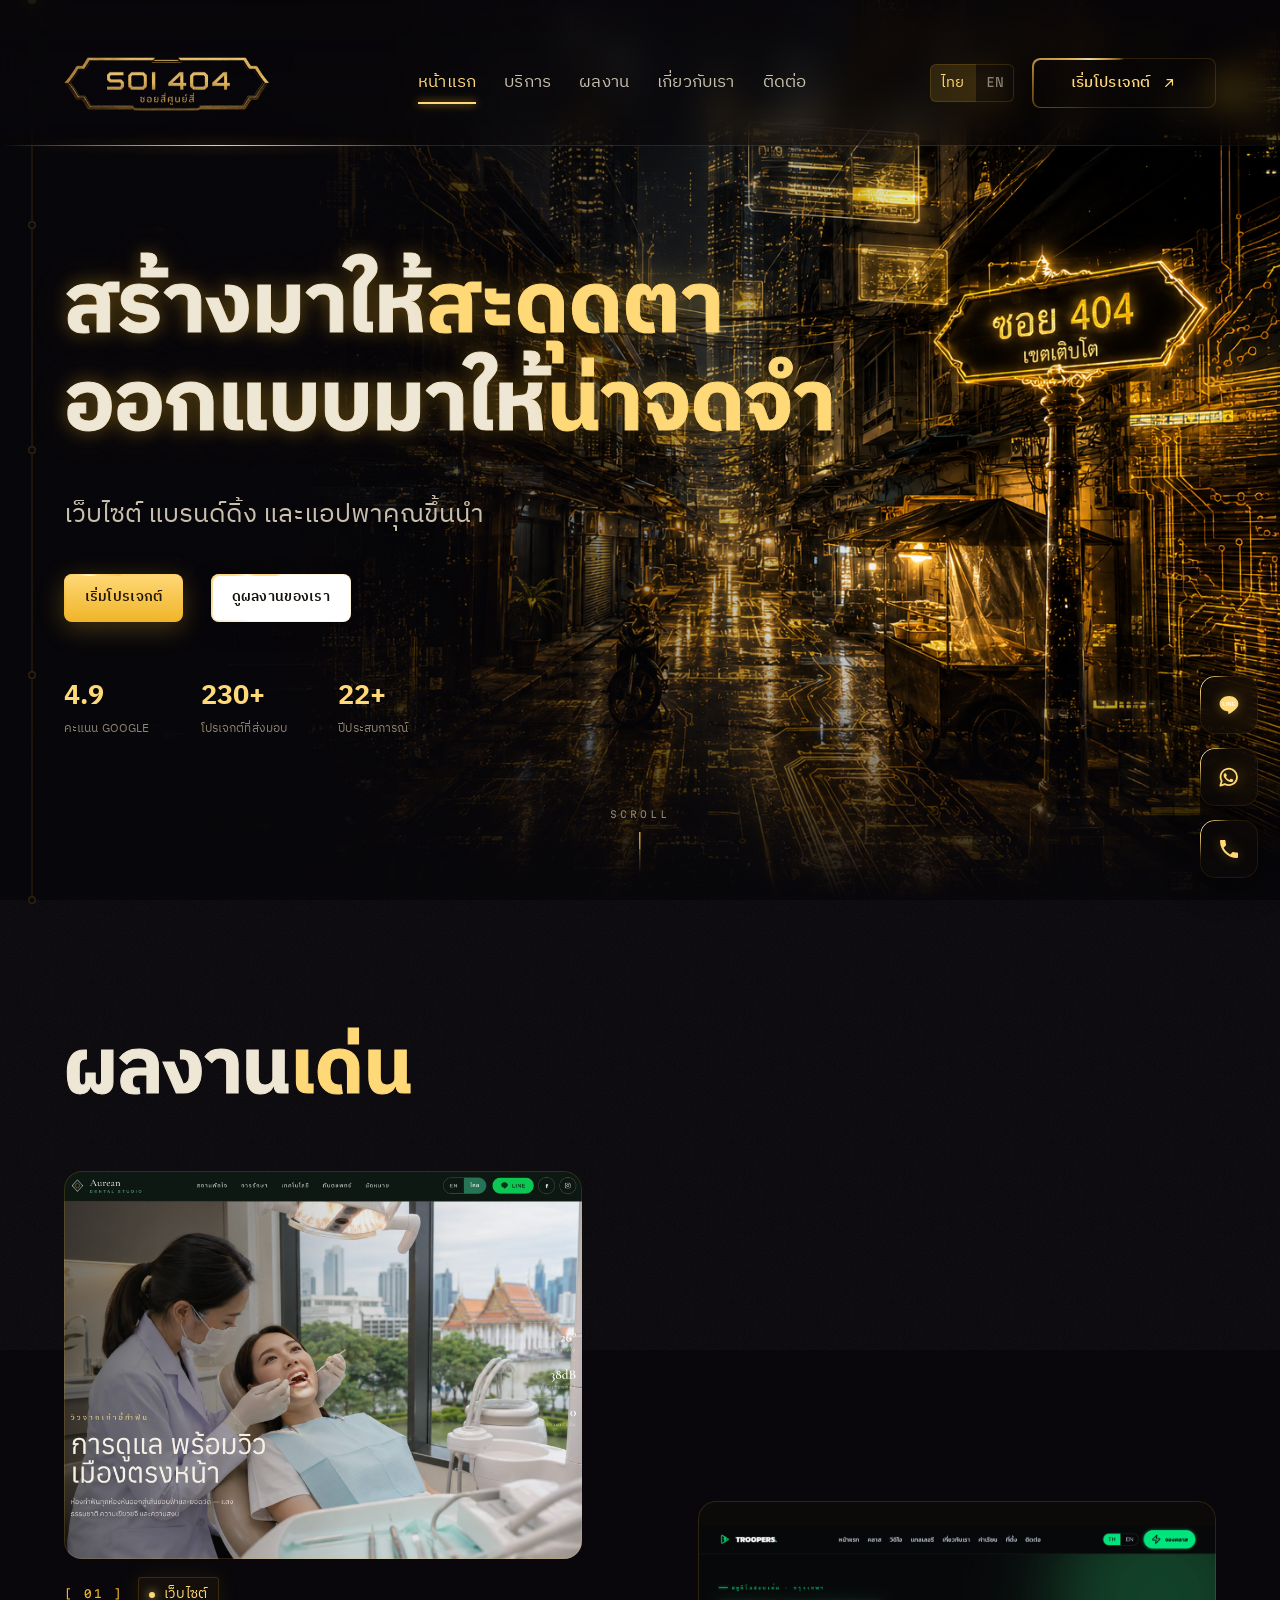
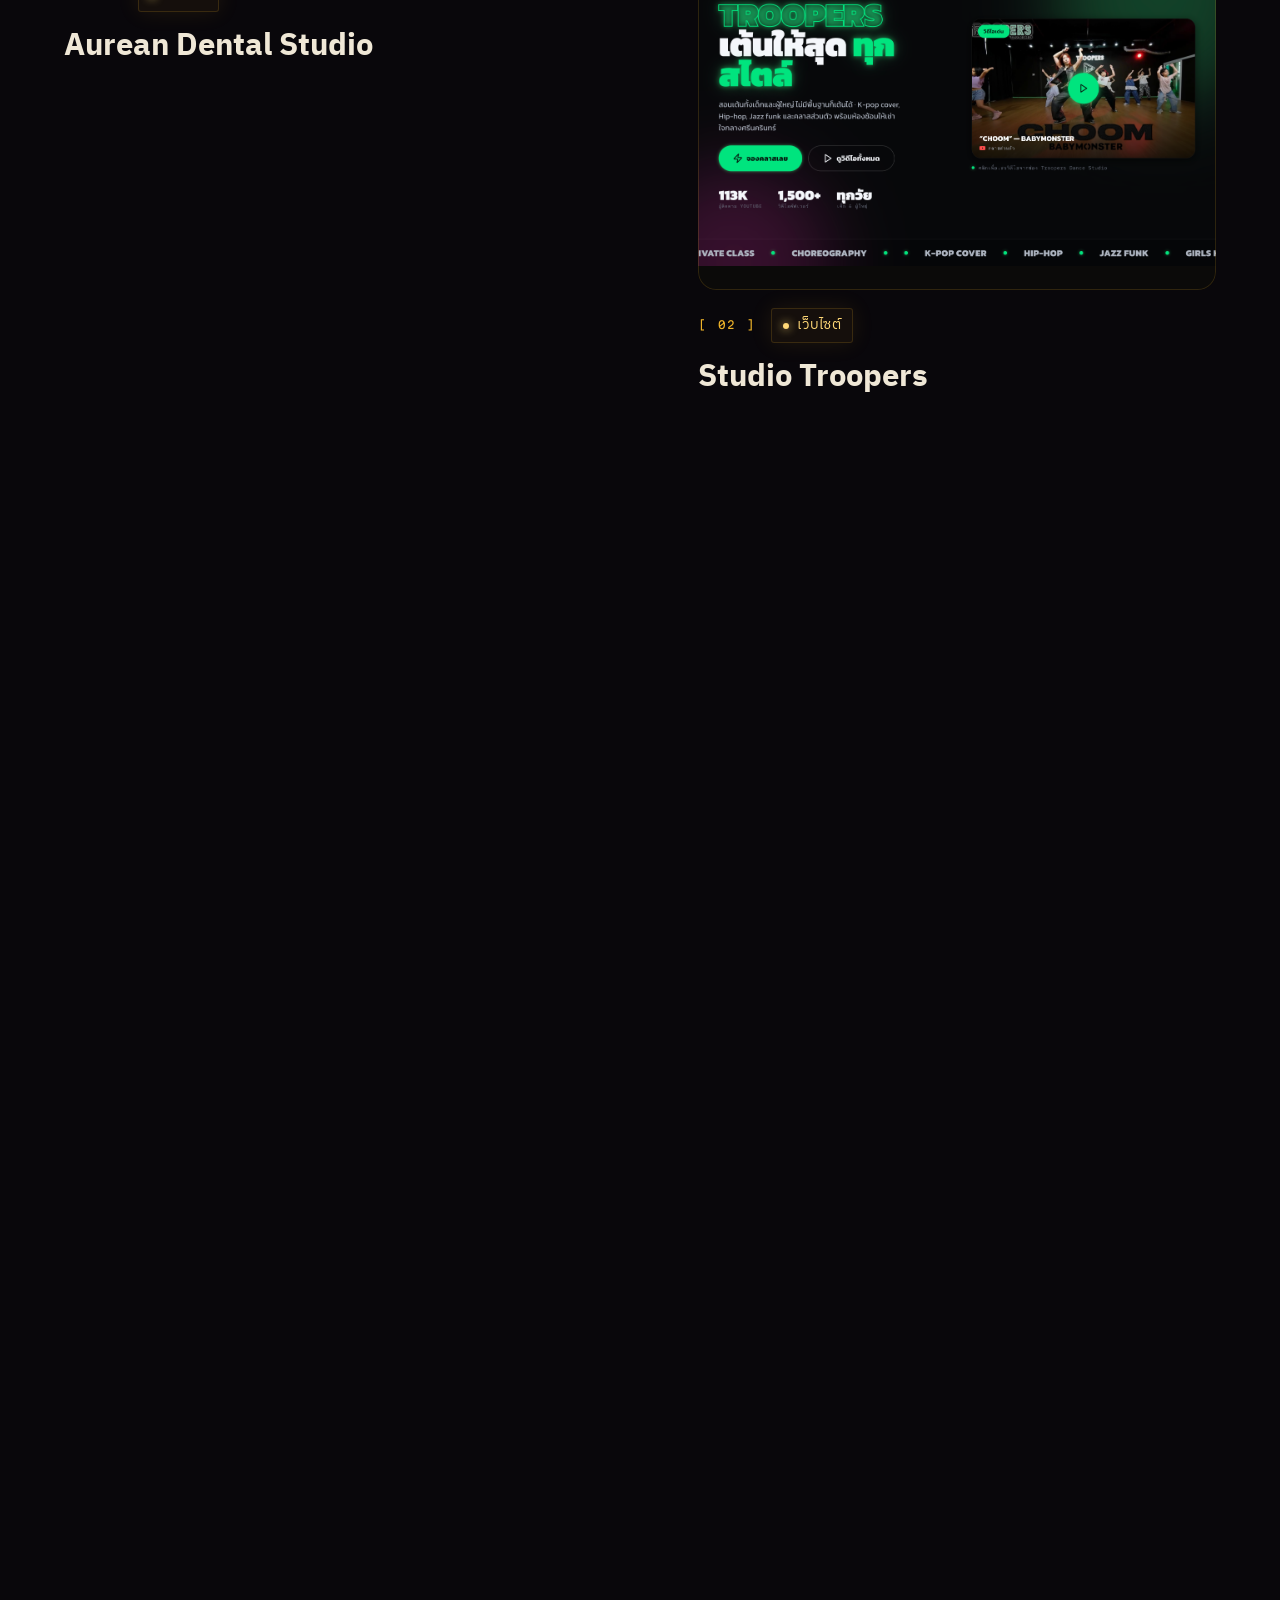
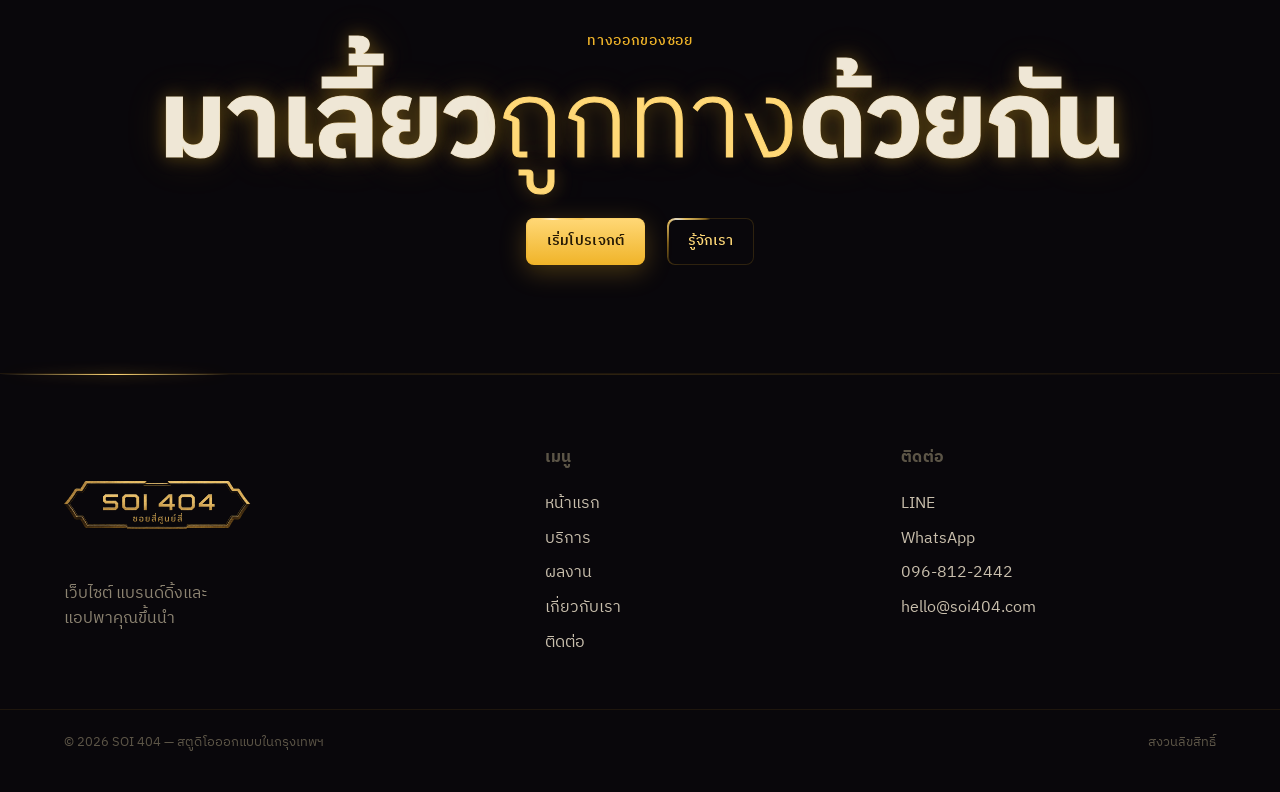
<file: index.html>
<!DOCTYPE html>
<html lang="th">
<head>
<meta charset="UTF-8">
<meta name="viewport" content="width=device-width, initial-scale=1">
<title>SOI 404 — เว็บไซต์และแบรนด์ดิ้ง · Bangkok</title>
<meta name="description" content="SOI 404 — a Bangkok web design & branding studio. Wrong turn, right studio.">
<link rel="preconnect" href="https://fonts.googleapis.com">
<link rel="preconnect" href="https://fonts.gstatic.com" crossorigin>
<link href="https://fonts.googleapis.com/css2?family=Archivo+Expanded:wght@500;600;700;800;900&family=Archivo:ital,wght@0,400;0,500;0,600;1,500&family=IBM+Plex+Sans+Thai:wght@300;400;500;600;700&family=Martian+Mono:wght@300;400;500;600&family=Anuphan:wght@200;300;400;500;600;700&family=Playfair+Display:ital,wght@1,400&family=Chakra+Petch:wght@400;500;600&display=swap" rel="stylesheet">
<link rel="stylesheet" href="base.css?v=2">
<link rel="stylesheet" href="pages.css?v=2">
<style id="font-experiment">
  /* (accent-word font now lives in pages.css, applied site-wide) */
</style>
</head>
<body data-page="home">

<main>
  <!-- ============ HERO ============ -->
  <section class="hero" data-screen-label="Home / Hero">
    <div class="hero__media">
      <div class="hero__ph"></div>
      <img class="hero__img" src="hero-alley.png" alt="A neon-lit Bangkok alley at night, threaded with glowing gold circuit traces, with a ซอย 404 street sign" loading="eager" fetchpriority="high">
    </div>
    <div class="hero__scrim"></div>
    <div class="hero__flick"></div>

    <div class="hero__inner wrap">
      <h1 class="rise d1 glitch" data-text="" data-html data-th='สร้างมาให้<span class="em f-seen pixword">สะดุดตา</span><br>ออกแบบมาให้<span class="em f-remembered pixword">น่าจดจำ</span>' data-en='Built to be <span class="em f-seen pixword">seen.</span><br>Designed to be <span class="em f-remembered pixword">remembered.</span>'>สร้างมาให้<span class="em f-seen pixword">สะดุดตา</span><br>ออกแบบมาให้<span class="em f-remembered pixword">น่าจดจำ</span></h1>
      <p class="hero__sub rise d2" data-th="เว็บไซต์ แบรนด์ดิ้ง และแอปพาคุณขึ้นนำ" data-en="Websites, branding, and apps to take the lead.">เว็บไซต์ แบรนด์ดิ้ง และแอปพาคุณขึ้นนำ</p>
      <div class="hero__cta rise d3">
        <a class="btn btn--solid" href="contact.html" data-th="เริ่มโปรเจกต์" data-en="Start a project">เริ่มโปรเจกต์</a>
        <a class="btn btn--white live" href="work.html" style="--bw:1.5px;border-radius:8px" data-th="ดูผลงานของเรา" data-en="View our work">ดูผลงานของเรา</a>
      </div>
      <div class="hero__stats rise d4">
        <div class="hero__stat"><b>4.9</b><span data-th="คะแนน Google" data-en="Google rating">คะแนน Google</span></div>
        <div class="hero__stat"><b>230+</b><span data-th="โปรเจกต์ที่ส่งมอบ" data-en="Projects delivered">โปรเจกต์ที่ส่งมอบ</span></div>
        <div class="hero__stat"><b>22+</b><span data-th="ปีประสบการณ์" data-en="Years experience">ปีประสบการณ์</span></div>
      </div>
    </div>

    <div class="hero__scroll"><span>SCROLL</span><i></i></div>
  </section>

  <!-- ============ WORK PREVIEW ============ -->
  <section class="section" data-screen-label="Home / Work preview" data-arc>
    <div class="wrap">
      <div class="head">
        <h2 class="rise d1" style="margin-top:18px" data-html data-th='ผลงาน<span class="it f-disc pixword">เด่น</span>' data-en='Featured <span class="it f-disc pixword">projects.</span>'>ผลงาน<span class="it f-disc pixword">เด่น</span></h2>
      </div>
      <div class="work-list">
        <a class="proj rise" href="work-aurean-dental.html" style="text-decoration:none;color:inherit">
          <div class="proj__frame live" style="--bw:1.5px">
            <img src="work-aurean.jpg" alt="Aurean Dental Studio — premium dental clinic website" loading="lazy">
            <span class="proj__explore" data-th="เปิดดู" data-en="Explore">เปิดดู</span>
          </div>
          <div class="proj__meta"><span class="proj__idx">[ 01 ]</span><span class="soi-sign" data-th="เว็บไซต์" data-en="Website">เว็บไซต์</span></div>
          <h3 data-th='Aurean Dental Studio' data-en='Aurean Dental Studio'>Aurean Dental Studio</h3>
        </a>
        <a class="proj rise" href="work-studio-troopers.html" style="text-decoration:none;color:inherit">
          <div class="proj__frame live" style="--bw:1.5px">
            <img src="work-troopers.png" alt="Studio Troopers — dance studio website" loading="lazy" style="object-fit:contain;background:#0b0a09">
            <span class="proj__explore" data-th="เปิดดู" data-en="Explore">เปิดดู</span>
          </div>
          <div class="proj__meta"><span class="proj__idx">[ 02 ]</span><span class="soi-sign" data-th="เว็บไซต์" data-en="Website">เว็บไซต์</span></div>
          <h3 data-th='Studio Troopers' data-en='Studio Troopers'>Studio Troopers</h3>
        </a>
      </div>
      <div class="rise" style="margin-top:60px;display:flex;justify-content:center"><a class="btn btn--ghost live" href="work.html" style="--bw:1.5px;border-radius:8px" data-th="ดูผลงานทั้งหมด" data-en="See all work">ดูผลงานทั้งหมด</a></div>
    </div>
  </section>

  <!-- ============ SERVICES PREVIEW ============ -->
  <section class="section services" data-screen-label="Home / Services preview" data-arc>
    <div class="wrap">
      <div class="head">
        <h2 class="rise d1" style="margin-top:18px" data-html data-th='สี่ศาสตร์ <span class="it f-disc pixword">หนึ่งทีม</span>' data-en='Four <span class="it f-disc pixword">crafts.</span> One team.'>สี่ศาสตร์ <span class="it f-disc pixword">หนึ่งทีม</span></h2>
        <p class="rise d2" style="max-width:none" data-th="ตั้งแต่แบรนด์ไปจนถึงอินเทอร์เฟซ — เราออกแบบและสร้างทุกชิ้นในที่เดียว" data-en="From brand to interface — we design and build it all, under one roof.">ตั้งแต่แบรนด์ไปจนถึงอินเทอร์เฟซ — เราออกแบบและสร้างทุกชิ้นในที่เดียว</p>
      </div>
      <div class="preview-grid">
        <a class="disc live rise" href="websites.html" style="--bw:1.5px;border-radius:14px">
          <div class="disc__bg"></div><span class="disc__num">01</span>
          <h3 data-th="เว็บไซต์" data-en="Websites">เว็บไซต์</h3>
          <p data-th="เว็บการตลาดและคอร์ปอเรตที่เร็วและพร้อมปิดการขาย" data-en="High-performance marketing & corporate sites, built to convert.">เว็บการตลาดและคอร์ปอเรตที่เร็วและพร้อมปิดการขาย</p>
        </a>
        <a class="disc live rise d1" href="branding.html" style="--bw:1.5px;border-radius:14px">
          <div class="disc__bg"></div><span class="disc__num">02</span>
          <h3 data-th="แบรนด์ดิ้ง" data-en="Branding">แบรนด์ดิ้ง</h3>
          <p data-th="อัตลักษณ์แบรนด์ตั้งแต่โลโก้ถึงดีไซน์ซิสเต็ม สม่ำเสมอทุกจุดสัมผัส" data-en="Brand identities from logo to design system — consistent everywhere.">อัตลักษณ์แบรนด์ตั้งแต่โลโก้ถึงดีไซน์ซิสเต็ม สม่ำเสมอทุกจุดสัมผัส</p>
        </a>
        <a class="disc live rise d2" href="social-media.html" style="--bw:1.5px;border-radius:14px">
          <div class="disc__bg"></div><span class="disc__num">03</span>
          <h3 data-th="โซเชียลมีเดีย" data-en="Social Media">โซเชียลมีเดีย</h3>
          <p data-th="คารูเซล อินโฟกราฟิก และหน้า link-in-bio ที่ออกแบบเอง — สร้างมาเพื่อให้ถูกแชร์" data-en="Carousels, infographics, and custom link-in-bio pages, designed to get shared.">คารูเซล อินโฟกราฟิก และหน้า link-in-bio ที่ออกแบบเอง — สร้างมาเพื่อให้ถูกแชร์</p>
        </a>
        <a class="disc live rise d3" href="services.html" style="--bw:1.5px;border-radius:14px">
          <div class="disc__bg"></div><span class="disc__num">04</span>
          <h3 data-th="กลยุทธ์ & ที่ปรึกษา" data-en="Strategy & Consulting">กลยุทธ์ & ที่ปรึกษา</h3>
          <p data-th="วางตำแหน่งแบรนด์และดิจิทัลสตราเทจีให้กลายเป็นความได้เปรียบ" data-en="Positioning & digital strategy that turns a brand into an advantage.">วางตำแหน่งแบรนด์และดิจิทัลสตราเทจีให้กลายเป็นความได้เปรียบ</p>
        </a>
      </div>
      <div class="rise d3" style="margin-top:40px"><a class="btn btn--ghost live" href="services.html" style="--bw:1.5px;border-radius:8px" data-th="ดูบริการทั้งหมด" data-en="All services">ดูบริการทั้งหมด</a></div>
    </div>
  </section>

  <!-- ============ CLOSING CTA ============ -->
  <section class="section" data-screen-label="Home / CTA" data-arc>
    <div class="wrap" style="text-align:center">
      <p class="eyebrow rise" data-th="ทางออกของซอย" data-en="End of the alley">ทางออกของซอย</p>
      <h2 class="display t-xxl rise d1 neon" style="margin:22px auto 0;max-width:16ch" data-html data-th='มาเลี้ยว<span class="gold-ink f-turn">ถูกทาง</span>ด้วยกัน' data-en='Take the <span class="gold-ink f-turn">right turn</span> with us.'>มาเลี้ยว<span class="gold-ink f-turn">ถูกทาง</span>ด้วยกัน</h2>
      <div class="rise d2" style="margin-top:40px;display:flex;gap:22px;justify-content:center;flex-wrap:wrap">
        <a class="btn btn--solid" href="contact.html" data-th="เริ่มโปรเจกต์" data-en="Start a project">เริ่มโปรเจกต์</a>
        <a class="btn btn--ghost live" href="about.html" style="--bw:1.5px;border-radius:8px" data-th="รู้จักเรา" data-en="About us">รู้จักเรา</a>
      </div>
    </div>
  </section>
</main>

<script src="electric.js?v=2"></script>
<script src="site.js?v=2"></script>
<script src="pixwords.js?v=2"></script>
</body>
</html>
</file>
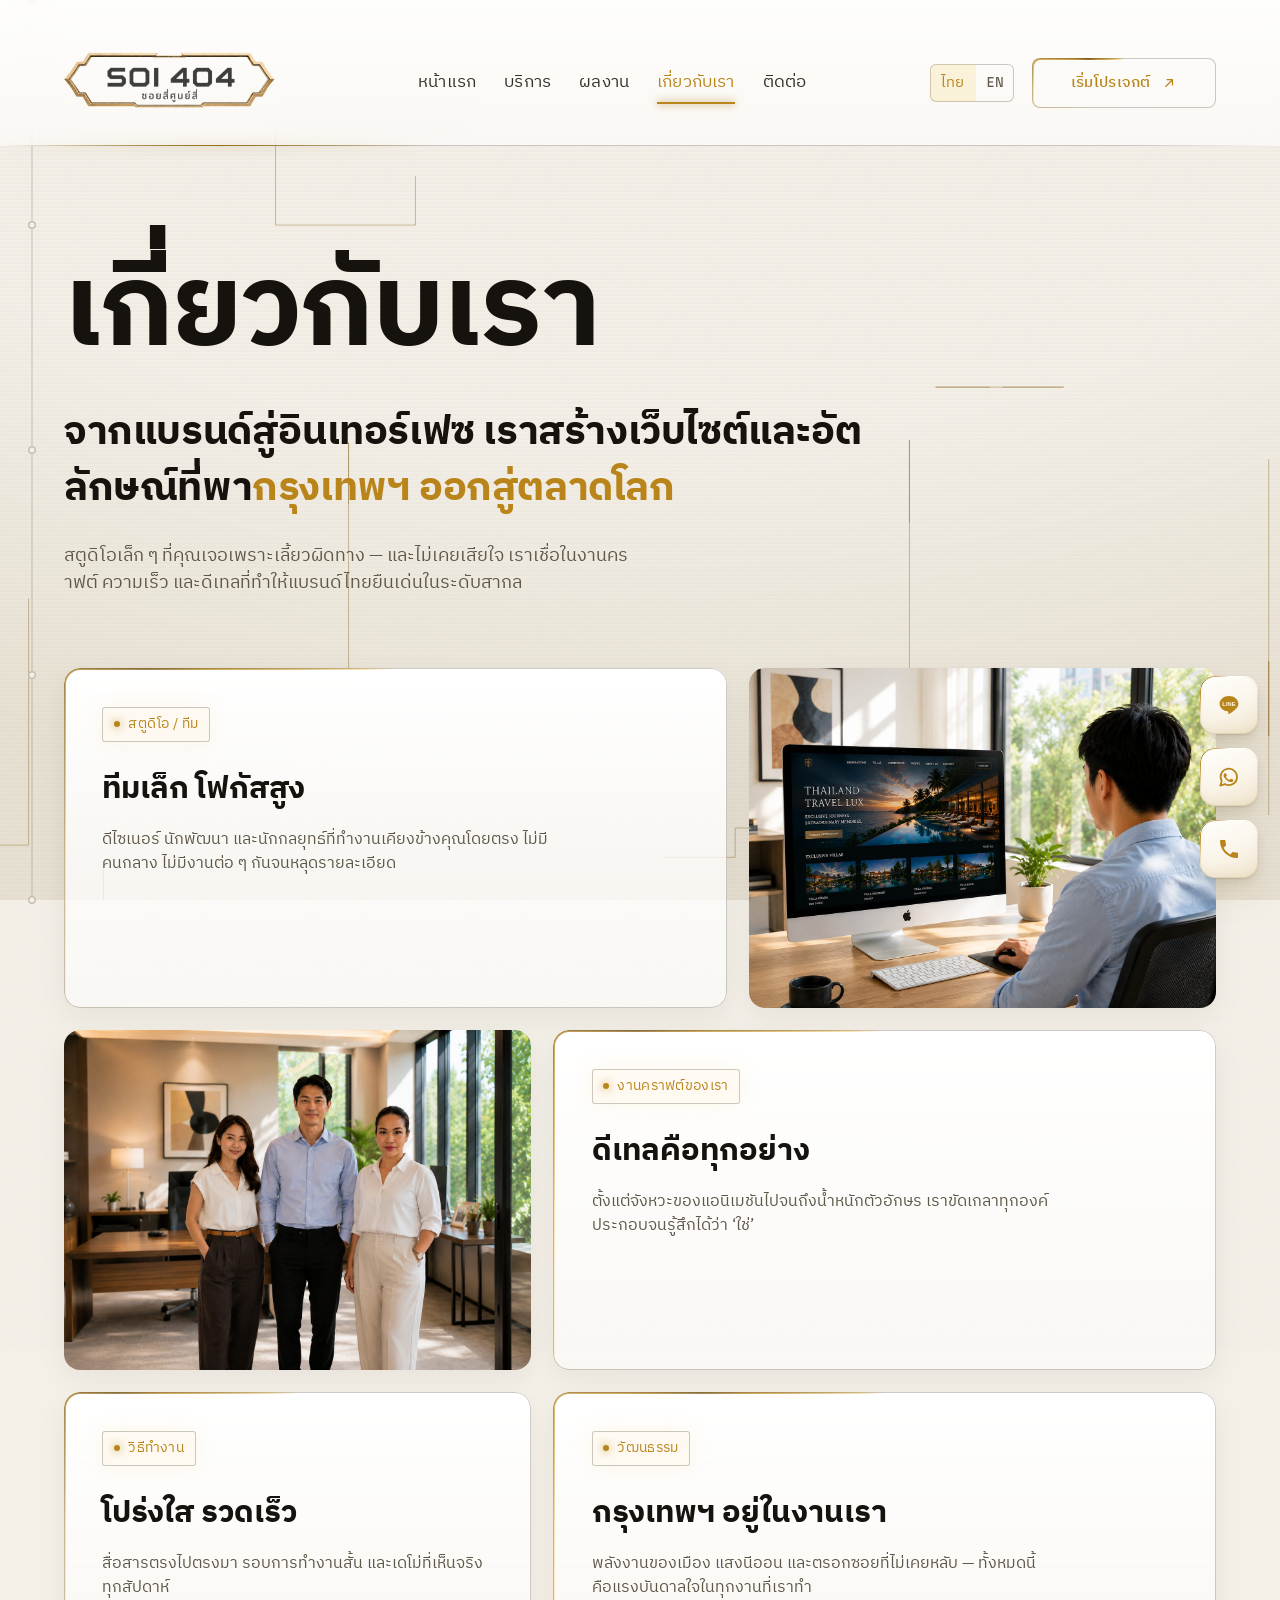
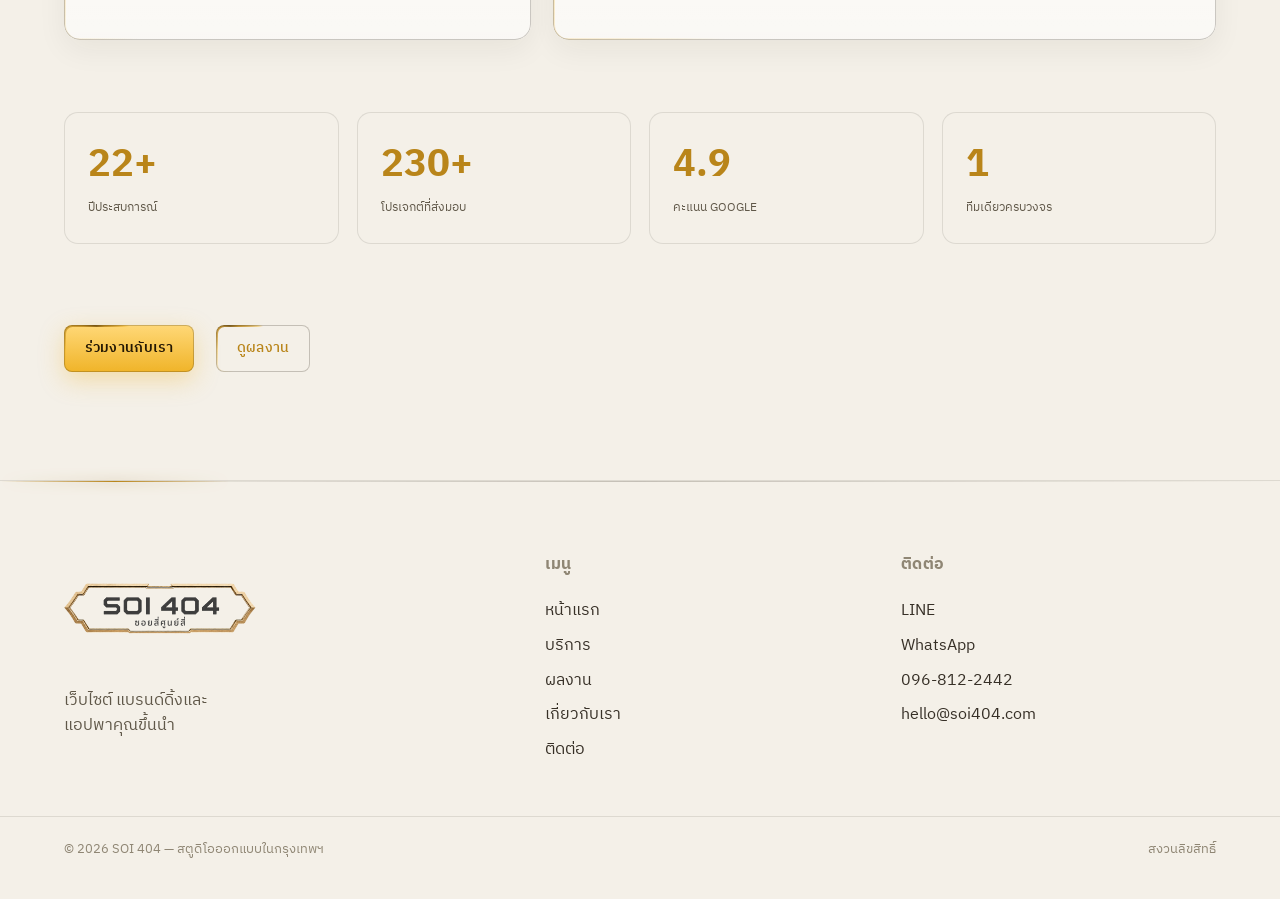
<file: about.html>
<!DOCTYPE html>
<html lang="th">
<head>
<meta charset="UTF-8">
<meta name="viewport" content="width=device-width, initial-scale=1">
<title>เกี่ยวกับเรา / About — SOI 404</title>
<meta name="description" content="A small Bangkok studio you find by taking the wrong turn — and never regret it.">
<link rel="preconnect" href="https://fonts.googleapis.com">
<link rel="preconnect" href="https://fonts.gstatic.com" crossorigin>
<link href="https://fonts.googleapis.com/css2?family=Archivo+Expanded:wght@500;600;700;800;900&family=Archivo:ital,wght@0,400;0,500;0,600;1,500&family=IBM+Plex+Sans+Thai:wght@300;400;500;600;700&family=Martian+Mono:wght@300;400;500;600&family=Anuphan:wght@200;300;400;500;600;700&family=Playfair+Display:ital,wght@1,400&family=Chakra+Petch:wght@400;500;600&display=swap" rel="stylesheet">
<link rel="stylesheet" href="base.css?v=2">
<link rel="stylesheet" href="pages.css?v=2">
<link rel="stylesheet" href="theme-light.css?v=2">
</head>
<body data-page="about" data-theme="light">

<main>
  <section class="section" style="padding-top:clamp(140px,20vh,220px)" data-screen-label="About / Header">
    <div class="wrap">
      <div class="head" style="margin-bottom:24px">
        <h2 class="rise d1 th-xl" style="margin-top:64px" data-html data-th='เกี่ยวกับเรา' data-en='About us'>เกี่ยวกับเรา</h2>
      </div>

      <div style="max-width:82ch">
        <p class="about-lead rise d1" data-html data-th='จากแบรนด์สู่อินเทอร์เฟซ เราสร้างเว็บไซต์และอัตลักษณ์ที่พา<span class="em">กรุงเทพฯ ออกสู่ตลาดโลก</span>' data-en='From brand to interface, we build websites and identities that carry <span class="em">Bangkok into the global market.</span>'>จากแบรนด์สู่อินเทอร์เฟซ เราสร้างเว็บไซต์และอัตลักษณ์ที่พา<span class="em">กรุงเทพฯ ออกสู่ตลาดโลก</span></p>
        <p class="rise d2" style="margin-top:26px;color:var(--muted);font-size:1.1rem;max-width:54ch" data-th="สตูดิโอเล็ก ๆ ที่คุณเจอเพราะเลี้ยวผิดทาง — และไม่เคยเสียใจ เราเชื่อในงานคราฟต์ ความเร็ว และดีเทลที่ทำให้แบรนด์ไทยยืนเด่นในระดับสากล" data-en="A small studio you find by taking the wrong turn — and never regret it. We believe in craft, speed, and the details that let Thai brands stand tall on a global stage.">สตูดิโอเล็ก ๆ ที่คุณเจอเพราะเลี้ยวผิดทาง — และไม่เคยเสียใจ เราเชื่อในงานคราฟต์ ความเร็ว และดีเทลที่ทำให้แบรนด์ไทยยืนเด่นในระดับสากล</p>
      </div>

      <!-- editorial cards -->
      <div class="about-grid">
        <article class="acard acard--a live rise" style="border-radius:16px;--bw:1.5px">
          <span class="soi-sign" data-th="สตูดิโอ / ทีม" data-en="Studio / Team">สตูดิโอ / ทีม</span>
          <h3 data-th="ทีมเล็ก โฟกัสสูง" data-en="A small team, fully focused">ทีมเล็ก โฟกัสสูง</h3>
          <p data-th="ดีไซเนอร์ นักพัฒนา และนักกลยุทธ์ที่ทำงานเคียงข้างคุณโดยตรง ไม่มีคนกลาง ไม่มีงานต่อ ๆ กันจนหลุดราย­ละเอียด" data-en="Designers, engineers, and strategists who work directly alongside you — no middlemen, no detail lost in handoff.">ดีไซเนอร์ นักพัฒนา และนักกลยุทธ์ที่ทำงานเคียงข้างคุณโดยตรง ไม่มีคนกลาง ไม่มีงานต่อ ๆ กันจนหลุดรายละเอียด</p>
        </article>

        <article class="acard acard--b rise d1" style="border-radius:16px;overflow:hidden;min-height:340px">
          <img src="about-studio.jpg" alt="Inside the SOI 404 studio" style="position:absolute;inset:0;width:100%;height:100%;object-fit:cover">
        </article>

        <article class="acard acard--c rise" style="border-radius:16px;overflow:hidden;min-height:340px">
          <img src="about-team.jpg" alt="The SOI 404 team" style="position:absolute;inset:0;width:100%;height:100%;object-fit:cover;object-position:center top">
        </article>

        <article class="acard acard--d live rise d1" style="border-radius:16px;--bw:1.5px">
          <span class="soi-sign" data-th="งานคราฟต์ของเรา" data-en="Our craft">งานคราฟต์ของเรา</span>
          <h3 data-th="ดีเทลคือทุกอย่าง" data-en="The detail is everything">ดีเทลคือทุกอย่าง</h3>
          <p data-th="ตั้งแต่จังหวะของแอนิเมชันไปจนถึงน้ำหนักตัวอักษร เราขัดเกลาทุกองค์ประกอบจนรู้สึกได้ว่า ‘ใช่’" data-en="From animation timing to type weight, we polish every element until it simply feels right.">ตั้งแต่จังหวะของแอนิเมชันไปจนถึงน้ำหนักตัวอักษร เราขัดเกลาทุกองค์ประกอบจนรู้สึกได้ว่า ‘ใช่’</p>
        </article>

        <article class="acard acard--c live rise" style="border-radius:16px;--bw:1.5px">
          <span class="soi-sign" data-th="วิธีทำงาน" data-en="How we work">วิธีทำงาน</span>
          <h3 data-th="โปร่งใส รวดเร็ว" data-en="Transparent & fast">โปร่งใส รวดเร็ว</h3>
          <p data-th="สื่อสารตรงไปตรงมา รอบการทำงานสั้น และเดโม่ที่เห็นจริงทุกสัปดาห์" data-en="Straight talk, short cycles, and a real demo you can touch every week.">สื่อสารตรงไปตรงมา รอบการทำงานสั้น และเดโม่ที่เห็นจริงทุกสัปดาห์</p>
        </article>

        <article class="acard acard--d live rise d1" style="border-radius:16px;--bw:1.5px">
          <span class="soi-sign" data-th="วัฒนธรรม" data-en="Culture">วัฒนธรรม</span>
          <h3 data-th="กรุงเทพฯ อยู่ในงานเรา" data-en="Bangkok runs through it">กรุงเทพฯ อยู่ในงานเรา</h3>
          <p data-th="พลังงานของเมือง แสงนีออน และตรอกซอยที่ไม่เคยหลับ — ทั้งหมดนี้คือแรงบันดาลใจในทุกงานที่เราทำ" data-en="The energy of the city, the neon, the alleys that never sleep — all of it is the spark behind everything we make.">พลังงานของเมือง แสงนีออน และตรอกซอยที่ไม่เคยหลับ — ทั้งหมดนี้คือแรงบันดาลใจในทุกงานที่เราทำ</p>
        </article>
      </div>

      <!-- values / numbers -->
      <div class="stat-strip" data-arc>
        <div class="s rise"><b>22+</b><span data-th="ปีประสบการณ์" data-en="Years experience">ปีประสบการณ์</span></div>
        <div class="s rise d1"><b>230+</b><span data-th="โปรเจกต์ที่ส่งมอบ" data-en="Projects delivered">โปรเจกต์ที่ส่งมอบ</span></div>
        <div class="s rise d2"><b>4.9</b><span data-th="คะแนน Google" data-en="Google rating">คะแนน Google</span></div>
        <div class="s rise d3"><b>1</b><span data-th="ทีมเดียวครบวงจร" data-en="One full-stack team">ทีมเดียวครบวงจร</span></div>
      </div>

      <div class="rise" style="margin-top:clamp(60px,9vh,110px);display:flex;gap:22px;flex-wrap:wrap;align-items:center">
        <a class="btn btn--solid" href="contact.html" data-th="ร่วมงานกับเรา" data-en="Work with us">ร่วมงานกับเรา</a>
        <a class="btn btn--ghost live" href="work.html" style="--bw:1.5px;border-radius:8px" data-th="ดูผลงาน" data-en="See the work">ดูผลงาน</a>
      </div>
    </div>
  </section>
</main>

<script src="electric.js?v=2"></script>
<script src="site.js?v=2"></script>
</body>
</html>
</file>
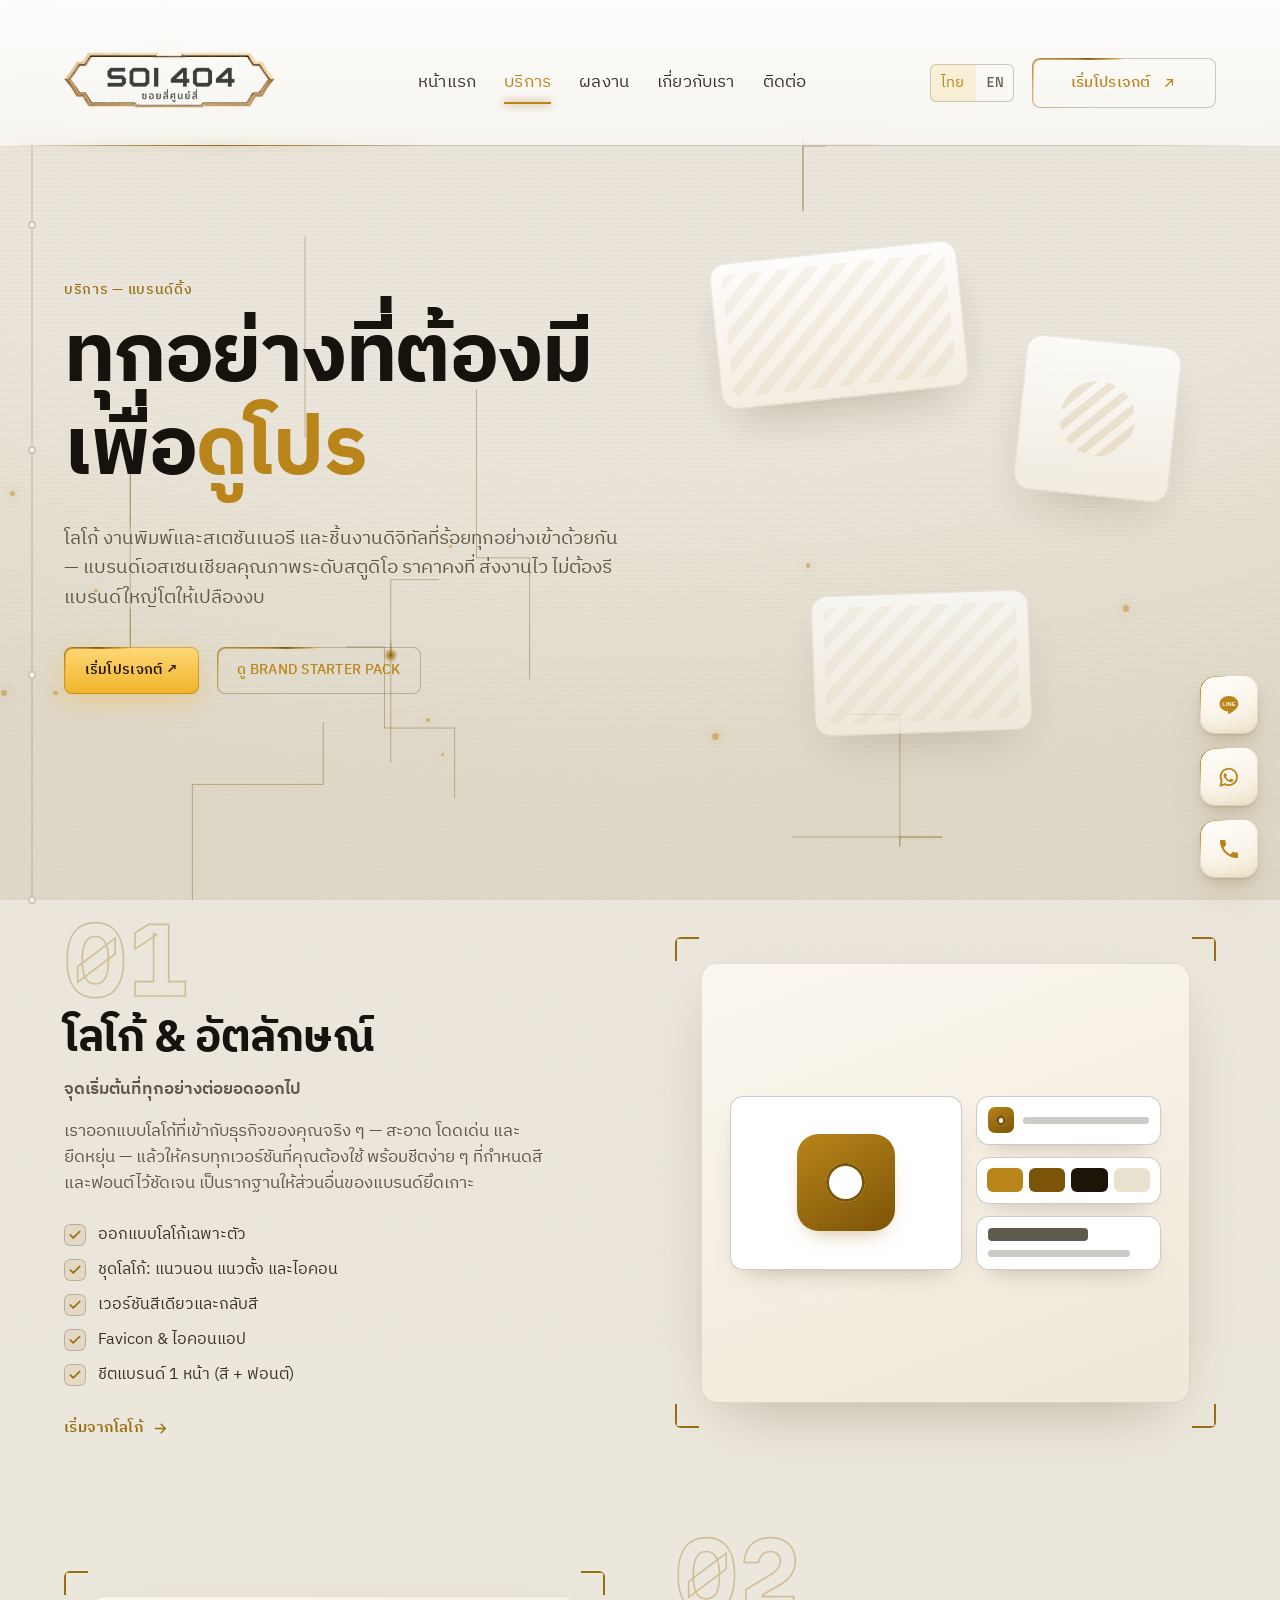
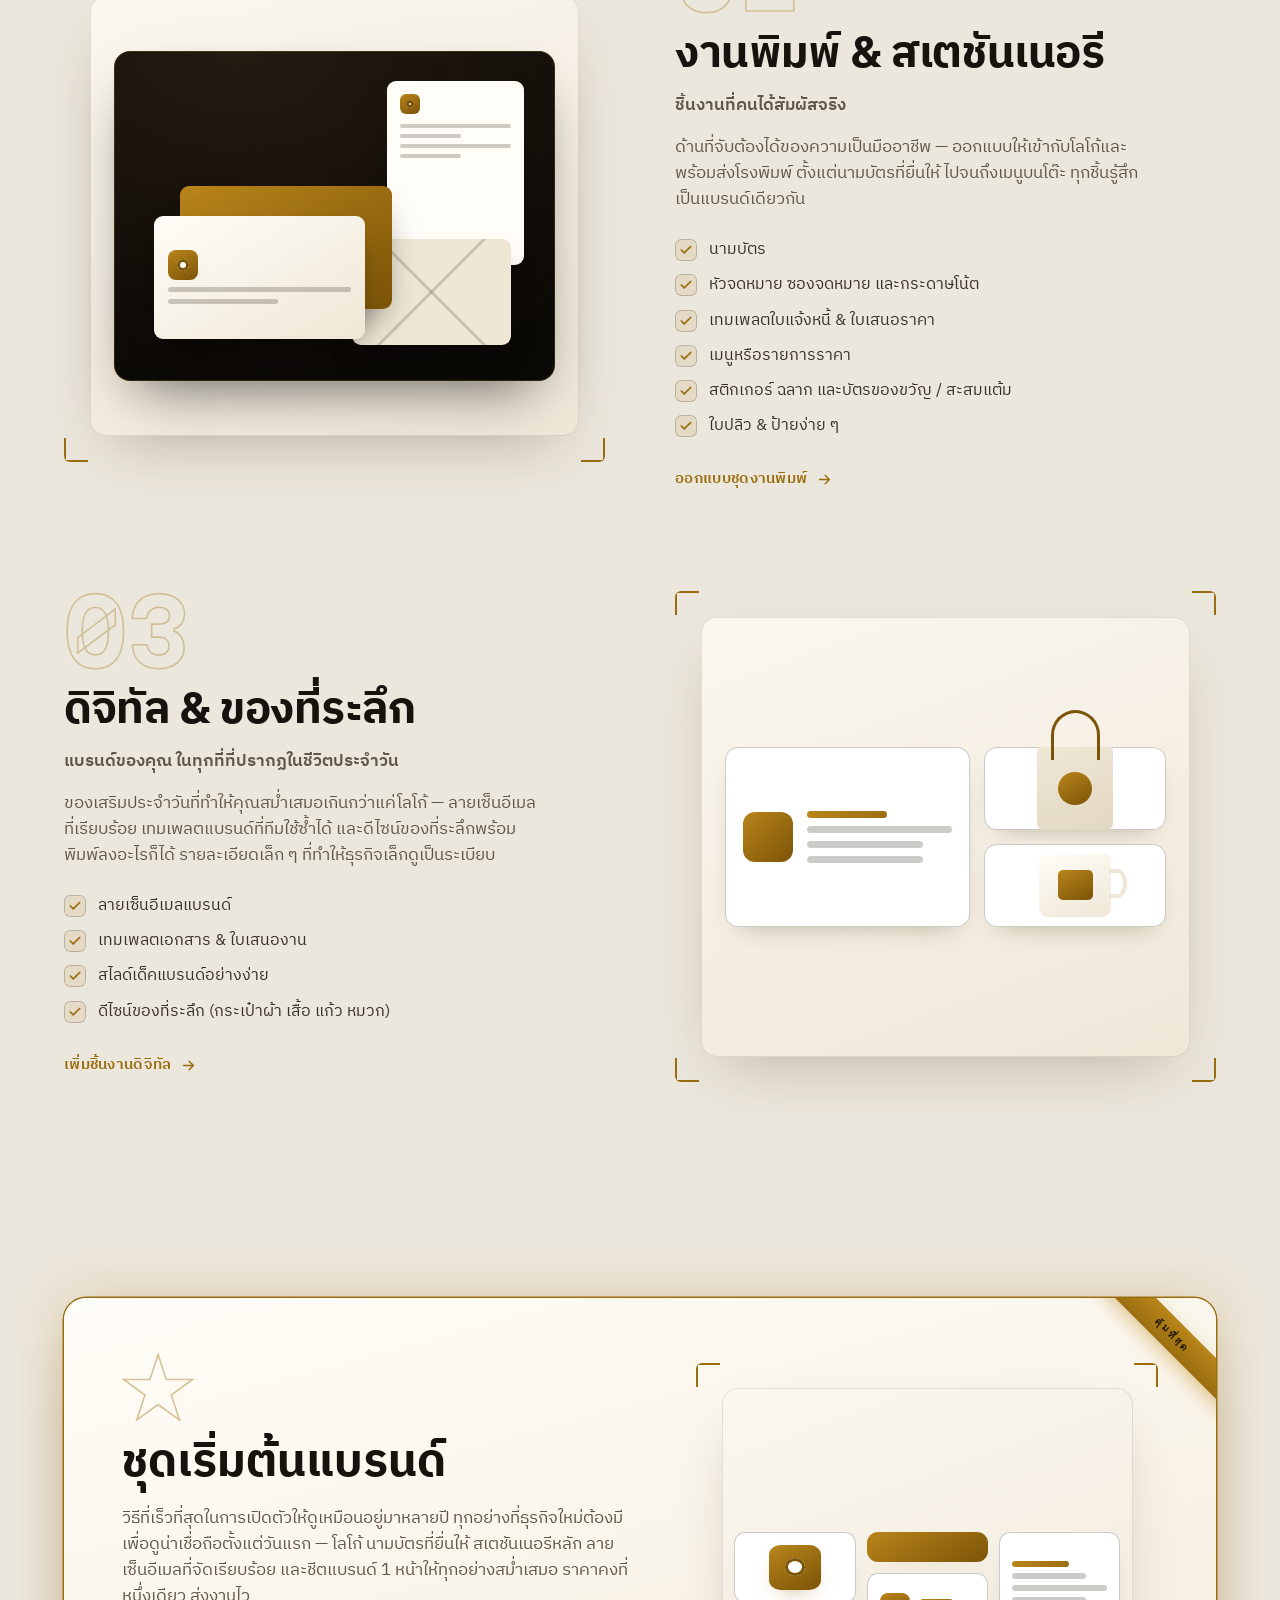
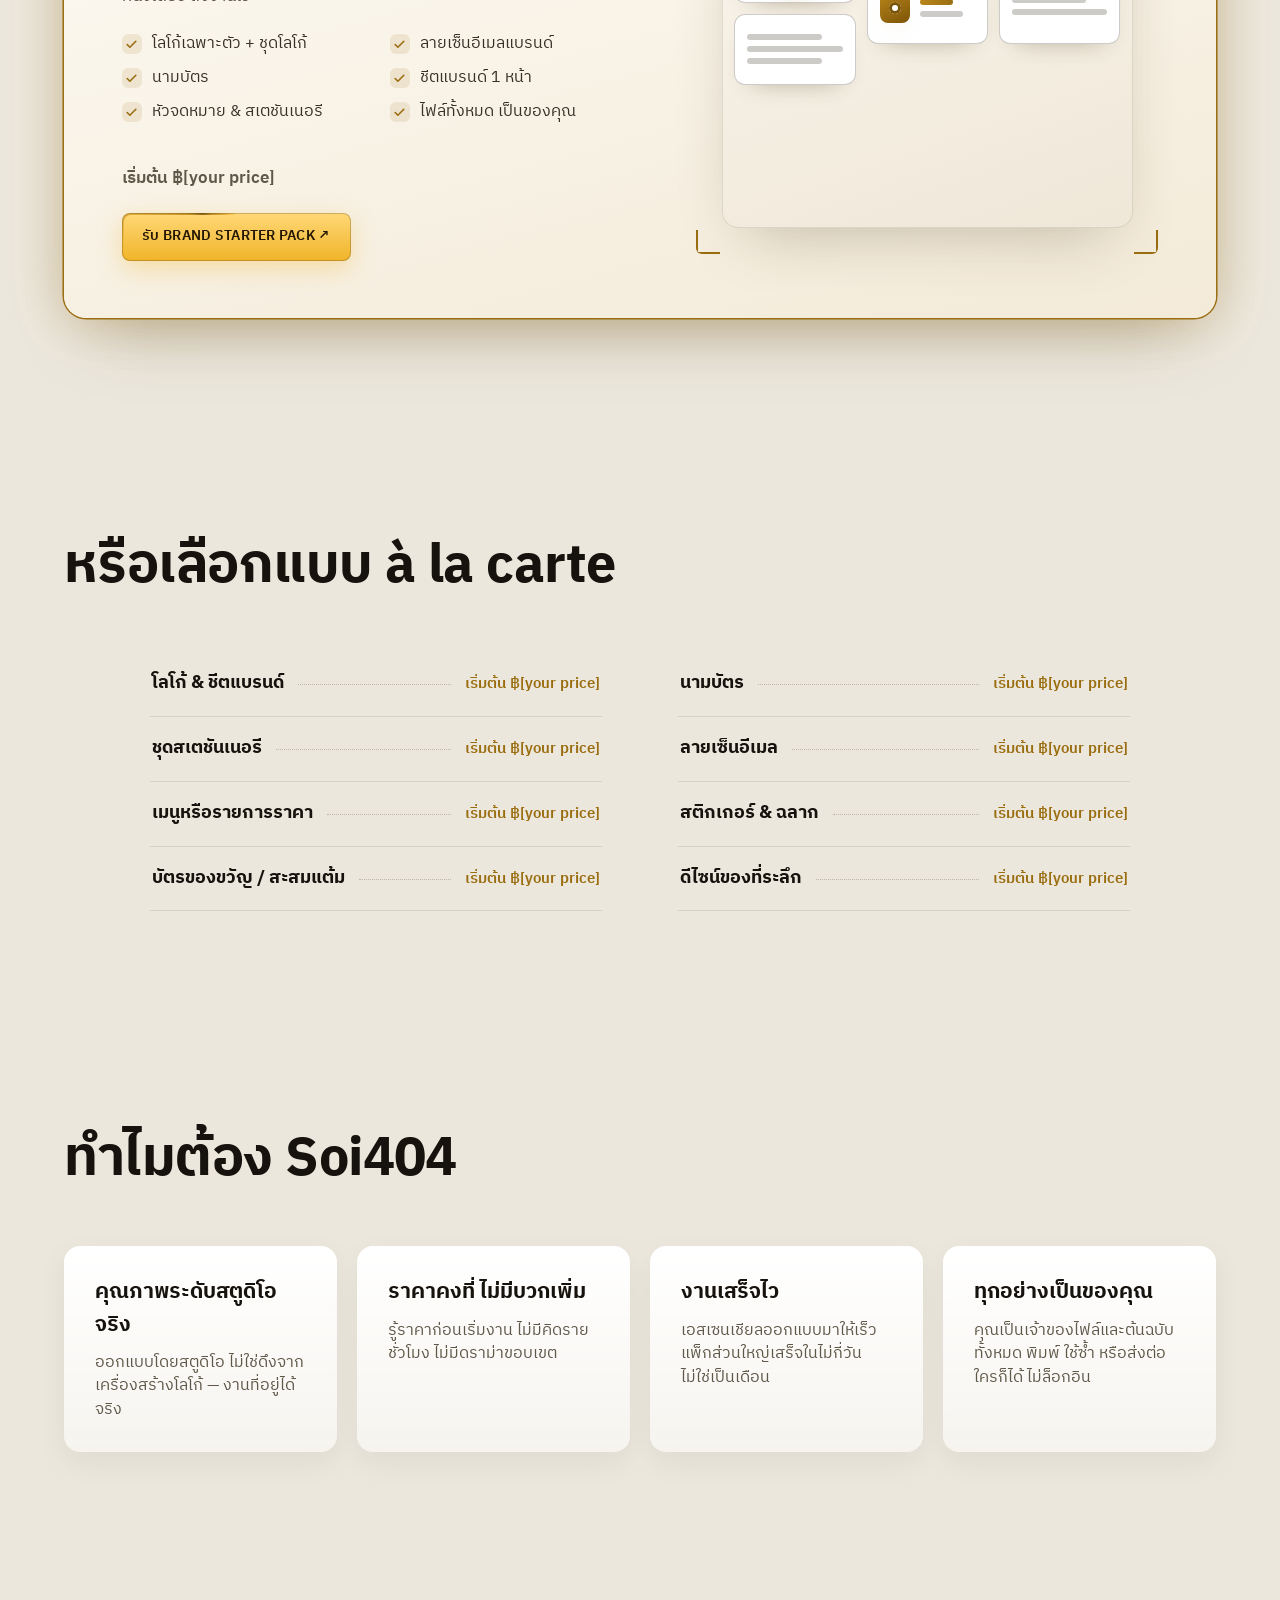
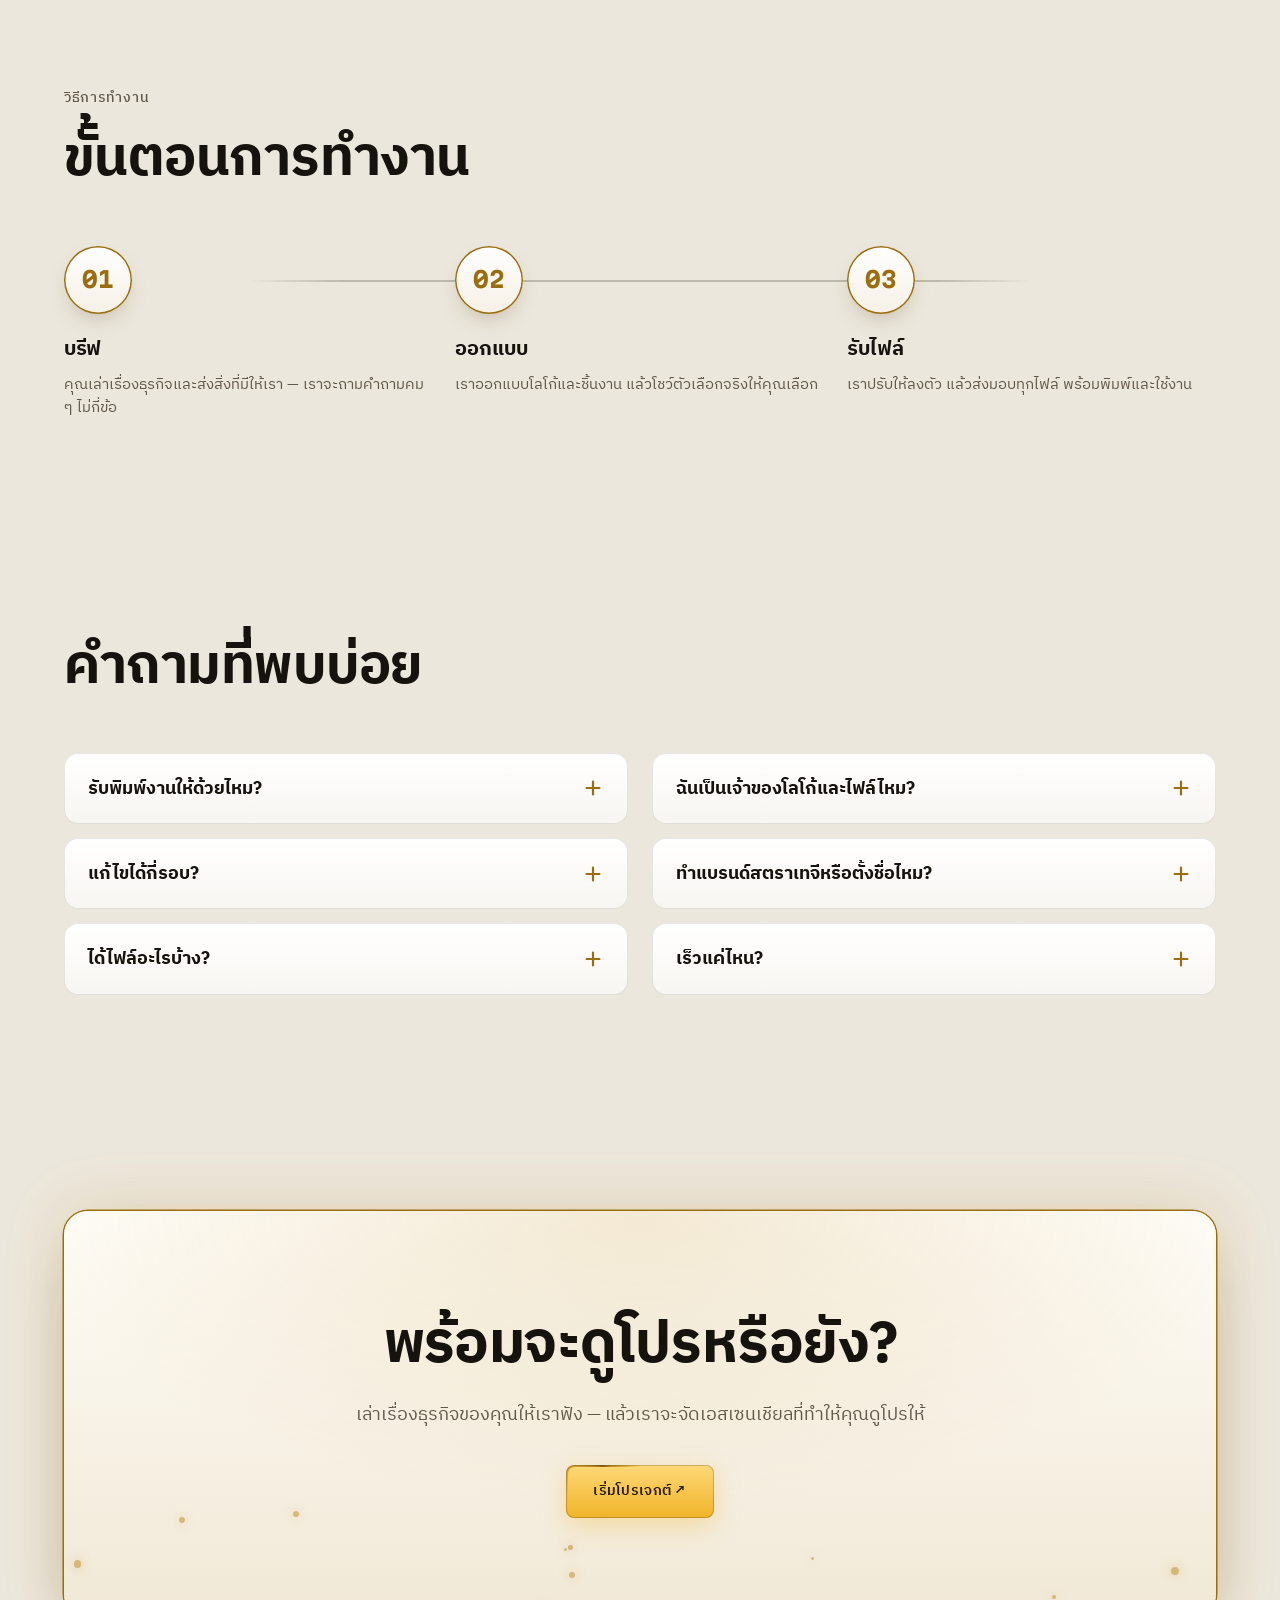
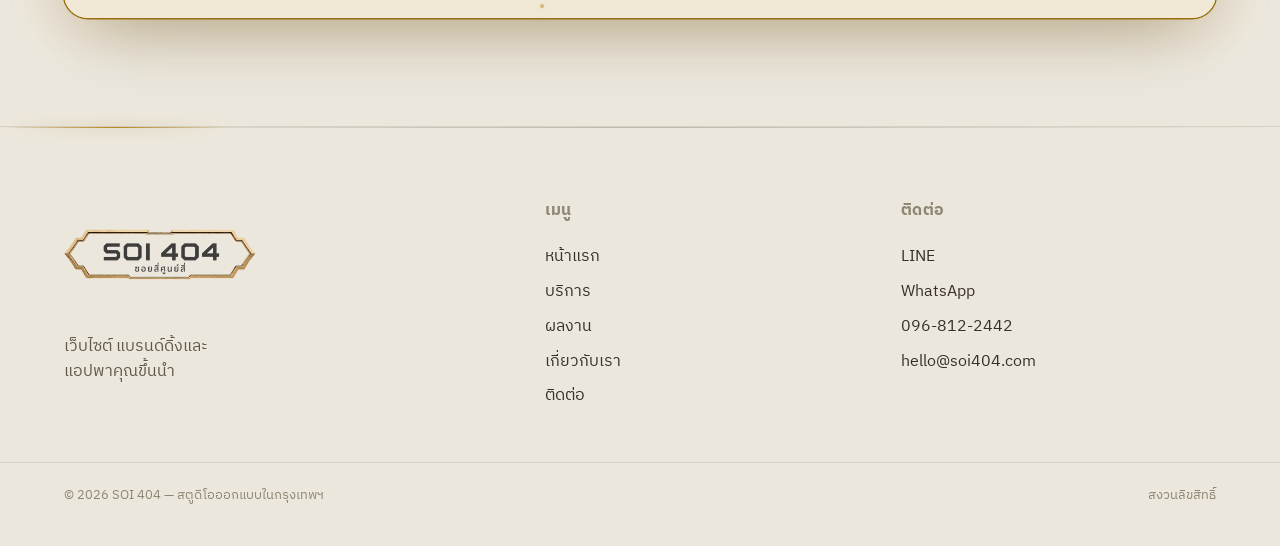
<file: branding.html>
<!DOCTYPE html>
<html lang="th">
<head>
<meta charset="UTF-8">
<meta name="viewport" content="width=device-width, initial-scale=1">
<title>แบรนด์ดิ้ง / Branding — SOI 404</title>
<meta name="description" content="Branding essentials — logo & identity, print & stationery, digital & merch. Studio-quality brand basics at a fixed price, delivered fast.">
<link rel="preconnect" href="https://fonts.googleapis.com">
<link rel="preconnect" href="https://fonts.gstatic.com" crossorigin>
<link href="https://fonts.googleapis.com/css2?family=Archivo+Expanded:wght@500;600;700;800;900&family=Archivo:ital,wght@0,400;0,500;0,600;1,500&family=IBM+Plex+Sans+Thai:wght@300;400;500;600;700&family=Martian+Mono:wght@300;400;500;600&family=Anuphan:wght@200;300;400;500;600;700&family=Playfair+Display:ital,wght@1,400&family=Chakra+Petch:wght@400;500;600&display=swap" rel="stylesheet">
<link rel="stylesheet" href="base.css?v=2">
<link rel="stylesheet" href="pages.css?v=2">
<link rel="stylesheet" href="theme-light.css?v=2">
<link rel="stylesheet" href="social.css?v=2">
<link rel="stylesheet" href="branding.css?v=2">
</head>
<body data-page="services" data-theme="light">

<main>

  <!-- ===== HERO ===== -->
  <section class="sm-hero" data-screen-label="Branding / Hero">
    <div class="sm-orbs" aria-hidden="true"></div>
    <div class="wrap">
      <div class="sm-hero__grid">
        <div class="sm-hero__copy rise">
          <p class="eyebrow" data-th="บริการ — แบรนด์ดิ้ง" data-en="Services — Branding">บริการ — แบรนด์ดิ้ง</p>
          <h1 data-html data-th='ทุกอย่างที่ต้องมีเพื่อ<span class="it">ดูโปร</span>' data-en='Everything you need to <span class="it">look the part.</span>'>ทุกอย่างที่ต้องมีเพื่อ<span class="it">ดูโปร</span></h1>
          <p class="sm-hero__sub" data-th="โลโก้ งานพิมพ์และสเตชันเนอรี และชิ้นงานดิจิทัลที่ร้อยทุกอย่างเข้าด้วยกัน — แบรนด์เอสเซนเชียลคุณภาพระดับสตูดิโอ ราคาคงที่ ส่งงานไว ไม่ต้องรีแบรนด์ใหญ่โตให้เปลืองงบ" data-en="Logos, print and stationery, and the digital pieces that tie it all together — studio-quality brand essentials at a fixed price, delivered fast. No bloated agency rebrand required.">โลโก้ งานพิมพ์และสเตชันเนอรี และชิ้นงานดิจิทัลที่ร้อยทุกอย่างเข้าด้วยกัน — แบรนด์เอสเซนเชียลคุณภาพระดับสตูดิโอ ราคาคงที่ ส่งงานไว ไม่ต้องรีแบรนด์ใหญ่โตให้เปลืองงบ</p>
          <div class="sm-hero__cta">
            <a class="btn btn--solid" href="contact.html" data-th="เริ่มโปรเจกต์ ↗" data-en="Start a project ↗">เริ่มโปรเจกต์ ↗</a>
            <a class="btn btn--ghost live" href="#starter" style="--bw:1.5px;border-radius:8px" data-th="ดู Brand Starter Pack" data-en="See the Brand Starter Pack">ดู Brand Starter Pack</a>
          </div>
        </div>
        <div class="sm-hero__art rise d1" aria-hidden="true">
          <div class="float fl-a"></div>
          <div class="float fl-b"></div>
          <div class="float fl-c"></div>
        </div>
      </div>
    </div>
  </section>

  <!-- ===== CATEGORIES 01–03 (zig-zag) ===== -->
  <section class="section" data-screen-label="Branding / Categories" data-arc>
    <div class="wrap">
      <div class="sm-rows">

        <!-- 01 — Logo & Identity -->
        <article class="sm-row">
          <div class="sm-row__copy rise">
            <span class="sm-row__num">01</span>
            <h3 class="sm-row__name" data-th="โลโก้ & อัตลักษณ์" data-en="Logo & Identity">โลโก้ & อัตลักษณ์</h3>
            <p class="sm-row__tag" data-th="จุดเริ่มต้นที่ทุกอย่างต่อยอดออกไป" data-en="The mark everything else is built on.">จุดเริ่มต้นที่ทุกอย่างต่อยอดออกไป</p>
            <p data-th="เราออกแบบโลโก้ที่เข้ากับธุรกิจของคุณจริง ๆ — สะอาด โดดเด่น และยืดหยุ่น — แล้วให้ครบทุกเวอร์ชันที่คุณต้องใช้ พร้อมชีตง่าย ๆ ที่กำหนดสีและฟอนต์ไว้ชัดเจน เป็นรากฐานให้ส่วนอื่นของแบรนด์ยึดเกาะ" data-en="We design a logo that actually fits your business — clean, distinctive, and versatile — then give you every version you'll need and a simple sheet that pins down your colours and fonts. It's the foundation the rest of your brand hangs off.">เราออกแบบโลโก้ที่เข้ากับธุรกิจของคุณจริง ๆ — สะอาด โดดเด่น และยืดหยุ่น — แล้วให้ครบทุกเวอร์ชันที่คุณต้องใช้ พร้อมชีตง่าย ๆ ที่กำหนดสีและฟอนต์ไว้ชัดเจน เป็นรากฐานให้ส่วนอื่นของแบรนด์ยึดเกาะ</p>
            <ul class="sm-incl">
              <li data-th="ออกแบบโลโก้เฉพาะตัว" data-en="Custom logo design">ออกแบบโลโก้เฉพาะตัว</li>
              <li data-th="ชุดโลโก้: แนวนอน แนวตั้ง และไอคอน" data-en="Logo pack: horizontal, stacked & icon-only">ชุดโลโก้: แนวนอน แนวตั้ง และไอคอน</li>
              <li data-th="เวอร์ชันสีเดียวและกลับสี" data-en="One-colour and reversed versions">เวอร์ชันสีเดียวและกลับสี</li>
              <li data-th="Favicon & ไอคอนแอป" data-en="Favicon & app icon">Favicon & ไอคอนแอป</li>
              <li data-th="ชีตแบรนด์ 1 หน้า (สี + ฟอนต์)" data-en="A one-page brand sheet (colours + fonts)">ชีตแบรนด์ 1 หน้า (สี + ฟอนต์)</li>
            </ul>
            <a class="sm-link" href="contact.html" data-html data-th='เริ่มจากโลโก้ <svg viewBox="0 0 24 24" fill="none" stroke="currentColor" stroke-width="2" stroke-linecap="round" stroke-linejoin="round"><path d="M5 12h14M13 6l6 6-6 6"/></svg>' data-en='Start with a logo <svg viewBox="0 0 24 24" fill="none" stroke="currentColor" stroke-width="2" stroke-linecap="round" stroke-linejoin="round"><path d="M5 12h14M13 6l6 6-6 6"/></svg>'>เริ่มจากโลโก้ <svg viewBox="0 0 24 24" fill="none" stroke="currentColor" stroke-width="2" stroke-linecap="round" stroke-linejoin="round"><path d="M5 12h14M13 6l6 6-6 6"/></svg></a>
          </div>
          <div class="sm-row__art rise d1">
            <div class="frame"><div class="mk">
              <div class="br-sheet">
                <div class="br-tile br-sheet__main"><div class="br-glyph"></div></div>
                <div class="br-sheet__side">
                  <div class="br-tile br-var"><div class="br-glyph"></div><i></i></div>
                  <div class="br-tile br-swatch"><i></i><i></i><i></i><i></i></div>
                  <div class="br-tile br-type"><b></b><span></span></div>
                </div>
              </div>
            </div></div>
          </div>
        </article>

        <!-- 02 — Print & Stationery -->
        <article class="sm-row">
          <div class="sm-row__copy rise">
            <span class="sm-row__num">02</span>
            <h3 class="sm-row__name" data-th="งานพิมพ์ & สเตชันเนอรี" data-en="Print & Stationery">งานพิมพ์ & สเตชันเนอรี</h3>
            <p class="sm-row__tag" data-th="ชิ้นงานที่คนได้สัมผัสจริง" data-en="The pieces people actually hold.">ชิ้นงานที่คนได้สัมผัสจริง</p>
            <p data-th="ด้านที่จับต้องได้ของความเป็นมืออาชีพ — ออกแบบให้เข้ากับโลโก้และพร้อมส่งโรงพิมพ์ ตั้งแต่นามบัตรที่ยื่นให้ ไปจนถึงเมนูบนโต๊ะ ทุกชิ้นรู้สึกเป็นแบรนด์เดียวกัน" data-en="The tangible side of looking professional — designed to match your logo and ready to send to the printer. From the card you hand over to the menu on the table, every piece feels like part of the same brand.">ด้านที่จับต้องได้ของความเป็นมืออาชีพ — ออกแบบให้เข้ากับโลโก้และพร้อมส่งโรงพิมพ์ ตั้งแต่นามบัตรที่ยื่นให้ ไปจนถึงเมนูบนโต๊ะ ทุกชิ้นรู้สึกเป็นแบรนด์เดียวกัน</p>
            <ul class="sm-incl">
              <li data-th="นามบัตร" data-en="Business cards">นามบัตร</li>
              <li data-th="หัวจดหมาย ซองจดหมาย และกระดาษโน้ต" data-en="Letterhead, envelopes & compliment slips">หัวจดหมาย ซองจดหมาย และกระดาษโน้ต</li>
              <li data-th="เทมเพลตใบแจ้งหนี้ & ใบเสนอราคา" data-en="Invoice & quote templates">เทมเพลตใบแจ้งหนี้ & ใบเสนอราคา</li>
              <li data-th="เมนูหรือรายการราคา" data-en="Menu or price list">เมนูหรือรายการราคา</li>
              <li data-th="สติกเกอร์ ฉลาก และบัตรของขวัญ / สะสมแต้ม" data-en="Stickers, labels & gift / loyalty cards">สติกเกอร์ ฉลาก และบัตรของขวัญ / สะสมแต้ม</li>
              <li data-th="ใบปลิว & ป้ายง่าย ๆ" data-en="Flyers & simple signage">ใบปลิว & ป้ายง่าย ๆ</li>
            </ul>
            <a class="sm-link" href="contact.html" data-html data-th='ออกแบบชุดงานพิมพ์ <svg viewBox="0 0 24 24" fill="none" stroke="currentColor" stroke-width="2" stroke-linecap="round" stroke-linejoin="round"><path d="M5 12h14M13 6l6 6-6 6"/></svg>' data-en='Design my print set <svg viewBox="0 0 24 24" fill="none" stroke="currentColor" stroke-width="2" stroke-linecap="round" stroke-linejoin="round"><path d="M5 12h14M13 6l6 6-6 6"/></svg>'>ออกแบบชุดงานพิมพ์ <svg viewBox="0 0 24 24" fill="none" stroke="currentColor" stroke-width="2" stroke-linecap="round" stroke-linejoin="round"><path d="M5 12h14M13 6l6 6-6 6"/></svg></a>
          </div>
          <div class="sm-row__art rise d1">
            <div class="frame"><div class="mk">
              <div class="br-flat">
                <div class="letter"><div class="br-glyph"></div><i></i><i class="s"></i><i></i><i class="s"></i></div>
                <div class="env"></div>
                <div class="card back"></div>
                <div class="card"><div class="br-glyph"></div><i></i><i class="s"></i></div>
              </div>
            </div></div>
          </div>
        </article>

        <!-- 03 — Digital & Merch -->
        <article class="sm-row">
          <div class="sm-row__copy rise">
            <span class="sm-row__num">03</span>
            <h3 class="sm-row__name" data-th="ดิจิทัล & ของที่ระลึก" data-en="Digital & Merch">ดิจิทัล & ของที่ระลึก</h3>
            <p class="sm-row__tag" data-th="แบรนด์ของคุณ ในทุกที่ที่ปรากฏในชีวิตประจำวัน" data-en="Your brand, everywhere it shows up day to day.">แบรนด์ของคุณ ในทุกที่ที่ปรากฏในชีวิตประจำวัน</p>
            <p data-th="ของเสริมประจำวันที่ทำให้คุณสม่ำเสมอเกินกว่าแค่โลโก้ — ลายเซ็นอีเมลที่เรียบร้อย เทมเพลตแบรนด์ที่ทีมใช้ซ้ำได้ และดีไซน์ของที่ระลึกพร้อมพิมพ์ลงอะไรก็ได้ รายละเอียดเล็ก ๆ ที่ทำให้ธุรกิจเล็กดูเป็นระเบียบ" data-en="The everyday extras that keep you consistent beyond the logo — a tidy email signature, branded templates your team can reuse, and merch designs ready to print on whatever you like. Small touches that make a small business look buttoned-up.">ของเสริมประจำวันที่ทำให้คุณสม่ำเสมอเกินกว่าแค่โลโก้ — ลายเซ็นอีเมลที่เรียบร้อย เทมเพลตแบรนด์ที่ทีมใช้ซ้ำได้ และดีไซน์ของที่ระลึกพร้อมพิมพ์ลงอะไรก็ได้ รายละเอียดเล็ก ๆ ที่ทำให้ธุรกิจเล็กดูเป็นระเบียบ</p>
            <ul class="sm-incl">
              <li data-th="ลายเซ็นอีเมลแบรนด์" data-en="Branded email signature">ลายเซ็นอีเมลแบรนด์</li>
              <li data-th="เทมเพลตเอกสาร & ใบเสนองาน" data-en="Document & proposal templates">เทมเพลตเอกสาร & ใบเสนองาน</li>
              <li data-th="สไลด์เด็คแบรนด์อย่างง่าย" data-en="A simple branded slide deck">สไลด์เด็คแบรนด์อย่างง่าย</li>
              <li data-th="ดีไซน์ของที่ระลึก (กระเป๋าผ้า เสื้อ แก้ว หมวก)" data-en="Merch designs (tote, tee, mug, cap)">ดีไซน์ของที่ระลึก (กระเป๋าผ้า เสื้อ แก้ว หมวก)</li>
            </ul>
            <a class="sm-link" href="contact.html" data-html data-th='เพิ่มชิ้นงานดิจิทัล <svg viewBox="0 0 24 24" fill="none" stroke="currentColor" stroke-width="2" stroke-linecap="round" stroke-linejoin="round"><path d="M5 12h14M13 6l6 6-6 6"/></svg>' data-en='Add the digital pieces <svg viewBox="0 0 24 24" fill="none" stroke="currentColor" stroke-width="2" stroke-linecap="round" stroke-linejoin="round"><path d="M5 12h14M13 6l6 6-6 6"/></svg>'>เพิ่มชิ้นงานดิจิทัล <svg viewBox="0 0 24 24" fill="none" stroke="currentColor" stroke-width="2" stroke-linecap="round" stroke-linejoin="round"><path d="M5 12h14M13 6l6 6-6 6"/></svg></a>
          </div>
          <div class="sm-row__art rise d1">
            <div class="frame"><div class="mk">
              <div class="br-digi">
                <div class="br-sig">
                  <div class="br-sig__av"></div>
                  <div class="br-sig__lines"><i class="g"></i><i></i><i class="s"></i><i class="s"></i></div>
                </div>
                <div class="br-merch">
                  <div><div class="br-tote"></div></div>
                  <div><div class="br-mug"></div></div>
                </div>
              </div>
            </div></div>
          </div>
        </article>

      </div>
    </div>
  </section>

  <!-- ===== FEATURED — BRAND STARTER PACK ===== -->
  <section class="section" id="starter" data-screen-label="Branding / Starter Pack">
    <div class="wrap">
      <div class="sm-bundle rise">
        <span class="ribbon" data-th="คุ้มที่สุด" data-en="BEST VALUE">คุ้มที่สุด</span>
        <div class="sm-bundle__grid">
          <div>
            <span class="sm-bundle__num">★</span>
            <h2 data-th="ชุดเริ่มต้นแบรนด์" data-en="The Brand Starter Pack">ชุดเริ่มต้นแบรนด์</h2>
            <p data-th="วิธีที่เร็วที่สุดในการเปิดตัวให้ดูเหมือนอยู่มาหลายปี ทุกอย่างที่ธุรกิจใหม่ต้องมีเพื่อดูน่าเชื่อถือตั้งแต่วันแรก — โลโก้ นามบัตรที่ยื่นให้ สเตชันเนอรีหลัก ลายเซ็นอีเมลที่จัดเรียบร้อย และชีตแบรนด์ 1 หน้าให้ทุกอย่างสม่ำเสมอ ราคาคงที่หนึ่งเดียว ส่งงานไว" data-en="The fastest way to launch looking like you've been around for years. Everything a new business actually needs to look credible from day one — your logo, the cards you'll hand out, your core stationery, a sorted email signature, and a one-page brand sheet so it all stays consistent. One fixed price, one quick turnaround.">วิธีที่เร็วที่สุดในการเปิดตัวให้ดูเหมือนอยู่มาหลายปี ทุกอย่างที่ธุรกิจใหม่ต้องมีเพื่อดูน่าเชื่อถือตั้งแต่วันแรก — โลโก้ นามบัตรที่ยื่นให้ สเตชันเนอรีหลัก ลายเซ็นอีเมลที่จัดเรียบร้อย และชีตแบรนด์ 1 หน้าให้ทุกอย่างสม่ำเสมอ ราคาคงที่หนึ่งเดียว ส่งงานไว</p>
            <ul class="sm-bundle__incl">
              <li data-th="โลโก้เฉพาะตัว + ชุดโลโก้" data-en="Custom logo + logo pack">โลโก้เฉพาะตัว + ชุดโลโก้</li>
              <li data-th="นามบัตร" data-en="Business cards">นามบัตร</li>
              <li data-th="หัวจดหมาย & สเตชันเนอรี" data-en="Letterhead & stationery">หัวจดหมาย & สเตชันเนอรี</li>
              <li data-th="ลายเซ็นอีเมลแบรนด์" data-en="Branded email signature">ลายเซ็นอีเมลแบรนด์</li>
              <li data-th="ชีตแบรนด์ 1 หน้า" data-en="One-page brand sheet">ชีตแบรนด์ 1 หน้า</li>
              <li data-th="ไฟล์ทั้งหมด เป็นของคุณ" data-en="All files, yours to keep">ไฟล์ทั้งหมด เป็นของคุณ</li>
            </ul>
            <p class="br-price" data-th="เริ่มต้น ฿[your price]" data-en="From ฿[your price]">เริ่มต้น ฿[your price]</p>
            <a class="btn btn--solid" href="contact.html" data-th="รับ Brand Starter Pack ↗" data-en="Get the Brand Starter Pack ↗">รับ Brand Starter Pack ↗</a>
          </div>
          <div class="sm-row__art">
            <div class="frame"><div class="mk">
              <div class="br-spread">
                <div class="logo"><div class="br-glyph"></div></div>
                <div class="card"></div>
                <div class="sheet"><i class="g"></i><i class="s"></i><i></i><i class="s"></i><i></i></div>
                <div class="sig"><div class="br-glyph"></div><div class="sig__lines"><i class="g"></i><i class="s"></i></div></div>
                <div class="letter"><i class="s"></i><i></i><i class="s"></i></div>
              </div>
            </div></div>
          </div>
        </div>
      </div>
    </div>
  </section>

  <!-- ===== À LA CARTE MENU ===== -->
  <section class="section" data-screen-label="Branding / À la carte">
    <div class="wrap">
      <div class="head">
        <h2 class="rise" style="font-size:clamp(2rem,4.4vw,3.4rem)" data-th="หรือเลือกแบบ à la carte" data-en="Or pick à la carte">หรือเลือกแบบ à la carte</h2>
      </div>
      <div class="br-menu rise d1">
        <div class="br-menu__item"><span class="br-menu__name" data-th="โลโก้ & ชีตแบรนด์" data-en="Logo & brand sheet">โลโก้ & ชีตแบรนด์</span><span class="br-menu__dot"></span><span class="br-menu__price" data-th="เริ่มต้น ฿[your price]" data-en="From ฿[your price]">เริ่มต้น ฿[your price]</span></div>
        <div class="br-menu__item"><span class="br-menu__name" data-th="นามบัตร" data-en="Business cards">นามบัตร</span><span class="br-menu__dot"></span><span class="br-menu__price" data-th="เริ่มต้น ฿[your price]" data-en="From ฿[your price]">เริ่มต้น ฿[your price]</span></div>
        <div class="br-menu__item"><span class="br-menu__name" data-th="ชุดสเตชันเนอรี" data-en="Stationery set">ชุดสเตชันเนอรี</span><span class="br-menu__dot"></span><span class="br-menu__price" data-th="เริ่มต้น ฿[your price]" data-en="From ฿[your price]">เริ่มต้น ฿[your price]</span></div>
        <div class="br-menu__item"><span class="br-menu__name" data-th="ลายเซ็นอีเมล" data-en="Email signature">ลายเซ็นอีเมล</span><span class="br-menu__dot"></span><span class="br-menu__price" data-th="เริ่มต้น ฿[your price]" data-en="From ฿[your price]">เริ่มต้น ฿[your price]</span></div>
        <div class="br-menu__item"><span class="br-menu__name" data-th="เมนูหรือรายการราคา" data-en="Menu or price list">เมนูหรือรายการราคา</span><span class="br-menu__dot"></span><span class="br-menu__price" data-th="เริ่มต้น ฿[your price]" data-en="From ฿[your price]">เริ่มต้น ฿[your price]</span></div>
        <div class="br-menu__item"><span class="br-menu__name" data-th="สติกเกอร์ & ฉลาก" data-en="Stickers & labels">สติกเกอร์ & ฉลาก</span><span class="br-menu__dot"></span><span class="br-menu__price" data-th="เริ่มต้น ฿[your price]" data-en="From ฿[your price]">เริ่มต้น ฿[your price]</span></div>
        <div class="br-menu__item"><span class="br-menu__name" data-th="บัตรของขวัญ / สะสมแต้ม" data-en="Gift / loyalty cards">บัตรของขวัญ / สะสมแต้ม</span><span class="br-menu__dot"></span><span class="br-menu__price" data-th="เริ่มต้น ฿[your price]" data-en="From ฿[your price]">เริ่มต้น ฿[your price]</span></div>
        <div class="br-menu__item"><span class="br-menu__name" data-th="ดีไซน์ของที่ระลึก" data-en="Merch design">ดีไซน์ของที่ระลึก</span><span class="br-menu__dot"></span><span class="br-menu__price" data-th="เริ่มต้น ฿[your price]" data-en="From ฿[your price]">เริ่มต้น ฿[your price]</span></div>
      </div>
    </div>
  </section>

  <!-- ===== WHY US ===== -->
  <section class="section" data-screen-label="Branding / Why" data-arc>
    <div class="wrap">
      <div class="head">
        <h2 class="rise" style="font-size:clamp(2rem,4.4vw,3.4rem)" data-th="ทำไมต้อง Soi404" data-en="Why Soi404">ทำไมต้อง Soi404</h2>
      </div>
      <div class="sm-why">
        <div class="acard rise">
          <h3 data-th="คุณภาพระดับสตูดิโอจริง" data-en="Real studio quality">คุณภาพระดับสตูดิโอจริง</h3>
          <p data-th="ออกแบบโดยสตูดิโอ ไม่ใช่ดึงจากเครื่องสร้างโลโก้ — งานที่อยู่ได้จริง" data-en="Designed by a studio, not pulled from a logo generator — work that actually holds up.">ออกแบบโดยสตูดิโอ ไม่ใช่ดึงจากเครื่องสร้างโลโก้ — งานที่อยู่ได้จริง</p>
        </div>
        <div class="acard rise d1">
          <h3 data-th="ราคาคงที่ ไม่มีบวกเพิ่ม" data-en="Fixed price, no surprises">ราคาคงที่ ไม่มีบวกเพิ่ม</h3>
          <p data-th="รู้ราคาก่อนเริ่มงาน ไม่มีคิดรายชั่วโมง ไม่มีดราม่าขอบเขต" data-en="You know the cost before we start. No hourly creep, no scope drama.">รู้ราคาก่อนเริ่มงาน ไม่มีคิดรายชั่วโมง ไม่มีดราม่าขอบเขต</p>
        </div>
        <div class="acard rise d2">
          <h3 data-th="งานเสร็จไว" data-en="Fast turnaround">งานเสร็จไว</h3>
          <p data-th="เอสเซนเชียลออกแบบมาให้เร็ว แพ็กส่วนใหญ่เสร็จในไม่กี่วัน ไม่ใช่เป็นเดือน" data-en="Essentials are quick by design — most packs land in days, not months.">เอสเซนเชียลออกแบบมาให้เร็ว แพ็กส่วนใหญ่เสร็จในไม่กี่วัน ไม่ใช่เป็นเดือน</p>
        </div>
        <div class="acard rise d3">
          <h3 data-th="ทุกอย่างเป็นของคุณ" data-en="Everything is yours">ทุกอย่างเป็นของคุณ</h3>
          <p data-th="คุณเป็นเจ้าของไฟล์และต้นฉบับทั้งหมด พิมพ์ ใช้ซ้ำ หรือส่งต่อใครก็ได้ ไม่ล็อกอิน" data-en="You own every file and source. Print it, reuse it, hand it to anyone — no lock-in.">คุณเป็นเจ้าของไฟล์และต้นฉบับทั้งหมด พิมพ์ ใช้ซ้ำ หรือส่งต่อใครก็ได้ ไม่ล็อกอิน</p>
        </div>
      </div>
    </div>
  </section>

  <!-- ===== PROCESS (3 steps) ===== -->
  <section class="section" data-screen-label="Branding / Process">
    <div class="wrap">
      <div class="head">
        <p class="eyebrow rise" data-th="วิธีการทำงาน" data-en="How we work">วิธีการทำงาน</p>
        <h2 class="rise d1" style="margin-top:18px;font-size:clamp(2rem,4.4vw,3.4rem)" data-th="ขั้นตอนการทำงาน" data-en="How it works">ขั้นตอนการทำงาน</h2>
      </div>
      <div class="sm-proc br-proc">
        <div class="step rise"><div class="sm-proc__dot">01</div><h3 data-th="บรีฟ" data-en="Brief">บรีฟ</h3><p data-th="คุณเล่าเรื่องธุรกิจและส่งสิ่งที่มีให้เรา — เราจะถามคำถามคม ๆ ไม่กี่ข้อ" data-en="You tell us about your business and share anything you've got — we'll ask a few sharp questions.">คุณเล่าเรื่องธุรกิจและส่งสิ่งที่มีให้เรา — เราจะถามคำถามคม ๆ ไม่กี่ข้อ</p></div>
        <div class="step rise d1"><div class="sm-proc__dot">02</div><h3 data-th="ออกแบบ" data-en="Design">ออกแบบ</h3><p data-th="เราออกแบบโลโก้และชิ้นงาน แล้วโชว์ตัวเลือกจริงให้คุณเลือก" data-en="We design your logo and pieces, and show you real options to react to.">เราออกแบบโลโก้และชิ้นงาน แล้วโชว์ตัวเลือกจริงให้คุณเลือก</p></div>
        <div class="step rise d2"><div class="sm-proc__dot">03</div><h3 data-th="รับไฟล์" data-en="Files in hand">รับไฟล์</h3><p data-th="เราปรับให้ลงตัว แล้วส่งมอบทุกไฟล์ พร้อมพิมพ์และใช้งาน" data-en="We refine, then hand over every file, ready to print and use.">เราปรับให้ลงตัว แล้วส่งมอบทุกไฟล์ พร้อมพิมพ์และใช้งาน</p></div>
      </div>
    </div>
  </section>

  <!-- ===== FAQ ===== -->
  <section class="section" data-screen-label="Branding / FAQ">
    <div class="wrap">
      <div class="head">
        <h2 class="rise" style="font-size:clamp(2rem,4.4vw,3.4rem)" data-th="คำถามที่พบบ่อย" data-en="Questions, answered">คำถามที่พบบ่อย</h2>
      </div>
      <div class="sm-faq">
        <details class="rise"><summary data-th="รับพิมพ์งานให้ด้วยไหม?" data-en="Do you handle the printing?">รับพิมพ์งานให้ด้วยไหม?</summary><p data-th="เราออกแบบไฟล์พร้อมพิมพ์ ส่วนการพิมพ์จริงคุณหรือโรงพิมพ์ของคุณจัดการ เราส่งทุกอย่างในขนาดและฟอร์แมตที่ถูกต้อง และแนะนำโรงพิมพ์ดี ๆ ในกรุงเทพฯ ให้ได้ถ้าต้องการ" data-en="We design print-ready files; you or your printer handle the actual printing. We supply everything at the right size and format, and can recommend good printers in Bangkok if you need one.">เราออกแบบไฟล์พร้อมพิมพ์ ส่วนการพิมพ์จริงคุณหรือโรงพิมพ์ของคุณจัดการ เราส่งทุกอย่างในขนาดและฟอร์แมตที่ถูกต้อง และแนะนำโรงพิมพ์ดี ๆ ในกรุงเทพฯ ให้ได้ถ้าต้องการ</p></details>
        <details class="rise"><summary data-th="ฉันเป็นเจ้าของโลโก้และไฟล์ไหม?" data-en="Do I own the logo and files?">ฉันเป็นเจ้าของโลโก้และไฟล์ไหม?</summary><p data-th="เป็นเจ้าของเต็มที่ คุณได้ทั้งไฟล์สุดท้ายและไฟล์ต้นฉบับ และเป็นเจ้าของขาด — ไม่มีค่าไลเซนส์ ไม่ล็อกอิน" data-en="Completely. You get the final files and the source files, and you own them outright — no licence fees, no lock-in.">เป็นเจ้าของเต็มที่ คุณได้ทั้งไฟล์สุดท้ายและไฟล์ต้นฉบับ และเป็นเจ้าของขาด — ไม่มีค่าไลเซนส์ ไม่ล็อกอิน</p></details>
        <details class="rise"><summary data-th="แก้ไขได้กี่รอบ?" data-en="How many revisions do I get?">แก้ไขได้กี่รอบ?</summary><p data-th="แต่ละโปรเจกต์มีจำนวนรอบแก้ไขที่กำหนดไว้ เพื่อให้งานจบโดยไม่ยืดเยื้อ เราจะบอกจำนวนชัดเจนตั้งแต่ต้น" data-en="Each project includes a set number of revision rounds, so we land it without it dragging on. We'll tell you exactly how many up front.">แต่ละโปรเจกต์มีจำนวนรอบแก้ไขที่กำหนดไว้ เพื่อให้งานจบโดยไม่ยืดเยื้อ เราจะบอกจำนวนชัดเจนตั้งแต่ต้น</p></details>
        <details class="rise"><summary data-th="ทำแบรนด์สตราเทจีหรือตั้งชื่อไหม?" data-en="Do you do brand strategy or naming?">ทำแบรนด์สตราเทจีหรือตั้งชื่อไหม?</summary><p data-th="เราโฟกัสที่เอสเซนเชียลด้านภาพ — โลโก้ งานพิมพ์ และชิ้นงานดิจิทัล การตั้งชื่อและกลยุทธ์แบรนด์เป็นงานคนละแบบ ถ้าคุณต้องการ บอกเราได้ แล้วเราจะแนะนำทางที่ใช่ให้" data-en="We focus on the visual essentials — logo, print, and digital pieces. Naming and brand strategy are a different kind of project; if that's what you need, just ask and we'll point you the right way.">เราโฟกัสที่เอสเซนเชียลด้านภาพ — โลโก้ งานพิมพ์ และชิ้นงานดิจิทัล การตั้งชื่อและกลยุทธ์แบรนด์เป็นงานคนละแบบ ถ้าคุณต้องการ บอกเราได้ แล้วเราจะแนะนำทางที่ใช่ให้</p></details>
        <details class="rise"><summary data-th="ได้ไฟล์อะไรบ้าง?" data-en="What files do I get?">ได้ไฟล์อะไรบ้าง?</summary><p data-th="PDF พร้อมพิมพ์และภาพความละเอียดสูง โลโก้ในฟอร์แมตเวกเตอร์และเว็บ และเทมเพลตที่แก้ไขได้ในจุดที่เหมาะสม — จัดป้ายกำกับและเป็นระเบียบทั้งหมด" data-en="Print-ready PDFs and high-res images, your logo in vector and web formats, and editable templates where it makes sense — all labelled and organised.">PDF พร้อมพิมพ์และภาพความละเอียดสูง โลโก้ในฟอร์แมตเวกเตอร์และเว็บ และเทมเพลตที่แก้ไขได้ในจุดที่เหมาะสม — จัดป้ายกำกับและเป็นระเบียบทั้งหมด</p></details>
        <details class="rise"><summary data-th="เร็วแค่ไหน?" data-en="How fast is it?">เร็วแค่ไหน?</summary><p data-th="โลโก้หรือชิ้นงานเดียวมักใช้เวลาไม่กี่วัน ส่วน Brand Starter Pack นานขึ้นเล็กน้อยเพราะมีของมากกว่า คุณจะได้ไทม์ไลน์ชัดเจนก่อนเริ่ม" data-en="A logo or a single piece is usually a few days; the Brand Starter Pack a little longer because there's more in it. You'll get a clear timeline before we begin.">โลโก้หรือชิ้นงานเดียวมักใช้เวลาไม่กี่วัน ส่วน Brand Starter Pack นานขึ้นเล็กน้อยเพราะมีของมากกว่า คุณจะได้ไทม์ไลน์ชัดเจนก่อนเริ่ม</p></details>
      </div>
    </div>
  </section>

  <!-- ===== FINAL CTA ===== -->
  <section class="section" data-screen-label="Branding / Final CTA">
    <div class="wrap">
      <div class="sm-final rise">
        <div class="sm-orbs" aria-hidden="true"></div>
        <h2 data-th="พร้อมจะดูโปรหรือยัง?" data-en="Ready to look the part?">พร้อมจะดูโปรหรือยัง?</h2>
        <p data-th="เล่าเรื่องธุรกิจของคุณให้เราฟัง — แล้วเราจะจัดเอสเซนเชียลที่ทำให้คุณดูโปรให้" data-en="Tell us about your business — we'll put together the essentials that make it look the part.">เล่าเรื่องธุรกิจของคุณให้เราฟัง — แล้วเราจะจัดเอสเซนเชียลที่ทำให้คุณดูโปรให้</p>
        <a class="btn btn--solid" href="contact.html" style="font-size:.86rem;padding:1.15em 2em" data-th="เริ่มโปรเจกต์ ↗" data-en="Start a project ↗">เริ่มโปรเจกต์ ↗</a>
      </div>
    </div>
  </section>

</main>

<script src="electric.js?v=2"></script>
<script src="site.js?v=2"></script>
<script>
  /* floating gold particles — hero + final only, off under reduced-motion */
  (function () {
    if (matchMedia('(prefers-reduced-motion:reduce)').matches) return;
    document.querySelectorAll('.sm-orbs').forEach(box => {
      for (let i = 0; i < 10; i++) {
        const o = document.createElement('i');
        o.style.left = (Math.random() * 100) + '%';
        o.style.top = (60 + Math.random() * 40) + '%';
        o.style.setProperty('--d', (7 + Math.random() * 6) + 's');
        o.style.setProperty('--dl', (Math.random() * 6) + 's');
        const s = 3 + Math.random() * 5;
        o.style.width = o.style.height = s + 'px';
        box.appendChild(o);
      }
    });
  })();
</script>
</body>
</html>
</file>
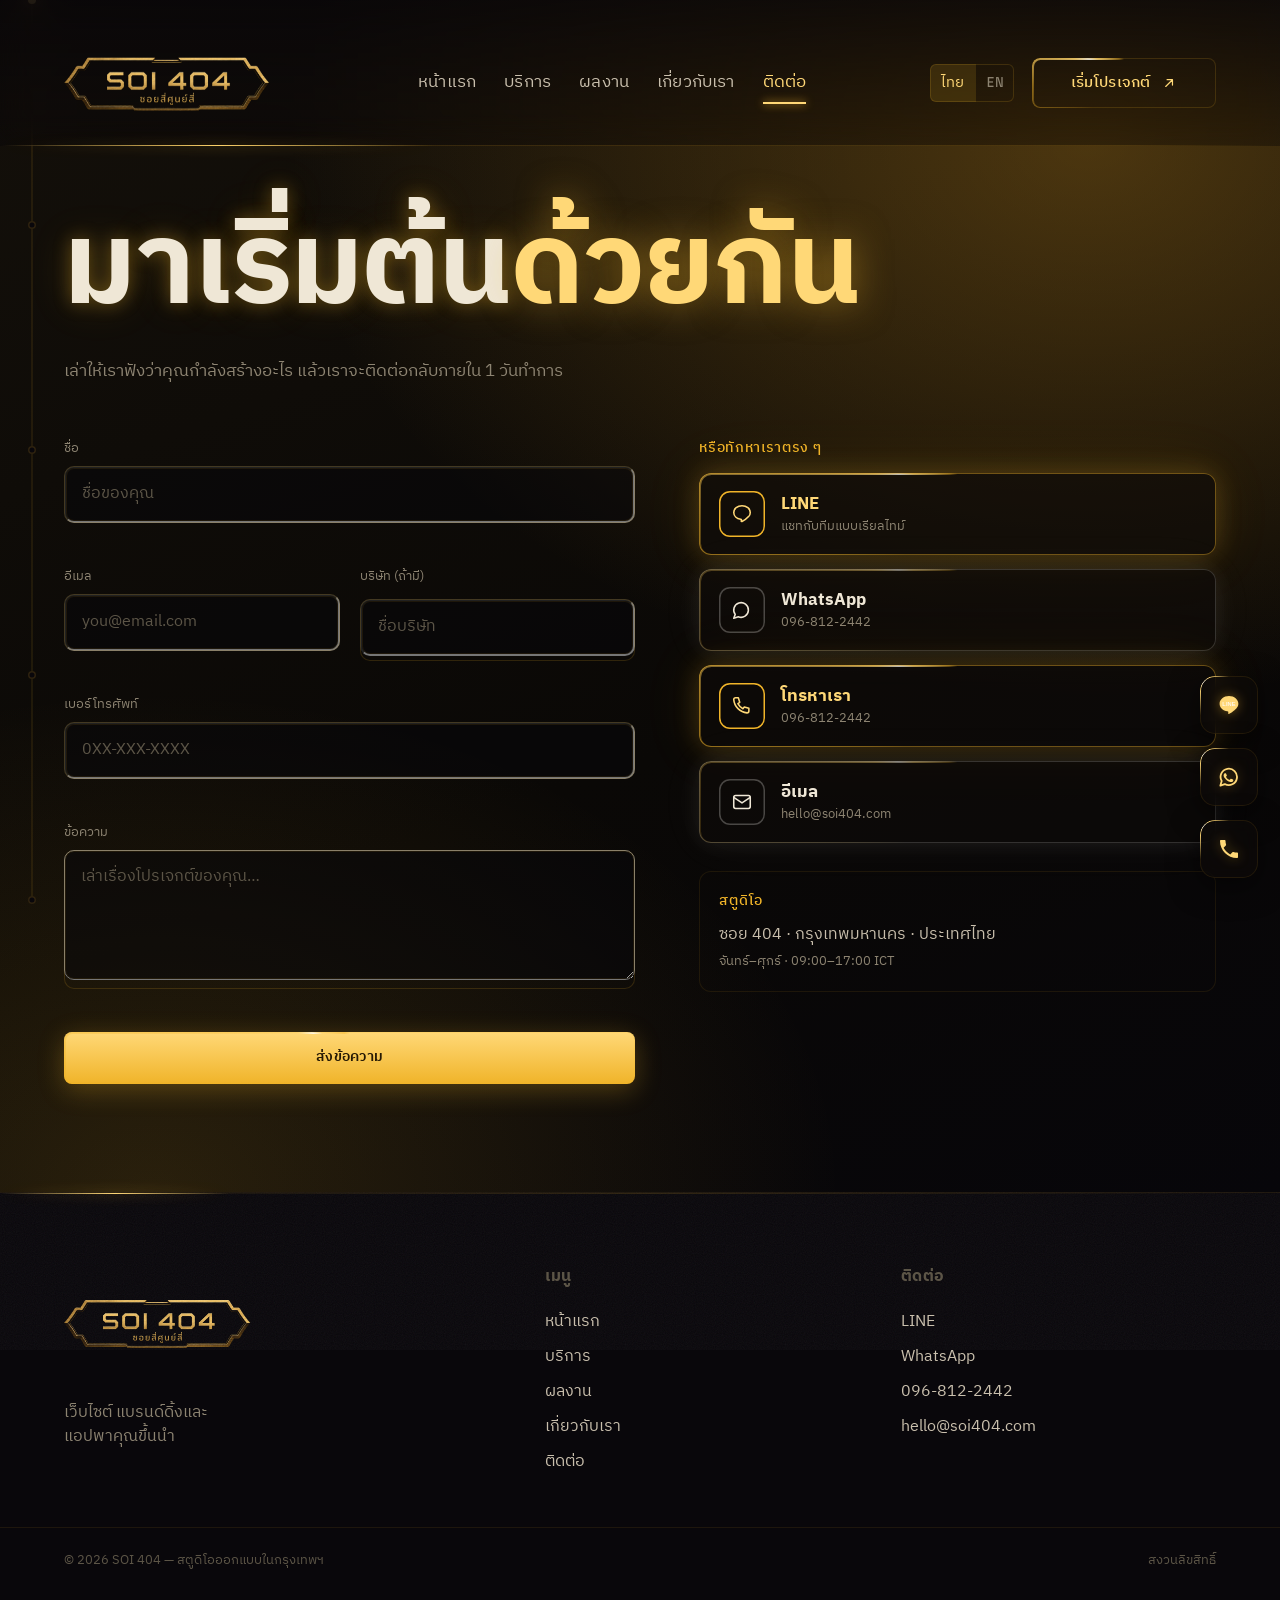
<file: contact.html>
<!DOCTYPE html>
<html lang="th">
<head>
<meta charset="UTF-8">
<meta name="viewport" content="width=device-width, initial-scale=1">
<title>ติดต่อ / Contact — SOI 404</title>
<meta name="description" content="Let's start something. Contact SOI 404 — Bangkok web design & branding studio.">
<link rel="preconnect" href="https://fonts.googleapis.com">
<link rel="preconnect" href="https://fonts.gstatic.com" crossorigin>
<link href="https://fonts.googleapis.com/css2?family=Archivo+Expanded:wght@500;600;700;800;900&family=Archivo:ital,wght@0,400;0,500;0,600;1,500&family=IBM+Plex+Sans+Thai:wght@300;400;500;600;700&family=Martian+Mono:wght@300;400;500;600&family=Anuphan:wght@200;300;400;500;600;700&family=Playfair+Display:ital,wght@1,400&family=Chakra+Petch:wght@400;500;600&display=swap" rel="stylesheet">
<link rel="stylesheet" href="base.css?v=2">
<link rel="stylesheet" href="pages.css?v=2">
</head>
<body data-page="contact">

<main>
  <section class="section contact" style="padding-top:clamp(140px,20vh,220px);min-height:100svh" data-screen-label="Contact">
    <div class="wrap">
      <div class="head">
        <h2 class="rise d1 glitch neon th-xl" data-text="" style="margin-top:22px" data-html data-th='มาเริ่มต้น<span class="em pixword">ด้วยกัน</span>' data-en='Let&rsquo;s start <span class="em pixword">something.</span>'>มาเริ่มต้น<span class="em pixword">ด้วยกัน</span></h2>
        <p class="rise d2" style="max-width:none" data-th="เล่าให้เราฟังว่าคุณกำลังสร้างอะไร แล้วเราจะติดต่อกลับภายใน 1 วันทำการ" data-en="Tell us what you're building. We'll get back to you within one business day.">เล่าให้เราฟังว่าคุณกำลังสร้างอะไร แล้วเราจะติดต่อกลับภายใน 1 วันทำการ</p>
      </div>

      <div class="contact-grid">
        <!-- FORM -->
        <form id="contactForm" class="form rise" novalidate>
          <div class="field">
            <label data-th="ชื่อ" data-en="Name">ชื่อ</label>
            <div class="ctrl live"><input type="text" name="name" required data-th-ph="ชื่อของคุณ" data-en-ph="Your name" placeholder="ชื่อของคุณ"></div>
            <span class="msg" data-th="กรุณากรอกชื่อ" data-en="Please enter your name">กรุณากรอกชื่อ</span>
          </div>
          <div class="form__row">
            <div class="field">
              <label data-th="อีเมล" data-en="Email">อีเมล</label>
              <div class="ctrl live"><input type="email" name="email" required data-th-ph="you@email.com" data-en-ph="you@email.com" placeholder="you@email.com"></div>
              <span class="msg" data-th="กรุณากรอกอีเมลที่ถูกต้อง" data-en="Please enter a valid email">กรุณากรอกอีเมลที่ถูกต้อง</span>
            </div>
            <div class="field">
              <label data-th="บริษัท (ถ้ามี)" data-en="Company (optional)">บริษัท (ถ้ามี)</label>
              <div class="ctrl live"><input type="text" name="company" data-th-ph="ชื่อบริษัท" data-en-ph="Company name" placeholder="ชื่อบริษัท"></div>
              <span class="msg"></span>
            </div>
          </div>
          <div class="field">
            <label data-th="เบอร์โทรศัพท์" data-en="Phone number">เบอร์โทรศัพท์</label>
            <div class="ctrl live"><input type="tel" name="phone" required data-th-ph="0XX-XXX-XXXX" data-en-ph="0XX-XXX-XXXX" placeholder="0XX-XXX-XXXX"></div>
            <span class="msg" data-th="กรุณากรอกเบอร์โทรศัพท์" data-en="Please enter your phone number">กรุณากรอกเบอร์โทรศัพท์</span>
          </div>
          <div class="field">
            <label data-th="ข้อความ" data-en="Message">ข้อความ</label>
            <div class="ctrl live"><textarea name="message" required data-th-ph="เล่าเรื่องโปรเจกต์ของคุณ…" data-en-ph="Tell us about your project…" placeholder="เล่าเรื่องโปรเจกต์ของคุณ…"></textarea></div>
            <span class="msg" data-th="กรุณากรอกข้อความ" data-en="Please enter a message">กรุณากรอกข้อความ</span>
          </div>
          <button type="submit" class="btn btn--solid" style="justify-content:center;padding-block:1.1em" data-th="ส่งข้อความ" data-en="Send message">ส่งข้อความ</button>
        </form>

        <!-- DIRECT CONTACT -->
        <aside class="contact-direct rise d1">
          <p class="eyebrow" data-th="หรือทักหาเราตรง ๆ" data-en="Or reach us directly">หรือทักหาเราตรง ๆ</p>
          <a class="cbtn cbtn--gold live" href="https://line.me/ti/p/vducauPc_4" target="_blank" rel="noopener" style="--bw:1.5px;border-radius:12px">
            <span class="cbtn__ic"><svg viewBox="0 0 24 24" fill="none" stroke="currentColor" stroke-width="1.7"><path d="M21 10.3C21 6.2 16.97 3 12 3S3 6.2 3 10.3c0 3.67 3.2 6.74 7.5 7.32.29.06.69.19.79.44.09.22.06.57.03.8l-.13.77c-.04.23-.18.9.79.49s5.23-3.08 7.14-5.27C20.4 13.86 21 12.18 21 10.3Z"/></svg></span>
            <span><b>LINE</b><span data-th="แชทกับทีมแบบเรียลไทม์" data-en="Chat with the team in real time">แชทกับทีมแบบเรียลไทม์</span></span>
          </a>
          <a class="cbtn cbtn--white live" href="https://wa.me/66968122442" target="_blank" rel="noopener" style="--bw:1.5px;border-radius:12px">
            <span class="cbtn__ic"><svg viewBox="0 0 24 24" fill="none" stroke="currentColor" stroke-width="1.7" stroke-linecap="round" stroke-linejoin="round"><path d="M3 21l1.6-4.2A8 8 0 1 1 8 19.4L3 21Z"/></svg></span>
            <span><b>WhatsApp</b><span>096-812-2442</span></span>
          </a>
          <a class="cbtn cbtn--gold live" href="tel:+66968122442" style="--bw:1.5px;border-radius:12px">
            <span class="cbtn__ic"><svg viewBox="0 0 24 24" fill="none" stroke="currentColor" stroke-width="1.7" stroke-linecap="round" stroke-linejoin="round"><path d="M5 3h3l1.5 5-2 1.5a13 13 0 0 0 5.5 5.5l1.5-2 5 1.5v3a2 2 0 0 1-2 2A16 16 0 0 1 3 5a2 2 0 0 1 2-2Z"/></svg></span>
            <span><b data-th="โทรหาเรา" data-en="Call us">โทรหาเรา</b><span>096-812-2442</span></span>
          </a>
          <a class="cbtn cbtn--white live" href="mailto:hello@soi404.com" style="--bw:1.5px;border-radius:12px">
            <span class="cbtn__ic"><svg viewBox="0 0 24 24" fill="none" stroke="currentColor" stroke-width="1.7" stroke-linecap="round" stroke-linejoin="round"><rect x="3" y="5" width="18" height="14" rx="2"/><path d="m3 7 9 6 9-6"/></svg></span>
            <span><b data-th="อีเมล" data-en="Email">อีเมล</b><span>hello@soi404.com</span></span>
          </a>

          <div style="margin-top:14px;padding:20px;border-radius:12px;box-shadow:inset 0 0 0 1px var(--line-soft)">
            <p class="eyebrow" data-th="สตูดิโอ" data-en="Studio">สตูดิโอ</p>
            <p style="margin-top:10px;color:var(--ink-soft)" data-th="ซอย 404 · กรุงเทพมหานคร · ประเทศไทย" data-en="Soi 404 · Bangkok · Thailand">ซอย 404 · กรุงเทพมหานคร · ประเทศไทย</p>
            <p style="margin-top:4px;color:var(--muted);font-family:var(--thai-ui);font-size:.82rem" data-th="จันทร์–ศุกร์ · 09:00–17:00 ICT" data-en="Mon–Fri · 09:00–17:00 ICT">จันทร์–ศุกร์ · 09:00–17:00 ICT</p>
          </div>
        </aside>
      </div>
    </div>
  </section>
</main>

<script src="electric.js?v=2"></script>
<script src="site.js?v=2"></script>
<script src="pixwords.js?v=2"></script>
</body>
</html>
</file>
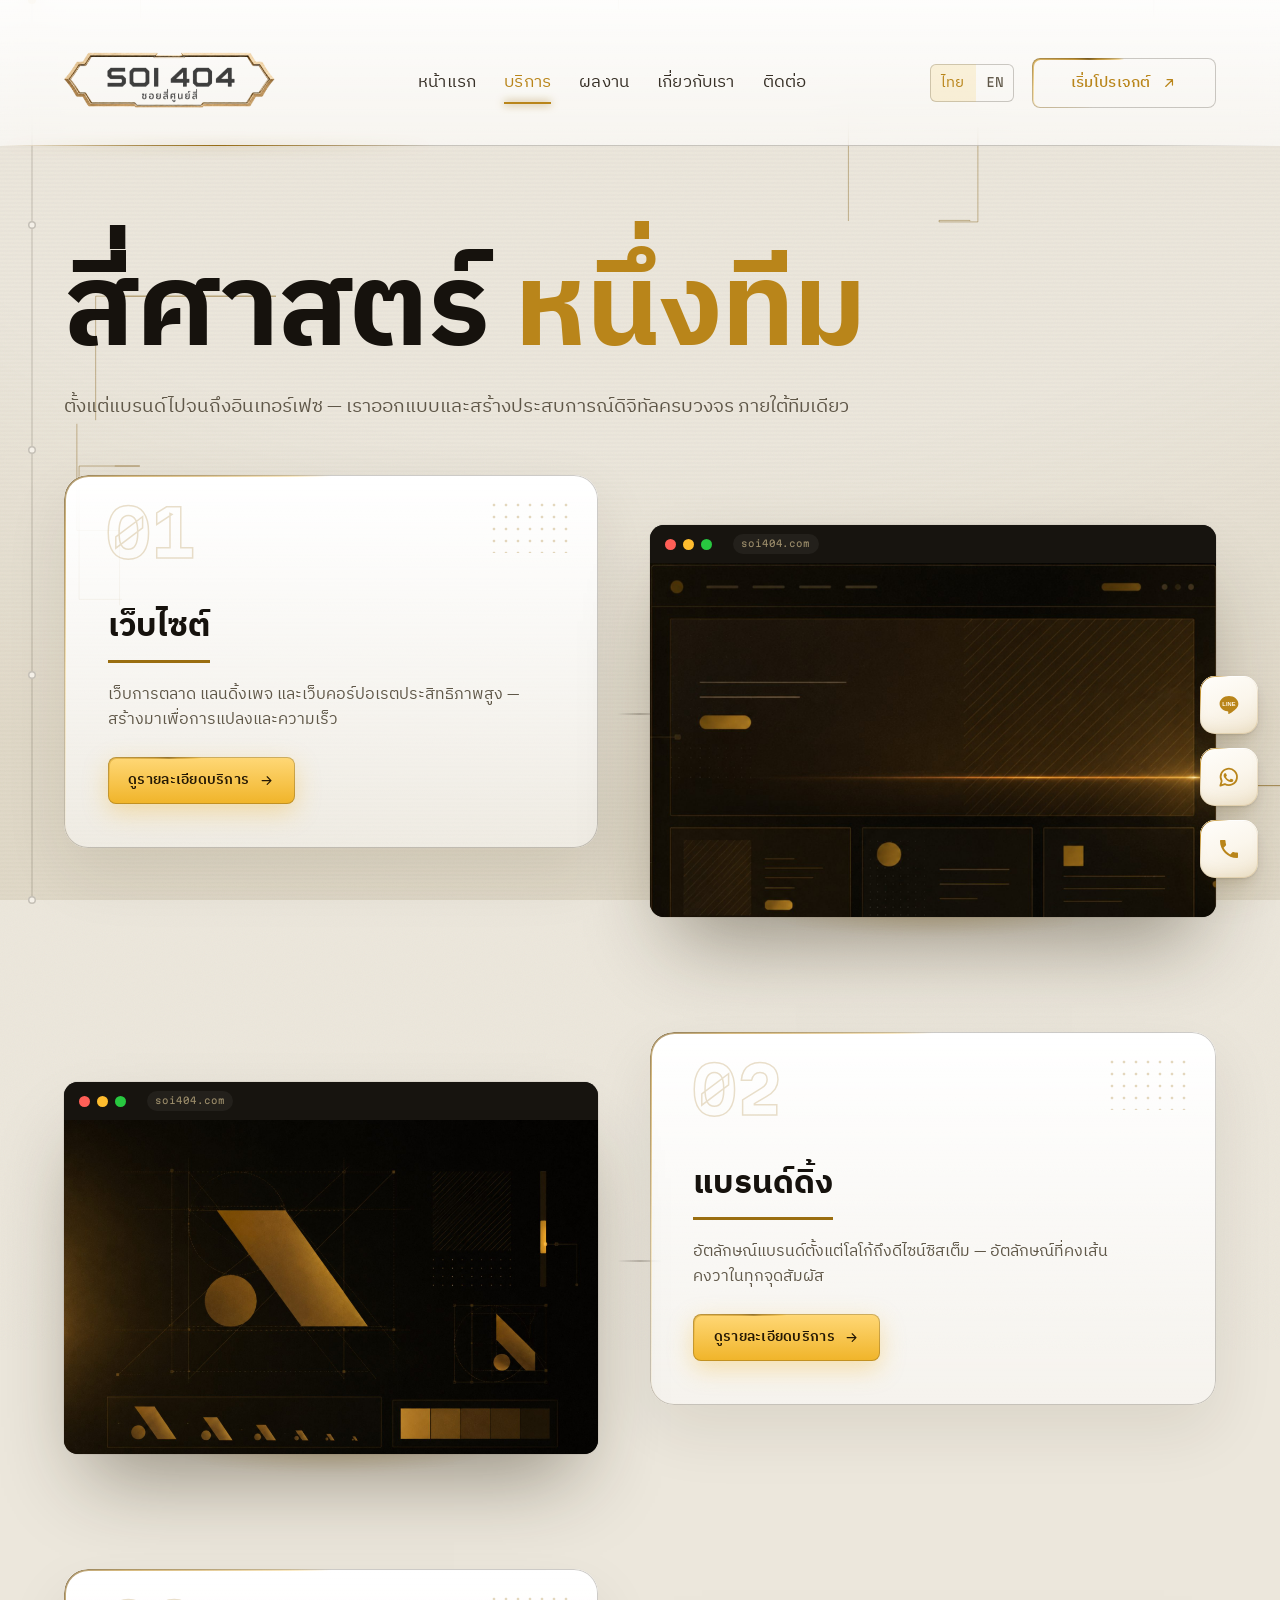
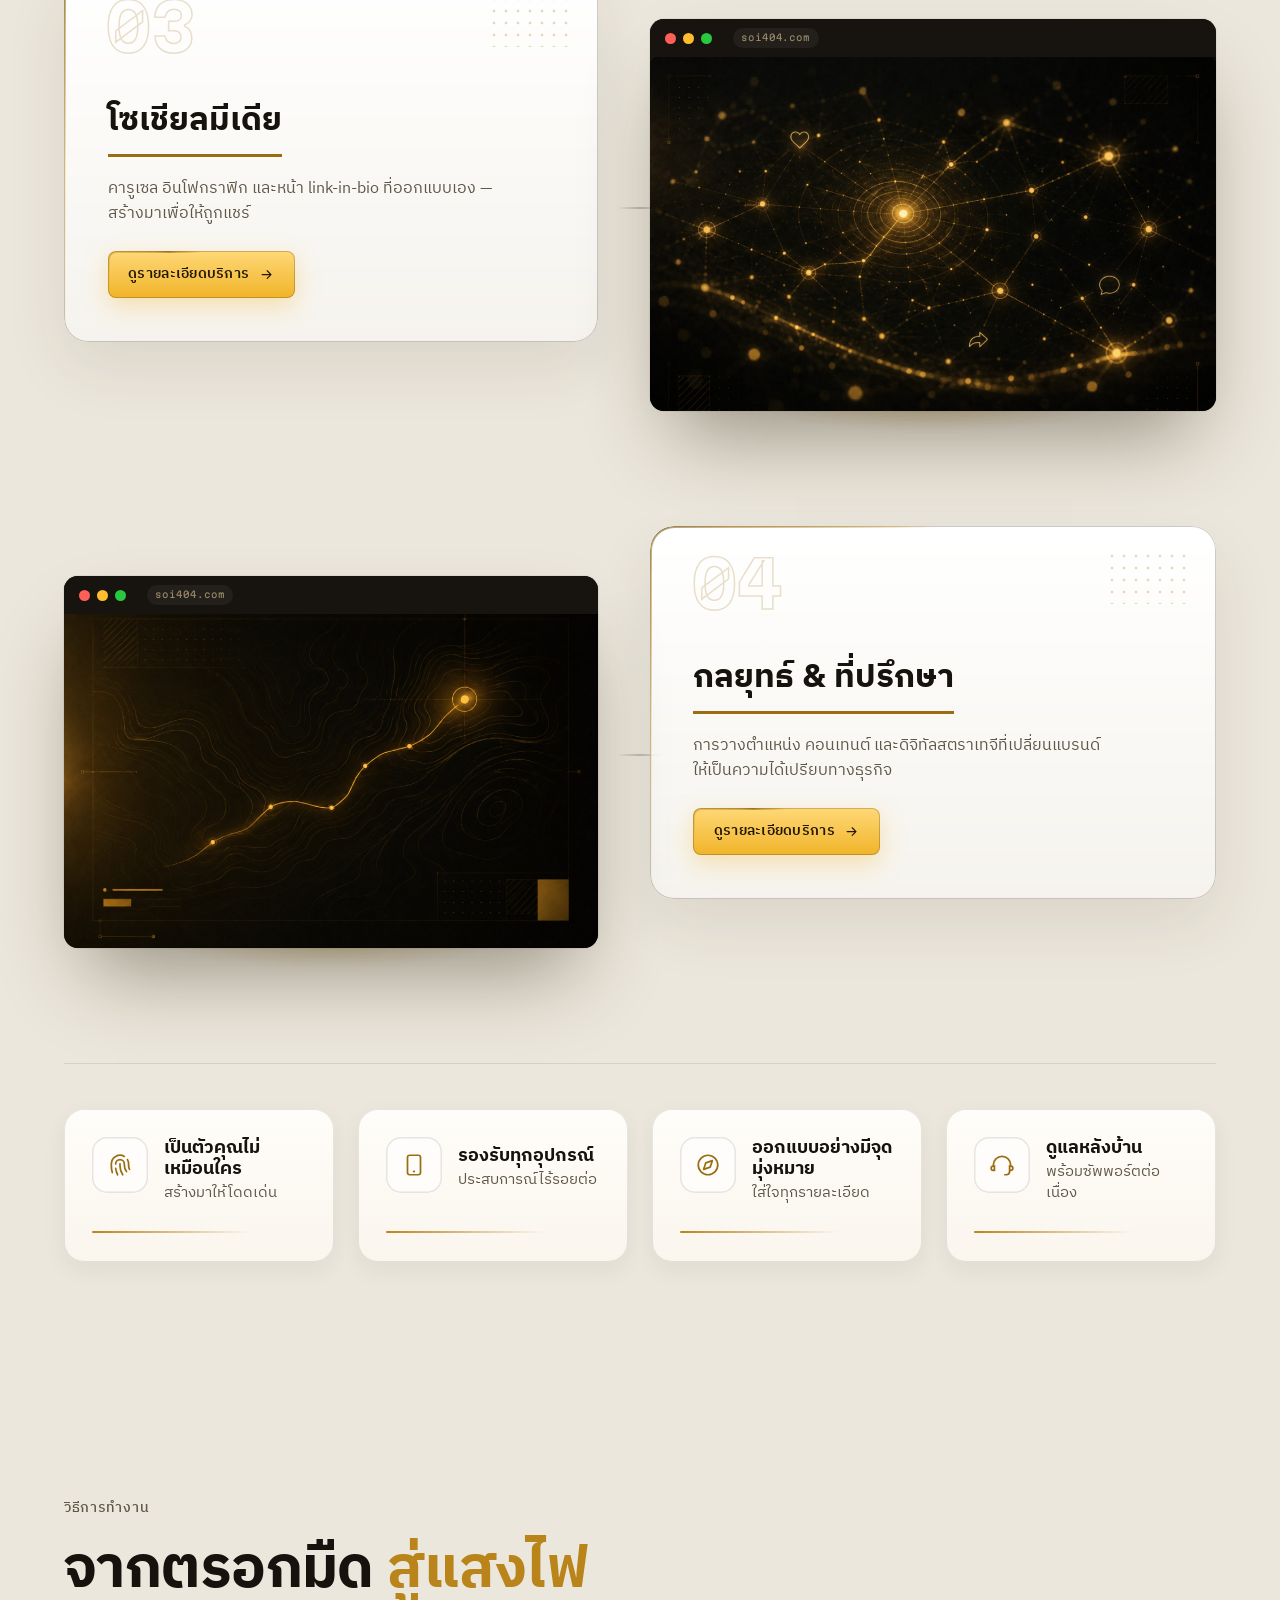
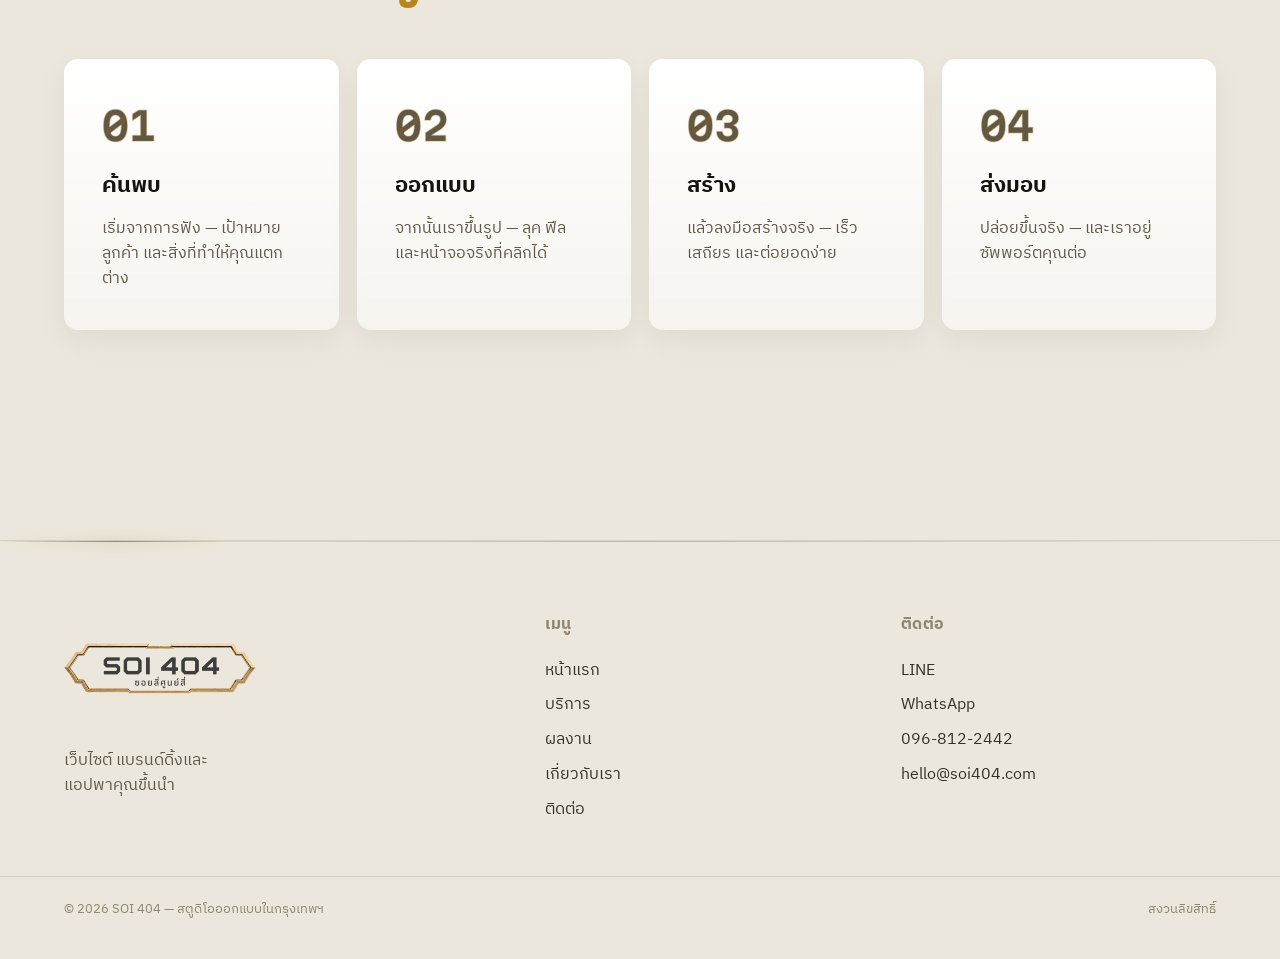
<file: services.html>
<!DOCTYPE html>
<html lang="th">
<head>
<meta charset="UTF-8">
<meta name="viewport" content="width=device-width, initial-scale=1">
<title>บริการ / Services — SOI 404</title>
<meta name="description" content="Four crafts. One team. Websites, branding, motion & interaction, strategy.">
<link rel="preconnect" href="https://fonts.googleapis.com">
<link rel="preconnect" href="https://fonts.gstatic.com" crossorigin>
<link href="https://fonts.googleapis.com/css2?family=Archivo+Expanded:wght@500;600;700;800;900&family=Archivo:ital,wght@0,400;0,500;0,600;1,500&family=IBM+Plex+Sans+Thai:wght@300;400;500;600;700&family=Martian+Mono:wght@300;400;500;600&family=Anuphan:wght@200;300;400;500;600;700&family=Playfair+Display:ital,wght@1,400&family=Chakra+Petch:wght@400;500;600&display=swap" rel="stylesheet">
<link rel="stylesheet" href="base.css?v=2">
<link rel="stylesheet" href="pages.css?v=2">
<link rel="stylesheet" href="theme-light.css?v=2">
</head>
<body data-page="services" data-theme="light">

<main class="services">
  <section class="section" style="padding-top:clamp(140px,20vh,220px)" data-screen-label="Services / Header">
    <div class="wrap">
      <div class="head">
        <h2 class="rise d1 glitch th-xl" data-text="" style="margin-top:64px" data-html data-th='สี่ศาสตร์ <span class="it">หนึ่งทีม</span>' data-en='Four <span class="it">crafts.</span> One team.'>สี่ศาสตร์ <span class="it">หนึ่งทีม</span></h2>
        <p class="rise d2" style="max-width:none;font-size:calc(1.05rem + 2px);margin-top:12px" data-th="ตั้งแต่แบรนด์ไปจนถึงอินเทอร์เฟซ — เราออกแบบและสร้างประสบการณ์ดิจิทัลครบวงจร ภายใต้ทีมเดียว" data-en="From brand to interface — we design and build complete digital experiences, under one roof.">ตั้งแต่แบรนด์ไปจนถึงอินเทอร์เฟซ — เราออกแบบและสร้างประสบการณ์ดิจิทัลครบวงจร ภายใต้ทีมเดียว</p>
      </div>

      <div class="svc-blocks">
        <article class="svc-block rise">
          <div class="svc-card live">
            <span class="svc-card__num">01</span><span class="svc-card__dots"></span>
            <h3 data-th="เว็บไซต์" data-en="Websites">เว็บไซต์</h3>
            <p data-th="เว็บการตลาด แลนดิ้งเพจ และเว็บคอร์ปอเรตประสิทธิภาพสูง — สร้างมาเพื่อการแปลงและความเร็ว" data-en="High-performance marketing sites, landing pages, and corporate sites — built for conversion and speed.">เว็บการตลาด แลนดิ้งเพจ และเว็บคอร์ปอเรตประสิทธิภาพสูง — สร้างมาเพื่อการแปลงและความเร็ว</p>
            <a class="btn btn--solid" href="websites.html" data-html data-th='ดูรายละเอียดบริการ <svg viewBox="0 0 24 24" fill="none" stroke="currentColor" stroke-width="1.9" stroke-linecap="round" stroke-linejoin="round"><path d="M5 12h14M13 6l6 6-6 6"/></svg>' data-en='Explore this service <svg viewBox="0 0 24 24" fill="none" stroke="currentColor" stroke-width="1.9" stroke-linecap="round" stroke-linejoin="round"><path d="M5 12h14M13 6l6 6-6 6"/></svg>'>ดูรายละเอียดบริการ <svg viewBox="0 0 24 24" fill="none" stroke="currentColor" stroke-width="1.9" stroke-linecap="round" stroke-linejoin="round"><path d="M5 12h14M13 6l6 6-6 6"/></svg></a>
          </div>
          <div class="svc-block__visual rise d1">
          <div class="browser">
            <div class="browser__bar"><i style="background:#ff5f57"></i><i style="background:#febc2e"></i><i style="background:#28c840"></i><span class="browser__url">soi404.com</span></div>
            <div class="browser__screen browser__screen--img">
              <img src="svc-websites.jpg" alt="Website design mockup" loading="lazy">
            </div>
          </div>
          <div class="podium"></div>
        </div>
        </article>
        <article class="svc-block rise">
          <div class="svc-card live">
            <span class="svc-card__num">02</span><span class="svc-card__dots"></span>
            <h3 data-th="แบรนด์ดิ้ง" data-en="Branding">แบรนด์ดิ้ง</h3>
            <p data-th="อัตลักษณ์แบรนด์ตั้งแต่โลโก้ถึงดีไซน์ซิสเต็ม — อัตลักษณ์ที่คงเส้นคงวาในทุกจุดสัมผัส" data-en="Brand identities from logo to design system — consistent across every touchpoint.">อัตลักษณ์แบรนด์ตั้งแต่โลโก้ถึงดีไซน์ซิสเต็ม — อัตลักษณ์ที่คงเส้นคงวาในทุกจุดสัมผัส</p>
            <a class="btn btn--solid" href="branding.html" data-html data-th='ดูรายละเอียดบริการ <svg viewBox="0 0 24 24" fill="none" stroke="currentColor" stroke-width="1.9" stroke-linecap="round" stroke-linejoin="round"><path d="M5 12h14M13 6l6 6-6 6"/></svg>' data-en='Explore this service <svg viewBox="0 0 24 24" fill="none" stroke="currentColor" stroke-width="1.9" stroke-linecap="round" stroke-linejoin="round"><path d="M5 12h14M13 6l6 6-6 6"/></svg>'>ดูรายละเอียดบริการ <svg viewBox="0 0 24 24" fill="none" stroke="currentColor" stroke-width="1.9" stroke-linecap="round" stroke-linejoin="round"><path d="M5 12h14M13 6l6 6-6 6"/></svg></a>
          </div>
          <div class="svc-block__visual rise d1">
          <div class="browser">
            <div class="browser__bar"><i style="background:#ff5f57"></i><i style="background:#febc2e"></i><i style="background:#28c840"></i><span class="browser__url">soi404.com</span></div>
            <div class="browser__screen browser__screen--img">
              <img src="svc-branding.jpg" alt="Brand identity system" loading="lazy">
            </div>
          </div>
          <div class="podium"></div>
        </div>
        </article>
        <article class="svc-block rise">
          <div class="svc-card live">
            <span class="svc-card__num">03</span><span class="svc-card__dots"></span>
            <h3 data-th="โซเชียลมีเดีย" data-en="Social Media">โซเชียลมีเดีย</h3>
            <p data-th="คารูเซล อินโฟกราฟิก และหน้า link-in-bio ที่ออกแบบเอง — สร้างมาเพื่อให้ถูกแชร์" data-en="Carousels, infographics, and custom link-in-bio pages, designed to get shared.">คารูเซล อินโฟกราฟิก และหน้า link-in-bio ที่ออกแบบเอง — สร้างมาเพื่อให้ถูกแชร์</p>
            <a class="btn btn--solid" href="social-media.html" data-html data-th='ดูรายละเอียดบริการ <svg viewBox="0 0 24 24" fill="none" stroke="currentColor" stroke-width="1.9" stroke-linecap="round" stroke-linejoin="round"><path d="M5 12h14M13 6l6 6-6 6"/></svg>' data-en='Explore this service <svg viewBox="0 0 24 24" fill="none" stroke="currentColor" stroke-width="1.9" stroke-linecap="round" stroke-linejoin="round"><path d="M5 12h14M13 6l6 6-6 6"/></svg>'>ดูรายละเอียดบริการ <svg viewBox="0 0 24 24" fill="none" stroke="currentColor" stroke-width="1.9" stroke-linecap="round" stroke-linejoin="round"><path d="M5 12h14M13 6l6 6-6 6"/></svg></a>
          </div>
          <div class="svc-block__visual rise d1">
          <div class="browser">
            <div class="browser__bar"><i style="background:#ff5f57"></i><i style="background:#febc2e"></i><i style="background:#28c840"></i><span class="browser__url">soi404.com</span></div>
            <div class="browser__screen browser__screen--img">
              <img src="svc-social.jpg" alt="Social media design — link-in-bio, infographics, carousels" loading="lazy">
            </div>
          </div>
          <div class="podium"></div>
        </div>
        </article>
        <article class="svc-block rise">
          <div class="svc-card live">
            <span class="svc-card__num">04</span><span class="svc-card__dots"></span>
            <h3 data-th="กลยุทธ์ & ที่ปรึกษา" data-en="Strategy & Consulting">กลยุทธ์ & ที่ปรึกษา</h3>
            <p data-th="การวางตำแหน่ง คอนเทนต์ และดิจิทัลสตราเทจีที่เปลี่ยนแบรนด์ให้เป็นความได้เปรียบทางธุรกิจ" data-en="Positioning, content, and digital strategy that turns a brand into a business advantage.">การวางตำแหน่ง คอนเทนต์ และดิจิทัลสตราเทจีที่เปลี่ยนแบรนด์ให้เป็นความได้เปรียบทางธุรกิจ</p>
            <a class="btn btn--solid" href="contact.html" data-html data-th='ดูรายละเอียดบริการ <svg viewBox="0 0 24 24" fill="none" stroke="currentColor" stroke-width="1.9" stroke-linecap="round" stroke-linejoin="round"><path d="M5 12h14M13 6l6 6-6 6"/></svg>' data-en='Explore this service <svg viewBox="0 0 24 24" fill="none" stroke="currentColor" stroke-width="1.9" stroke-linecap="round" stroke-linejoin="round"><path d="M5 12h14M13 6l6 6-6 6"/></svg>'>ดูรายละเอียดบริการ <svg viewBox="0 0 24 24" fill="none" stroke="currentColor" stroke-width="1.9" stroke-linecap="round" stroke-linejoin="round"><path d="M5 12h14M13 6l6 6-6 6"/></svg></a>
          </div>
          <div class="svc-block__visual rise d1">
          <div class="browser">
            <div class="browser__bar"><i style="background:#ff5f57"></i><i style="background:#febc2e"></i><i style="background:#28c840"></i><span class="browser__url">soi404.com</span></div>
            <div class="browser__screen browser__screen--img">
              <img src="svc-strategy.jpg" alt="Strategy & consulting roadmap" loading="lazy">
            </div>
          </div>
          <div class="podium"></div>
        </div>
        </article>
      </div>

      <div class="feat-strip rise">
        <div class="feat"><span class="feat__ic"><svg viewBox="0 0 24 24" fill="none" stroke="currentColor" stroke-width="1.6" stroke-linecap="round" stroke-linejoin="round"><path d="M18.9 7a8 8 0 0 1 1.1 5v1a6 6 0 0 0 .8 3"/><path d="M8 11a4 4 0 0 1 8 0v1a10 10 0 0 0 2 6"/><path d="M12 11v2a14 14 0 0 0 2.5 8"/><path d="M8 15a18 18 0 0 0 1.8 6"/><path d="M4.9 19a22 22 0 0 1-.9-7v-1a8 8 0 0 1 12-6.95"/></svg></span><span><b data-th="เป็นตัวคุณไม่เหมือนใคร" data-en="Unmistakably yours">เป็นตัวคุณไม่เหมือนใคร</b><span data-th="สร้างมาให้โดดเด่น" data-en="Built to stand out">สร้างมาให้โดดเด่น</span></span></div>
        <div class="feat"><span class="feat__ic"><svg viewBox="0 0 24 24" fill="none" stroke="currentColor" stroke-width="1.6"><rect x="6" y="3" width="12" height="18" rx="2"/><path d="M11 18h2"/></svg></span><span><b data-th="รองรับทุกอุปกรณ์" data-en="Every device">รองรับทุกอุปกรณ์</b><span data-th="ประสบการณ์ไร้รอยต่อ" data-en="A seamless experience">ประสบการณ์ไร้รอยต่อ</span></span></div>
        <div class="feat"><span class="feat__ic"><svg viewBox="0 0 24 24" fill="none" stroke="currentColor" stroke-width="1.6" stroke-linecap="round" stroke-linejoin="round"><circle cx="12" cy="12" r="9"/><path d="M8 16l2-6 6-2-2 6-6 2z"/></svg></span><span><b data-th="ออกแบบอย่างมีจุดมุ่งหมาย" data-en="Design with purpose">ออกแบบอย่างมีจุดมุ่งหมาย</b><span data-th="ใส่ใจทุกรายละเอียด" data-en="Down to the detail">ใส่ใจทุกรายละเอียด</span></span></div>
        <div class="feat"><span class="feat__ic"><svg viewBox="0 0 24 24" fill="none" stroke="currentColor" stroke-width="1.6"><path d="M4 13v-1a8 8 0 0 1 16 0v1M4 13a2 2 0 0 0-2 2v0a2 2 0 0 0 2 2h1v-4zm16 0a2 2 0 0 1 2 2v0a2 2 0 0 1-2 2h-1v-4zM19 17v1a3 3 0 0 1-3 3h-2"/></svg></span><span><b data-th="ดูแลหลังบ้าน" data-en="We handle upkeep">ดูแลหลังบ้าน</b><span data-th="พร้อมซัพพอร์ตต่อเนื่อง" data-en="Ongoing support">พร้อมซัพพอร์ตต่อเนื่อง</span></span></div>
      </div>
    </div>
  </section>

  <!-- PROCESS STRIP -->
  <section class="section" data-screen-label="Services / Process" data-arc>
    <div class="wrap">
      <div class="head">
        <p class="eyebrow rise" data-th="วิธีการทำงาน" data-en="How we work">วิธีการทำงาน</p>
        <h2 class="rise d1" style="margin-top:18px;font-size:clamp(2rem,4.5vw,3.6rem)" data-html data-th='จากตรอกมืด <span class="it">สู่แสงไฟ</span>' data-en='From a dark alley <span class="it">to the bright lights.</span>'>จากตรอกมืด <span class="it">สู่แสงไฟ</span></h2>
      </div>
      <div class="disc-grid" style="grid-template-columns:repeat(4,1fr)">
        <div class="acard rise" style="border-radius:14px;grid-column:auto">
          <p class="soi-num" style="font-size:2.4rem">01</p>
          <h3 style="font-size:1.4rem;margin-top:12px" data-th="ค้นพบ" data-en="Discover">ค้นพบ</h3>
          <p data-th="เริ่มจากการฟัง — เป้าหมาย ลูกค้า และสิ่งที่ทำให้คุณแตกต่าง" data-en="First, we listen. Your goals, your customers, what makes you different.">เริ่มจากการฟัง — เป้าหมาย ลูกค้า และสิ่งที่ทำให้คุณแตกต่าง</p>
        </div>
        <div class="acard rise d1" style="border-radius:14px;grid-column:auto">
          <p class="soi-num" style="font-size:2.4rem">02</p>
          <h3 style="font-size:1.4rem;margin-top:12px" data-th="ออกแบบ" data-en="Design">ออกแบบ</h3>
          <p data-th="จากนั้นเราขึ้นรูป — ลุค ฟีล และหน้าจอจริงที่คลิกได้" data-en="Then we shape it. The look, the feel, real screens you can click.">จากนั้นเราขึ้นรูป — ลุค ฟีล และหน้าจอจริงที่คลิกได้</p>
        </div>
        <div class="acard rise d2" style="border-radius:14px;grid-column:auto">
          <p class="soi-num" style="font-size:2.4rem">03</p>
          <h3 style="font-size:1.4rem;margin-top:12px" data-th="สร้าง" data-en="Build">สร้าง</h3>
          <p data-th="แล้วลงมือสร้างจริง — เร็ว เสถียร และต่อยอดง่าย" data-en="Then we build it for real. Fast, reliable, easy to grow with.">แล้วลงมือสร้างจริง — เร็ว เสถียร และต่อยอดง่าย</p>
        </div>
        <div class="acard rise d3" style="border-radius:14px;grid-column:auto">
          <p class="soi-num" style="font-size:2.4rem">04</p>
          <h3 style="font-size:1.4rem;margin-top:12px" data-th="ส่งมอบ" data-en="Launch">ส่งมอบ</h3>
          <p data-th="ปล่อยขึ้นจริง — และเราอยู่ซัพพอร์ตคุณต่อ" data-en="It goes live. And we stay to support you.">ปล่อยขึ้นจริง — และเราอยู่ซัพพอร์ตคุณต่อ</p>
        </div>
      </div>
      <div class="rise d2" style="margin-top:54px;display:flex;gap:22px;flex-wrap:wrap;align-items:center">
        <a class="btn btn--solid" href="contact.html" data-th="เริ่มโปรเจกต์" data-en="Start a project">เริ่มโปรเจกต์</a>
        <a class="btn btn--ghost live" href="work.html" style="--bw:1.5px;border-radius:8px" data-th="ดูผลงาน" data-en="See the work">ดูผลงาน</a>
      </div>
    </div>
  </section>
</main>

<script src="electric.js?v=2"></script>
<script src="site.js?v=2"></script>
</body>
</html>
</file>
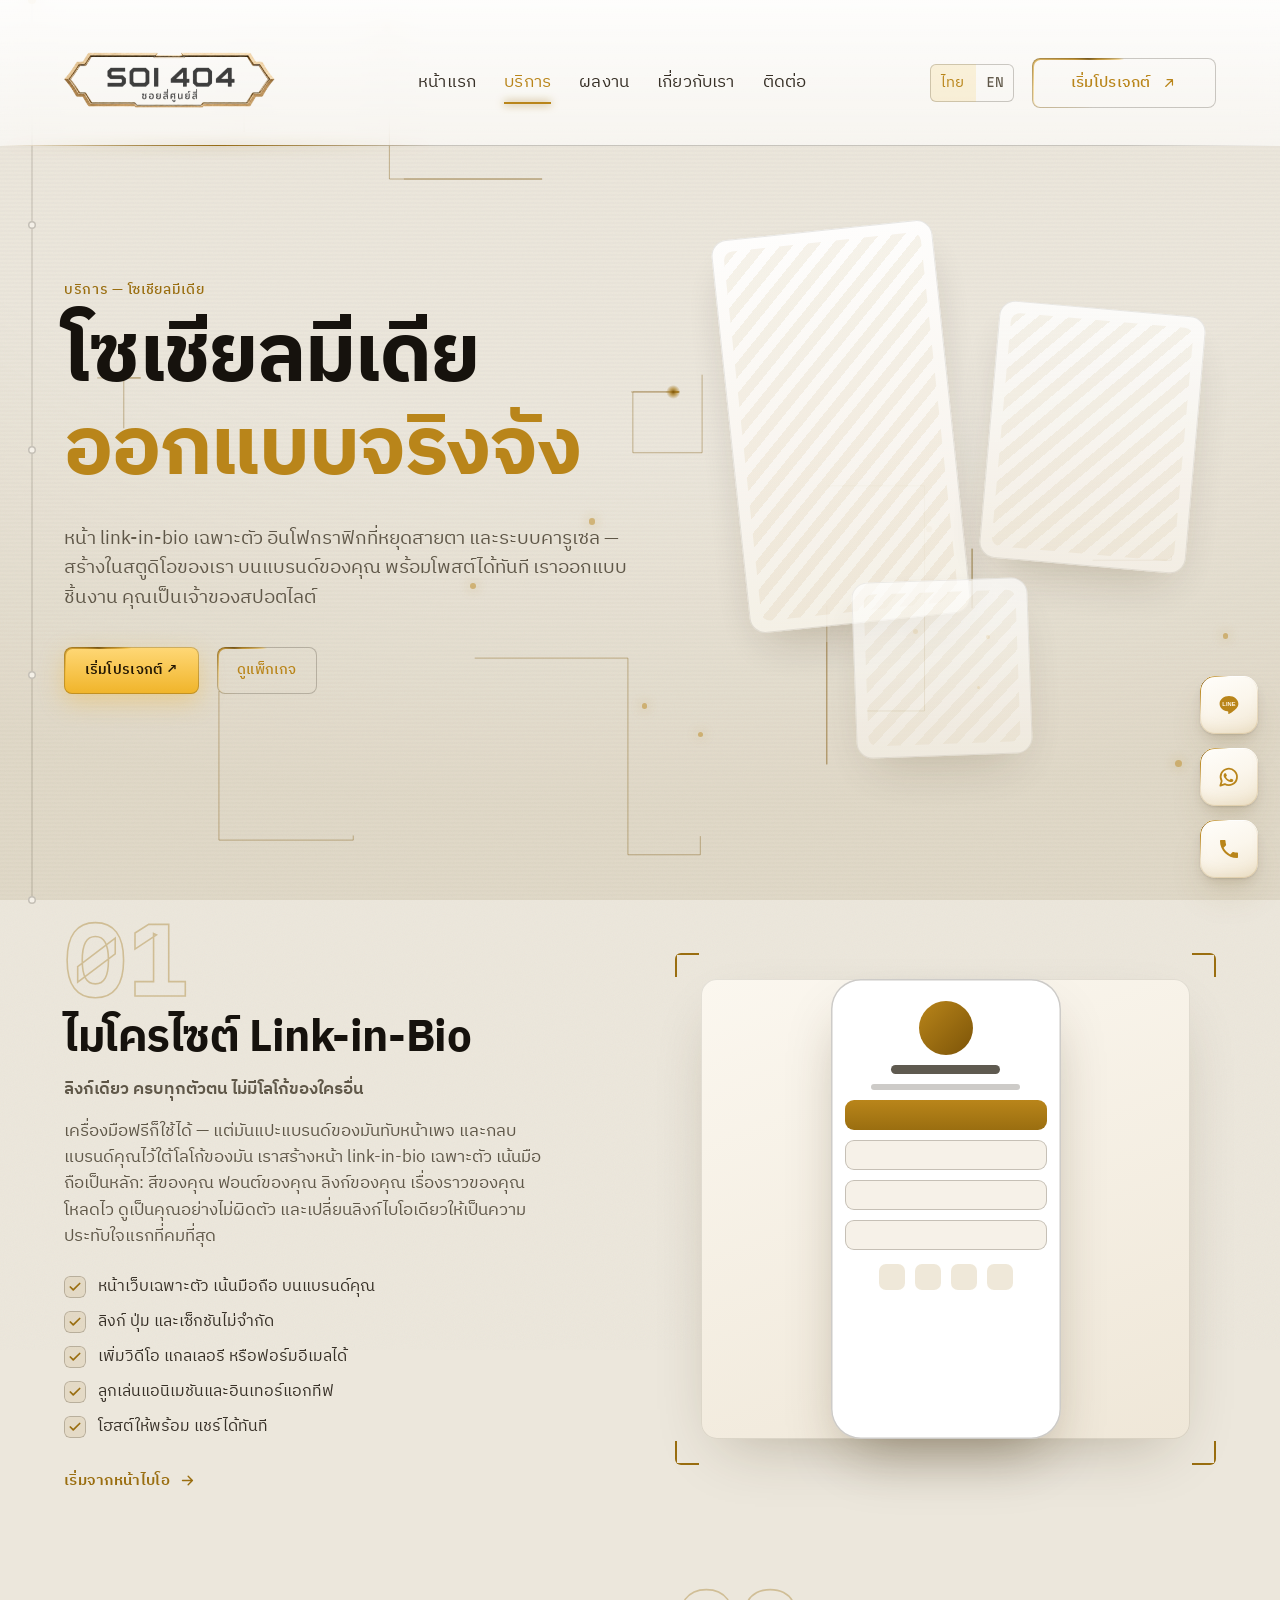
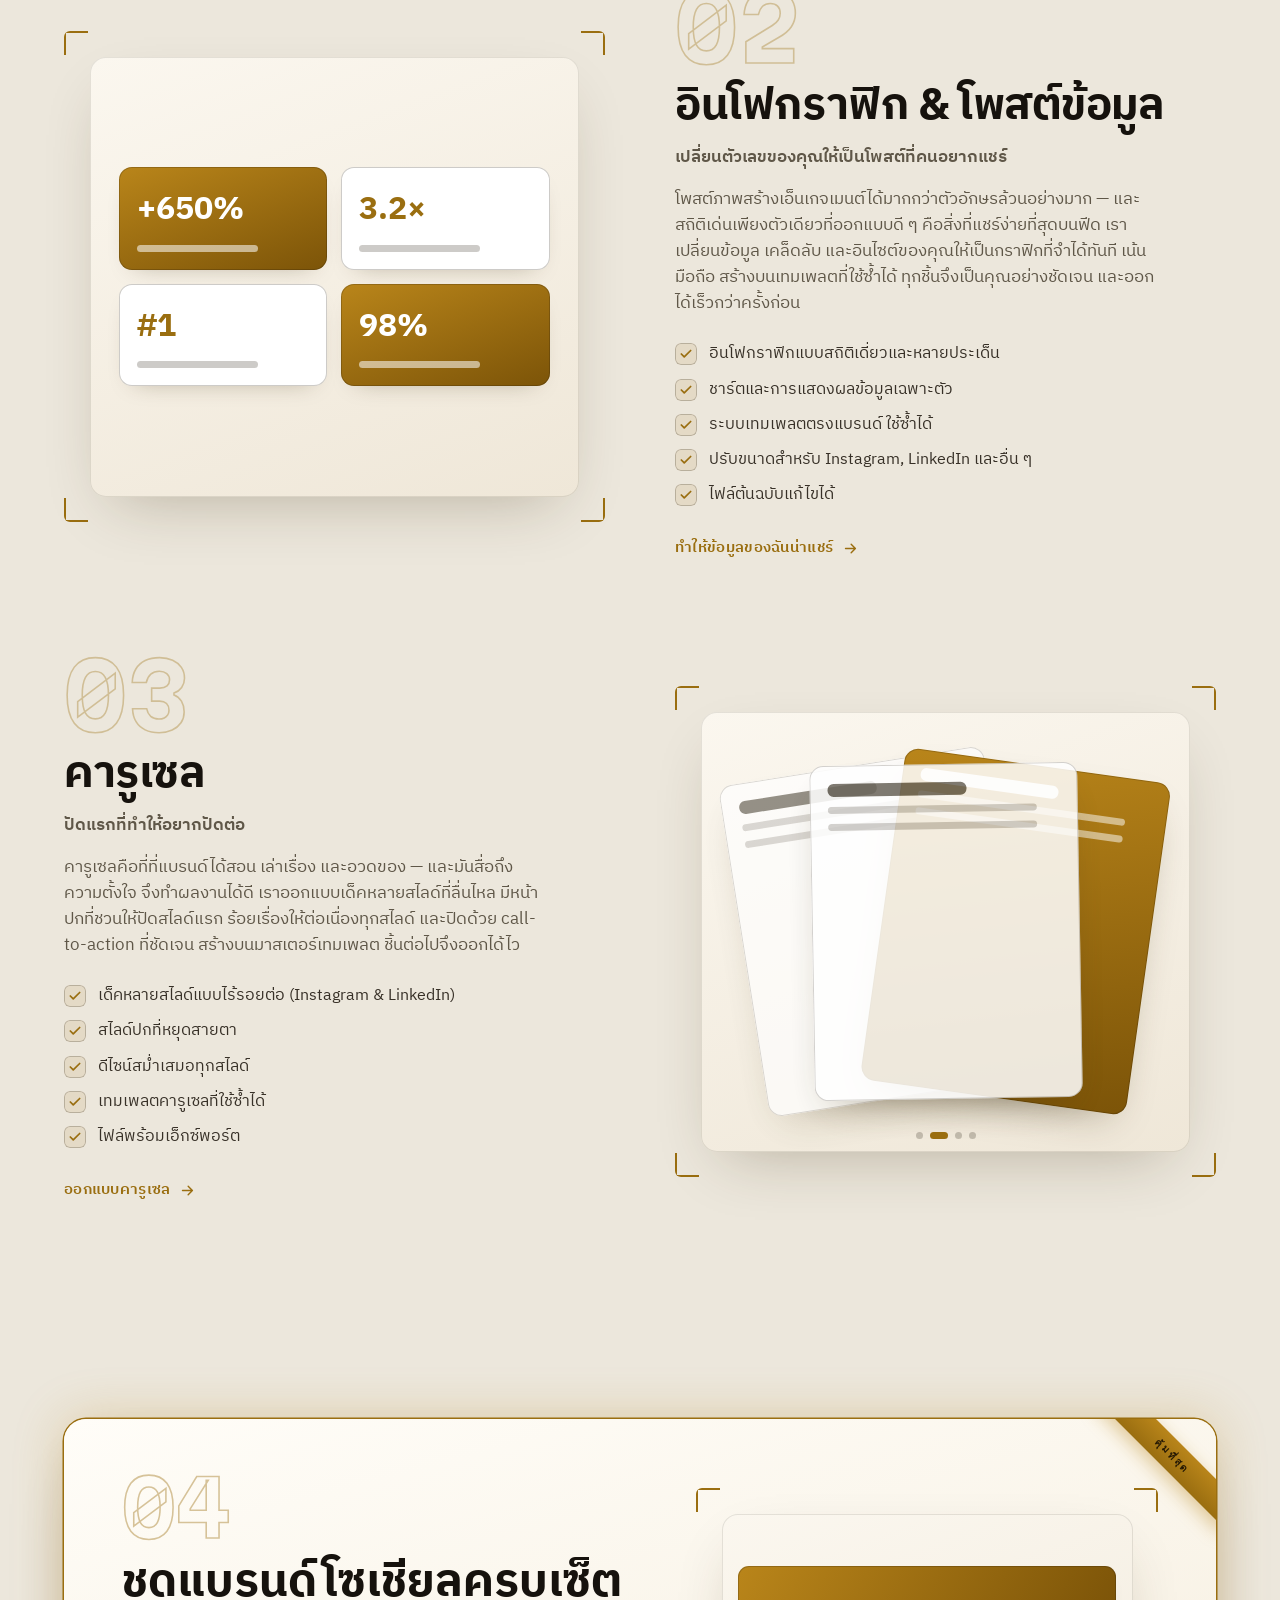
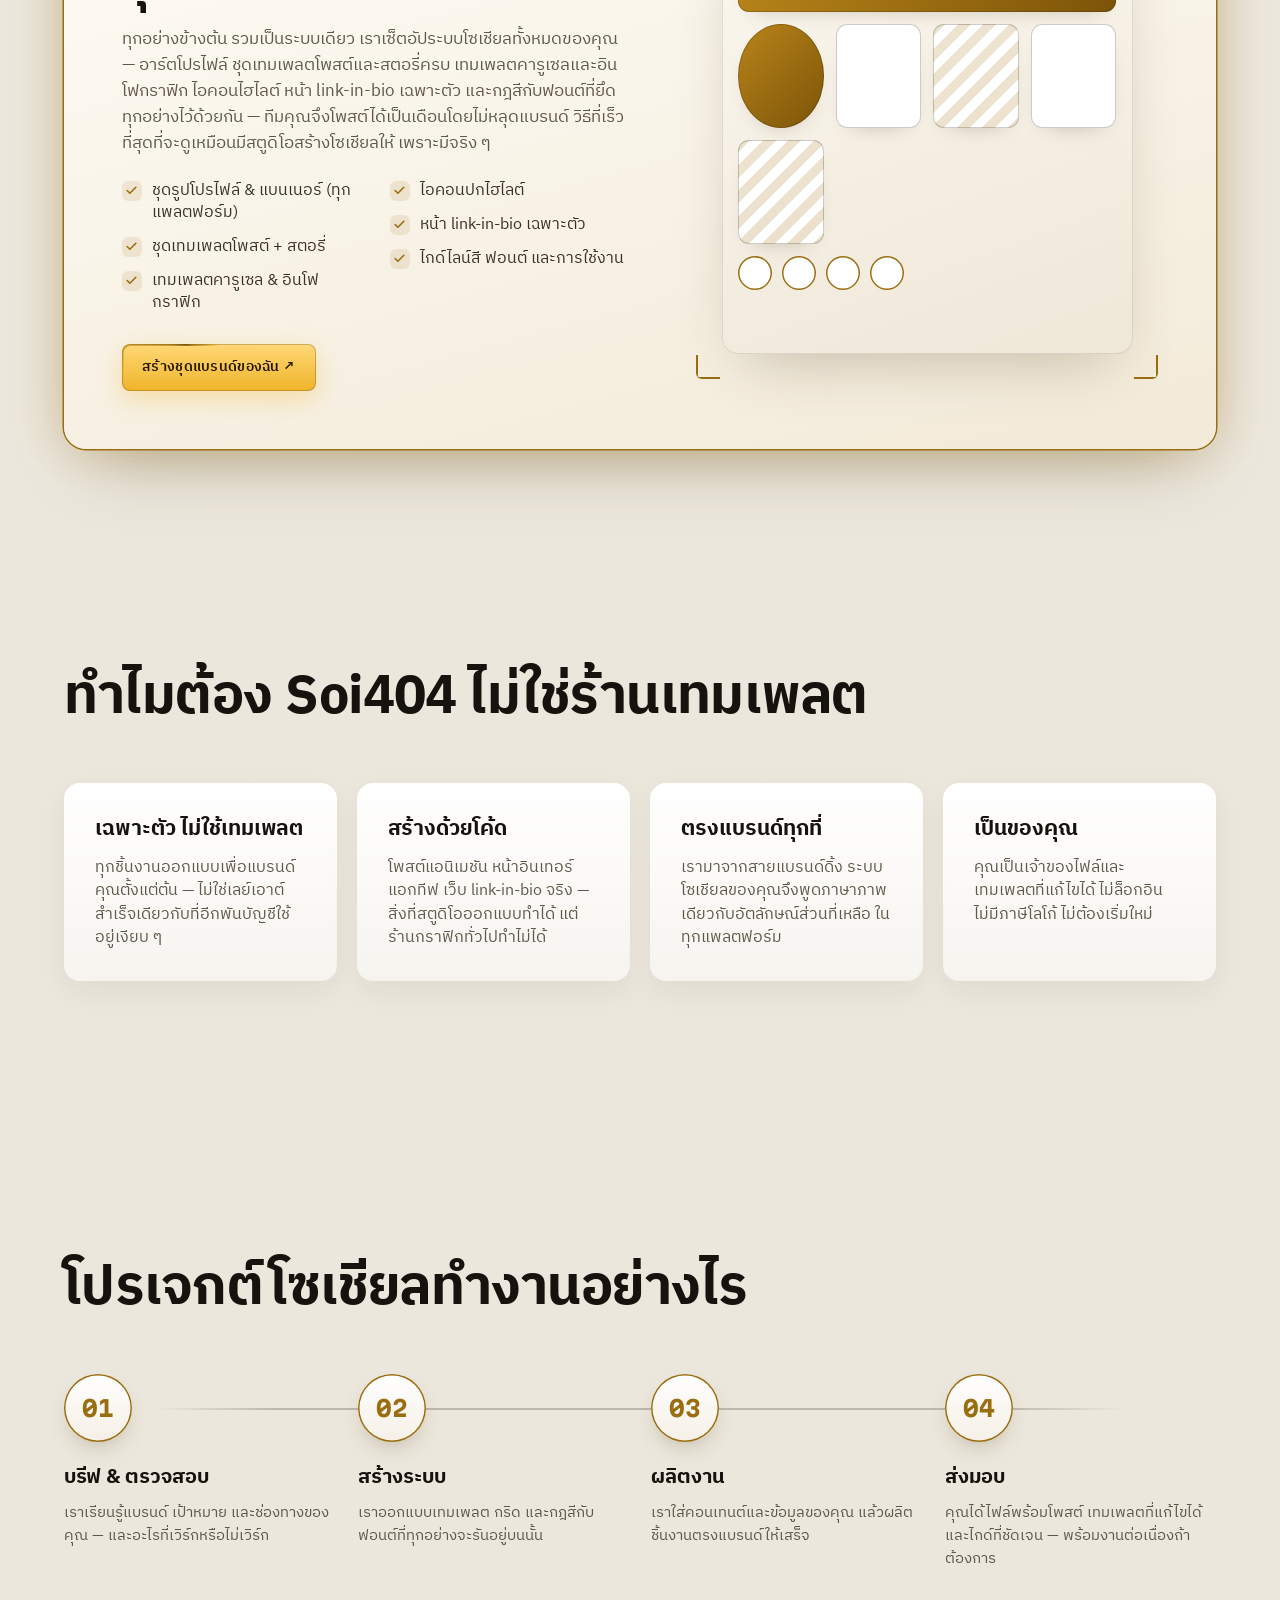
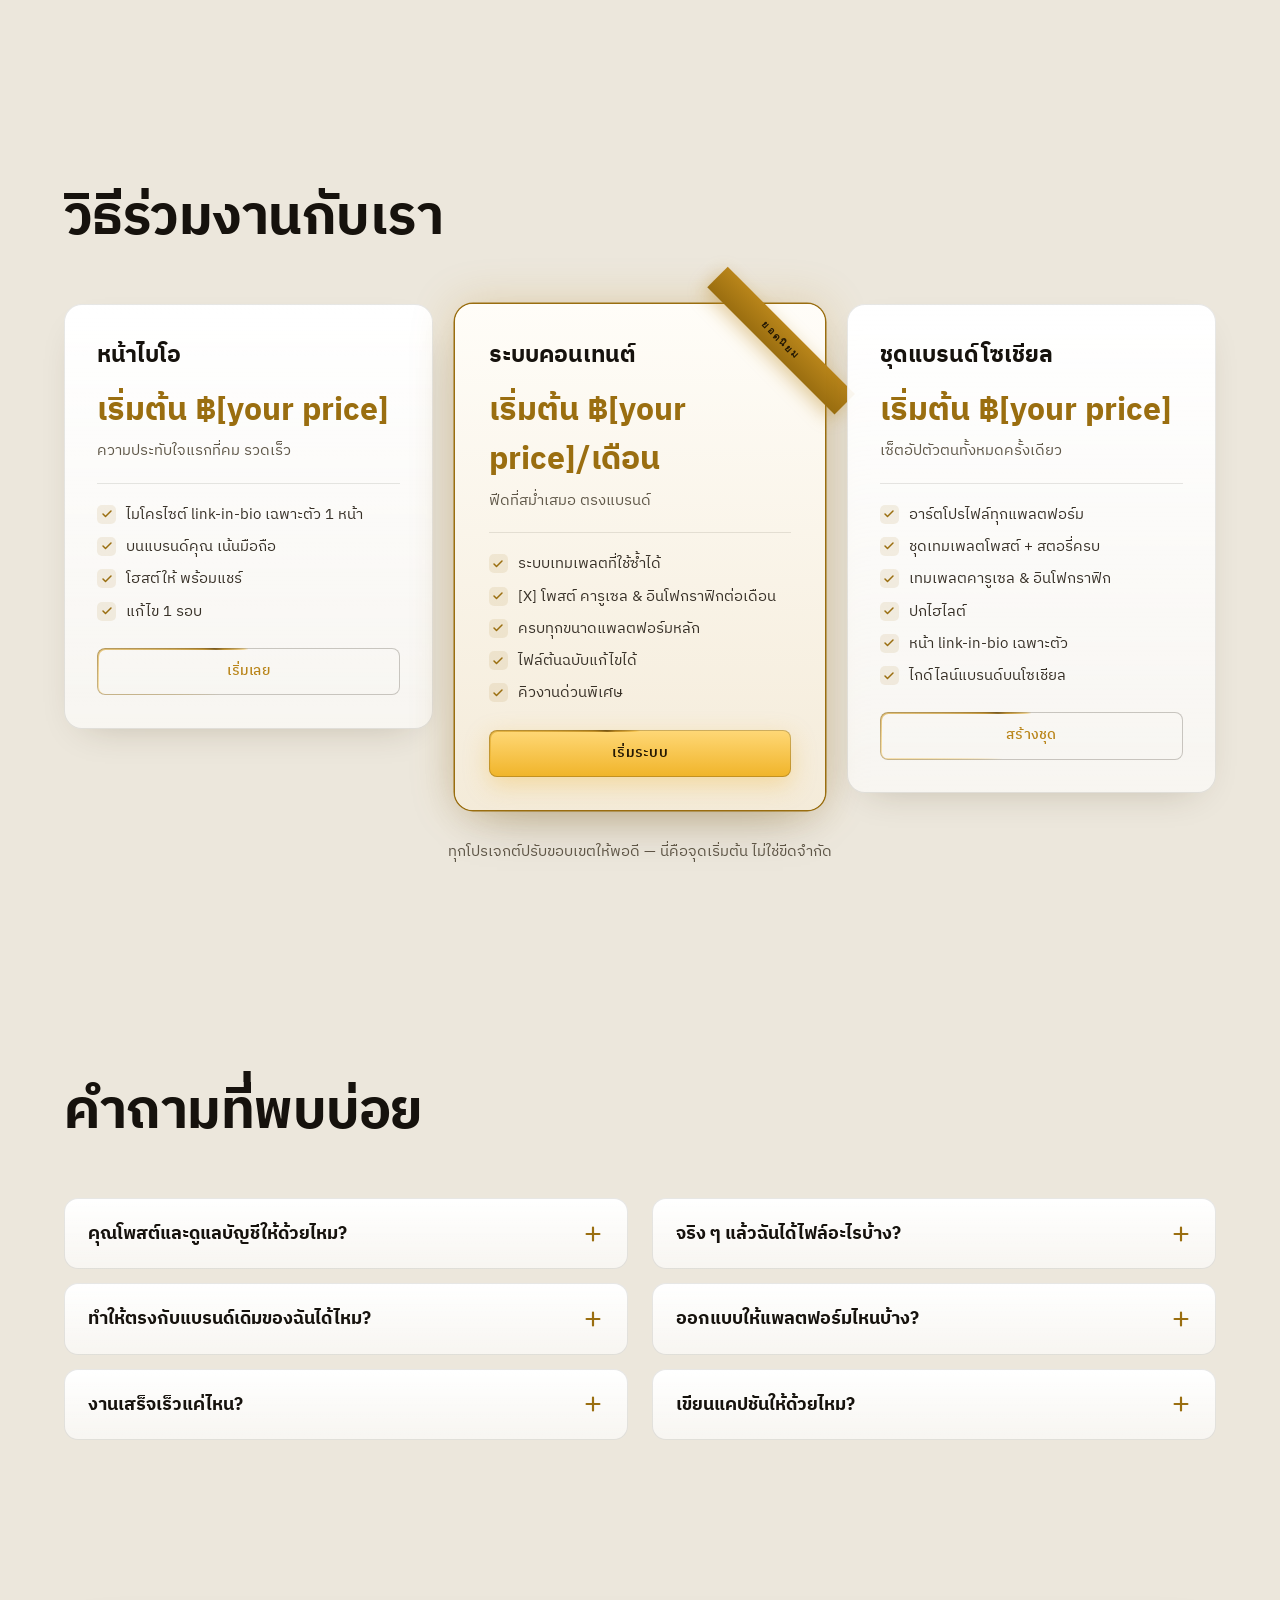
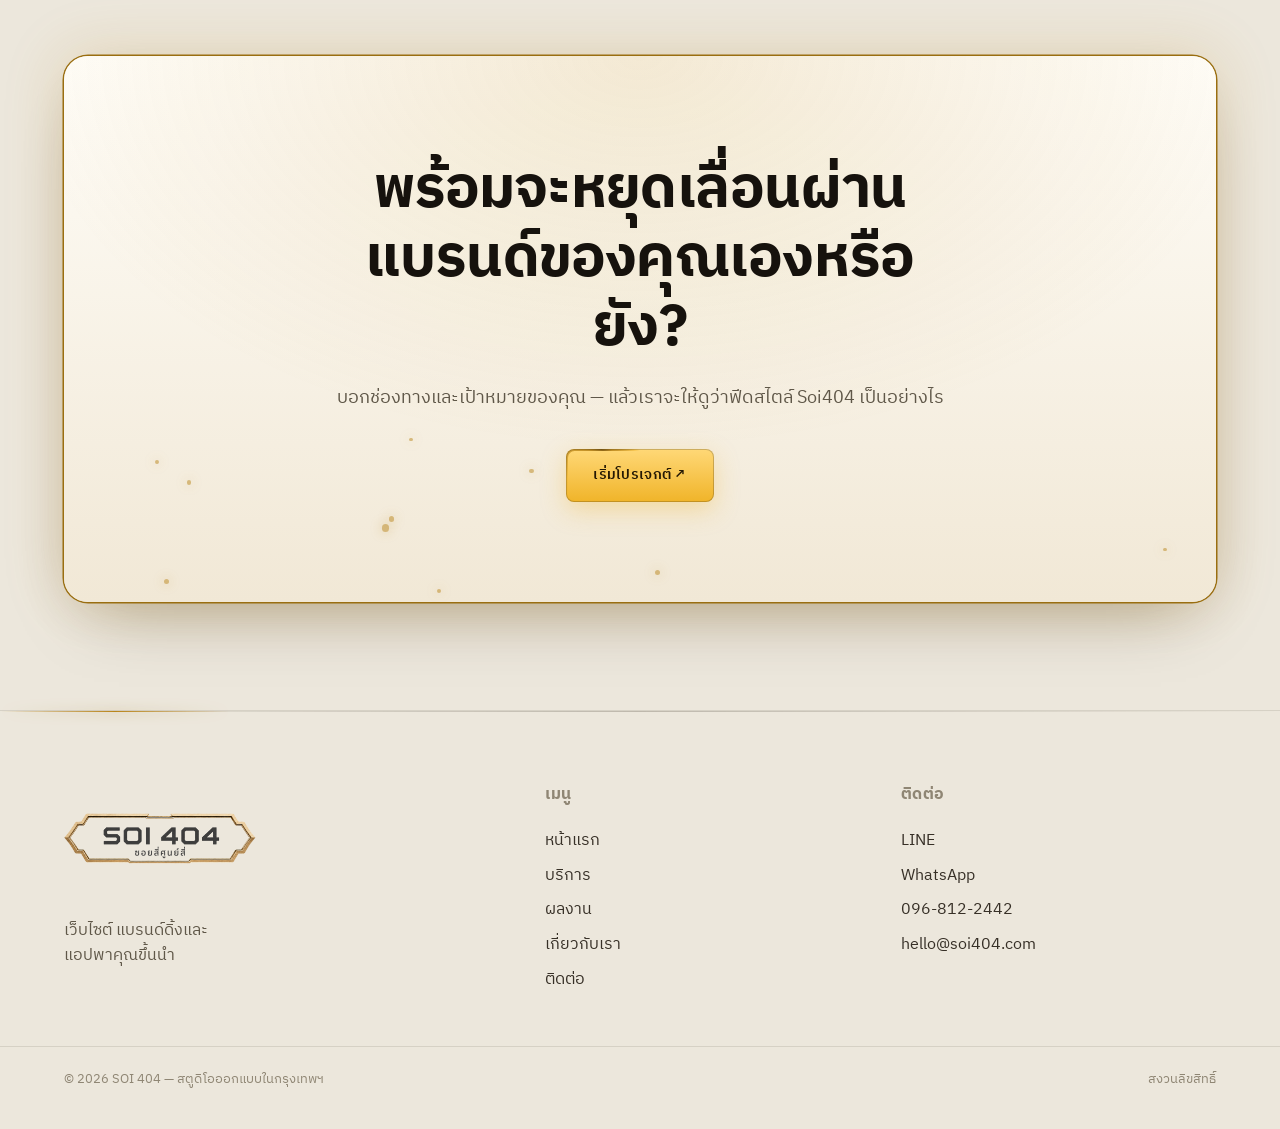
<file: social-media.html>
<!DOCTYPE html>
<html lang="th">
<head>
<meta charset="UTF-8">
<meta name="viewport" content="width=device-width, initial-scale=1">
<title>โซเชียลมีเดีย / Social Media — SOI 404</title>
<meta name="description" content="Social media design service — link-in-bio pages, infographics, carousels, and brand kits.">
<link rel="preconnect" href="https://fonts.googleapis.com">
<link rel="preconnect" href="https://fonts.gstatic.com" crossorigin>
<link href="https://fonts.googleapis.com/css2?family=Archivo+Expanded:wght@500;600;700;800;900&family=Archivo:ital,wght@0,400;0,500;0,600;1,500&family=IBM+Plex+Sans+Thai:wght@300;400;500;600;700&family=Martian+Mono:wght@300;400;500;600&family=Anuphan:wght@200;300;400;500;600;700&family=Playfair+Display:ital,wght@1,400&family=Chakra+Petch:wght@400;500;600&display=swap" rel="stylesheet">
<link rel="stylesheet" href="base.css?v=2">
<link rel="stylesheet" href="pages.css?v=2">
<link rel="stylesheet" href="theme-light.css?v=2">
<link rel="stylesheet" href="social.css?v=2">
</head>
<body data-page="services" data-theme="light">

<main>

  <!-- ===== HERO ===== -->
  <section class="sm-hero" data-screen-label="Social / Hero">
    <div class="sm-orbs" aria-hidden="true"></div>
    <div class="wrap">
      <div class="sm-hero__grid">
        <div class="sm-hero__copy rise">
          <p class="eyebrow" data-th="บริการ — โซเชียลมีเดีย" data-en="Services — Social Media">บริการ — โซเชียลมีเดีย</p>
          <h1 data-html data-th='โซเชียลมีเดีย <span class="it">ออกแบบจริงจัง</span>' data-en='Social media, <span class="it">actually</span> designed.'>โซเชียลมีเดีย <span class="it">ออกแบบจริงจัง</span></h1>
          <p class="sm-hero__sub" data-th="หน้า link-in-bio เฉพาะตัว อินโฟกราฟิกที่หยุดสายตา และระบบคารูเซล — สร้างในสตูดิโอของเรา บนแบรนด์ของคุณ พร้อมโพสต์ได้ทันที เราออกแบบชิ้นงาน คุณเป็นเจ้าของสปอตไลต์" data-en="Bespoke link-in-bio pages, scroll-stopping infographics, and carousel systems — built in our studio, on your brand, ready to publish. We design the assets; you own the spotlight.">หน้า link-in-bio เฉพาะตัว อินโฟกราฟิกที่หยุดสายตา และระบบคารูเซล — สร้างในสตูดิโอของเรา บนแบรนด์ของคุณ พร้อมโพสต์ได้ทันที เราออกแบบชิ้นงาน คุณเป็นเจ้าของสปอตไลต์</p>
          <div class="sm-hero__cta">
            <a class="btn btn--solid" href="contact.html" data-th="เริ่มโปรเจกต์ ↗" data-en="Start a project ↗">เริ่มโปรเจกต์ ↗</a>
            <a class="btn btn--ghost live" href="#packages" style="--bw:1.5px;border-radius:8px" data-th="ดูแพ็กเกจ" data-en="See packages">ดูแพ็กเกจ</a>
          </div>
        </div>
        <div class="sm-hero__art rise d1" aria-hidden="true">
          <div class="float fl-a"></div>
          <div class="float fl-b"></div>
          <div class="float fl-c"></div>
        </div>
      </div>
    </div>
  </section>

  <!-- ===== SERVICES 01–03 (zig-zag) ===== -->
  <section class="section" data-screen-label="Social / Services" data-arc>
    <div class="wrap">
      <div class="sm-rows">

        <!-- 01 — Link-in-Bio -->
        <article class="sm-row">
          <div class="sm-row__copy rise">
            <span class="sm-row__num">01</span>
            <h3 class="sm-row__name" data-th="ไมโครไซต์ Link-in-Bio" data-en="Link-in-Bio Microsites">ไมโครไซต์ Link-in-Bio</h3>
            <p class="sm-row__tag" data-th="ลิงก์เดียว ครบทุกตัวตน ไม่มีโลโก้ของใครอื่น" data-en="One link. All of you. None of someone else's logo.">ลิงก์เดียว ครบทุกตัวตน ไม่มีโลโก้ของใครอื่น</p>
            <p data-th="เครื่องมือฟรีก็ใช้ได้ — แต่มันแปะแบรนด์ของมันทับหน้าเพจ และกลบแบรนด์คุณไว้ใต้โลโก้ของมัน เราสร้างหน้า link-in-bio เฉพาะตัว เน้นมือถือเป็นหลัก: สีของคุณ ฟอนต์ของคุณ ลิงก์ของคุณ เรื่องราวของคุณ โหลดไว ดูเป็นคุณอย่างไม่ผิดตัว และเปลี่ยนลิงก์ไบโอเดียวให้เป็นความประทับใจแรกที่คมที่สุด" data-en="The free tools work — but they stamp their branding across your page and bury your brand under their logo. We build you a fully bespoke, mobile-first link-in-bio page: your colours, your type, your links, your story. It loads fast, looks unmistakably like you, and turns that single bio link into your sharpest first impression.">เครื่องมือฟรีก็ใช้ได้ — แต่มันแปะแบรนด์ของมันทับหน้าเพจ และกลบแบรนด์คุณไว้ใต้โลโก้ของมัน เราสร้างหน้า link-in-bio เฉพาะตัว เน้นมือถือเป็นหลัก: สีของคุณ ฟอนต์ของคุณ ลิงก์ของคุณ เรื่องราวของคุณ โหลดไว ดูเป็นคุณอย่างไม่ผิดตัว และเปลี่ยนลิงก์ไบโอเดียวให้เป็นความประทับใจแรกที่คมที่สุด</p>
            <ul class="sm-incl">
              <li data-th="หน้าเว็บเฉพาะตัว เน้นมือถือ บนแบรนด์คุณ" data-en="Custom mobile-first page in your brand">หน้าเว็บเฉพาะตัว เน้นมือถือ บนแบรนด์คุณ</li>
              <li data-th="ลิงก์ ปุ่ม และเซ็กชันไม่จำกัด" data-en="Unlimited links, buttons & sections">ลิงก์ ปุ่ม และเซ็กชันไม่จำกัด</li>
              <li data-th="เพิ่มวิดีโอ แกลเลอรี หรือฟอร์มอีเมลได้" data-en="Optional video, gallery, or email sign-up">เพิ่มวิดีโอ แกลเลอรี หรือฟอร์มอีเมลได้</li>
              <li data-th="ลูกเล่นแอนิเมชันและอินเทอร์แอกทีฟ" data-en="Animated and interactive touches">ลูกเล่นแอนิเมชันและอินเทอร์แอกทีฟ</li>
              <li data-th="โฮสต์ให้พร้อม แชร์ได้ทันที" data-en="Hosted and ready to share">โฮสต์ให้พร้อม แชร์ได้ทันที</li>
            </ul>
            <a class="sm-link" href="contact.html" data-html data-th='เริ่มจากหน้าไบโอ <svg viewBox="0 0 24 24" fill="none" stroke="currentColor" stroke-width="2" stroke-linecap="round" stroke-linejoin="round"><path d="M5 12h14M13 6l6 6-6 6"/></svg>' data-en='Start with a bio page <svg viewBox="0 0 24 24" fill="none" stroke="currentColor" stroke-width="2" stroke-linecap="round" stroke-linejoin="round"><path d="M5 12h14M13 6l6 6-6 6"/></svg>'>เริ่มจากหน้าไบโอ <svg viewBox="0 0 24 24" fill="none" stroke="currentColor" stroke-width="2" stroke-linecap="round" stroke-linejoin="round"><path d="M5 12h14M13 6l6 6-6 6"/></svg></a>
          </div>
          <div class="sm-row__art rise d1">
            <div class="frame"><div class="mk">
              <div class="mk-phone">
                <div class="mk-phone__av"></div>
                <div class="mk-phone__nm"></div>
                <div class="mk-phone__bio"></div>
                <div class="mk-phone__lnk hot"></div>
                <div class="mk-phone__lnk"></div>
                <div class="mk-phone__lnk"></div>
                <div class="mk-phone__lnk"></div>
                <div class="mk-phone__row"><i></i><i></i><i></i><i></i></div>
              </div>
            </div></div>
          </div>
        </article>

        <!-- 02 — Infographics -->
        <article class="sm-row">
          <div class="sm-row__copy rise">
            <span class="sm-row__num">02</span>
            <h3 class="sm-row__name" data-th="อินโฟกราฟิก & โพสต์ข้อมูล" data-en="Infographics & Data Posts">อินโฟกราฟิก & โพสต์ข้อมูล</h3>
            <p class="sm-row__tag" data-th="เปลี่ยนตัวเลขของคุณให้เป็นโพสต์ที่คนอยากแชร์" data-en="Turn your numbers into the post people share.">เปลี่ยนตัวเลขของคุณให้เป็นโพสต์ที่คนอยากแชร์</p>
            <p data-th="โพสต์ภาพสร้างเอ็นเกจเมนต์ได้มากกว่าตัวอักษรล้วนอย่างมาก — และสถิติเด่นเพียงตัวเดียวที่ออกแบบดี ๆ คือสิ่งที่แชร์ง่ายที่สุดบนฟีด เราเปลี่ยนข้อมูล เคล็ดลับ และอินไซต์ของคุณให้เป็นกราฟิกที่จำได้ทันที เน้นมือถือ สร้างบนเทมเพลตที่ใช้ซ้ำได้ ทุกชิ้นจึงเป็นคุณอย่างชัดเจน และออกได้เร็วกว่าครั้งก่อน" data-en="Visual posts can earn dramatically more engagement than text alone — and one bold stat, designed well, is the most shareable thing on the feed. We turn your data, tips, and insights into instantly recognisable, mobile-first graphics built on a repeatable template, so every drop looks unmistakably yours and goes out faster than the last.">โพสต์ภาพสร้างเอ็นเกจเมนต์ได้มากกว่าตัวอักษรล้วนอย่างมาก — และสถิติเด่นเพียงตัวเดียวที่ออกแบบดี ๆ คือสิ่งที่แชร์ง่ายที่สุดบนฟีด เราเปลี่ยนข้อมูล เคล็ดลับ และอินไซต์ของคุณให้เป็นกราฟิกที่จำได้ทันที เน้นมือถือ สร้างบนเทมเพลตที่ใช้ซ้ำได้ ทุกชิ้นจึงเป็นคุณอย่างชัดเจน และออกได้เร็วกว่าครั้งก่อน</p>
            <ul class="sm-incl">
              <li data-th="อินโฟกราฟิกแบบสถิติเดี่ยวและหลายประเด็น" data-en="Single-stat and multi-point infographics">อินโฟกราฟิกแบบสถิติเดี่ยวและหลายประเด็น</li>
              <li data-th="ชาร์ตและการแสดงผลข้อมูลเฉพาะตัว" data-en="Custom charts and data visualisation">ชาร์ตและการแสดงผลข้อมูลเฉพาะตัว</li>
              <li data-th="ระบบเทมเพลตตรงแบรนด์ ใช้ซ้ำได้" data-en="A reusable, on-brand template system">ระบบเทมเพลตตรงแบรนด์ ใช้ซ้ำได้</li>
              <li data-th="ปรับขนาดสำหรับ Instagram, LinkedIn และอื่น ๆ" data-en="Sized for Instagram, LinkedIn and more">ปรับขนาดสำหรับ Instagram, LinkedIn และอื่น ๆ</li>
              <li data-th="ไฟล์ต้นฉบับแก้ไขได้" data-en="Editable source files">ไฟล์ต้นฉบับแก้ไขได้</li>
            </ul>
            <a class="sm-link" href="contact.html" data-html data-th='ทำให้ข้อมูลของฉันน่าแชร์ <svg viewBox="0 0 24 24" fill="none" stroke="currentColor" stroke-width="2" stroke-linecap="round" stroke-linejoin="round"><path d="M5 12h14M13 6l6 6-6 6"/></svg>' data-en='Make my data shareable <svg viewBox="0 0 24 24" fill="none" stroke="currentColor" stroke-width="2" stroke-linecap="round" stroke-linejoin="round"><path d="M5 12h14M13 6l6 6-6 6"/></svg>'>ทำให้ข้อมูลของฉันน่าแชร์ <svg viewBox="0 0 24 24" fill="none" stroke="currentColor" stroke-width="2" stroke-linecap="round" stroke-linejoin="round"><path d="M5 12h14M13 6l6 6-6 6"/></svg></a>
          </div>
          <div class="sm-row__art rise d1">
            <div class="frame"><div class="mk">
              <div class="mk-stats">
                <div class="tile k"><b>+650%</b><span></span></div>
                <div class="tile"><b>3.2×</b><span></span></div>
                <div class="tile"><b>#1</b><span></span></div>
                <div class="tile k"><b>98%</b><span></span></div>
              </div>
            </div></div>
          </div>
        </article>

        <!-- 03 — Carousels -->
        <article class="sm-row">
          <div class="sm-row__copy rise">
            <span class="sm-row__num">03</span>
            <h3 class="sm-row__name" data-th="คารูเซล" data-en="Carousels">คารูเซล</h3>
            <p class="sm-row__tag" data-th="ปัดแรกที่ทำให้อยากปัดต่อ" data-en="The swipe that keeps them swiping.">ปัดแรกที่ทำให้อยากปัดต่อ</p>
            <p data-th="คารูเซลคือที่ที่แบรนด์ได้สอน เล่าเรื่อง และอวดของ — และมันสื่อถึงความตั้งใจ จึงทำผลงานได้ดี เราออกแบบเด็คหลายสไลด์ที่ลื่นไหล มีหน้าปกที่ชวนให้ปัดสไลด์แรก ร้อยเรื่องให้ต่อเนื่องทุกสไลด์ และปิดด้วย call-to-action ที่ชัดเจน สร้างบนมาสเตอร์เทมเพลต ชิ้นต่อไปจึงออกได้ไว" data-en="Carousels are where brands teach, tell stories, and show off — and they read as effort, which is exactly why they perform. We design seamless multi-slide decks with a cover that earns the first swipe, a consistent thread across every slide, and a clear call-to-action to close. Built on a master template, so the next one ships fast.">คารูเซลคือที่ที่แบรนด์ได้สอน เล่าเรื่อง และอวดของ — และมันสื่อถึงความตั้งใจ จึงทำผลงานได้ดี เราออกแบบเด็คหลายสไลด์ที่ลื่นไหล มีหน้าปกที่ชวนให้ปัดสไลด์แรก ร้อยเรื่องให้ต่อเนื่องทุกสไลด์ และปิดด้วย call-to-action ที่ชัดเจน สร้างบนมาสเตอร์เทมเพลต ชิ้นต่อไปจึงออกได้ไว</p>
            <ul class="sm-incl">
              <li data-th="เด็คหลายสไลด์แบบไร้รอยต่อ (Instagram & LinkedIn)" data-en="Seamless multi-slide decks (Instagram & LinkedIn)">เด็คหลายสไลด์แบบไร้รอยต่อ (Instagram & LinkedIn)</li>
              <li data-th="สไลด์ปกที่หยุดสายตา" data-en="A scroll-stopping cover slide">สไลด์ปกที่หยุดสายตา</li>
              <li data-th="ดีไซน์สม่ำเสมอทุกสไลด์" data-en="Consistent design across every slide">ดีไซน์สม่ำเสมอทุกสไลด์</li>
              <li data-th="เทมเพลตคารูเซลที่ใช้ซ้ำได้" data-en="A reusable carousel template">เทมเพลตคารูเซลที่ใช้ซ้ำได้</li>
              <li data-th="ไฟล์พร้อมเอ็กซ์พอร์ต" data-en="Export-ready files">ไฟล์พร้อมเอ็กซ์พอร์ต</li>
            </ul>
            <a class="sm-link" href="contact.html" data-html data-th='ออกแบบคารูเซล <svg viewBox="0 0 24 24" fill="none" stroke="currentColor" stroke-width="2" stroke-linecap="round" stroke-linejoin="round"><path d="M5 12h14M13 6l6 6-6 6"/></svg>' data-en='Design a carousel <svg viewBox="0 0 24 24" fill="none" stroke="currentColor" stroke-width="2" stroke-linecap="round" stroke-linejoin="round"><path d="M5 12h14M13 6l6 6-6 6"/></svg>'>ออกแบบคารูเซล <svg viewBox="0 0 24 24" fill="none" stroke="currentColor" stroke-width="2" stroke-linecap="round" stroke-linejoin="round"><path d="M5 12h14M13 6l6 6-6 6"/></svg></a>
          </div>
          <div class="sm-row__art rise d1">
            <div class="frame"><div class="mk">
              <div class="mk-car">
                <div class="sl s1"><b></b><em></em><em></em></div>
                <div class="sl s3"><b></b><em></em><em></em></div>
                <div class="sl s2"><b></b><em></em><em></em></div>
                <div class="mk-dots"><i></i><i class="on"></i><i></i><i></i></div>
              </div>
            </div></div>
          </div>
        </article>

      </div>
    </div>
  </section>

  <!-- ===== 04 — FEATURED BUNDLE ===== -->
  <section class="section" data-screen-label="Social / Bundle">
    <div class="wrap">
      <div class="sm-bundle rise">
        <span class="ribbon" data-th="คุ้มที่สุด" data-en="BEST VALUE">คุ้มที่สุด</span>
        <div class="sm-bundle__grid">
          <div>
            <span class="sm-bundle__num">04</span>
            <h2 data-th="ชุดแบรนด์โซเชียลครบเซ็ต" data-en="The Social Brand Kit">ชุดแบรนด์โซเชียลครบเซ็ต</h2>
            <p data-th="ทุกอย่างข้างต้น รวมเป็นระบบเดียว เราเซ็ตอัประบบโซเชียลทั้งหมดของคุณ — อาร์ตโปรไฟล์ ชุดเทมเพลตโพสต์และสตอรี่ครบ เทมเพลตคารูเซลและอินโฟกราฟิก ไอคอนไฮไลต์ หน้า link-in-bio เฉพาะตัว และกฎสีกับฟอนต์ที่ยึดทุกอย่างไว้ด้วยกัน — ทีมคุณจึงโพสต์ได้เป็นเดือนโดยไม่หลุดแบรนด์ วิธีที่เร็วที่สุดที่จะดูเหมือนมีสตูดิโอสร้างโซเชียลให้ เพราะมีจริง ๆ" data-en="Everything above, as one system. We set up your entire social presence — profile art, a full post and story template suite, carousel and infographic templates, highlight covers, a bespoke link-in-bio page, and the colour and type rules that hold it all together — so your team can post for months and never drift off-brand. The fastest way to look like a studio built your socials, because one did.">ทุกอย่างข้างต้น รวมเป็นระบบเดียว เราเซ็ตอัประบบโซเชียลทั้งหมดของคุณ — อาร์ตโปรไฟล์ ชุดเทมเพลตโพสต์และสตอรี่ครบ เทมเพลตคารูเซลและอินโฟกราฟิก ไอคอนไฮไลต์ หน้า link-in-bio เฉพาะตัว และกฎสีกับฟอนต์ที่ยึดทุกอย่างไว้ด้วยกัน — ทีมคุณจึงโพสต์ได้เป็นเดือนโดยไม่หลุดแบรนด์ วิธีที่เร็วที่สุดที่จะดูเหมือนมีสตูดิโอสร้างโซเชียลให้ เพราะมีจริง ๆ</p>
            <ul class="sm-bundle__incl">
              <li data-th="ชุดรูปโปรไฟล์ & แบนเนอร์ (ทุกแพลตฟอร์ม)" data-en="Profile photo & banner set (all platforms)">ชุดรูปโปรไฟล์ & แบนเนอร์ (ทุกแพลตฟอร์ม)</li>
              <li data-th="ชุดเทมเพลตโพสต์ + สตอรี่" data-en="Post + story template suite">ชุดเทมเพลตโพสต์ + สตอรี่</li>
              <li data-th="เทมเพลตคารูเซล & อินโฟกราฟิก" data-en="Carousel & infographic templates">เทมเพลตคารูเซล & อินโฟกราฟิก</li>
              <li data-th="ไอคอนปกไฮไลต์" data-en="Highlight-cover icons">ไอคอนปกไฮไลต์</li>
              <li data-th="หน้า link-in-bio เฉพาะตัว" data-en="Bespoke link-in-bio page">หน้า link-in-bio เฉพาะตัว</li>
              <li data-th="ไกด์ไลน์สี ฟอนต์ และการใช้งาน" data-en="Colour, type & usage guidelines">ไกด์ไลน์สี ฟอนต์ และการใช้งาน</li>
            </ul>
            <a class="btn btn--solid" href="contact.html" data-th="สร้างชุดแบรนด์ของฉัน ↗" data-en="Build my brand kit ↗">สร้างชุดแบรนด์ของฉัน ↗</a>
          </div>
          <div class="sm-row__art">
            <div class="frame"><div class="mk">
              <div class="mk-kit">
                <div class="banner"></div>
                <div class="av"></div>
                <div class="post"></div>
                <div class="story"></div>
                <div class="post"></div>
                <div class="story"></div>
                <div class="hl"><i></i><i></i><i></i><i></i></div>
              </div>
            </div></div>
          </div>
        </div>
      </div>
    </div>
  </section>

  <!-- ===== WHY US ===== -->
  <section class="section" data-screen-label="Social / Why" data-arc>
    <div class="wrap">
      <div class="head">
        <h2 class="rise" style="font-size:clamp(2rem,4.4vw,3.4rem)" data-th="ทำไมต้อง Soi404 ไม่ใช่ร้านเทมเพลต" data-en="Why Soi404, not a template shop">ทำไมต้อง Soi404 ไม่ใช่ร้านเทมเพลต</h2>
      </div>
      <div class="sm-why">
        <div class="acard rise">
          <h3 data-th="เฉพาะตัว ไม่ใช้เทมเพลต" data-en="Bespoke, never templated">เฉพาะตัว ไม่ใช้เทมเพลต</h3>
          <p data-th="ทุกชิ้นงานออกแบบเพื่อแบรนด์คุณตั้งแต่ต้น — ไม่ใช่เลย์เอาต์สำเร็จเดียวกับที่อีกพันบัญชีใช้อยู่เงียบ ๆ" data-en="Every asset is designed for your brand from scratch — not the same stock layout a thousand other accounts are quietly running.">ทุกชิ้นงานออกแบบเพื่อแบรนด์คุณตั้งแต่ต้น — ไม่ใช่เลย์เอาต์สำเร็จเดียวกับที่อีกพันบัญชีใช้อยู่เงียบ ๆ</p>
        </div>
        <div class="acard rise d1">
          <h3 data-th="สร้างด้วยโค้ด" data-en="Built in code">สร้างด้วยโค้ด</h3>
          <p data-th="โพสต์แอนิเมชัน หน้าอินเทอร์แอกทีฟ เว็บ link-in-bio จริง — สิ่งที่สตูดิโอออกแบบทำได้ แต่ร้านกราฟิกทั่วไปทำไม่ได้" data-en="Animated posts, interactive pages, live link-in-bio sites — the things a design studio can build that a graphics shop simply can't.">โพสต์แอนิเมชัน หน้าอินเทอร์แอกทีฟ เว็บ link-in-bio จริง — สิ่งที่สตูดิโอออกแบบทำได้ แต่ร้านกราฟิกทั่วไปทำไม่ได้</p>
        </div>
        <div class="acard rise d2">
          <h3 data-th="ตรงแบรนด์ทุกที่" data-en="On-brand everywhere">ตรงแบรนด์ทุกที่</h3>
          <p data-th="เรามาจากสายแบรนด์ดิ้ง ระบบโซเชียลของคุณจึงพูดภาษาภาพเดียวกับอัตลักษณ์ส่วนที่เหลือ ในทุกแพลตฟอร์ม" data-en="We come from branding. Your social system speaks the same visual language as the rest of your identity, on every platform.">เรามาจากสายแบรนด์ดิ้ง ระบบโซเชียลของคุณจึงพูดภาษาภาพเดียวกับอัตลักษณ์ส่วนที่เหลือ ในทุกแพลตฟอร์ม</p>
        </div>
        <div class="acard rise d3">
          <h3 data-th="เป็นของคุณ" data-en="Yours to keep">เป็นของคุณ</h3>
          <p data-th="คุณเป็นเจ้าของไฟล์และเทมเพลตที่แก้ไขได้ ไม่ล็อกอิน ไม่มีภาษีโลโก้ ไม่ต้องเริ่มใหม่" data-en="You own the files and the editable templates. No lock-in, no logo tax, no starting over.">คุณเป็นเจ้าของไฟล์และเทมเพลตที่แก้ไขได้ ไม่ล็อกอิน ไม่มีภาษีโลโก้ ไม่ต้องเริ่มใหม่</p>
        </div>
      </div>
    </div>
  </section>

  <!-- ===== PROCESS ===== -->
  <section class="section" data-screen-label="Social / Process">
    <div class="wrap">
      <div class="head">
        <p class="eyebrow rise" data-th="วิธีการทำงาน" data-en="How we work">วิธีการทำงาน</p>
        <h2 class="rise d1" style="margin-top:18px;font-size:clamp(2rem,4.4vw,3.4rem)" data-th="โปรเจกต์โซเชียลทำงานอย่างไร" data-en="How a social project runs">โปรเจกต์โซเชียลทำงานอย่างไร</h2>
      </div>
      <div class="sm-proc">
        <div class="step rise"><div class="sm-proc__dot">01</div><h3 data-th="บรีฟ & ตรวจสอบ" data-en="Brief & audit">บรีฟ & ตรวจสอบ</h3><p data-th="เราเรียนรู้แบรนด์ เป้าหมาย และช่องทางของคุณ — และอะไรที่เวิร์กหรือไม่เวิร์ก" data-en="We learn your brand, goals, and channels — and what's working and what isn't.">เราเรียนรู้แบรนด์ เป้าหมาย และช่องทางของคุณ — และอะไรที่เวิร์กหรือไม่เวิร์ก</p></div>
        <div class="step rise d1"><div class="sm-proc__dot">02</div><h3 data-th="สร้างระบบ" data-en="Build the system">สร้างระบบ</h3><p data-th="เราออกแบบเทมเพลต กริด และกฎสีกับฟอนต์ที่ทุกอย่างจะรันอยู่บนนั้น" data-en="We design the templates, grid, and colour and type rules everything will run on.">เราออกแบบเทมเพลต กริด และกฎสีกับฟอนต์ที่ทุกอย่างจะรันอยู่บนนั้น</p></div>
        <div class="step rise d2"><div class="sm-proc__dot">03</div><h3 data-th="ผลิตงาน" data-en="Produce">ผลิตงาน</h3><p data-th="เราใส่คอนเทนต์และข้อมูลของคุณ แล้วผลิตชิ้นงานตรงแบรนด์ให้เสร็จ" data-en="We drop in your content and data and turn out the finished, on-brand assets.">เราใส่คอนเทนต์และข้อมูลของคุณ แล้วผลิตชิ้นงานตรงแบรนด์ให้เสร็จ</p></div>
        <div class="step rise d3"><div class="sm-proc__dot">04</div><h3 data-th="ส่งมอบ" data-en="Handover">ส่งมอบ</h3><p data-th="คุณได้ไฟล์พร้อมโพสต์ เทมเพลตที่แก้ไขได้ และไกด์ที่ชัดเจน — พร้อมงานต่อเนื่องถ้าต้องการ" data-en="You get publish-ready files, editable templates, and a clear guide — plus ongoing drops if you want them.">คุณได้ไฟล์พร้อมโพสต์ เทมเพลตที่แก้ไขได้ และไกด์ที่ชัดเจน — พร้อมงานต่อเนื่องถ้าต้องการ</p></div>
      </div>
    </div>
  </section>

  <!-- ===== PACKAGES ===== -->
  <section class="section" id="packages" data-screen-label="Social / Packages" data-arc>
    <div class="wrap">
      <div class="head">
        <h2 class="rise" style="font-size:clamp(2rem,4.4vw,3.4rem)" data-th="วิธีร่วมงานกับเรา" data-en="Ways to work with us">วิธีร่วมงานกับเรา</h2>
      </div>
      <div class="sm-pkgs">
        <div class="sm-pkg rise">
          <div class="sm-pkg__name" data-th="หน้าไบโอ" data-en="Bio Page">หน้าไบโอ</div>
          <div class="sm-pkg__price" data-th="เริ่มต้น ฿[your price]" data-en="From ฿[your price]">เริ่มต้น ฿[your price]</div>
          <div class="sm-pkg__for" data-th="ความประทับใจแรกที่คม รวดเร็ว" data-en="A sharp first impression, fast">ความประทับใจแรกที่คม รวดเร็ว</div>
          <ul class="sm-pkg__incl">
            <li data-th="ไมโครไซต์ link-in-bio เฉพาะตัว 1 หน้า" data-en="One bespoke link-in-bio microsite">ไมโครไซต์ link-in-bio เฉพาะตัว 1 หน้า</li>
            <li data-th="บนแบรนด์คุณ เน้นมือถือ" data-en="Your brand, mobile-first">บนแบรนด์คุณ เน้นมือถือ</li>
            <li data-th="โฮสต์ให้ พร้อมแชร์" data-en="Hosted and ready to share">โฮสต์ให้ พร้อมแชร์</li>
            <li data-th="แก้ไข 1 รอบ" data-en="One round of revisions">แก้ไข 1 รอบ</li>
          </ul>
          <a class="btn btn--ghost live" href="contact.html" style="--bw:1.5px;border-radius:8px" data-th="เริ่มเลย" data-en="Get started">เริ่มเลย</a>
        </div>
        <div class="sm-pkg sm-pkg--hot rise d1">
          <span class="ribbon" data-th="ยอดนิยม" data-en="MOST POPULAR">ยอดนิยม</span>
          <div class="sm-pkg__name" data-th="ระบบคอนเทนต์" data-en="Content System">ระบบคอนเทนต์</div>
          <div class="sm-pkg__price" data-th="เริ่มต้น ฿[your price]/เดือน" data-en="From ฿[your price]/mo">เริ่มต้น ฿[your price]/เดือน</div>
          <div class="sm-pkg__for" data-th="ฟีดที่สม่ำเสมอ ตรงแบรนด์" data-en="A steady, on-brand feed">ฟีดที่สม่ำเสมอ ตรงแบรนด์</div>
          <ul class="sm-pkg__incl">
            <li data-th="ระบบเทมเพลตที่ใช้ซ้ำได้" data-en="A reusable template system">ระบบเทมเพลตที่ใช้ซ้ำได้</li>
            <li data-th="[X] โพสต์ คารูเซล & อินโฟกราฟิกต่อเดือน" data-en="[X] posts, carousels & infographics each month">[X] โพสต์ คารูเซล & อินโฟกราฟิกต่อเดือน</li>
            <li data-th="ครบทุกขนาดแพลตฟอร์มหลัก" data-en="All major platform sizes">ครบทุกขนาดแพลตฟอร์มหลัก</li>
            <li data-th="ไฟล์ต้นฉบับแก้ไขได้" data-en="Editable source files">ไฟล์ต้นฉบับแก้ไขได้</li>
            <li data-th="คิวงานด่วนพิเศษ" data-en="Priority turnaround">คิวงานด่วนพิเศษ</li>
          </ul>
          <a class="btn btn--solid" href="contact.html" data-th="เริ่มระบบ" data-en="Start the system">เริ่มระบบ</a>
        </div>
        <div class="sm-pkg rise d2">
          <div class="sm-pkg__name" data-th="ชุดแบรนด์โซเชียล" data-en="Social Brand Kit">ชุดแบรนด์โซเชียล</div>
          <div class="sm-pkg__price" data-th="เริ่มต้น ฿[your price]" data-en="From ฿[your price]">เริ่มต้น ฿[your price]</div>
          <div class="sm-pkg__for" data-th="เซ็ตอัปตัวตนทั้งหมดครั้งเดียว" data-en="Your whole presence, set up once">เซ็ตอัปตัวตนทั้งหมดครั้งเดียว</div>
          <ul class="sm-pkg__incl">
            <li data-th="อาร์ตโปรไฟล์ทุกแพลตฟอร์ม" data-en="Profile art for every platform">อาร์ตโปรไฟล์ทุกแพลตฟอร์ม</li>
            <li data-th="ชุดเทมเพลตโพสต์ + สตอรี่ครบ" data-en="Full post + story template suite">ชุดเทมเพลตโพสต์ + สตอรี่ครบ</li>
            <li data-th="เทมเพลตคารูเซล & อินโฟกราฟิก" data-en="Carousel & infographic templates">เทมเพลตคารูเซล & อินโฟกราฟิก</li>
            <li data-th="ปกไฮไลต์" data-en="Highlight covers">ปกไฮไลต์</li>
            <li data-th="หน้า link-in-bio เฉพาะตัว" data-en="Bespoke link-in-bio page">หน้า link-in-bio เฉพาะตัว</li>
            <li data-th="ไกด์ไลน์แบรนด์บนโซเชียล" data-en="Brand-on-social guidelines">ไกด์ไลน์แบรนด์บนโซเชียล</li>
          </ul>
          <a class="btn btn--ghost live" href="contact.html" style="--bw:1.5px;border-radius:8px" data-th="สร้างชุด" data-en="Build the kit">สร้างชุด</a>
        </div>
      </div>
      <p class="sm-note rise" data-th="ทุกโปรเจกต์ปรับขอบเขตให้พอดี — นี่คือจุดเริ่มต้น ไม่ใช่ขีดจำกัด" data-en="Every project is scoped to fit — these are starting points, not limits.">ทุกโปรเจกต์ปรับขอบเขตให้พอดี — นี่คือจุดเริ่มต้น ไม่ใช่ขีดจำกัด</p>
    </div>
  </section>

  <!-- ===== FAQ ===== -->
  <section class="section" data-screen-label="Social / FAQ">
    <div class="wrap">
      <div class="head">
        <h2 class="rise" style="font-size:clamp(2rem,4.4vw,3.4rem)" data-th="คำถามที่พบบ่อย" data-en="Questions, answered">คำถามที่พบบ่อย</h2>
      </div>
      <div class="sm-faq">
        <details class="rise"><summary data-th="คุณโพสต์และดูแลบัญชีให้ด้วยไหม?" data-en="Do you also post and manage my accounts?">คุณโพสต์และดูแลบัญชีให้ด้วยไหม?</summary><p data-th="ไม่ — เราเป็นสตูดิโอออกแบบ เราส่งมอบชิ้นงานพร้อมโพสต์และเทมเพลตที่แก้ไขได้ให้คุณ คุณหรือผู้ดูแลโซเชียลของคุณเป็นคนโพสต์ ต้องการพาร์ตเนอร์รับโพสต์? เราแนะนำเจ้าที่ดีให้ได้" data-en="No — we're a design studio. We hand you finished, publish-ready assets and editable templates; you or your social manager post them. Need a posting partner? We can point you to good ones.">ไม่ — เราเป็นสตูดิโอออกแบบ เราส่งมอบชิ้นงานพร้อมโพสต์และเทมเพลตที่แก้ไขได้ให้คุณ คุณหรือผู้ดูแลโซเชียลของคุณเป็นคนโพสต์ ต้องการพาร์ตเนอร์รับโพสต์? เราแนะนำเจ้าที่ดีให้ได้</p></details>
        <details class="rise"><summary data-th="จริง ๆ แล้วฉันได้ไฟล์อะไรบ้าง?" data-en="What files do I actually get?">จริง ๆ แล้วฉันได้ไฟล์อะไรบ้าง?</summary><p data-th="ภาพพร้อมเอ็กซ์พอร์ตในขนาดที่ถูกต้องของแต่ละแพลตฟอร์ม ไฟล์ MP4 หรือ GIF สำหรับโพสต์แอนิเมชัน หน้า link-in-bio ที่ใช้งานจริง และไฟล์ต้นฉบับกับเทมเพลตที่แก้ไขได้ซึ่งคุณเป็นเจ้าของ" data-en="Export-ready images at the correct size for each platform, MP4 or GIF for animated posts, your live link-in-bio page, and editable source and template files that you own.">ภาพพร้อมเอ็กซ์พอร์ตในขนาดที่ถูกต้องของแต่ละแพลตฟอร์ม ไฟล์ MP4 หรือ GIF สำหรับโพสต์แอนิเมชัน หน้า link-in-bio ที่ใช้งานจริง และไฟล์ต้นฉบับกับเทมเพลตที่แก้ไขได้ซึ่งคุณเป็นเจ้าของ</p></details>
        <details class="rise"><summary data-th="ทำให้ตรงกับแบรนด์เดิมของฉันได้ไหม?" data-en="Can you match my existing brand?">ทำให้ตรงกับแบรนด์เดิมของฉันได้ไหม?</summary><p data-th="ได้ ถ้าคุณมีไกด์ไลน์แบรนด์ เราออกแบบตามนั้น ถ้ายังไม่มี ชุดแบรนด์โซเชียลจะสร้างระบบให้ตั้งแต่ต้น" data-en="Yes. If you have brand guidelines, we design to them. If you don't, the Social Brand Kit builds the system from scratch.">ได้ ถ้าคุณมีไกด์ไลน์แบรนด์ เราออกแบบตามนั้น ถ้ายังไม่มี ชุดแบรนด์โซเชียลจะสร้างระบบให้ตั้งแต่ต้น</p></details>
        <details class="rise"><summary data-th="ออกแบบให้แพลตฟอร์มไหนบ้าง?" data-en="Which platforms do you design for?">ออกแบบให้แพลตฟอร์มไหนบ้าง?</summary><p data-th="Instagram, Facebook, LinkedIn, ปก TikTok และ Reels, X, YouTube — ที่ไหนที่ผู้ชมคุณอยู่ เราปรับขนาดทุกชิ้นให้พอดี" data-en="Instagram, Facebook, LinkedIn, TikTok and Reels covers, X, YouTube — wherever your audience is. We size every asset to fit.">Instagram, Facebook, LinkedIn, ปก TikTok และ Reels, X, YouTube — ที่ไหนที่ผู้ชมคุณอยู่ เราปรับขนาดทุกชิ้นให้พอดี</p></details>
        <details class="rise"><summary data-th="งานเสร็จเร็วแค่ไหน?" data-en="How fast is turnaround?">งานเสร็จเร็วแค่ไหน?</summary><p data-th="หน้า link-in-bio มักใช้เวลาไม่กี่วัน ระบบเทมเพลตและชุดแบรนด์ใช้เวลานานกว่าเพราะสร้างมาให้อยู่ได้นาน ลูกค้าระบบคอนเทนต์ได้คิวงานด่วนพิเศษทุกครั้ง" data-en="A link-in-bio page is usually a few days. Template systems and brand kits take longer because they're built to last. Content System clients get priority turnaround on every drop.">หน้า link-in-bio มักใช้เวลาไม่กี่วัน ระบบเทมเพลตและชุดแบรนด์ใช้เวลานานกว่าเพราะสร้างมาให้อยู่ได้นาน ลูกค้าระบบคอนเทนต์ได้คิวงานด่วนพิเศษทุกครั้ง</p></details>
        <details class="rise"><summary data-th="เขียนแคปชันให้ด้วยไหม?" data-en="Do you write the captions?">เขียนแคปชันให้ด้วยไหม?</summary><p data-th="เราออกแบบรอบ ๆ คอปปี้ของคุณ หรือใส่ตัวอย่างไว้ชัดเจนถ้าคุณเขียนเอง เพิ่มบริการเขียนแคปชันและคอนเทนต์ได้ถ้าอยากให้เราดูแล" data-en="We design around your copy, or with clear placeholders if you write your own. Caption and content writing can be added if you'd like us to handle it.">เราออกแบบรอบ ๆ คอปปี้ของคุณ หรือใส่ตัวอย่างไว้ชัดเจนถ้าคุณเขียนเอง เพิ่มบริการเขียนแคปชันและคอนเทนต์ได้ถ้าอยากให้เราดูแล</p></details>
      </div>
    </div>
  </section>

  <!-- ===== FINAL CTA ===== -->
  <section class="section" data-screen-label="Social / Final CTA">
    <div class="wrap">
      <div class="sm-final rise">
        <div class="sm-orbs" aria-hidden="true"></div>
        <h2 data-th="พร้อมจะหยุดเลื่อนผ่านแบรนด์ของคุณเองหรือยัง?" data-en="Ready to stop scrolling past your own brand?">พร้อมจะหยุดเลื่อนผ่านแบรนด์ของคุณเองหรือยัง?</h2>
        <p data-th="บอกช่องทางและเป้าหมายของคุณ — แล้วเราจะให้ดูว่าฟีดสไตล์ Soi404 เป็นอย่างไร" data-en="Tell us your channels and your goals — we'll show you what a Soi404 feed looks like.">บอกช่องทางและเป้าหมายของคุณ — แล้วเราจะให้ดูว่าฟีดสไตล์ Soi404 เป็นอย่างไร</p>
        <a class="btn btn--solid" href="contact.html" style="font-size:.86rem;padding:1.15em 2em" data-th="เริ่มโปรเจกต์ ↗" data-en="Start a project ↗">เริ่มโปรเจกต์ ↗</a>
      </div>
    </div>
  </section>

</main>

<script src="electric.js?v=2"></script>
<script src="site.js?v=2"></script>
<script>
  /* floating gold particles — hero + final only, off under reduced-motion */
  (function () {
    if (matchMedia('(prefers-reduced-motion:reduce)').matches) return;
    document.querySelectorAll('.sm-orbs').forEach(box => {
      for (let i = 0; i < 10; i++) {
        const o = document.createElement('i');
        o.style.left = (Math.random() * 100) + '%';
        o.style.top = (60 + Math.random() * 40) + '%';
        o.style.setProperty('--d', (7 + Math.random() * 6) + 's');
        o.style.setProperty('--dl', (Math.random() * 6) + 's');
        const s = 3 + Math.random() * 5;
        o.style.width = o.style.height = s + 'px';
        box.appendChild(o);
      }
    });
  })();
</script>
</body>
</html>
</file>
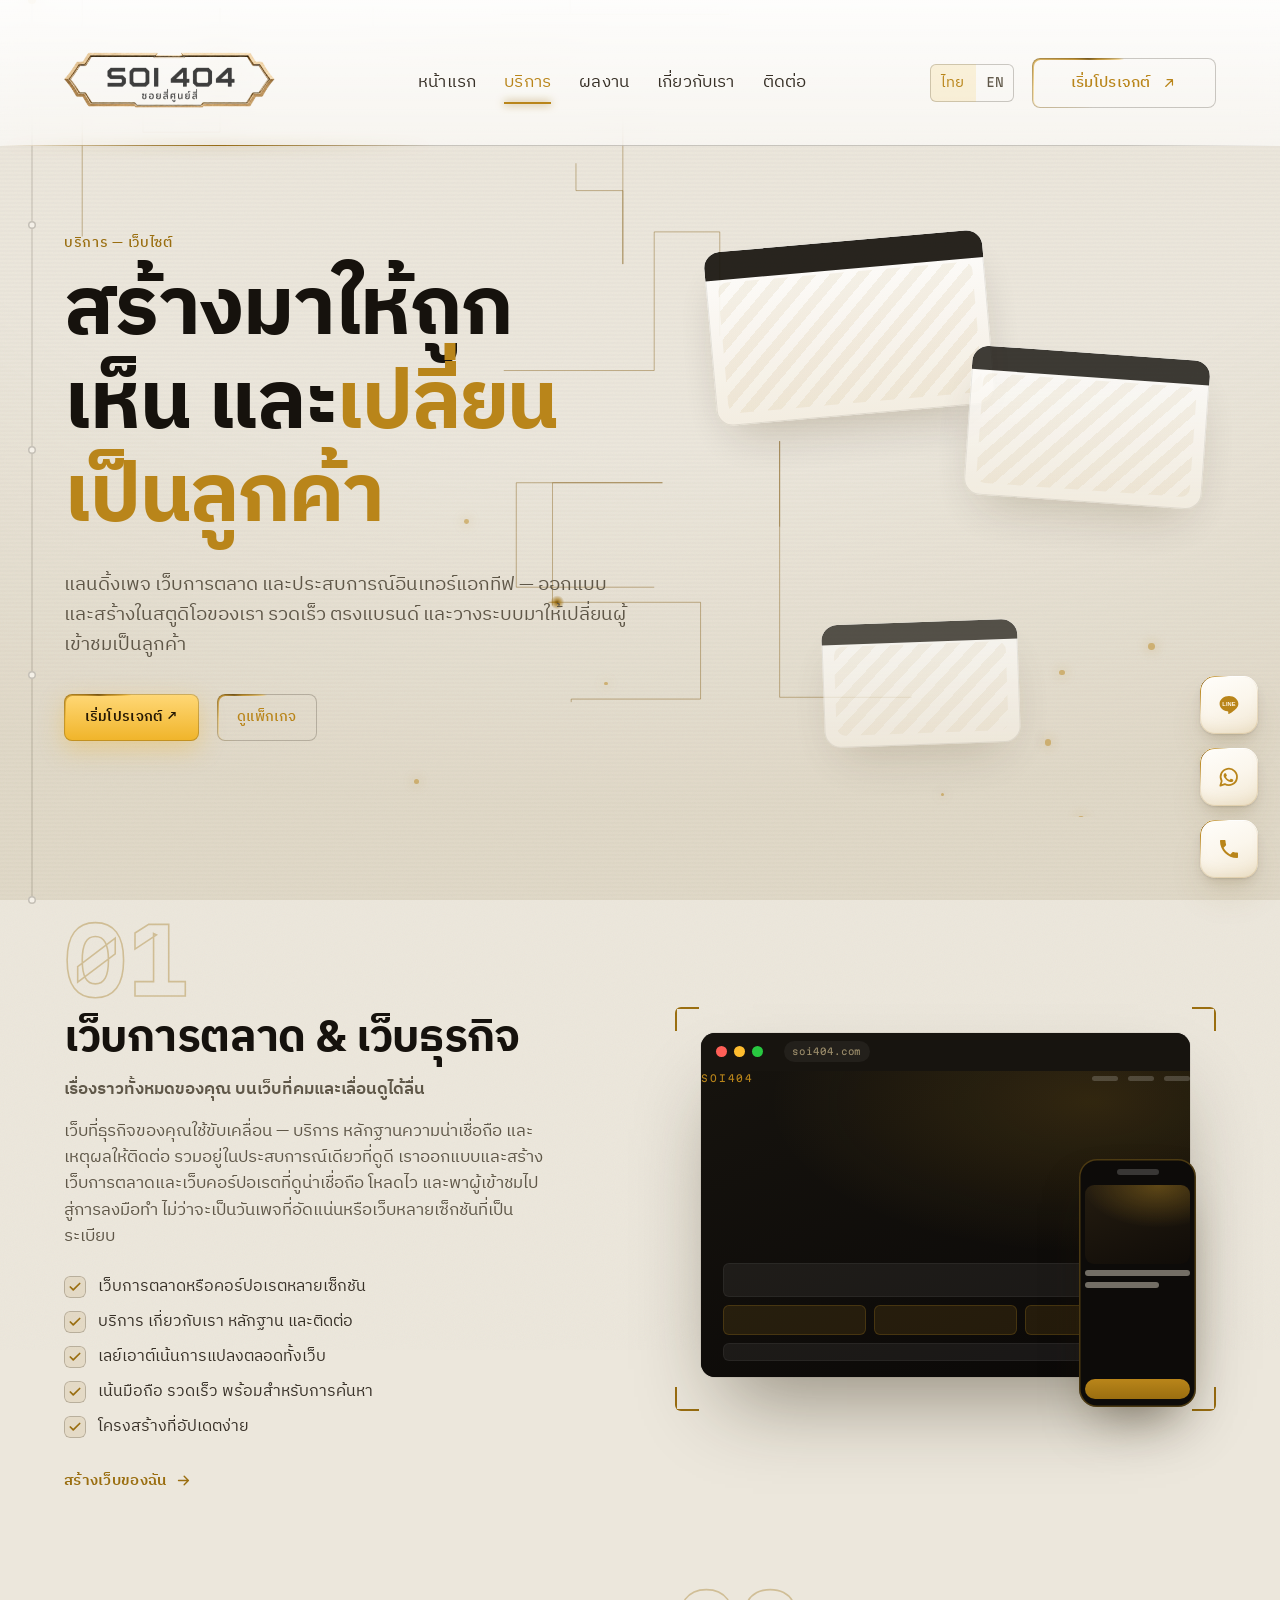
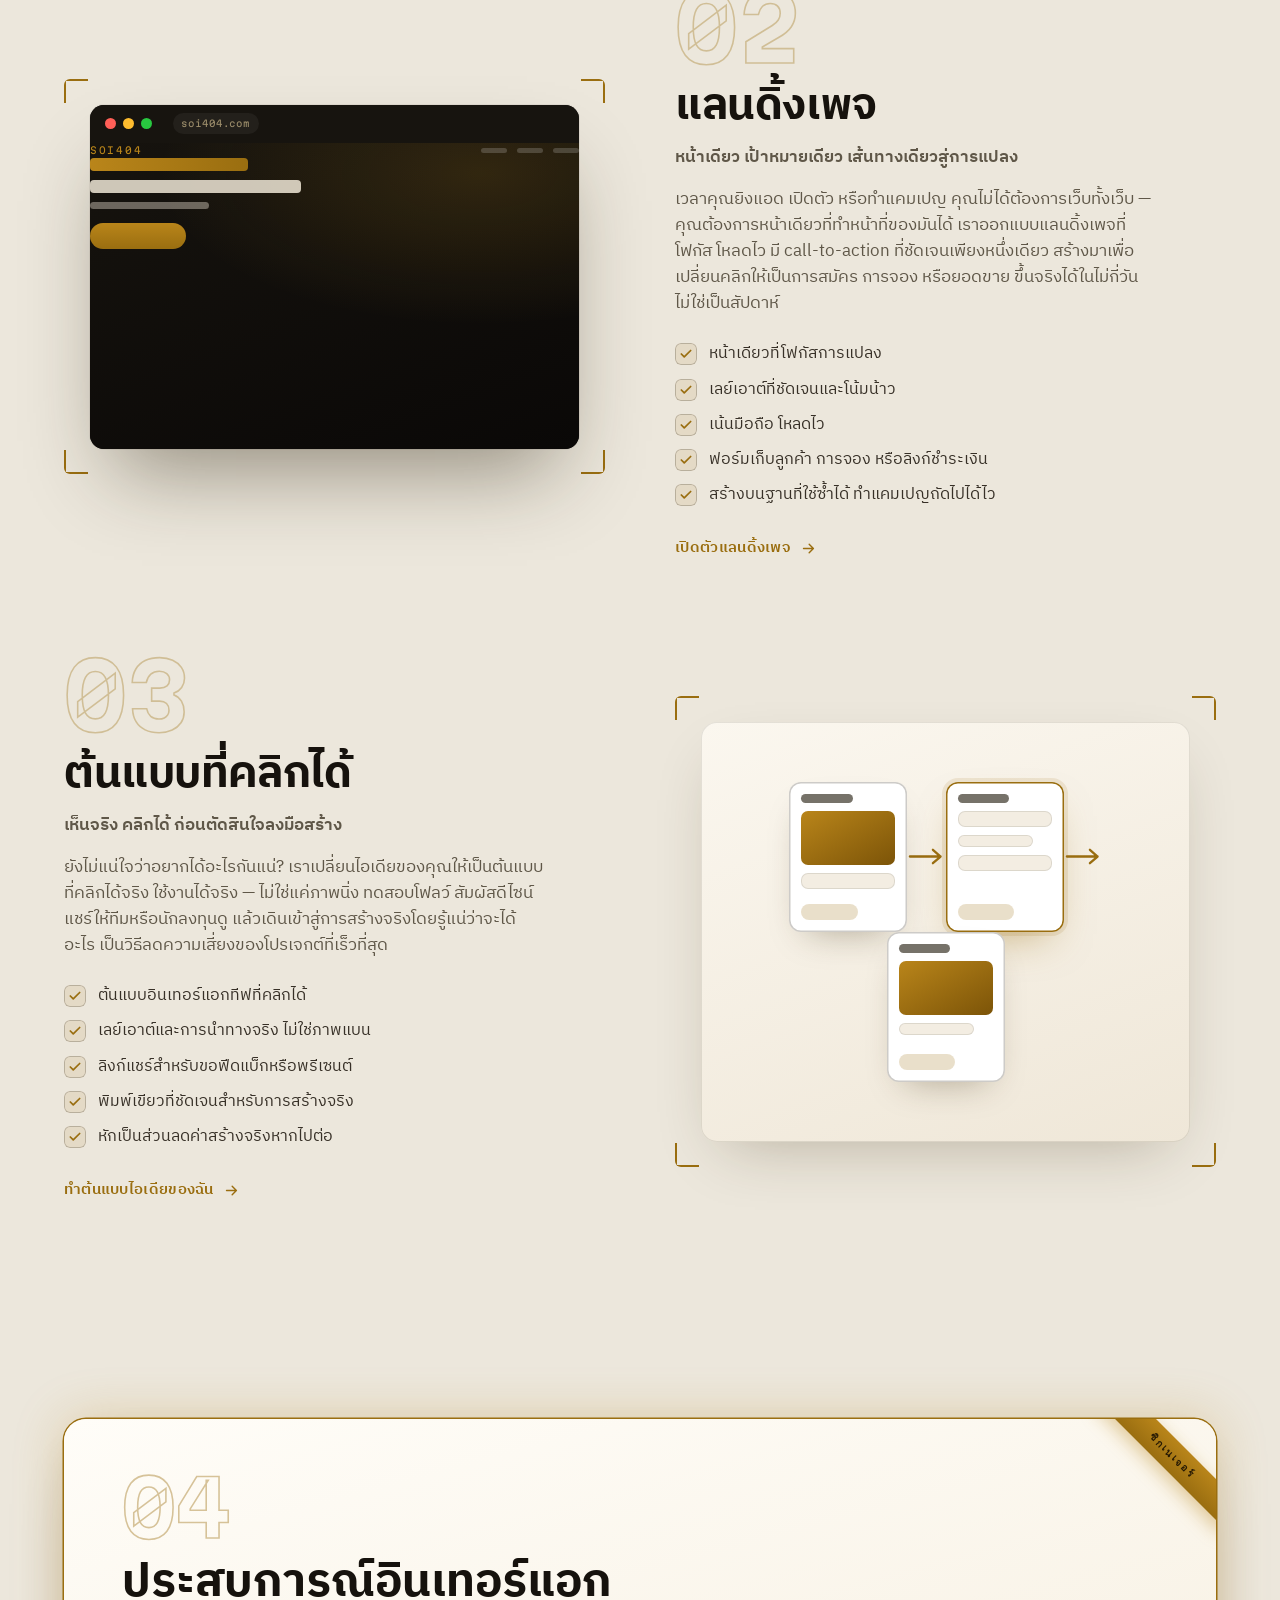
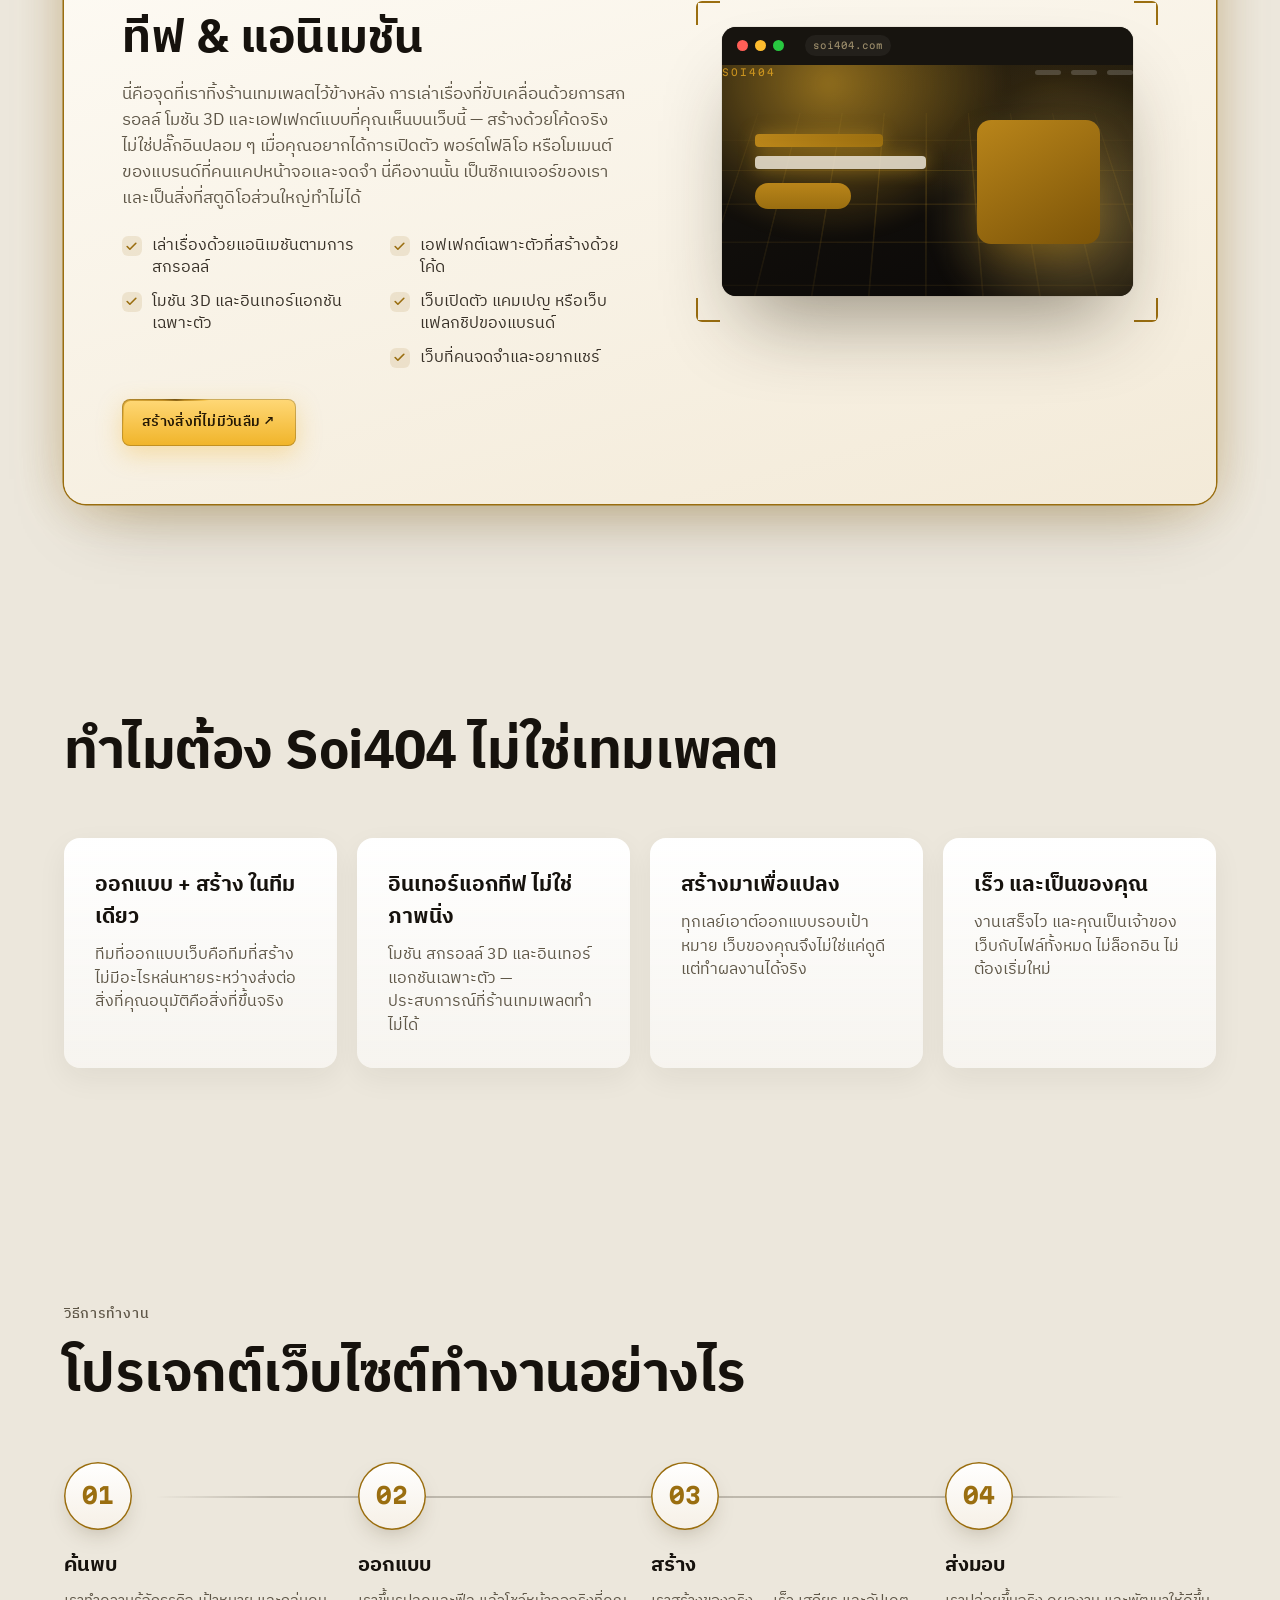
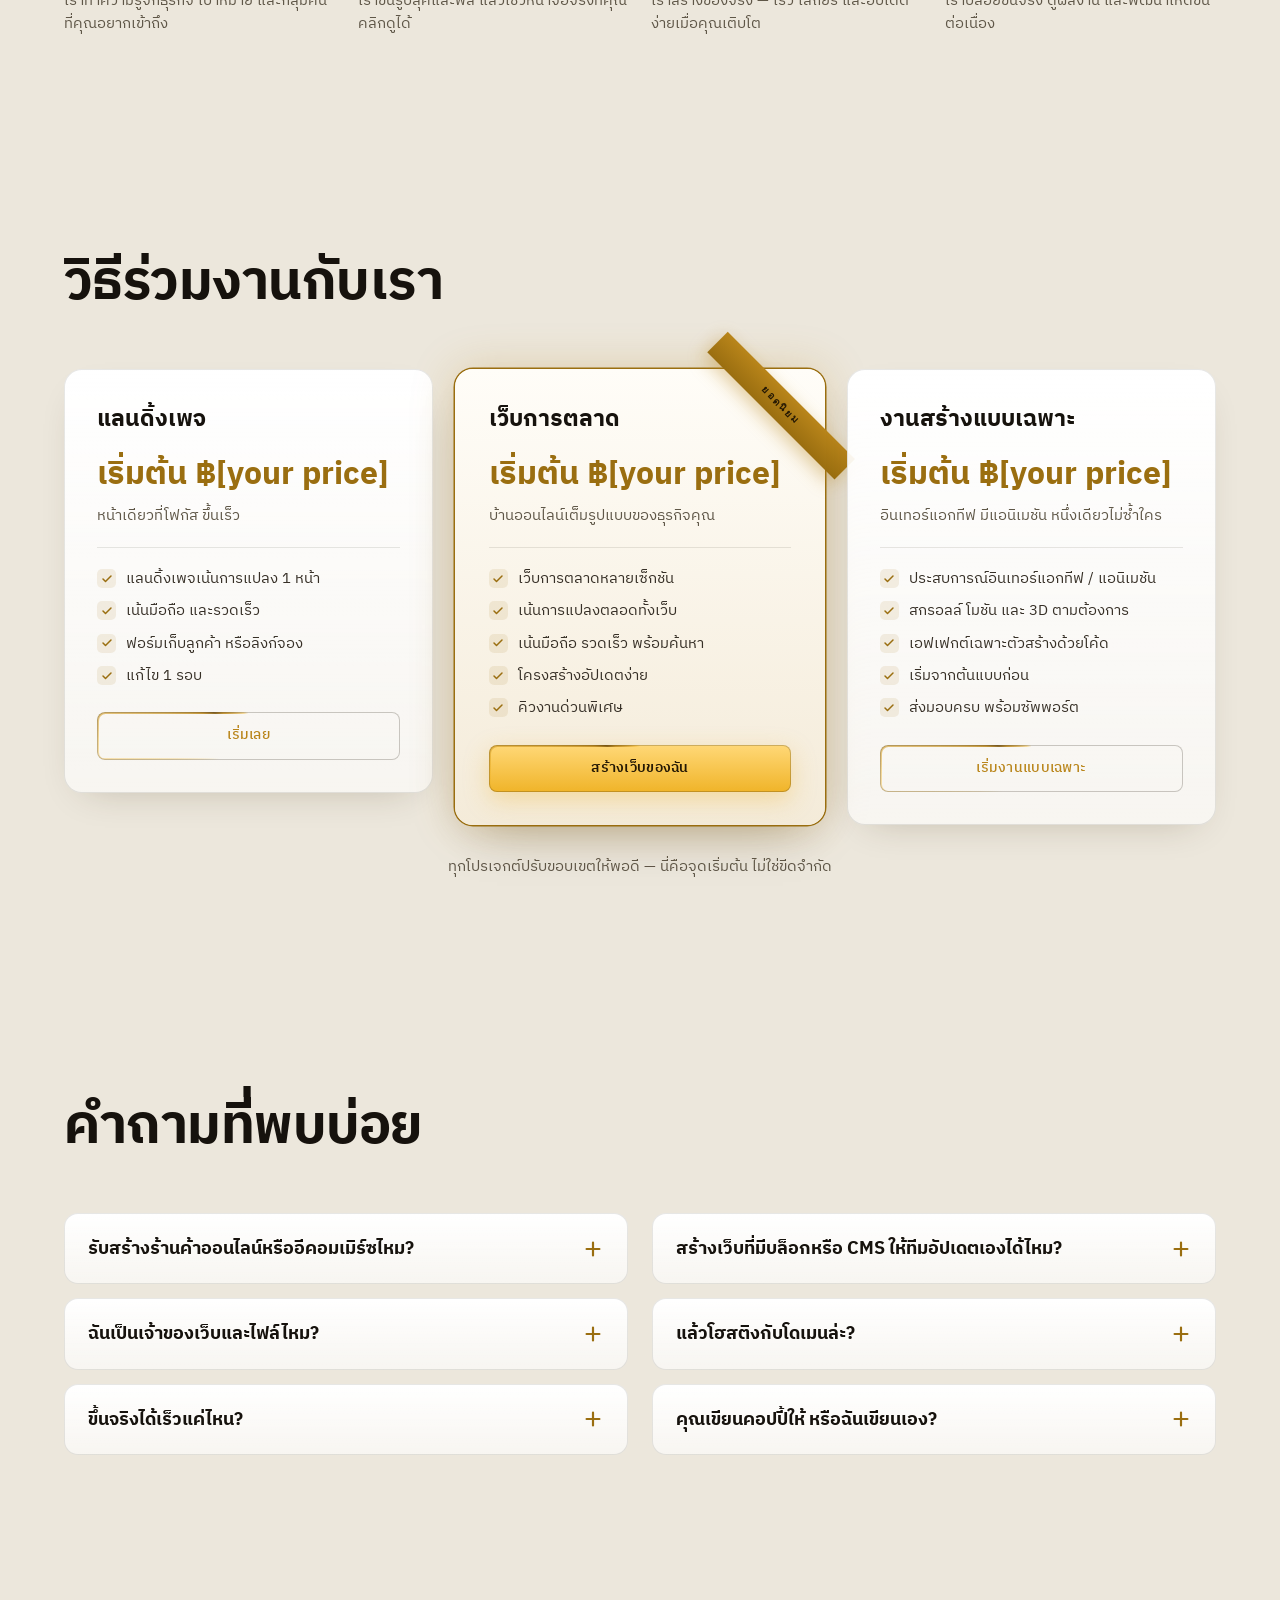
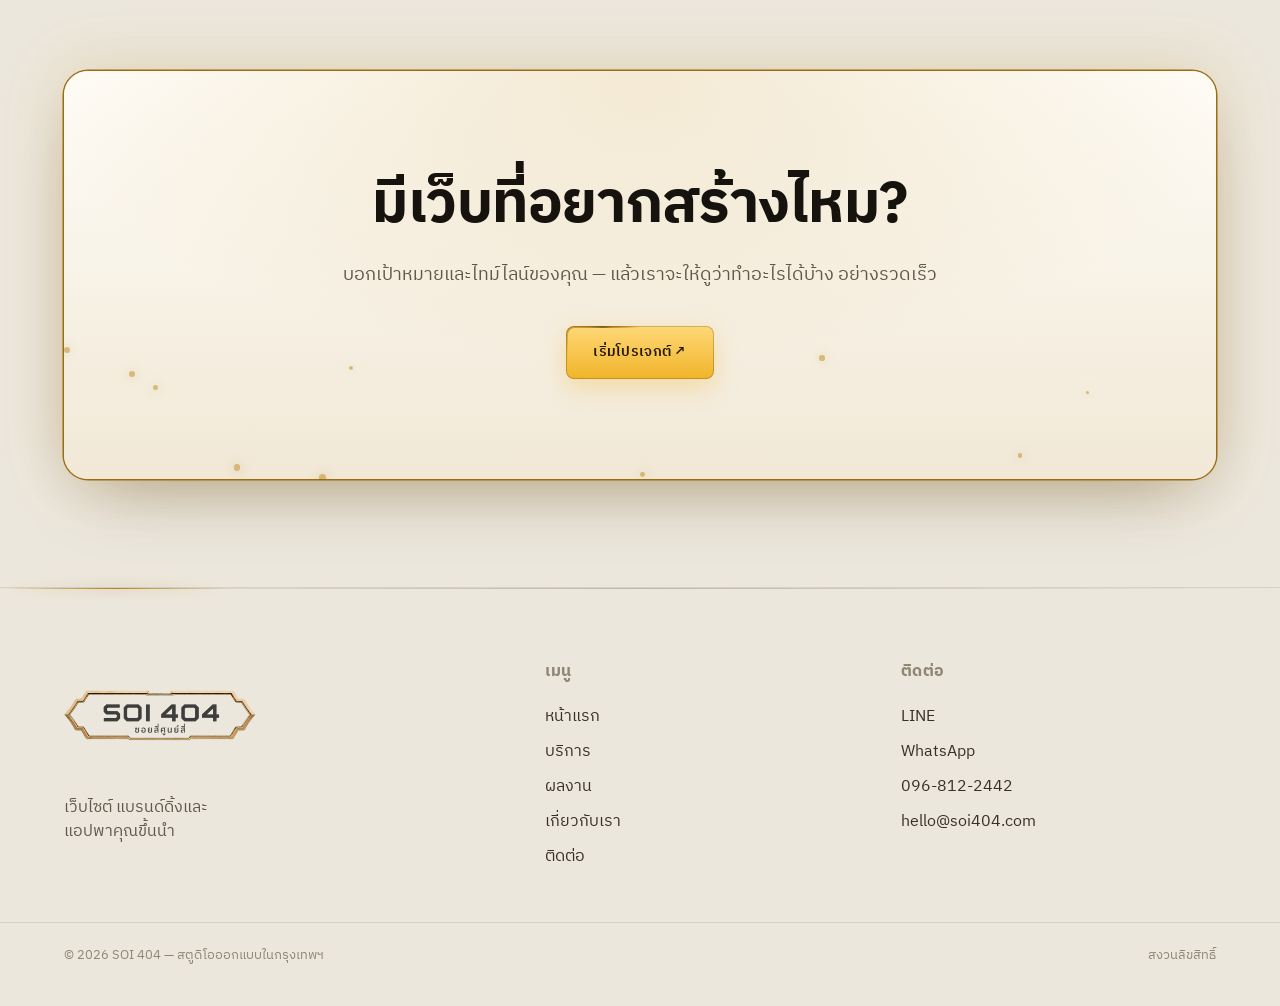
<file: websites.html>
<!DOCTYPE html>
<html lang="th">
<head>
<meta charset="UTF-8">
<meta name="viewport" content="width=device-width, initial-scale=1">
<title>เว็บไซต์ / Websites — SOI 404</title>
<meta name="description" content="Website design & build — landing pages, marketing sites, clickable prototypes, and interactive experiences. Designed and built in our Bangkok studio.">
<link rel="preconnect" href="https://fonts.googleapis.com">
<link rel="preconnect" href="https://fonts.gstatic.com" crossorigin>
<link href="https://fonts.googleapis.com/css2?family=Archivo+Expanded:wght@500;600;700;800;900&family=Archivo:ital,wght@0,400;0,500;0,600;1,500&family=IBM+Plex+Sans+Thai:wght@300;400;500;600;700&family=Martian+Mono:wght@300;400;500;600&family=Anuphan:wght@200;300;400;500;600;700&family=Playfair+Display:ital,wght@1,400&family=Chakra+Petch:wght@400;500;600&display=swap" rel="stylesheet">
<link rel="stylesheet" href="base.css?v=2">
<link rel="stylesheet" href="pages.css?v=2">
<link rel="stylesheet" href="theme-light.css?v=2">
<link rel="stylesheet" href="social.css?v=2">
<link rel="stylesheet" href="websites.css?v=2">
</head>
<body data-page="services" data-theme="light">

<main>

  <!-- ===== HERO ===== -->
  <section class="sm-hero" data-screen-label="Websites / Hero">
    <div class="sm-orbs" aria-hidden="true"></div>
    <div class="wrap">
      <div class="sm-hero__grid">
        <div class="sm-hero__copy rise">
          <p class="eyebrow" data-th="บริการ — เว็บไซต์" data-en="Services — Websites">บริการ — เว็บไซต์</p>
          <h1 data-html data-th='สร้างมาให้ถูกเห็น และ<span class="it">เปลี่ยนเป็นลูกค้า</span>' data-en='Built to be seen. Built to <span class="it">convert.</span>'>สร้างมาให้ถูกเห็น และ<span class="it">เปลี่ยนเป็นลูกค้า</span></h1>
          <p class="sm-hero__sub" data-th="แลนดิ้งเพจ เว็บการตลาด และประสบการณ์อินเทอร์แอกทีฟ — ออกแบบและสร้างในสตูดิโอของเรา รวดเร็ว ตรงแบรนด์ และวางระบบมาให้เปลี่ยนผู้เข้าชมเป็นลูกค้า" data-en="Landing pages, marketing sites, and interactive experiences — designed and built in our studio: fast, on-brand, and engineered to turn visitors into customers.">แลนดิ้งเพจ เว็บการตลาด และประสบการณ์อินเทอร์แอกทีฟ — ออกแบบและสร้างในสตูดิโอของเรา รวดเร็ว ตรงแบรนด์ และวางระบบมาให้เปลี่ยนผู้เข้าชมเป็นลูกค้า</p>
          <div class="sm-hero__cta">
            <a class="btn btn--solid" href="contact.html" data-th="เริ่มโปรเจกต์ ↗" data-en="Start a project ↗">เริ่มโปรเจกต์ ↗</a>
            <a class="btn btn--ghost live" href="#packages" style="--bw:1.5px;border-radius:8px" data-th="ดูแพ็กเกจ" data-en="See packages">ดูแพ็กเกจ</a>
          </div>
        </div>
        <div class="sm-hero__art rise d1" aria-hidden="true">
          <div class="float fl-a"></div>
          <div class="float fl-b"></div>
          <div class="float fl-c"></div>
        </div>
      </div>
    </div>
  </section>

  <!-- ===== SERVICES 01–03 (zig-zag) ===== -->
  <section class="section" data-screen-label="Websites / Services" data-arc>
    <div class="wrap">
      <div class="sm-rows">

        <!-- 01 — Marketing & Business Sites -->
        <article class="sm-row">
          <div class="sm-row__copy rise">
            <span class="sm-row__num">01</span>
            <h3 class="sm-row__name" data-th="เว็บการตลาด & เว็บธุรกิจ" data-en="Marketing & Business Sites">เว็บการตลาด & เว็บธุรกิจ</h3>
            <p class="sm-row__tag" data-th="เรื่องราวทั้งหมดของคุณ บนเว็บที่คมและเลื่อนดูได้ลื่น" data-en="Your whole story, on one sharp, scrollable site.">เรื่องราวทั้งหมดของคุณ บนเว็บที่คมและเลื่อนดูได้ลื่น</p>
            <p data-th="เว็บที่ธุรกิจของคุณใช้ขับเคลื่อน — บริการ หลักฐานความน่าเชื่อถือ และเหตุผลให้ติดต่อ รวมอยู่ในประสบการณ์เดียวที่ดูดี เราออกแบบและสร้างเว็บการตลาดและเว็บคอร์ปอเรตที่ดูน่าเชื่อถือ โหลดไว และพาผู้เข้าชมไปสู่การลงมือทำ ไม่ว่าจะเป็นวันเพจที่อัดแน่นหรือเว็บหลายเซ็กชันที่เป็นระเบียบ" data-en="The site your business runs on — services, proof, and a reason to get in touch, all in one polished experience. We design and build marketing and corporate sites that look credible, load fast, and guide visitors toward action, whether that's a single rich one-pager or a tidy multi-section site.">เว็บที่ธุรกิจของคุณใช้ขับเคลื่อน — บริการ หลักฐานความน่าเชื่อถือ และเหตุผลให้ติดต่อ รวมอยู่ในประสบการณ์เดียวที่ดูดี เราออกแบบและสร้างเว็บการตลาดและเว็บคอร์ปอเรตที่ดูน่าเชื่อถือ โหลดไว และพาผู้เข้าชมไปสู่การลงมือทำ ไม่ว่าจะเป็นวันเพจที่อัดแน่นหรือเว็บหลายเซ็กชันที่เป็นระเบียบ</p>
            <ul class="sm-incl">
              <li data-th="เว็บการตลาดหรือคอร์ปอเรตหลายเซ็กชัน" data-en="Multi-section marketing or corporate site">เว็บการตลาดหรือคอร์ปอเรตหลายเซ็กชัน</li>
              <li data-th="บริการ เกี่ยวกับเรา หลักฐาน และติดต่อ" data-en="Services, about, proof & contact">บริการ เกี่ยวกับเรา หลักฐาน และติดต่อ</li>
              <li data-th="เลย์เอาต์เน้นการแปลงตลอดทั้งเว็บ" data-en="Conversion-focused layout throughout">เลย์เอาต์เน้นการแปลงตลอดทั้งเว็บ</li>
              <li data-th="เน้นมือถือ รวดเร็ว พร้อมสำหรับการค้นหา" data-en="Mobile-first, fast, and search-ready">เน้นมือถือ รวดเร็ว พร้อมสำหรับการค้นหา</li>
              <li data-th="โครงสร้างที่อัปเดตง่าย" data-en="An easy-to-update structure">โครงสร้างที่อัปเดตง่าย</li>
            </ul>
            <a class="sm-link" href="contact.html" data-html data-th='สร้างเว็บของฉัน <svg viewBox="0 0 24 24" fill="none" stroke="currentColor" stroke-width="2" stroke-linecap="round" stroke-linejoin="round"><path d="M5 12h14M13 6l6 6-6 6"/></svg>' data-en='Build my site <svg viewBox="0 0 24 24" fill="none" stroke="currentColor" stroke-width="2" stroke-linecap="round" stroke-linejoin="round"><path d="M5 12h14M13 6l6 6-6 6"/></svg>'>สร้างเว็บของฉัน <svg viewBox="0 0 24 24" fill="none" stroke="currentColor" stroke-width="2" stroke-linecap="round" stroke-linejoin="round"><path d="M5 12h14M13 6l6 6-6 6"/></svg></a>
          </div>
          <div class="sm-row__art wb-art rise d1">
            <div class="frame">
              <div class="wb-combo">
                <div class="browser">
                  <div class="browser__bar"><i style="background:#ff5f57"></i><i style="background:#febc2e"></i><i style="background:#28c840"></i><span class="browser__url">soi404.com</span></div>
                  <div class="browser__screen">
                    <div class="mk-nav"><span class="mk-logo">SOI404</span><div class="mk-links"><span></span><span></span><span></span></div></div>
                    <div class="mk-rows">
                      <div class="r tall"></div>
                      <div class="cols"><i></i><i></i><i></i></div>
                      <div class="r"></div>
                    </div>
                  </div>
                </div>
                <div class="wb-phone">
                  <div class="wb-phone__bar"></div>
                  <div class="wb-phone__hero"></div>
                  <div class="wb-phone__ln"></div>
                  <div class="wb-phone__ln s"></div>
                  <div class="wb-phone__btn"></div>
                </div>
              </div>
            </div>
          </div>
        </article>

        <!-- 02 — Landing Pages -->
        <article class="sm-row">
          <div class="sm-row__copy rise">
            <span class="sm-row__num">02</span>
            <h3 class="sm-row__name" data-th="แลนดิ้งเพจ" data-en="Landing Pages">แลนดิ้งเพจ</h3>
            <p class="sm-row__tag" data-th="หน้าเดียว เป้าหมายเดียว เส้นทางเดียวสู่การแปลง" data-en="One page. One goal. One clear path to convert.">หน้าเดียว เป้าหมายเดียว เส้นทางเดียวสู่การแปลง</p>
            <p data-th="เวลาคุณยิงแอด เปิดตัว หรือทำแคมเปญ คุณไม่ได้ต้องการเว็บทั้งเว็บ — คุณต้องการหน้าเดียวที่ทำหน้าที่ของมันได้ เราออกแบบแลนดิ้งเพจที่โฟกัส โหลดไว มี call-to-action ที่ชัดเจนเพียงหนึ่งเดียว สร้างมาเพื่อเปลี่ยนคลิกให้เป็นการสมัคร การจอง หรือยอดขาย ขึ้นจริงได้ในไม่กี่วัน ไม่ใช่เป็นสัปดาห์" data-en="When you're running an ad, a launch, or a campaign, you don't need a whole website — you need one page that does its job. We design focused, fast-loading landing pages with a single clear call-to-action, built to turn clicks into sign-ups, bookings, or sales. Live in days, not weeks.">เวลาคุณยิงแอด เปิดตัว หรือทำแคมเปญ คุณไม่ได้ต้องการเว็บทั้งเว็บ — คุณต้องการหน้าเดียวที่ทำหน้าที่ของมันได้ เราออกแบบแลนดิ้งเพจที่โฟกัส โหลดไว มี call-to-action ที่ชัดเจนเพียงหนึ่งเดียว สร้างมาเพื่อเปลี่ยนคลิกให้เป็นการสมัคร การจอง หรือยอดขาย ขึ้นจริงได้ในไม่กี่วัน ไม่ใช่เป็นสัปดาห์</p>
            <ul class="sm-incl">
              <li data-th="หน้าเดียวที่โฟกัสการแปลง" data-en="Single conversion-focused page">หน้าเดียวที่โฟกัสการแปลง</li>
              <li data-th="เลย์เอาต์ที่ชัดเจนและโน้มน้าว" data-en="A clear, persuasive layout">เลย์เอาต์ที่ชัดเจนและโน้มน้าว</li>
              <li data-th="เน้นมือถือ โหลดไว" data-en="Mobile-first and fast-loading">เน้นมือถือ โหลดไว</li>
              <li data-th="ฟอร์มเก็บลูกค้า การจอง หรือลิงก์ชำระเงิน" data-en="Lead form, booking, or checkout link">ฟอร์มเก็บลูกค้า การจอง หรือลิงก์ชำระเงิน</li>
              <li data-th="สร้างบนฐานที่ใช้ซ้ำได้ ทำแคมเปญถัดไปได้ไว" data-en="Built from a reusable base for quick campaigns">สร้างบนฐานที่ใช้ซ้ำได้ ทำแคมเปญถัดไปได้ไว</li>
            </ul>
            <a class="sm-link" href="contact.html" data-html data-th='เปิดตัวแลนดิ้งเพจ <svg viewBox="0 0 24 24" fill="none" stroke="currentColor" stroke-width="2" stroke-linecap="round" stroke-linejoin="round"><path d="M5 12h14M13 6l6 6-6 6"/></svg>' data-en='Launch a landing page <svg viewBox="0 0 24 24" fill="none" stroke="currentColor" stroke-width="2" stroke-linecap="round" stroke-linejoin="round"><path d="M5 12h14M13 6l6 6-6 6"/></svg>'>เปิดตัวแลนดิ้งเพจ <svg viewBox="0 0 24 24" fill="none" stroke="currentColor" stroke-width="2" stroke-linecap="round" stroke-linejoin="round"><path d="M5 12h14M13 6l6 6-6 6"/></svg></a>
          </div>
          <div class="sm-row__art wb-art rise d1">
            <div class="frame">
              <div class="browser">
                <div class="browser__bar"><i style="background:#ff5f57"></i><i style="background:#febc2e"></i><i style="background:#28c840"></i><span class="browser__url">soi404.com</span></div>
                <div class="browser__screen">
                  <div class="mk-nav"><span class="mk-logo">SOI404</span><div class="mk-links"><span></span><span></span><span></span></div></div>
                  <div class="mk-hero">
                    <div class="mk-bar g"></div>
                    <div class="mk-bar s"></div>
                    <div class="mk-bar xs"></div>
                    <div class="mk-btn"></div>
                  </div>
                  <div class="mk-img"></div>
                </div>
              </div>
            </div>
          </div>
        </article>

        <!-- 03 — Clickable Prototypes -->
        <article class="sm-row">
          <div class="sm-row__copy rise">
            <span class="sm-row__num">03</span>
            <h3 class="sm-row__name" data-th="ต้นแบบที่คลิกได้" data-en="Clickable Prototypes">ต้นแบบที่คลิกได้</h3>
            <p class="sm-row__tag" data-th="เห็นจริง คลิกได้ ก่อนตัดสินใจลงมือสร้าง" data-en="See it and click it before you commit to it.">เห็นจริง คลิกได้ ก่อนตัดสินใจลงมือสร้าง</p>
            <p data-th="ยังไม่แน่ใจว่าอยากได้อะไรกันแน่? เราเปลี่ยนไอเดียของคุณให้เป็นต้นแบบที่คลิกได้จริง ใช้งานได้จริง — ไม่ใช่แค่ภาพนิ่ง ทดสอบโฟลว์ สัมผัสดีไซน์ แชร์ให้ทีมหรือนักลงทุนดู แล้วเดินเข้าสู่การสร้างจริงโดยรู้แน่ว่าจะได้อะไร เป็นวิธีลดความเสี่ยงของโปรเจกต์ที่เร็วที่สุด" data-en="Not sure exactly what you want built? We turn your idea into a real, clickable prototype you can actually use — not a static mockup. Test the flow, feel the design, share it with your team or investors, and walk into the full build knowing exactly what you're getting. It's the fastest way to de-risk a project.">ยังไม่แน่ใจว่าอยากได้อะไรกันแน่? เราเปลี่ยนไอเดียของคุณให้เป็นต้นแบบที่คลิกได้จริง ใช้งานได้จริง — ไม่ใช่แค่ภาพนิ่ง ทดสอบโฟลว์ สัมผัสดีไซน์ แชร์ให้ทีมหรือนักลงทุนดู แล้วเดินเข้าสู่การสร้างจริงโดยรู้แน่ว่าจะได้อะไร เป็นวิธีลดความเสี่ยงของโปรเจกต์ที่เร็วที่สุด</p>
            <ul class="sm-incl">
              <li data-th="ต้นแบบอินเทอร์แอกทีฟที่คลิกได้" data-en="Interactive, clickable prototype">ต้นแบบอินเทอร์แอกทีฟที่คลิกได้</li>
              <li data-th="เลย์เอาต์และการนำทางจริง ไม่ใช่ภาพแบน" data-en="Real layouts and navigation, not flat images">เลย์เอาต์และการนำทางจริง ไม่ใช่ภาพแบน</li>
              <li data-th="ลิงก์แชร์สำหรับขอฟีดแบ็กหรือพรีเซนต์" data-en="A shareable link for feedback or pitches">ลิงก์แชร์สำหรับขอฟีดแบ็กหรือพรีเซนต์</li>
              <li data-th="พิมพ์เขียวที่ชัดเจนสำหรับการสร้างจริง" data-en="A clear blueprint for the full build">พิมพ์เขียวที่ชัดเจนสำหรับการสร้างจริง</li>
              <li data-th="หักเป็นส่วนลดค่าสร้างจริงหากไปต่อ" data-en="Credited toward your build if you proceed">หักเป็นส่วนลดค่าสร้างจริงหากไปต่อ</li>
            </ul>
            <a class="sm-link" href="contact.html" data-html data-th='ทำต้นแบบไอเดียของฉัน <svg viewBox="0 0 24 24" fill="none" stroke="currentColor" stroke-width="2" stroke-linecap="round" stroke-linejoin="round"><path d="M5 12h14M13 6l6 6-6 6"/></svg>' data-en='Prototype my idea <svg viewBox="0 0 24 24" fill="none" stroke="currentColor" stroke-width="2" stroke-linecap="round" stroke-linejoin="round"><path d="M5 12h14M13 6l6 6-6 6"/></svg>'>ทำต้นแบบไอเดียของฉัน <svg viewBox="0 0 24 24" fill="none" stroke="currentColor" stroke-width="2" stroke-linecap="round" stroke-linejoin="round"><path d="M5 12h14M13 6l6 6-6 6"/></svg></a>
          </div>
          <div class="sm-row__art wb-art rise d1">
            <div class="frame">
              <div class="mk" style="position:relative;min-height:clamp(300px,38vw,420px)">
                <div class="wb-proto">
                  <div class="wb-fr">
                    <div class="wb-fr__top"></div>
                    <div class="wb-fr__blk wb-fr__blk--hero"></div>
                    <div class="wb-fr__blk a"></div>
                    <div class="wb-fr__cta"></div>
                  </div>
                  <div class="wb-arrow"><svg viewBox="0 0 40 24" fill="none" stroke="currentColor" stroke-width="2.4" stroke-linecap="round" stroke-linejoin="round"><path d="M3 12h32M27 5l8 7-8 7"/></svg></div>
                  <div class="wb-fr wb-fr--active">
                    <div class="wb-fr__top"></div>
                    <div class="wb-fr__blk a"></div>
                    <div class="wb-fr__blk b"></div>
                    <div class="wb-fr__blk a"></div>
                    <div class="wb-fr__cta"></div>
                  </div>
                  <div class="wb-arrow"><svg viewBox="0 0 40 24" fill="none" stroke="currentColor" stroke-width="2.4" stroke-linecap="round" stroke-linejoin="round"><path d="M3 12h32M27 5l8 7-8 7"/></svg></div>
                  <div class="wb-fr">
                    <div class="wb-fr__top"></div>
                    <div class="wb-fr__blk wb-fr__blk--hero"></div>
                    <div class="wb-fr__blk b"></div>
                    <div class="wb-fr__cta"></div>
                  </div>
                </div>
              </div>
            </div>
          </div>
        </article>

      </div>
    </div>
  </section>

  <!-- ===== 04 — FEATURED / SIGNATURE ===== -->
  <section class="section" data-screen-label="Websites / Signature">
    <div class="wrap">
      <div class="sm-bundle rise">
        <span class="ribbon" data-th="ซิกเนเจอร์" data-en="SIGNATURE">ซิกเนเจอร์</span>
        <div class="sm-bundle__grid">
          <div>
            <span class="sm-bundle__num">04</span>
            <h2 data-th="ประสบการณ์อินเทอร์แอกทีฟ & แอนิเมชัน" data-en="Interactive & Animated Experiences">ประสบการณ์อินเทอร์แอกทีฟ & แอนิเมชัน</h2>
            <p data-th="นี่คือจุดที่เราทิ้งร้านเทมเพลตไว้ข้างหลัง การเล่าเรื่องที่ขับเคลื่อนด้วยการสกรอลล์ โมชัน 3D และเอฟเฟกต์แบบที่คุณเห็นบนเว็บนี้ — สร้างด้วยโค้ดจริง ไม่ใช่ปลั๊กอินปลอม ๆ เมื่อคุณอยากได้การเปิดตัว พอร์ตโฟลิโอ หรือโมเมนต์ของแบรนด์ที่คนแคปหน้าจอและจดจำ นี่คืองานนั้น เป็นซิกเนเจอร์ของเรา และเป็นสิ่งที่สตูดิโอส่วนใหญ่ทำไม่ได้" data-en="This is where we leave the template shops behind. Scroll-driven storytelling, motion, 3D, and the kind of effects you've seen on this very site — built in code, not faked with a plugin. When you want a launch, a portfolio, or a brand moment that people screenshot and remember, this is the build. It's our signature, and it's the thing most studios simply can't make.">นี่คือจุดที่เราทิ้งร้านเทมเพลตไว้ข้างหลัง การเล่าเรื่องที่ขับเคลื่อนด้วยการสกรอลล์ โมชัน 3D และเอฟเฟกต์แบบที่คุณเห็นบนเว็บนี้ — สร้างด้วยโค้ดจริง ไม่ใช่ปลั๊กอินปลอม ๆ เมื่อคุณอยากได้การเปิดตัว พอร์ตโฟลิโอ หรือโมเมนต์ของแบรนด์ที่คนแคปหน้าจอและจดจำ นี่คืองานนั้น เป็นซิกเนเจอร์ของเรา และเป็นสิ่งที่สตูดิโอส่วนใหญ่ทำไม่ได้</p>
            <ul class="sm-bundle__incl">
              <li data-th="เล่าเรื่องด้วยแอนิเมชันตามการสกรอลล์" data-en="Scroll-driven, animated storytelling">เล่าเรื่องด้วยแอนิเมชันตามการสกรอลล์</li>
              <li data-th="โมชัน 3D และอินเทอร์แอกชันเฉพาะตัว" data-en="Motion, 3D, and custom interaction">โมชัน 3D และอินเทอร์แอกชันเฉพาะตัว</li>
              <li data-th="เอฟเฟกต์เฉพาะตัวที่สร้างด้วยโค้ด" data-en="Bespoke effects built in code">เอฟเฟกต์เฉพาะตัวที่สร้างด้วยโค้ด</li>
              <li data-th="เว็บเปิดตัว แคมเปญ หรือเว็บแฟลกชิปของแบรนด์" data-en="Launch, campaign, or flagship brand sites">เว็บเปิดตัว แคมเปญ หรือเว็บแฟลกชิปของแบรนด์</li>
              <li data-th="เว็บที่คนจดจำและอยากแชร์" data-en="A site people remember and share">เว็บที่คนจดจำและอยากแชร์</li>
            </ul>
            <a class="btn btn--solid" href="contact.html" data-th="สร้างสิ่งที่ไม่มีวันลืม ↗" data-en="Build something unforgettable ↗">สร้างสิ่งที่ไม่มีวันลืม ↗</a>
          </div>
          <div class="sm-row__art wb-art wb-feat__win">
            <div class="frame">
              <div class="browser">
                <div class="browser__bar"><i style="background:#ff5f57"></i><i style="background:#febc2e"></i><i style="background:#28c840"></i><span class="browser__url">soi404.com</span></div>
                <div class="browser__screen">
                  <div class="wb-hero3d" aria-hidden="true">
                    <div class="wb-hero3d__glow"></div>
                    <div class="wb-hero3d__grid"></div>
                    <div class="wb-hero3d__glitch"></div>
                  </div>
                  <div class="mk-nav"><span class="mk-logo">SOI404</span><div class="mk-links"><span></span><span></span><span></span></div></div>
                  <div class="wb-hero3d__copy">
                    <div class="mk-bar g"></div>
                    <div class="mk-bar s"></div>
                    <div class="mk-btn"></div>
                  </div>
                </div>
              </div>
            </div>
          </div>
        </div>
      </div>
    </div>
  </section>

  <!-- ===== WHY US ===== -->
  <section class="section" data-screen-label="Websites / Why" data-arc>
    <div class="wrap">
      <div class="head">
        <h2 class="rise" style="font-size:clamp(2rem,4.4vw,3.4rem)" data-th="ทำไมต้อง Soi404 ไม่ใช่เทมเพลต" data-en="Why Soi404, not a template">ทำไมต้อง Soi404 ไม่ใช่เทมเพลต</h2>
      </div>
      <div class="sm-why">
        <div class="acard rise">
          <h3 data-th="ออกแบบ + สร้าง ในทีมเดียว" data-en="Design + build under one roof">ออกแบบ + สร้าง ในทีมเดียว</h3>
          <p data-th="ทีมที่ออกแบบเว็บคือทีมที่สร้าง ไม่มีอะไรหล่นหายระหว่างส่งต่อ สิ่งที่คุณอนุมัติคือสิ่งที่ขึ้นจริง" data-en="The team that designs your site builds it — nothing lost in handoff, and what you approve is what ships.">ทีมที่ออกแบบเว็บคือทีมที่สร้าง ไม่มีอะไรหล่นหายระหว่างส่งต่อ สิ่งที่คุณอนุมัติคือสิ่งที่ขึ้นจริง</p>
        </div>
        <div class="acard rise d1">
          <h3 data-th="อินเทอร์แอกทีฟ ไม่ใช่ภาพนิ่ง" data-en="Interactive, not static">อินเทอร์แอกทีฟ ไม่ใช่ภาพนิ่ง</h3>
          <p data-th="โมชัน สกรอลล์ 3D และอินเทอร์แอกชันเฉพาะตัว — ประสบการณ์ที่ร้านเทมเพลตทำไม่ได้" data-en="Motion, scroll, 3D, and custom interaction — experiences a template shop can't deliver.">โมชัน สกรอลล์ 3D และอินเทอร์แอกชันเฉพาะตัว — ประสบการณ์ที่ร้านเทมเพลตทำไม่ได้</p>
        </div>
        <div class="acard rise d2">
          <h3 data-th="สร้างมาเพื่อแปลง" data-en="Built to convert">สร้างมาเพื่อแปลง</h3>
          <p data-th="ทุกเลย์เอาต์ออกแบบรอบเป้าหมาย เว็บของคุณจึงไม่ใช่แค่ดูดี แต่ทำผลงานได้จริง" data-en="Every layout is designed around a goal, so your site does more than look good — it performs.">ทุกเลย์เอาต์ออกแบบรอบเป้าหมาย เว็บของคุณจึงไม่ใช่แค่ดูดี แต่ทำผลงานได้จริง</p>
        </div>
        <div class="acard rise d3">
          <h3 data-th="เร็ว และเป็นของคุณ" data-en="Fast, and yours">เร็ว และเป็นของคุณ</h3>
          <p data-th="งานเสร็จไว และคุณเป็นเจ้าของเว็บกับไฟล์ทั้งหมด ไม่ล็อกอิน ไม่ต้องเริ่มใหม่" data-en="Quick turnaround, and you own the site and the files. No lock-in, no starting over.">งานเสร็จไว และคุณเป็นเจ้าของเว็บกับไฟล์ทั้งหมด ไม่ล็อกอิน ไม่ต้องเริ่มใหม่</p>
        </div>
      </div>
    </div>
  </section>

  <!-- ===== PROCESS ===== -->
  <section class="section" data-screen-label="Websites / Process">
    <div class="wrap">
      <div class="head">
        <p class="eyebrow rise" data-th="วิธีการทำงาน" data-en="How we work">วิธีการทำงาน</p>
        <h2 class="rise d1" style="margin-top:18px;font-size:clamp(2rem,4.4vw,3.4rem)" data-th="โปรเจกต์เว็บไซต์ทำงานอย่างไร" data-en="How a website project runs">โปรเจกต์เว็บไซต์ทำงานอย่างไร</h2>
      </div>
      <div class="sm-proc">
        <div class="step rise"><div class="sm-proc__dot">01</div><h3 data-th="ค้นพบ" data-en="Discover">ค้นพบ</h3><p data-th="เราทำความรู้จักธุรกิจ เป้าหมาย และกลุ่มคนที่คุณอยากเข้าถึง" data-en="We get to know your business, your goals, and the people you're trying to reach.">เราทำความรู้จักธุรกิจ เป้าหมาย และกลุ่มคนที่คุณอยากเข้าถึง</p></div>
        <div class="step rise d1"><div class="sm-proc__dot">02</div><h3 data-th="ออกแบบ" data-en="Design">ออกแบบ</h3><p data-th="เราขึ้นรูปลุคและฟีล แล้วโชว์หน้าจอจริงที่คุณคลิกดูได้" data-en="We shape the look and feel, then show you real screens you can click through.">เราขึ้นรูปลุคและฟีล แล้วโชว์หน้าจอจริงที่คุณคลิกดูได้</p></div>
        <div class="step rise d2"><div class="sm-proc__dot">03</div><h3 data-th="สร้าง" data-en="Build">สร้าง</h3><p data-th="เราสร้างของจริง — เร็ว เสถียร และอัปเดตง่ายเมื่อคุณเติบโต" data-en="We build the real thing — fast, reliable, and easy to update as you grow.">เราสร้างของจริง — เร็ว เสถียร และอัปเดตง่ายเมื่อคุณเติบโต</p></div>
        <div class="step rise d3"><div class="sm-proc__dot">04</div><h3 data-th="ส่งมอบ" data-en="Launch">ส่งมอบ</h3><p data-th="เราปล่อยขึ้นจริง ดูผลงาน และพัฒนาให้ดีขึ้นต่อเนื่อง" data-en="We take it live, watch how it performs, and keep making it better.">เราปล่อยขึ้นจริง ดูผลงาน และพัฒนาให้ดีขึ้นต่อเนื่อง</p></div>
      </div>
    </div>
  </section>

  <!-- ===== PACKAGES ===== -->
  <section class="section" id="packages" data-screen-label="Websites / Packages" data-arc>
    <div class="wrap">
      <div class="head">
        <h2 class="rise" style="font-size:clamp(2rem,4.4vw,3.4rem)" data-th="วิธีร่วมงานกับเรา" data-en="Ways to work with us">วิธีร่วมงานกับเรา</h2>
      </div>
      <div class="sm-pkgs">
        <div class="sm-pkg rise">
          <div class="sm-pkg__name" data-th="แลนดิ้งเพจ" data-en="Landing Page">แลนดิ้งเพจ</div>
          <div class="sm-pkg__price" data-th="เริ่มต้น ฿[your price]" data-en="From ฿[your price]">เริ่มต้น ฿[your price]</div>
          <div class="sm-pkg__for" data-th="หน้าเดียวที่โฟกัส ขึ้นเร็ว" data-en="One focused page, live fast">หน้าเดียวที่โฟกัส ขึ้นเร็ว</div>
          <ul class="sm-pkg__incl">
            <li data-th="แลนดิ้งเพจเน้นการแปลง 1 หน้า" data-en="One conversion-focused landing page">แลนดิ้งเพจเน้นการแปลง 1 หน้า</li>
            <li data-th="เน้นมือถือ และรวดเร็ว" data-en="Mobile-first and fast">เน้นมือถือ และรวดเร็ว</li>
            <li data-th="ฟอร์มเก็บลูกค้า หรือลิงก์จอง" data-en="Lead form or booking link">ฟอร์มเก็บลูกค้า หรือลิงก์จอง</li>
            <li data-th="แก้ไข 1 รอบ" data-en="One round of revisions">แก้ไข 1 รอบ</li>
          </ul>
          <a class="btn btn--ghost live" href="contact.html" style="--bw:1.5px;border-radius:8px" data-th="เริ่มเลย" data-en="Get started">เริ่มเลย</a>
        </div>
        <div class="sm-pkg sm-pkg--hot rise d1">
          <span class="ribbon" data-th="ยอดนิยม" data-en="MOST POPULAR">ยอดนิยม</span>
          <div class="sm-pkg__name" data-th="เว็บการตลาด" data-en="Marketing Site">เว็บการตลาด</div>
          <div class="sm-pkg__price" data-th="เริ่มต้น ฿[your price]" data-en="From ฿[your price]">เริ่มต้น ฿[your price]</div>
          <div class="sm-pkg__for" data-th="บ้านออนไลน์เต็มรูปแบบของธุรกิจคุณ" data-en="Your business's full home online">บ้านออนไลน์เต็มรูปแบบของธุรกิจคุณ</div>
          <ul class="sm-pkg__incl">
            <li data-th="เว็บการตลาดหลายเซ็กชัน" data-en="Multi-section marketing site">เว็บการตลาดหลายเซ็กชัน</li>
            <li data-th="เน้นการแปลงตลอดทั้งเว็บ" data-en="Conversion-focused throughout">เน้นการแปลงตลอดทั้งเว็บ</li>
            <li data-th="เน้นมือถือ รวดเร็ว พร้อมค้นหา" data-en="Mobile-first, fast, search-ready">เน้นมือถือ รวดเร็ว พร้อมค้นหา</li>
            <li data-th="โครงสร้างอัปเดตง่าย" data-en="Easy-to-update structure">โครงสร้างอัปเดตง่าย</li>
            <li data-th="คิวงานด่วนพิเศษ" data-en="Priority turnaround">คิวงานด่วนพิเศษ</li>
          </ul>
          <a class="btn btn--solid" href="contact.html" data-th="สร้างเว็บของฉัน" data-en="Build my site">สร้างเว็บของฉัน</a>
        </div>
        <div class="sm-pkg rise d2">
          <div class="sm-pkg__name" data-th="งานสร้างแบบเฉพาะ" data-en="Custom Build">งานสร้างแบบเฉพาะ</div>
          <div class="sm-pkg__price" data-th="เริ่มต้น ฿[your price]" data-en="From ฿[your price]">เริ่มต้น ฿[your price]</div>
          <div class="sm-pkg__for" data-th="อินเทอร์แอกทีฟ มีแอนิเมชัน หนึ่งเดียวไม่ซ้ำใคร" data-en="Interactive, animated, one of a kind">อินเทอร์แอกทีฟ มีแอนิเมชัน หนึ่งเดียวไม่ซ้ำใคร</div>
          <ul class="sm-pkg__incl">
            <li data-th="ประสบการณ์อินเทอร์แอกทีฟ / แอนิเมชัน" data-en="Interactive / animated experience">ประสบการณ์อินเทอร์แอกทีฟ / แอนิเมชัน</li>
            <li data-th="สกรอลล์ โมชัน และ 3D ตามต้องการ" data-en="Scroll, motion & 3D as needed">สกรอลล์ โมชัน และ 3D ตามต้องการ</li>
            <li data-th="เอฟเฟกต์เฉพาะตัวสร้างด้วยโค้ด" data-en="Bespoke effects built in code">เอฟเฟกต์เฉพาะตัวสร้างด้วยโค้ด</li>
            <li data-th="เริ่มจากต้นแบบก่อน" data-en="Prototype-first approach">เริ่มจากต้นแบบก่อน</li>
            <li data-th="ส่งมอบครบ พร้อมซัพพอร์ต" data-en="Full handover & support">ส่งมอบครบ พร้อมซัพพอร์ต</li>
          </ul>
          <a class="btn btn--ghost live" href="contact.html" style="--bw:1.5px;border-radius:8px" data-th="เริ่มงานแบบเฉพาะ" data-en="Start a custom build">เริ่มงานแบบเฉพาะ</a>
        </div>
      </div>
      <p class="sm-note rise" data-th="ทุกโปรเจกต์ปรับขอบเขตให้พอดี — นี่คือจุดเริ่มต้น ไม่ใช่ขีดจำกัด" data-en="Every project is scoped to fit — these are starting points, not limits.">ทุกโปรเจกต์ปรับขอบเขตให้พอดี — นี่คือจุดเริ่มต้น ไม่ใช่ขีดจำกัด</p>
    </div>
  </section>

  <!-- ===== FAQ ===== -->
  <section class="section" data-screen-label="Websites / FAQ">
    <div class="wrap">
      <div class="head">
        <h2 class="rise" style="font-size:clamp(2rem,4.4vw,3.4rem)" data-th="คำถามที่พบบ่อย" data-en="Questions, answered">คำถามที่พบบ่อย</h2>
      </div>
      <div class="sm-faq">
        <details class="rise"><summary data-th="รับสร้างร้านค้าออนไลน์หรืออีคอมเมิร์ซไหม?" data-en="Do you build online stores or e-commerce?">รับสร้างร้านค้าออนไลน์หรืออีคอมเมิร์ซไหม?</summary><p data-th="เราออกแบบหน้าร้านสวย ๆ และสร้างฝั่งหน้าบ้านได้ แต่ร้านเต็มรูปแบบที่มีระบบสต็อกและชำระเงินจะรันบนแพลตฟอร์มอย่าง Shopify — เราออกแบบภายในนั้นให้ หรือวางขอบเขตงานที่ใหญ่ขึ้นพร้อมเซ็ตอัปที่เหมาะสม บอกเราว่าคุณขายอะไร แล้วเราจะแนะนำทางที่ใช่ให้" data-en="We design beautiful storefronts and can build the front-end, but a full store with inventory and checkout runs on a platform like Shopify — we'll either design within it or scope a larger build with the right setup. Tell us what you're selling and we'll point you the right way.">เราออกแบบหน้าร้านสวย ๆ และสร้างฝั่งหน้าบ้านได้ แต่ร้านเต็มรูปแบบที่มีระบบสต็อกและชำระเงินจะรันบนแพลตฟอร์มอย่าง Shopify — เราออกแบบภายในนั้นให้ หรือวางขอบเขตงานที่ใหญ่ขึ้นพร้อมเซ็ตอัปที่เหมาะสม บอกเราว่าคุณขายอะไร แล้วเราจะแนะนำทางที่ใช่ให้</p></details>
        <details class="rise"><summary data-th="สร้างเว็บที่มีบล็อกหรือ CMS ให้ทีมอัปเดตเองได้ไหม?" data-en="Can you build a site with a blog or CMS my team updates?">สร้างเว็บที่มีบล็อกหรือ CMS ให้ทีมอัปเดตเองได้ไหม?</summary><p data-th="ได้ สำหรับคอนเทนต์ที่ต้องอัปเดตประจำ เราเชื่อมระบบจัดการคอนเทนต์ให้ทีมแก้ไขได้โดยไม่ต้องแตะโค้ด นี่เป็นขอบเขตที่ใหญ่กว่าเว็บนิ่ง และเราจะประเมินให้ตรงไปตรงมาตั้งแต่ต้น" data-en="Yes. For content you'll update regularly, we connect a content-management layer so your team can edit without touching code. That's a larger scope than a static site, and we'll size it honestly up front.">ได้ สำหรับคอนเทนต์ที่ต้องอัปเดตประจำ เราเชื่อมระบบจัดการคอนเทนต์ให้ทีมแก้ไขได้โดยไม่ต้องแตะโค้ด นี่เป็นขอบเขตที่ใหญ่กว่าเว็บนิ่ง และเราจะประเมินให้ตรงไปตรงมาตั้งแต่ต้น</p></details>
        <details class="rise"><summary data-th="ฉันเป็นเจ้าของเว็บและไฟล์ไหม?" data-en="Do I own the website and files?">ฉันเป็นเจ้าของเว็บและไฟล์ไหม?</summary><p data-th="เป็นเจ้าของเต็มที่ คุณเป็นเจ้าของเว็บ โค้ด และไฟล์ทั้งหมด — ไม่ล็อกอิน ไม่มีค่าไลเซนส์ เราส่งมอบทุกอย่างเมื่อจบงาน" data-en="Completely. You own the site, the code, and the assets — no lock-in and no licence fees. We hand everything over at the end.">เป็นเจ้าของเต็มที่ คุณเป็นเจ้าของเว็บ โค้ด และไฟล์ทั้งหมด — ไม่ล็อกอิน ไม่มีค่าไลเซนส์ เราส่งมอบทุกอย่างเมื่อจบงาน</p></details>
        <details class="rise"><summary data-th="แล้วโฮสติงกับโดเมนล่ะ?" data-en="What about hosting and domains?">แล้วโฮสติงกับโดเมนล่ะ?</summary><p data-th="เราเซ็ตอัปโฮสติงที่เร็วและเสถียรให้ พร้อมเชื่อมโดเมนของคุณ หรือดีพลอยไปยังระบบที่คุณมีอยู่ — แล้วแต่คุณสะดวก เราพาทำทุกขั้นตอน" data-en="We'll set you up on fast, reliable hosting and connect your domain, or deploy to your existing setup — whichever you prefer. We walk you through all of it.">เราเซ็ตอัปโฮสติงที่เร็วและเสถียรให้ พร้อมเชื่อมโดเมนของคุณ หรือดีพลอยไปยังระบบที่คุณมีอยู่ — แล้วแต่คุณสะดวก เราพาทำทุกขั้นตอน</p></details>
        <details class="rise"><summary data-th="ขึ้นจริงได้เร็วแค่ไหน?" data-en="How fast can it go live?">ขึ้นจริงได้เร็วแค่ไหน?</summary><p data-th="แลนดิ้งเพจมักใช้เวลาไม่กี่วัน ส่วนเว็บการตลาดเต็มรูปแบบหรืองานอินเทอร์แอกทีฟใช้เวลานานกว่าเพราะมีงานออกแบบ สร้าง และทดสอบมากกว่า คุณจะได้ไทม์ไลน์ที่ชัดเจนก่อนเริ่มงาน" data-en="A landing page is usually a few days; a full marketing site or interactive build takes longer because there's more to design, build, and test. You'll get a clear timeline before we start.">แลนดิ้งเพจมักใช้เวลาไม่กี่วัน ส่วนเว็บการตลาดเต็มรูปแบบหรืองานอินเทอร์แอกทีฟใช้เวลานานกว่าเพราะมีงานออกแบบ สร้าง และทดสอบมากกว่า คุณจะได้ไทม์ไลน์ที่ชัดเจนก่อนเริ่มงาน</p></details>
        <details class="rise"><summary data-th="คุณเขียนคอปปี้ให้ หรือฉันเขียนเอง?" data-en="Do you write the copy, or do I?">คุณเขียนคอปปี้ให้ หรือฉันเขียนเอง?</summary><p data-th="เราออกแบบรอบ ๆ คอปปี้ของคุณ หรือใส่ตัวอย่างไว้ชัดเจนถ้าคุณยังเขียนไม่เสร็จ ต้องการให้เขียนด้วยไหม? เพิ่มบริการเขียนคอปปี้ได้ เพื่อให้ทุกอย่างพร้อมขึ้นจริง" data-en="We design around your copy, or with clear placeholders if you're still writing it. Need words too? Copywriting can be added so the whole thing ships ready.">เราออกแบบรอบ ๆ คอปปี้ของคุณ หรือใส่ตัวอย่างไว้ชัดเจนถ้าคุณยังเขียนไม่เสร็จ ต้องการให้เขียนด้วยไหม? เพิ่มบริการเขียนคอปปี้ได้ เพื่อให้ทุกอย่างพร้อมขึ้นจริง</p></details>
      </div>
    </div>
  </section>

  <!-- ===== FINAL CTA ===== -->
  <section class="section" data-screen-label="Websites / Final CTA">
    <div class="wrap">
      <div class="sm-final rise">
        <div class="sm-orbs" aria-hidden="true"></div>
        <h2 data-th="มีเว็บที่อยากสร้างไหม?" data-en="Got a site to build?">มีเว็บที่อยากสร้างไหม?</h2>
        <p data-th="บอกเป้าหมายและไทม์ไลน์ของคุณ — แล้วเราจะให้ดูว่าทำอะไรได้บ้าง อย่างรวดเร็ว" data-en="Tell us your goal and your timeline — we'll show you what's possible, fast.">บอกเป้าหมายและไทม์ไลน์ของคุณ — แล้วเราจะให้ดูว่าทำอะไรได้บ้าง อย่างรวดเร็ว</p>
        <a class="btn btn--solid" href="contact.html" style="font-size:.86rem;padding:1.15em 2em" data-th="เริ่มโปรเจกต์ ↗" data-en="Start a project ↗">เริ่มโปรเจกต์ ↗</a>
      </div>
    </div>
  </section>

</main>

<script src="electric.js?v=2"></script>
<script src="site.js?v=2"></script>
<script>
  /* floating gold particles — hero + final only, off under reduced-motion */
  (function () {
    if (matchMedia('(prefers-reduced-motion:reduce)').matches) return;
    document.querySelectorAll('.sm-orbs').forEach(box => {
      for (let i = 0; i < 10; i++) {
        const o = document.createElement('i');
        o.style.left = (Math.random() * 100) + '%';
        o.style.top = (60 + Math.random() * 40) + '%';
        o.style.setProperty('--d', (7 + Math.random() * 6) + 's');
        o.style.setProperty('--dl', (Math.random() * 6) + 's');
        const s = 3 + Math.random() * 5;
        o.style.width = o.style.height = s + 'px';
        box.appendChild(o);
      }
    });
  })();
</script>
</body>
</html>
</file>
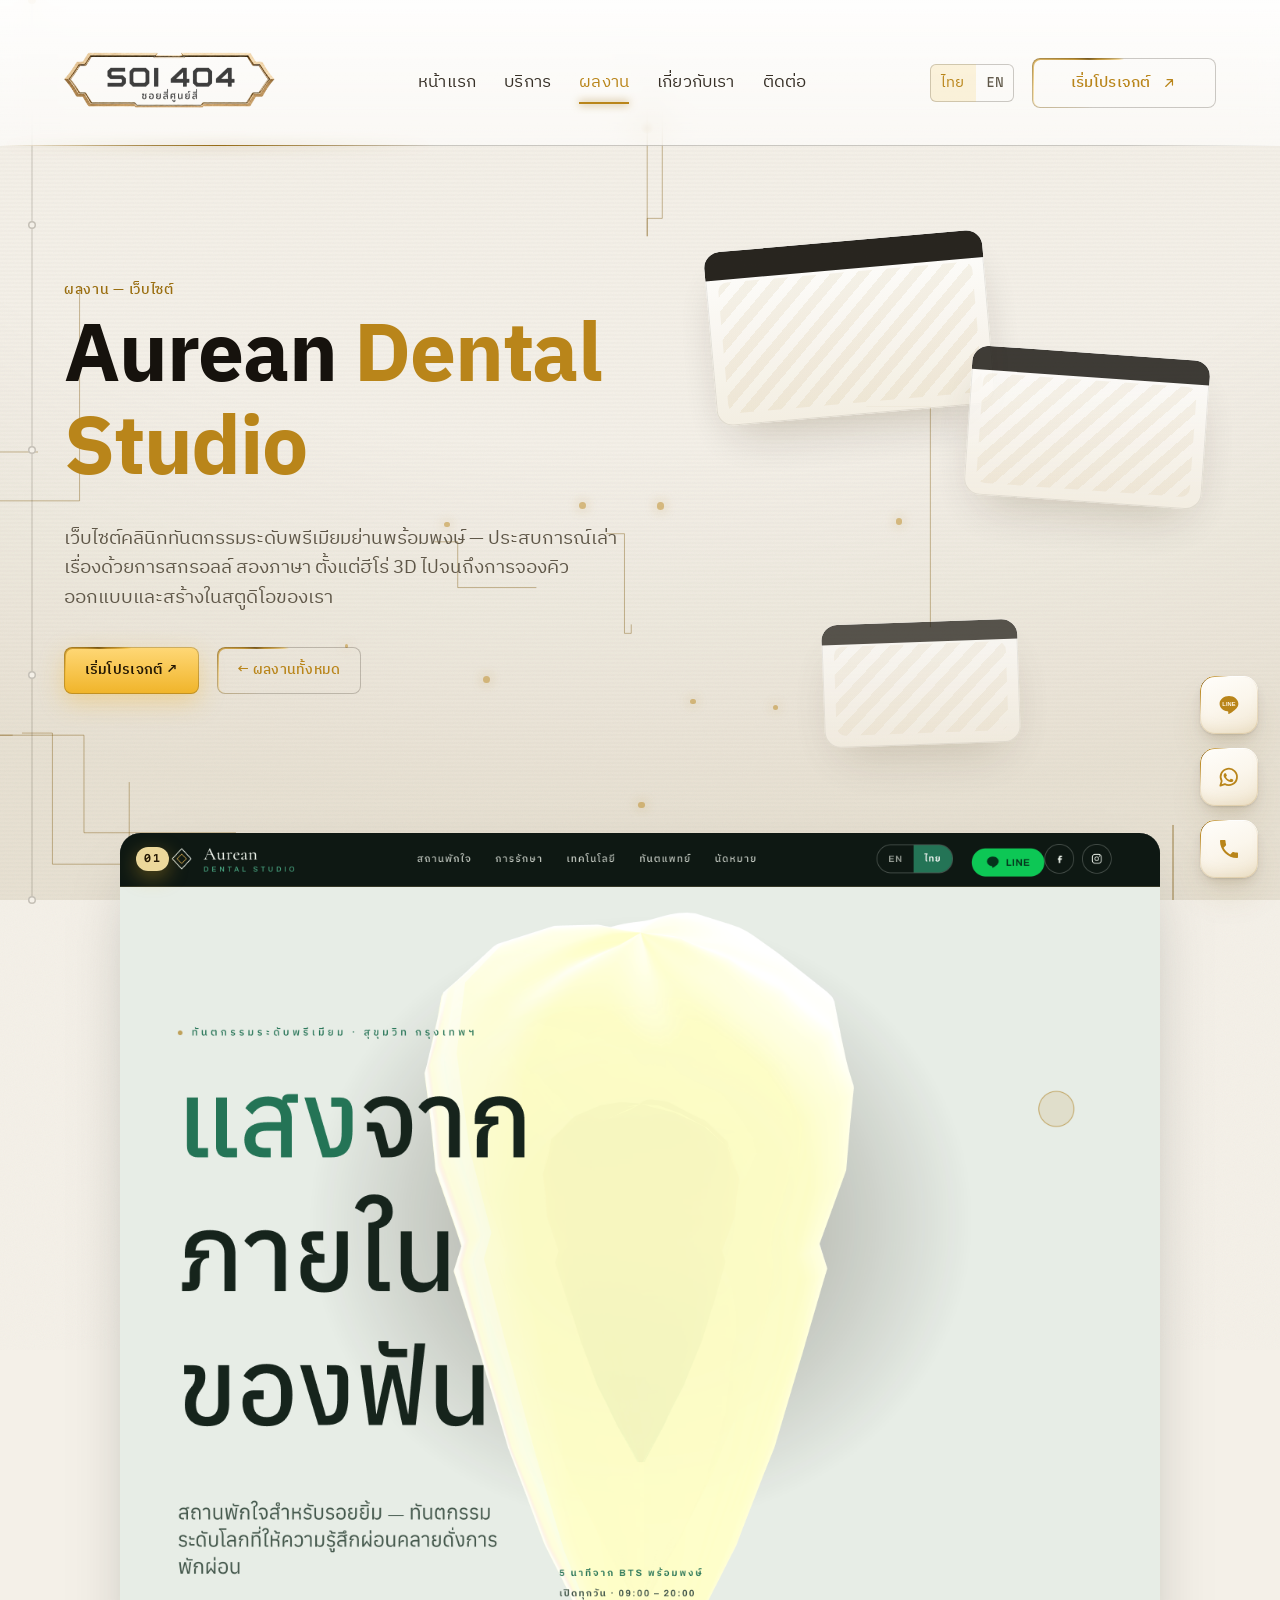
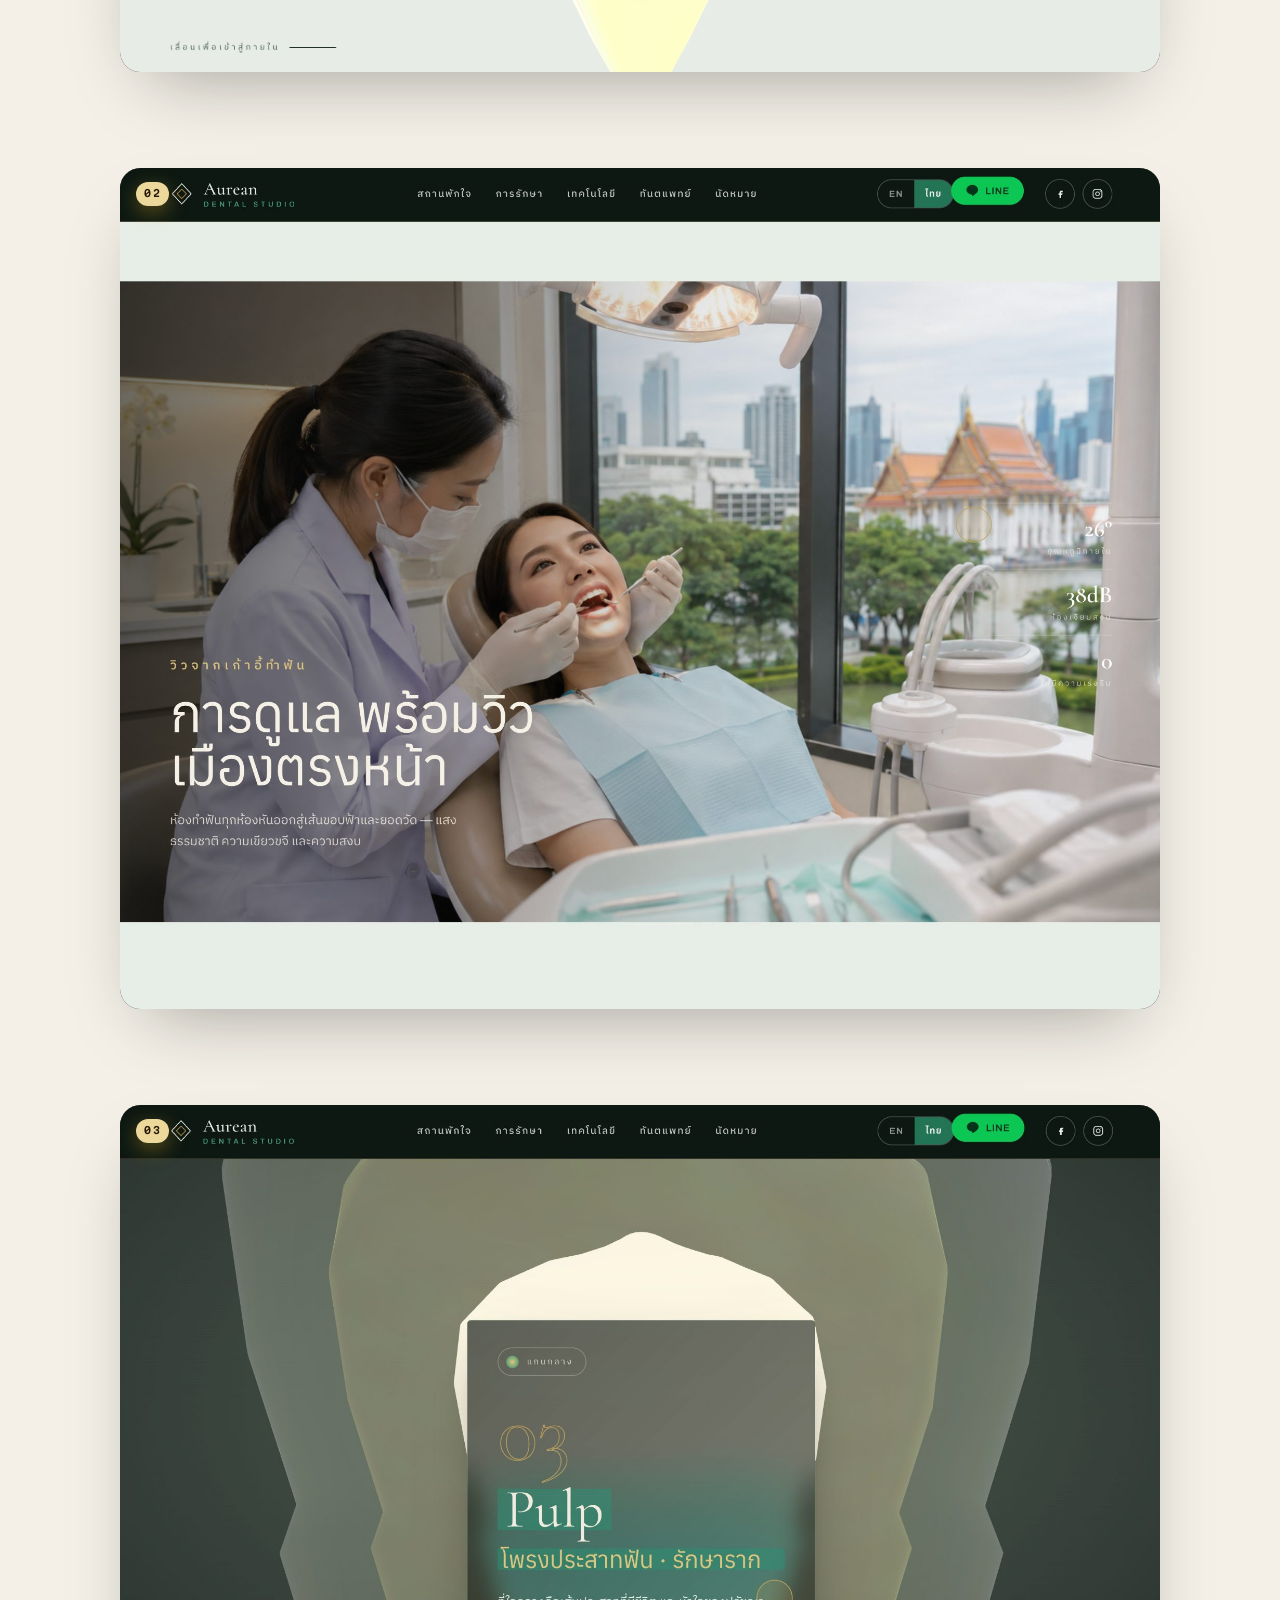
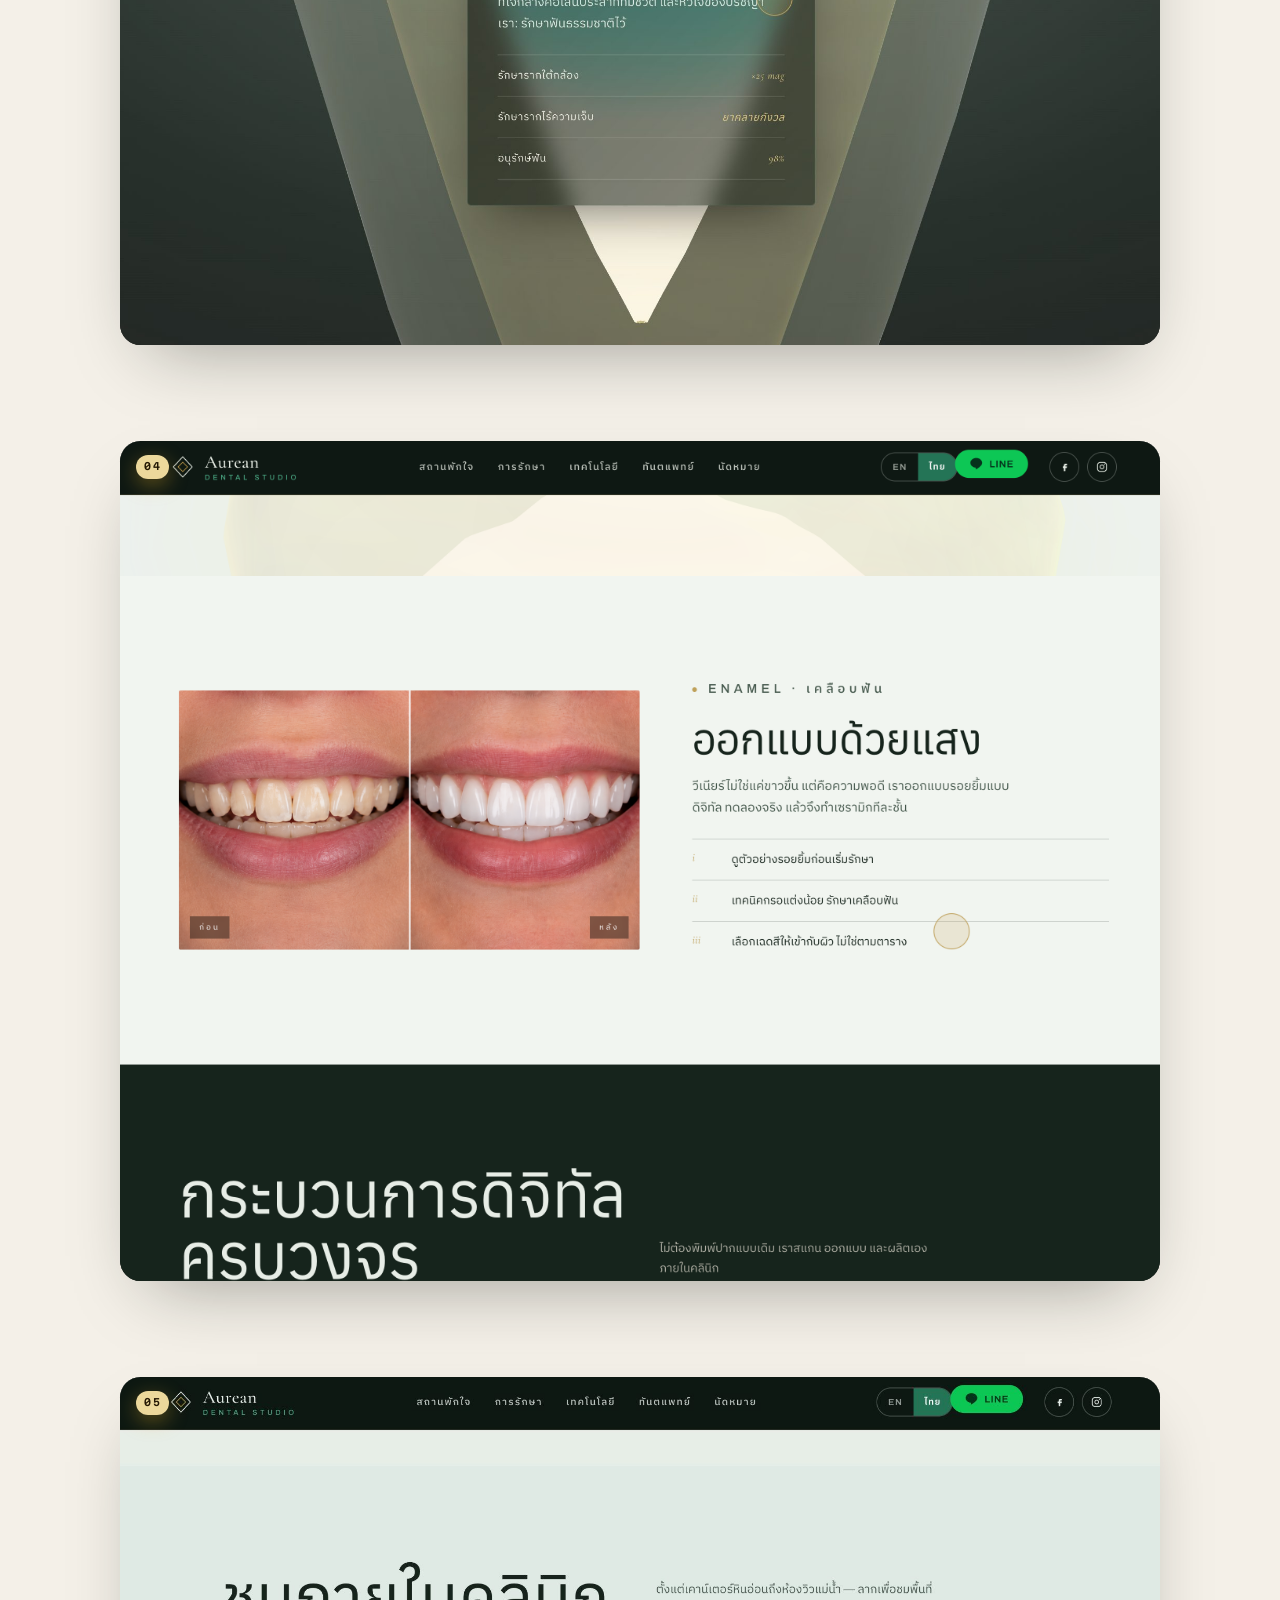
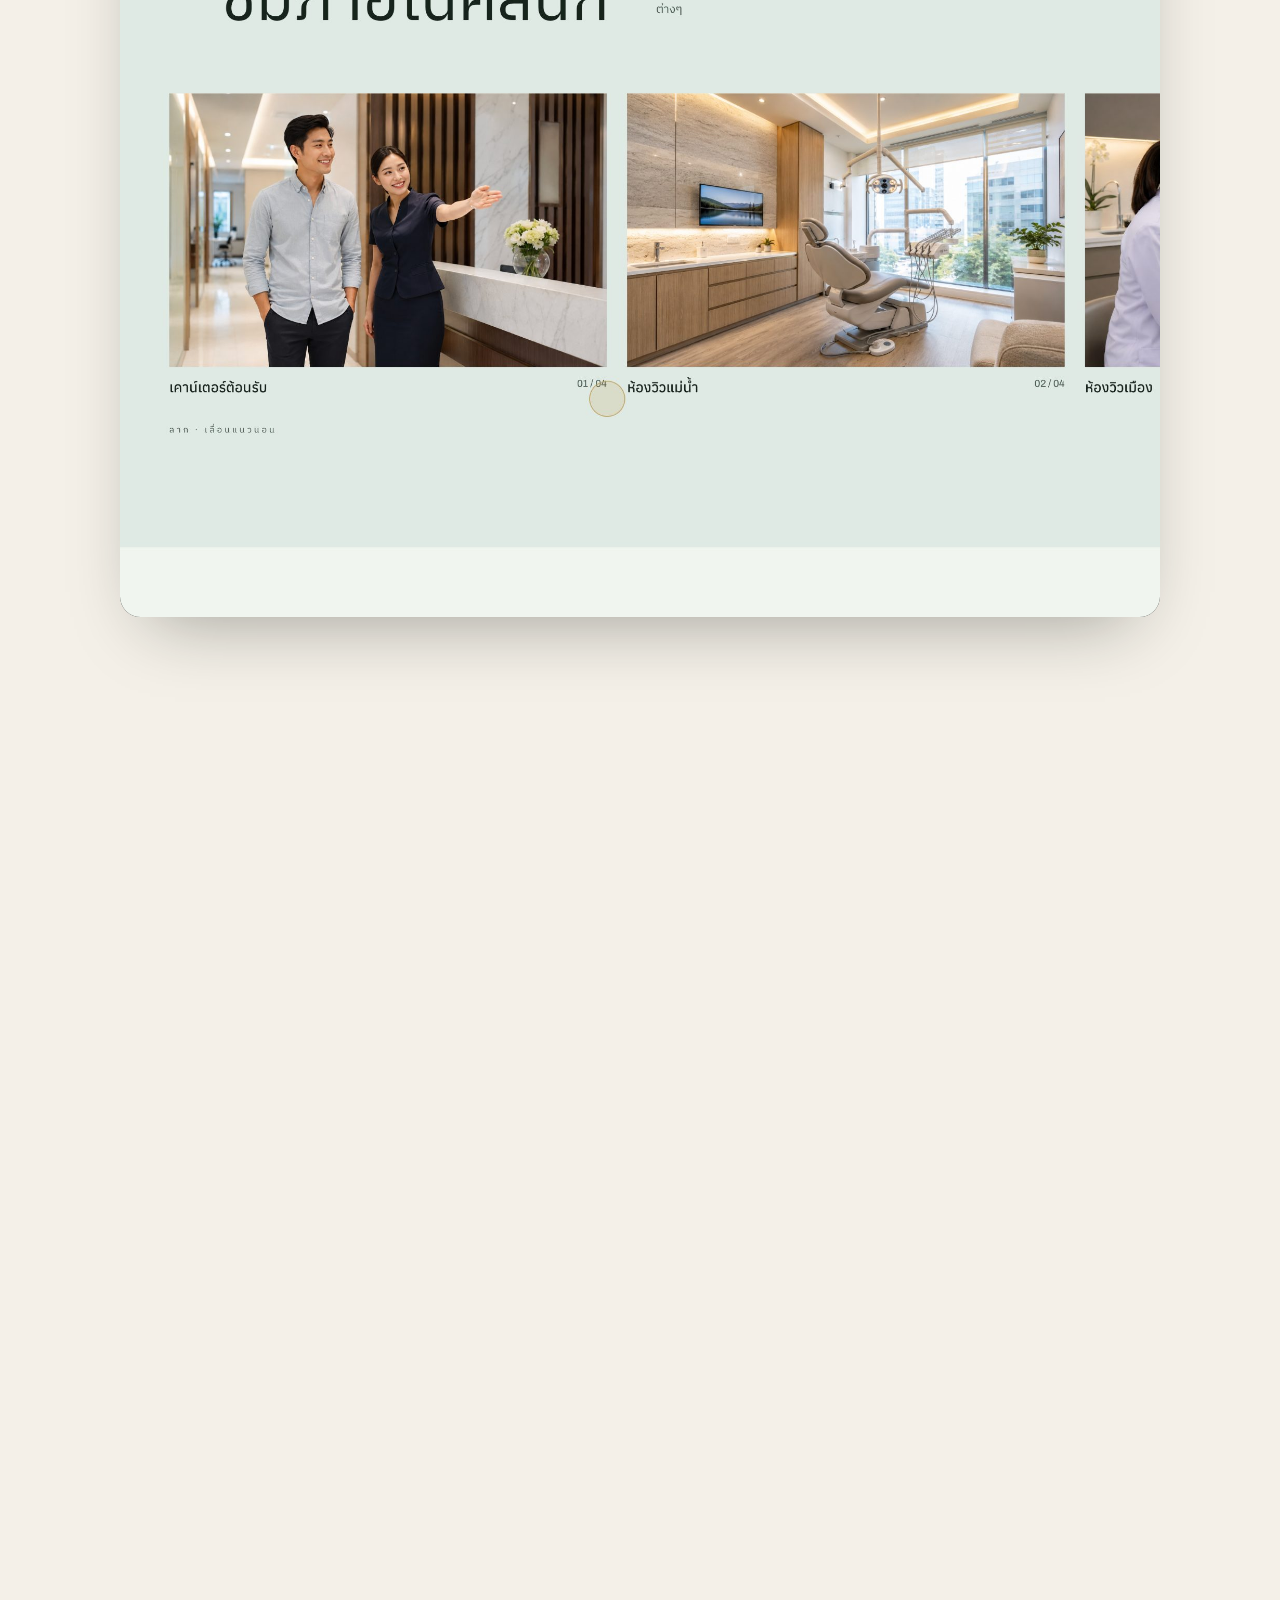
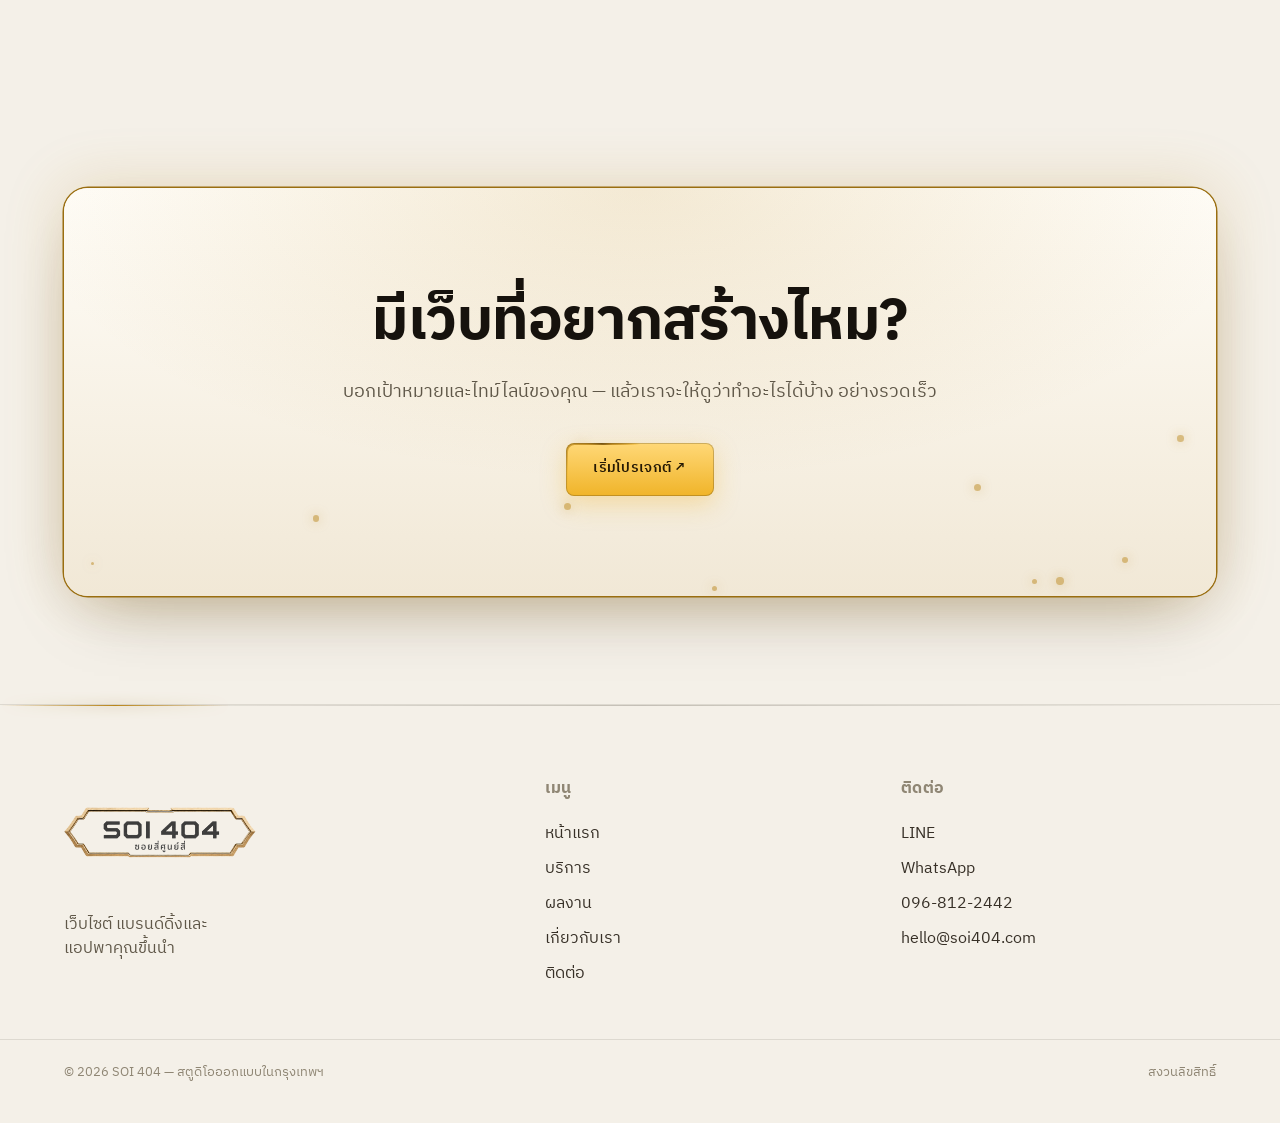
<file: work-aurean-dental.html>
<!DOCTYPE html>
<html lang="th">
<head>
<meta charset="UTF-8">
<meta name="viewport" content="width=device-width, initial-scale=1">
<title>Aurean Dental Studio — SOI 404</title>
<meta name="description" content="Aurean Dental Studio — a premium dental clinic website designed and built by SOI 404. A scroll-driven, bilingual brand experience from hero to booking.">
<link rel="preconnect" href="https://fonts.googleapis.com">
<link rel="preconnect" href="https://fonts.gstatic.com" crossorigin>
<link href="https://fonts.googleapis.com/css2?family=Archivo+Expanded:wght@500;600;700;800;900&family=Archivo:ital,wght@0,400;0,500;0,600;1,500&family=IBM+Plex+Sans+Thai:wght@300;400;500;600;700&family=Martian+Mono:wght@300;400;500;600&family=Anuphan:wght@200;300;400;500;600;700&family=Playfair+Display:ital,wght@1,400&family=Chakra+Petch:wght@400;500;600&display=swap" rel="stylesheet">
<link rel="stylesheet" href="base.css?v=2">
<link rel="stylesheet" href="pages.css?v=2">
<link rel="stylesheet" href="theme-light.css?v=2">
<link rel="stylesheet" href="social.css?v=2">
<link rel="stylesheet" href="websites.css?v=2">
<style>
  /* ===== Aurean case-study shots ===== */
  .case-shots{display:flex;flex-direction:column;gap:clamp(28px,5vw,64px);max-width:1120px;margin:0 auto}
  .case-shot{position:relative;border-radius:clamp(14px,1.6vw,22px);overflow:hidden;
    box-shadow:0 30px 70px -30px rgba(20,24,18,.4),0 2px 0 rgba(255,255,255,.6) inset;
    background:#0b0e0b}
  .case-shot img{display:block;width:100%;height:auto}
  .case-shot__idx{position:absolute;top:14px;left:16px;z-index:2;
    font-family:var(--mono);font-size:.62rem;letter-spacing:.18em;font-weight:600;
    color:#241804;background:rgba(255,233,168,.92);padding:.45em .8em;border-radius:999px;
    box-shadow:0 6px 20px rgba(240,180,41,.35)}
</style>
</head>
<body data-page="work" data-theme="light">

<main>

  <!-- ===== HERO (first block) ===== -->
  <section class="sm-hero" data-screen-label="Aurean / Hero">
    <div class="sm-orbs" aria-hidden="true"></div>
    <div class="wrap">
      <div class="sm-hero__grid">
        <div class="sm-hero__copy rise">
          <p class="eyebrow" data-th="ผลงาน — เว็บไซต์" data-en="Work — Website">ผลงาน — เว็บไซต์</p>
          <h1 data-html data-th='Aurean <span class="it">Dental Studio</span>' data-en='Aurean <span class="it">Dental Studio</span>'>Aurean <span class="it">Dental Studio</span></h1>
          <p class="sm-hero__sub" data-th="เว็บไซต์คลินิกทันตกรรมระดับพรีเมียมย่านพร้อมพงษ์ — ประสบการณ์เล่าเรื่องด้วยการสกรอลล์ สองภาษา ตั้งแต่ฮีโร่ 3D ไปจนถึงการจองคิว ออกแบบและสร้างในสตูดิโอของเรา" data-en="A premium dental-clinic website in Phrom Phong — a bilingual, scroll-driven brand experience from a 3D hero all the way to booking. Designed and built in our studio.">เว็บไซต์คลินิกทันตกรรมระดับพรีเมียมย่านพร้อมพงษ์ — ประสบการณ์เล่าเรื่องด้วยการสกรอลล์ สองภาษา ตั้งแต่ฮีโร่ 3D ไปจนถึงการจองคิว ออกแบบและสร้างในสตูดิโอของเรา</p>
          <div class="sm-hero__cta">
            <a class="btn btn--solid" href="contact.html" data-th="เริ่มโปรเจกต์ ↗" data-en="Start a project ↗">เริ่มโปรเจกต์ ↗</a>
            <a class="btn btn--ghost live" href="work.html" style="--bw:1.5px;border-radius:8px" data-th="← ผลงานทั้งหมด" data-en="← All work">← ผลงานทั้งหมด</a>
          </div>
        </div>
        <div class="sm-hero__art rise d1" aria-hidden="true">
          <div class="float fl-a"></div>
          <div class="float fl-b"></div>
          <div class="float fl-c"></div>
        </div>
      </div>
    </div>
  </section>

  <!-- ===== SCREENSHOTS (replaces middle blocks) ===== -->
  <section class="section" style="padding-top:0" data-screen-label="Aurean / Screens">
    <div class="wrap">
      <div class="case-shots">
        <figure class="case-shot rise"><span class="case-shot__idx">01</span><img src="aurean-shot-01.png" alt="Aurean Dental Studio — homepage hero with a glowing tooth and bilingual headline" loading="lazy"></figure>
        <figure class="case-shot rise"><span class="case-shot__idx">02</span><img src="aurean-shot-02.jpg" alt="Aurean Dental Studio — treatment room with a Bangkok skyline view and live room stats" loading="lazy"></figure>
        <figure class="case-shot rise"><span class="case-shot__idx">03</span><img src="aurean-shot-03.jpg" alt="Aurean Dental Studio — Pulp section card on root-canal care, set inside a 3D tooth" loading="lazy"></figure>
        <figure class="case-shot rise"><span class="case-shot__idx">04</span><img src="aurean-shot-04.png" alt="Aurean Dental Studio — Enamel veneers section with a before-and-after smile comparison" loading="lazy"></figure>
        <figure class="case-shot rise"><span class="case-shot__idx">05</span><img src="aurean-shot-05.jpg" alt="Aurean Dental Studio — draggable clinic-tour gallery from reception to treatment rooms" loading="lazy"></figure>
        <figure class="case-shot rise"><span class="case-shot__idx">06</span><img src="aurean-shot-06.png" alt="Aurean Dental Studio — appointment booking form with a live summary card and LINE / WhatsApp options" loading="lazy"></figure>
      </div>
    </div>
  </section>

  <!-- ===== FINAL CTA (last block) ===== -->
  <section class="section" data-screen-label="Aurean / Final CTA">
    <div class="wrap">
      <div class="sm-final rise">
        <div class="sm-orbs" aria-hidden="true"></div>
        <h2 data-th="มีเว็บที่อยากสร้างไหม?" data-en="Got a site to build?">มีเว็บที่อยากสร้างไหม?</h2>
        <p data-th="บอกเป้าหมายและไทม์ไลน์ของคุณ — แล้วเราจะให้ดูว่าทำอะไรได้บ้าง อย่างรวดเร็ว" data-en="Tell us your goal and your timeline — we'll show you what's possible, fast.">บอกเป้าหมายและไทม์ไลน์ของคุณ — แล้วเราจะให้ดูว่าทำอะไรได้บ้าง อย่างรวดเร็ว</p>
        <a class="btn btn--solid" href="contact.html" style="font-size:.86rem;padding:1.15em 2em" data-th="เริ่มโปรเจกต์ ↗" data-en="Start a project ↗">เริ่มโปรเจกต์ ↗</a>
      </div>
    </div>
  </section>

</main>

<script src="electric.js?v=2"></script>
<script src="site.js?v=2"></script>
<script>
  /* floating gold particles — hero + final only, off under reduced-motion */
  (function () {
    if (matchMedia('(prefers-reduced-motion:reduce)').matches) return;
    document.querySelectorAll('.sm-orbs').forEach(box => {
      for (let i = 0; i < 10; i++) {
        const o = document.createElement('i');
        o.style.left = (Math.random() * 100) + '%';
        o.style.top = (60 + Math.random() * 40) + '%';
        o.style.setProperty('--d', (7 + Math.random() * 6) + 's');
        o.style.setProperty('--dl', (Math.random() * 6) + 's');
        const s = 3 + Math.random() * 5;
        o.style.width = o.style.height = s + 'px';
        box.appendChild(o);
      }
    });
  })();
</script>
</body>
</html>
</file>
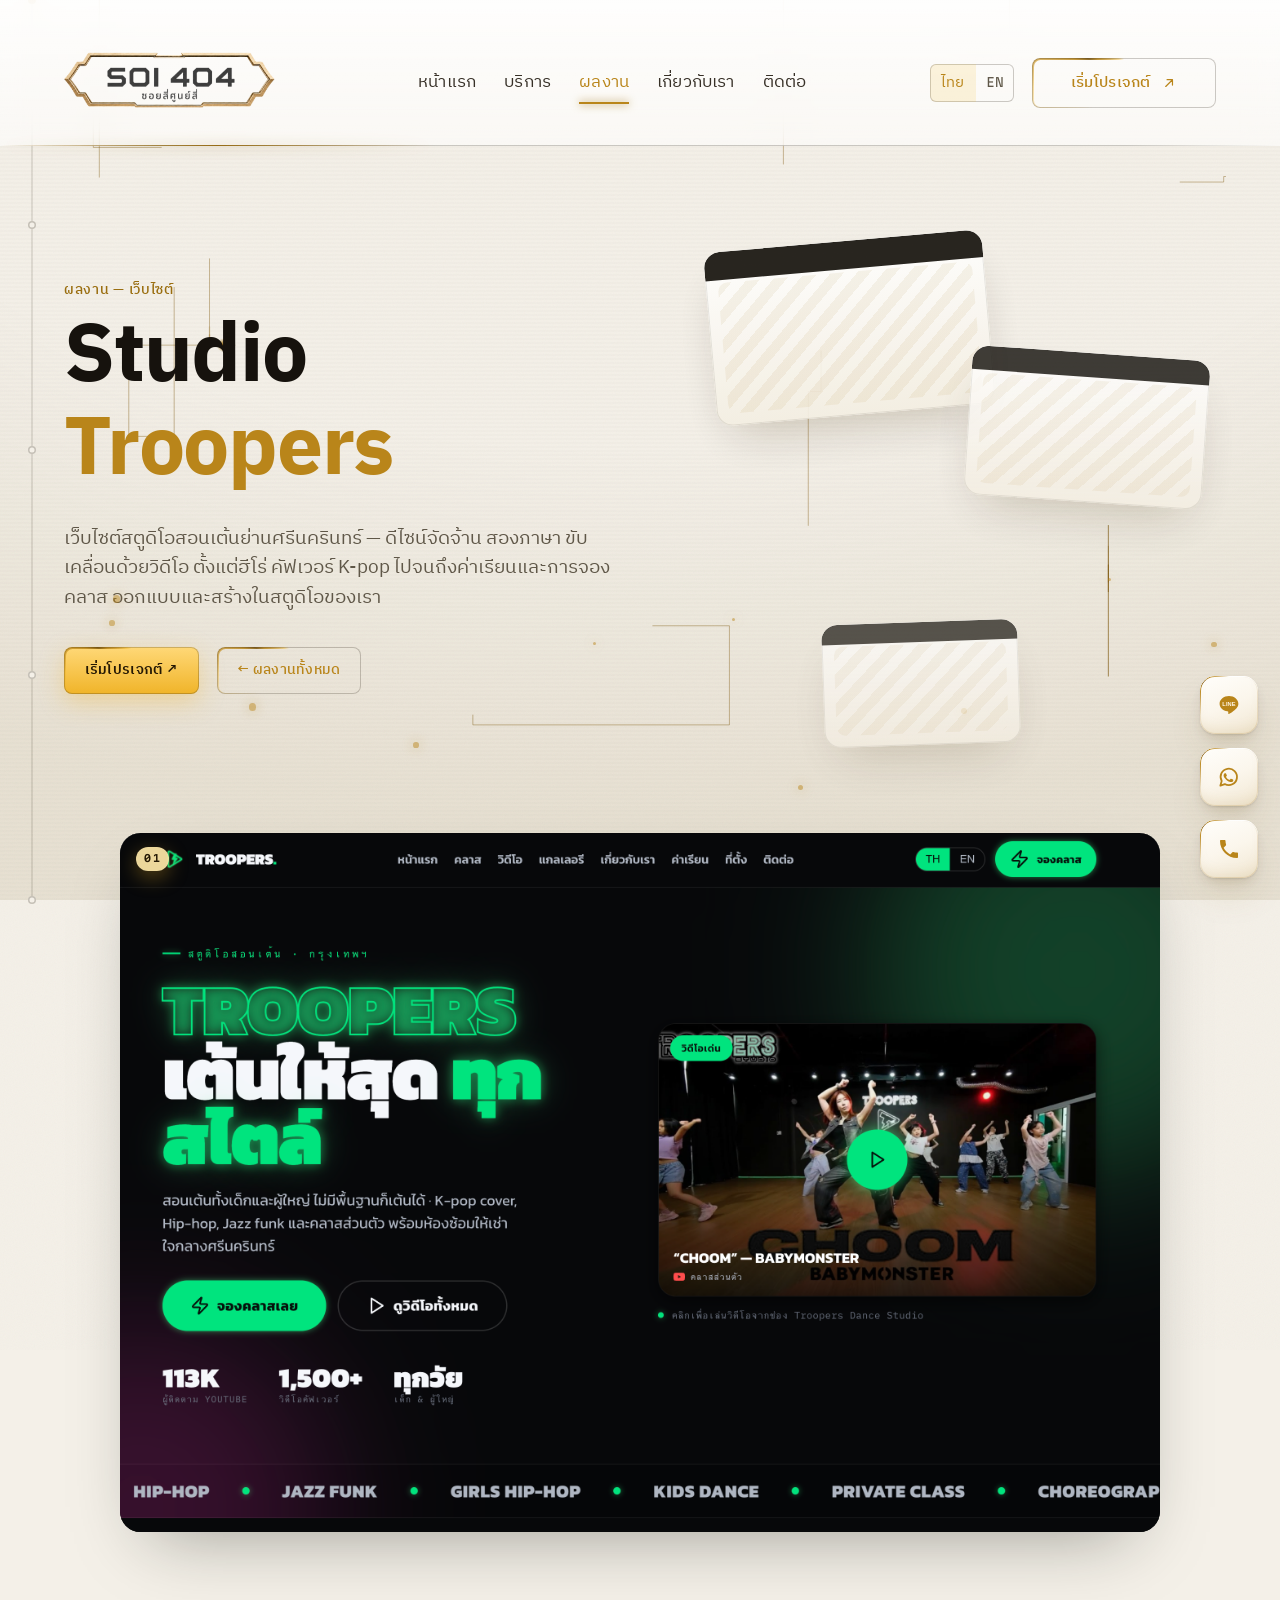
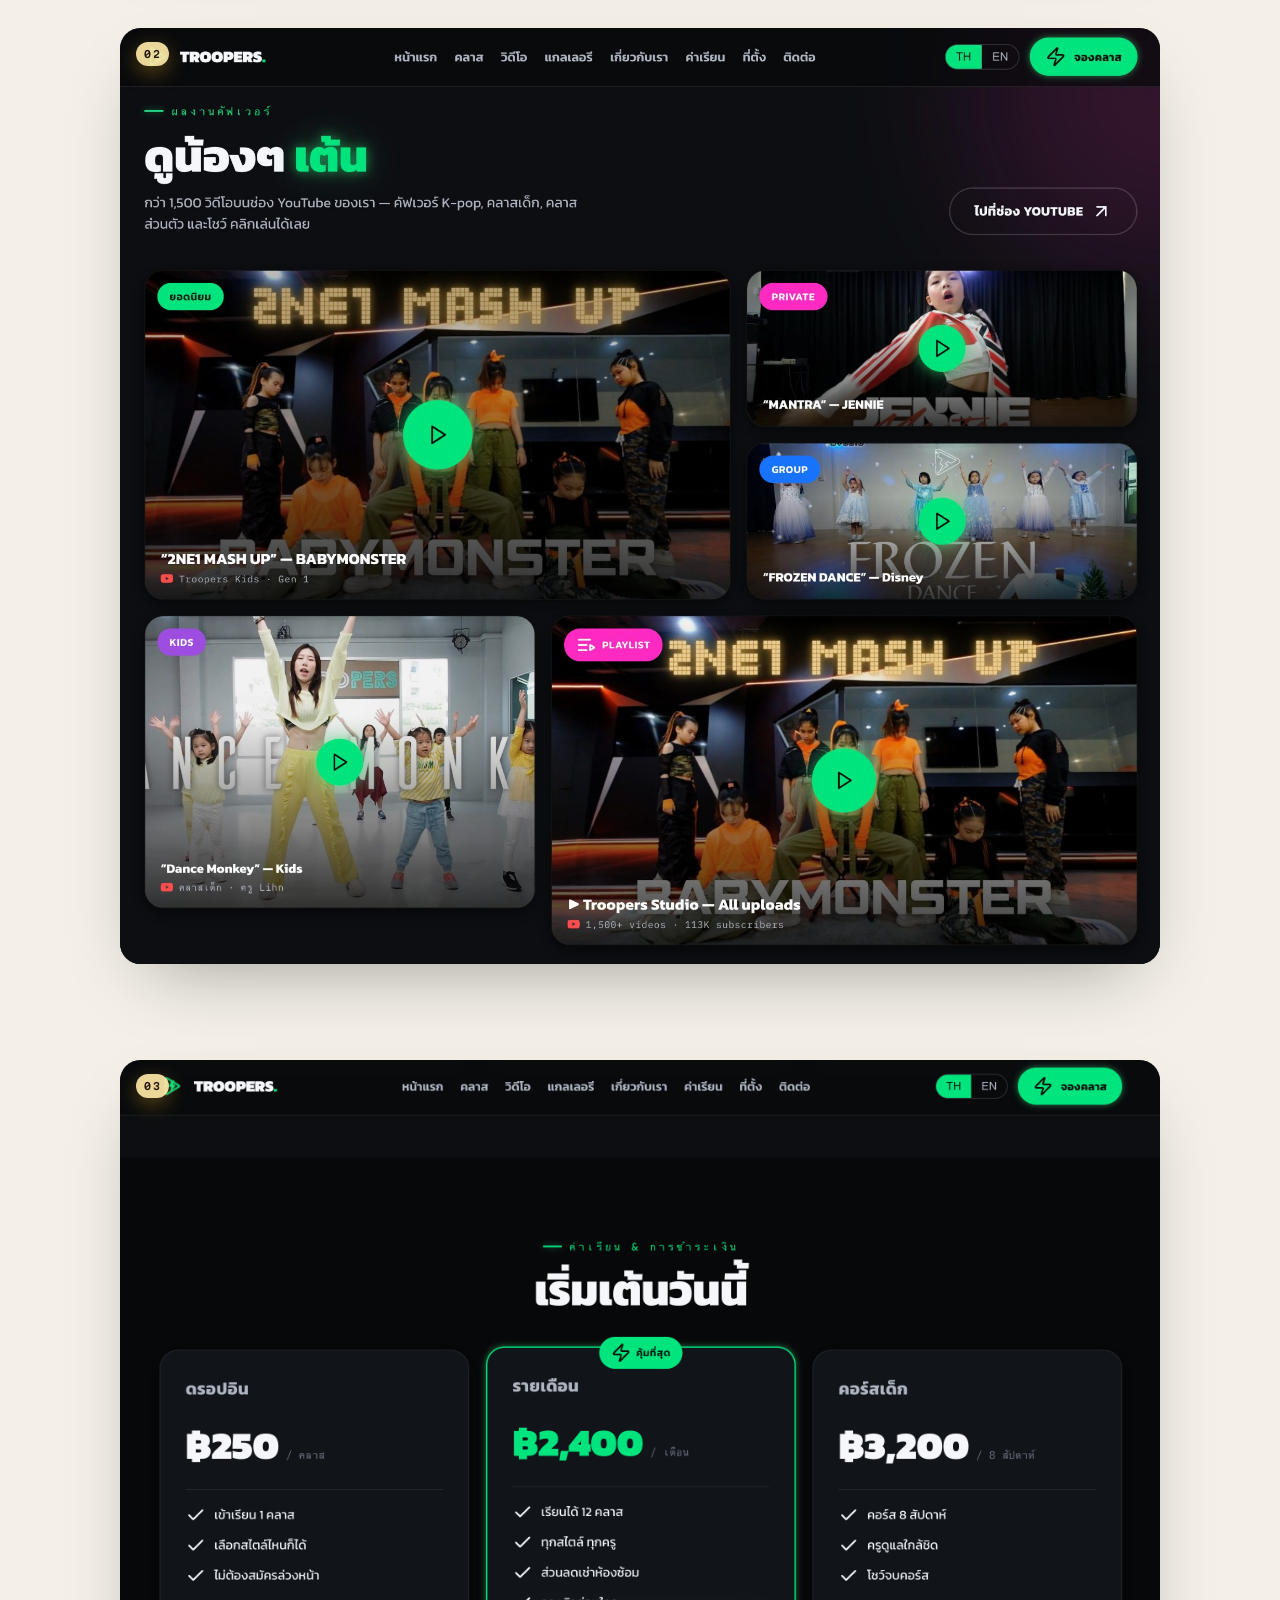
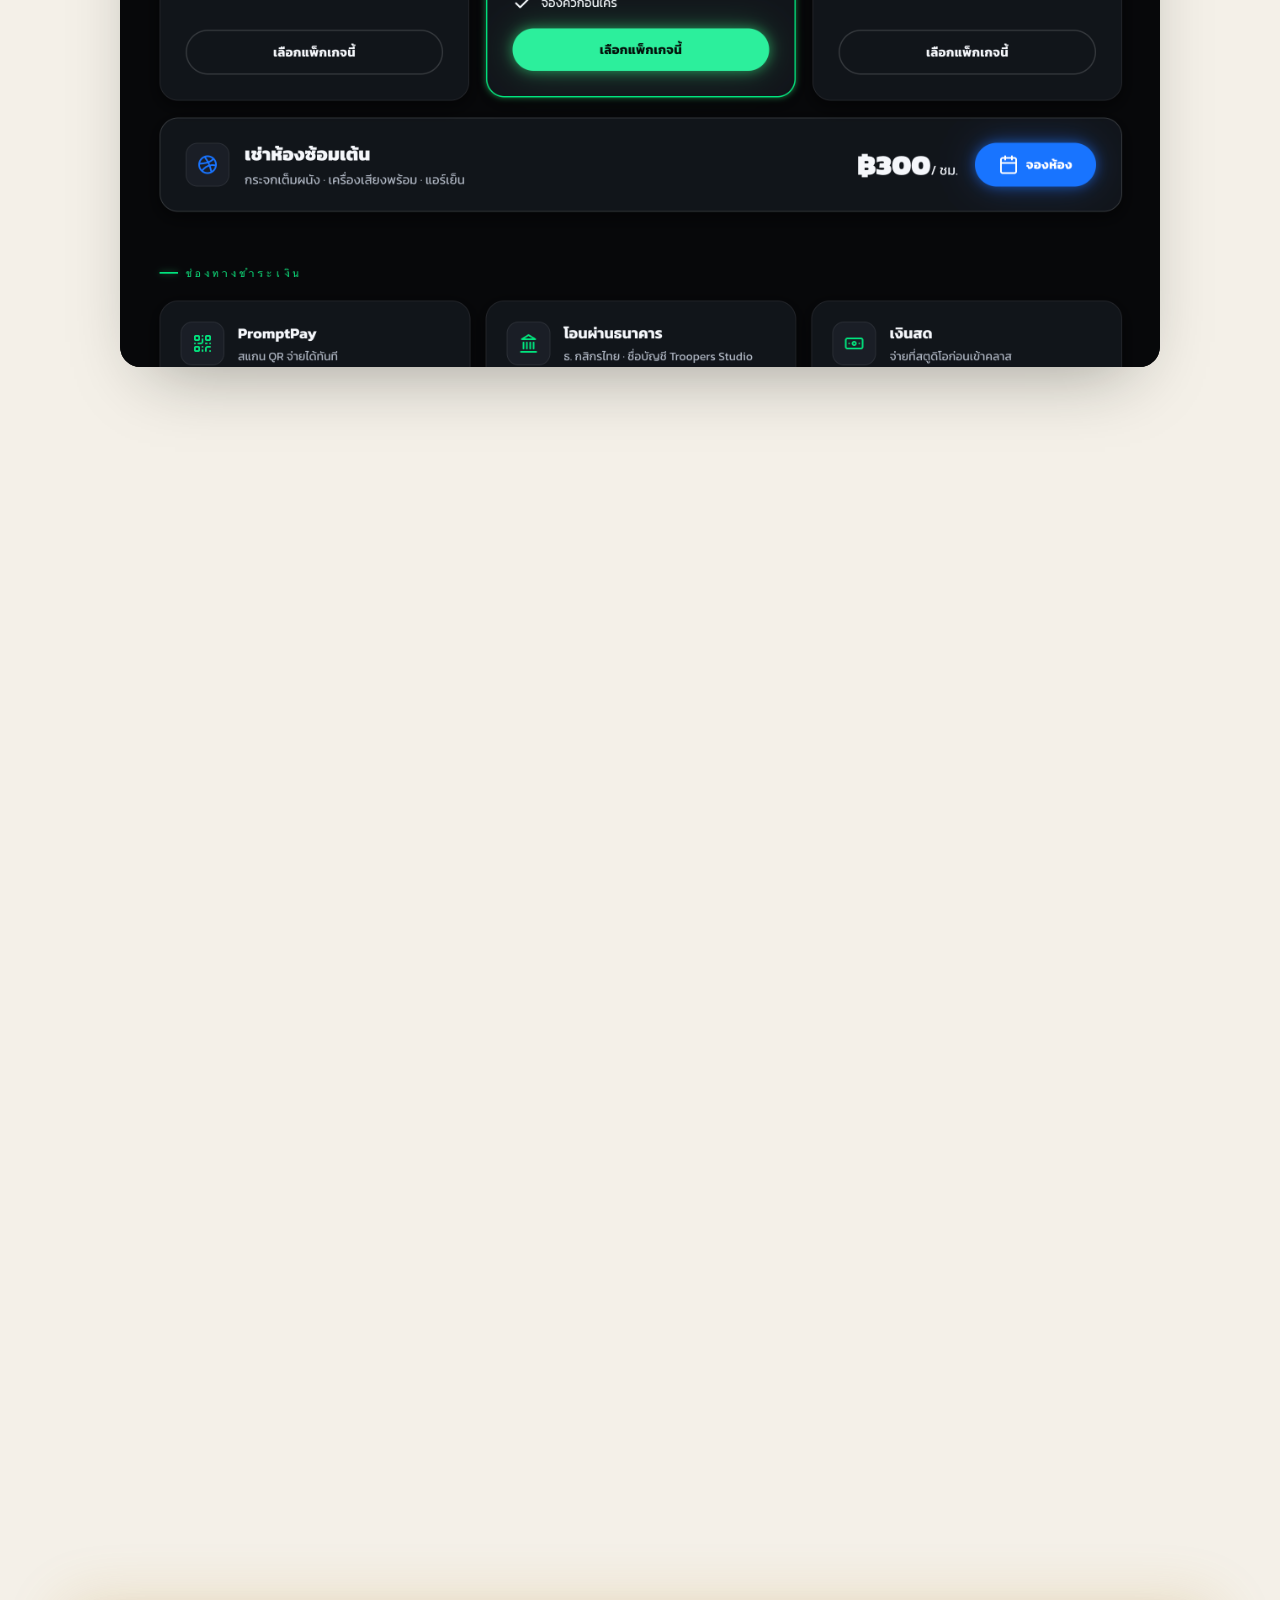
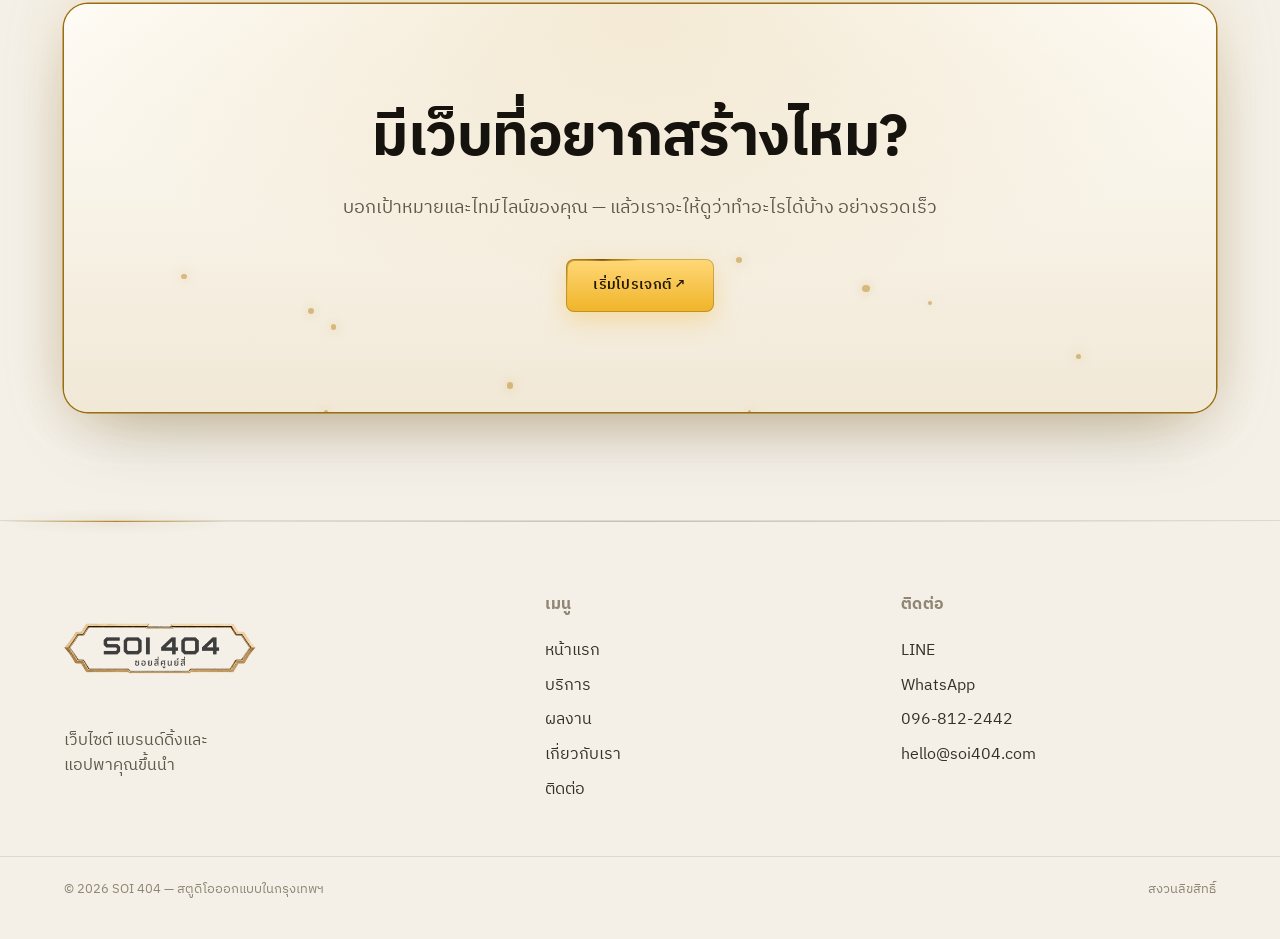
<file: work-studio-troopers.html>
<!DOCTYPE html>
<html lang="th">
<head>
<meta charset="UTF-8">
<meta name="viewport" content="width=device-width, initial-scale=1">
<title>Studio Troopers — SOI 404</title>
<meta name="description" content="Studio Troopers — a Bangkok dance-studio website designed and built by SOI 404. A bold, bilingual, video-led experience from hero to class booking.">
<link rel="preconnect" href="https://fonts.googleapis.com">
<link rel="preconnect" href="https://fonts.gstatic.com" crossorigin>
<link href="https://fonts.googleapis.com/css2?family=Archivo+Expanded:wght@500;600;700;800;900&family=Archivo:ital,wght@0,400;0,500;0,600;1,500&family=IBM+Plex+Sans+Thai:wght@300;400;500;600;700&family=Martian+Mono:wght@300;400;500;600&family=Anuphan:wght@200;300;400;500;600;700&family=Playfair+Display:ital,wght@1,400&family=Chakra+Petch:wght@400;500;600&display=swap" rel="stylesheet">
<link rel="stylesheet" href="base.css?v=2">
<link rel="stylesheet" href="pages.css?v=2">
<link rel="stylesheet" href="theme-light.css?v=2">
<link rel="stylesheet" href="social.css?v=2">
<link rel="stylesheet" href="websites.css?v=2">
<style>
  /* ===== Aurean case-study shots ===== */
  .case-shots{display:flex;flex-direction:column;gap:clamp(28px,5vw,64px);max-width:1120px;margin:0 auto}
  .case-shot{position:relative;border-radius:clamp(14px,1.6vw,22px);overflow:hidden;
    box-shadow:0 30px 70px -30px rgba(20,24,18,.4),0 2px 0 rgba(255,255,255,.6) inset;
    background:#0b0e0b}
  .case-shot img{display:block;width:100%;height:auto}
  .case-shot__idx{position:absolute;top:14px;left:16px;z-index:2;
    font-family:var(--mono);font-size:.62rem;letter-spacing:.18em;font-weight:600;
    color:#241804;background:rgba(255,233,168,.92);padding:.45em .8em;border-radius:999px;
    box-shadow:0 6px 20px rgba(240,180,41,.35)}
</style>
</head>
<body data-page="work" data-theme="light">

<main>

  <!-- ===== HERO (first block) ===== -->
  <section class="sm-hero" data-screen-label="Troopers / Hero">
    <div class="sm-orbs" aria-hidden="true"></div>
    <div class="wrap">
      <div class="sm-hero__grid">
        <div class="sm-hero__copy rise">
          <p class="eyebrow" data-th="ผลงาน — เว็บไซต์" data-en="Work — Website">ผลงาน — เว็บไซต์</p>
          <h1 data-html data-th='Studio <span class="it">Troopers</span>' data-en='Studio <span class="it">Troopers</span>'>Studio <span class="it">Troopers</span></h1>
          <p class="sm-hero__sub" data-th="เว็บไซต์สตูดิโอสอนเต้นย่านศรีนครินทร์ — ดีไซน์จัดจ้าน สองภาษา ขับเคลื่อนด้วยวิดีโอ ตั้งแต่ฮีโร่ คัฟเวอร์ K-pop ไปจนถึงค่าเรียนและการจองคลาส ออกแบบและสร้างในสตูดิโอของเรา" data-en="A Bangkok dance-studio website in Srinakarin — a bold, bilingual, video-led experience from the hero and K-pop covers all the way to pricing and class booking. Designed and built in our studio.">เว็บไซต์สตูดิโอสอนเต้นย่านศรีนครินทร์ — ดีไซน์จัดจ้าน สองภาษา ขับเคลื่อนด้วยวิดีโอ ตั้งแต่ฮีโร่ คัฟเวอร์ K-pop ไปจนถึงค่าเรียนและการจองคลาส ออกแบบและสร้างในสตูดิโอของเรา</p>
          <div class="sm-hero__cta">
            <a class="btn btn--solid" href="contact.html" data-th="เริ่มโปรเจกต์ ↗" data-en="Start a project ↗">เริ่มโปรเจกต์ ↗</a>
            <a class="btn btn--ghost live" href="work.html" style="--bw:1.5px;border-radius:8px" data-th="← ผลงานทั้งหมด" data-en="← All work">← ผลงานทั้งหมด</a>
          </div>
        </div>
        <div class="sm-hero__art rise d1" aria-hidden="true">
          <div class="float fl-a"></div>
          <div class="float fl-b"></div>
          <div class="float fl-c"></div>
        </div>
      </div>
    </div>
  </section>

  <!-- ===== SCREENSHOTS (replaces middle blocks) ===== -->
  <section class="section" style="padding-top:0" data-screen-label="Troopers / Screens">
    <div class="wrap">
      <div class="case-shots">
        <figure class="case-shot rise"><span class="case-shot__idx">01</span><img src="troopers-shot-01.png" alt="Studio Troopers — homepage hero with a neon TROOPERS wordmark and a featured class video" loading="lazy"></figure>
        <figure class="case-shot rise"><span class="case-shot__idx">02</span><img src="troopers-shot-02.jpg" alt="Studio Troopers — video gallery of K-pop cover, kids and group dance clips with play buttons" loading="lazy"></figure>
        <figure class="case-shot rise"><span class="case-shot__idx">03</span><img src="troopers-shot-03.png" alt="Studio Troopers — pricing section with drop-in, monthly and kids course plans plus payment methods" loading="lazy"></figure>
        <figure class="case-shot rise"><span class="case-shot__idx">04</span><img src="troopers-shot-04.png" alt="Studio Troopers — location section with a Thanya Park map and a contact form" loading="lazy"></figure>
      </div>
    </div>
  </section>

  <!-- ===== FINAL CTA (last block) ===== -->
  <section class="section" data-screen-label="Troopers / Final CTA">
    <div class="wrap">
      <div class="sm-final rise">
        <div class="sm-orbs" aria-hidden="true"></div>
        <h2 data-th="มีเว็บที่อยากสร้างไหม?" data-en="Got a site to build?">มีเว็บที่อยากสร้างไหม?</h2>
        <p data-th="บอกเป้าหมายและไทม์ไลน์ของคุณ — แล้วเราจะให้ดูว่าทำอะไรได้บ้าง อย่างรวดเร็ว" data-en="Tell us your goal and your timeline — we'll show you what's possible, fast.">บอกเป้าหมายและไทม์ไลน์ของคุณ — แล้วเราจะให้ดูว่าทำอะไรได้บ้าง อย่างรวดเร็ว</p>
        <a class="btn btn--solid" href="contact.html" style="font-size:.86rem;padding:1.15em 2em" data-th="เริ่มโปรเจกต์ ↗" data-en="Start a project ↗">เริ่มโปรเจกต์ ↗</a>
      </div>
    </div>
  </section>

</main>

<script src="electric.js?v=2"></script>
<script src="site.js?v=2"></script>
<script>
  /* floating gold particles — hero + final only, off under reduced-motion */
  (function () {
    if (matchMedia('(prefers-reduced-motion:reduce)').matches) return;
    document.querySelectorAll('.sm-orbs').forEach(box => {
      for (let i = 0; i < 10; i++) {
        const o = document.createElement('i');
        o.style.left = (Math.random() * 100) + '%';
        o.style.top = (60 + Math.random() * 40) + '%';
        o.style.setProperty('--d', (7 + Math.random() * 6) + 's');
        o.style.setProperty('--dl', (Math.random() * 6) + 's');
        const s = 3 + Math.random() * 5;
        o.style.width = o.style.height = s + 'px';
        box.appendChild(o);
      }
    });
  })();
</script>
</body>
</html>
</file>
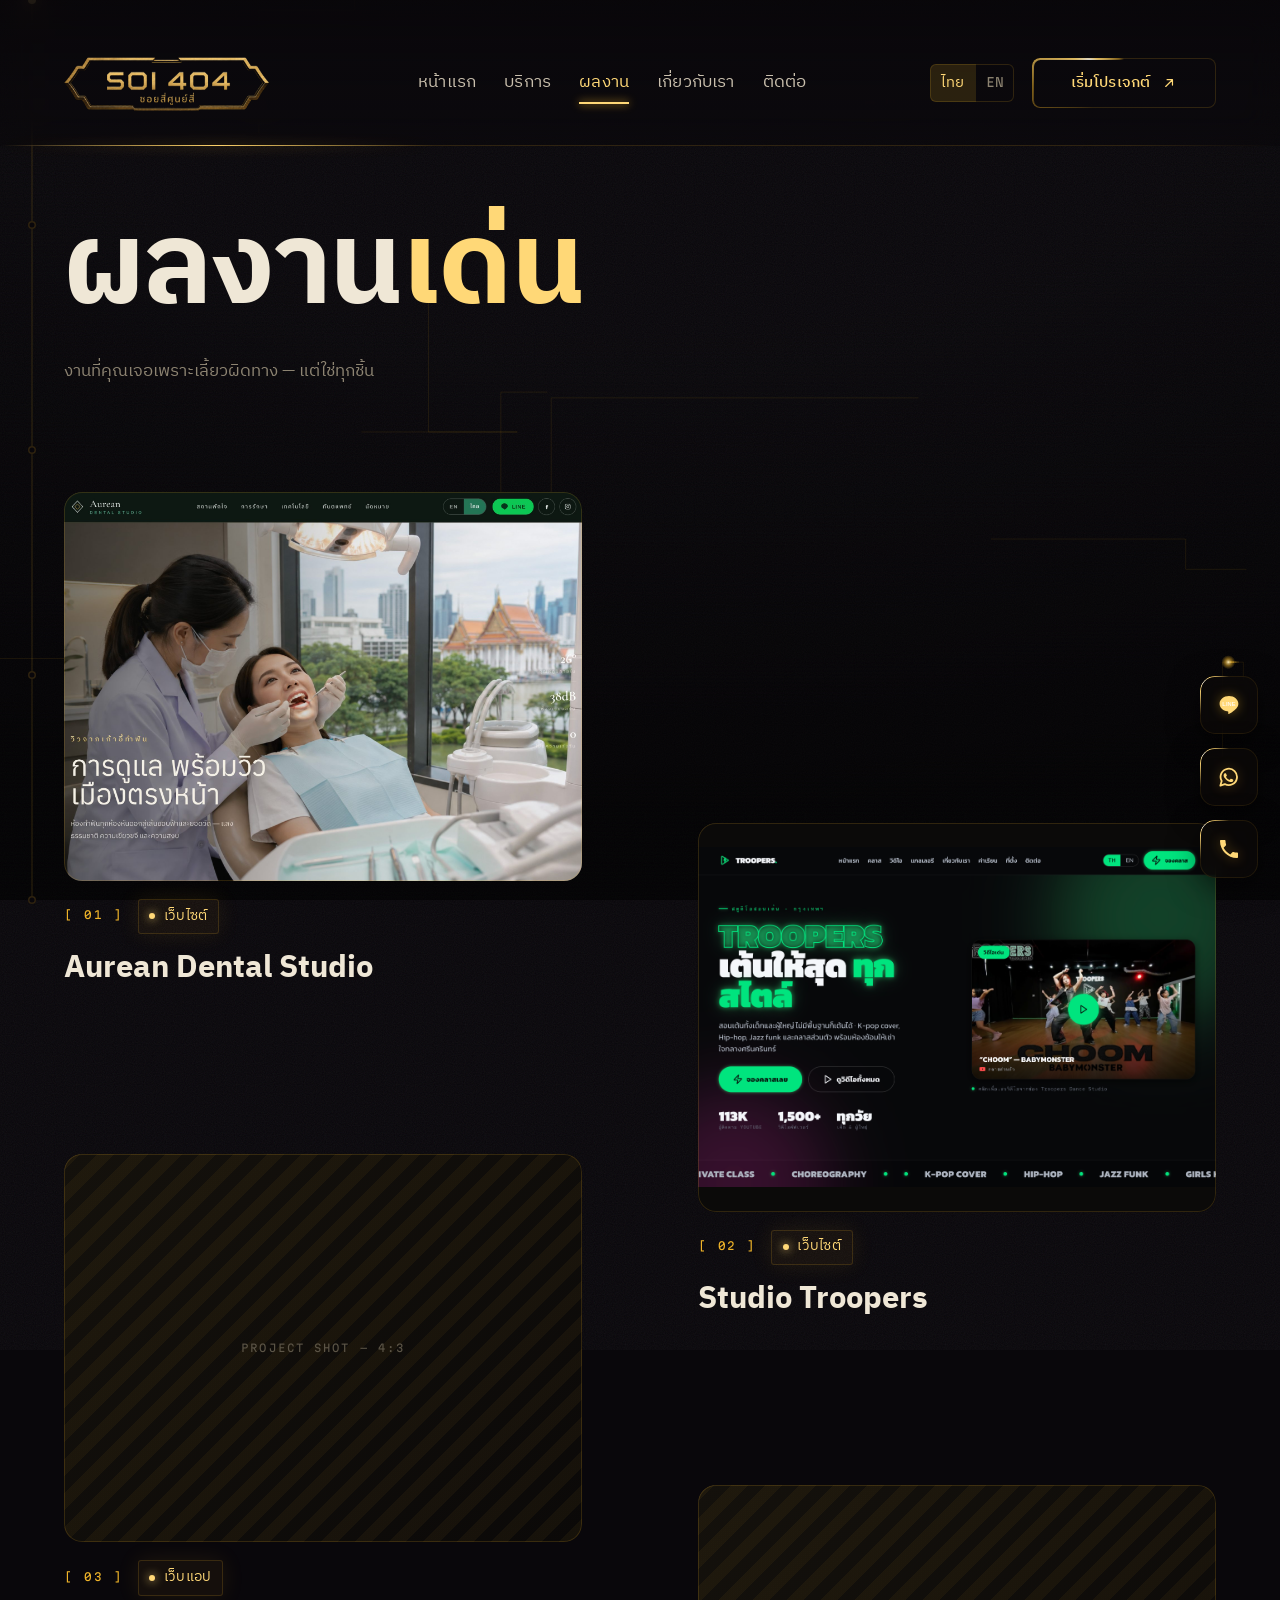
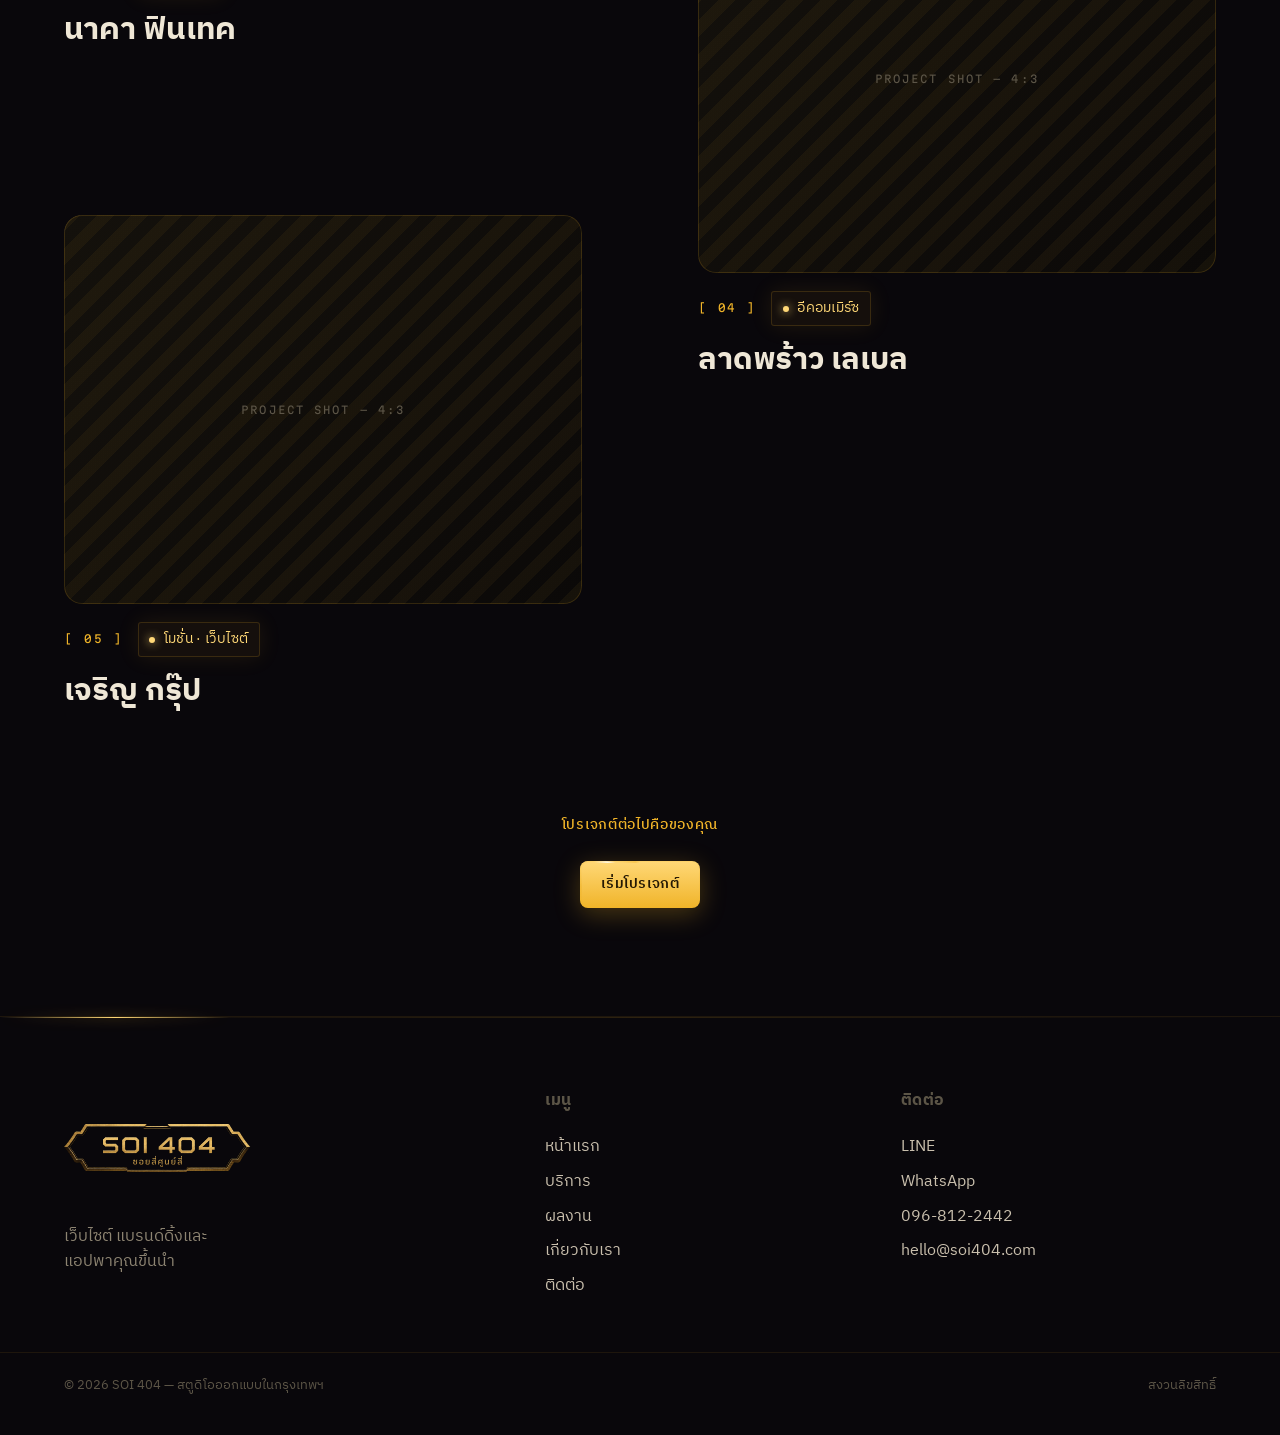
<file: work.html>
<!DOCTYPE html>
<html lang="th">
<head>
<meta charset="UTF-8">
<meta name="viewport" content="width=device-width, initial-scale=1">
<title>ผลงาน / Work — SOI 404</title>
<meta name="description" content="Featured projects from SOI 404 — Bangkok web design & branding studio.">
<link rel="preconnect" href="https://fonts.googleapis.com">
<link rel="preconnect" href="https://fonts.gstatic.com" crossorigin>
<link href="https://fonts.googleapis.com/css2?family=Archivo+Expanded:wght@500;600;700;800;900&family=Archivo:ital,wght@0,400;0,500;0,600;1,500&family=IBM+Plex+Sans+Thai:wght@300;400;500;600;700&family=Martian+Mono:wght@300;400;500;600&family=Anuphan:wght@200;300;400;500;600;700&family=Playfair+Display:ital,wght@1,400&family=Chakra+Petch:wght@400;500;600&display=swap" rel="stylesheet">
<link rel="stylesheet" href="base.css?v=2">
<link rel="stylesheet" href="pages.css?v=2">
</head>
<body data-page="work">

<main>
  <section class="section" style="padding-top:clamp(140px,20vh,220px);padding-bottom:clamp(40px,6vh,70px)" data-screen-label="Work / Header">
    <div class="wrap">
      <div class="head">
        <h2 class="display t-xxl rise d1 glitch th-xl" data-text="" style="margin-top:22px" data-html data-th='ผลงาน<span class="it pixword">เด่น</span>' data-en='<span class="it pixword">Featured</span> projects.'>ผลงาน<span class="it pixword">เด่น</span></h2>
        <p class="rise d2" data-th="งานที่คุณเจอเพราะเลี้ยวผิดทาง — แต่ใช่ทุกชิ้น" data-en="The work you found by taking a wrong turn — and every piece was the right one.">งานที่คุณเจอเพราะเลี้ยวผิดทาง — แต่ใช่ทุกชิ้น</p>
      </div>
    </div>
  </section>

  <section class="section" style="padding-top:0" data-screen-label="Work / List">
    <div class="wrap">
      <div class="work-list">

        <a class="proj rise" href="work-aurean-dental.html" style="text-decoration:none;color:inherit">
          <div class="proj__frame live" style="--bw:1.5px">
            <img src="work-aurean.jpg" alt="Aurean Dental Studio — premium dental clinic website with a Bangkok skyline view" loading="lazy">
            <span class="proj__explore" data-th="เปิดดู" data-en="Explore">เปิดดู</span>
          </div>
          <div class="proj__meta">
            <span class="proj__idx">[ 01 ]</span>
            <span class="soi-sign" data-th="เว็บไซต์" data-en="Website">เว็บไซต์</span>
          </div>
          <h3 data-th='Aurean Dental Studio' data-en='Aurean Dental Studio'>Aurean Dental Studio</h3>
        </a>

        <a class="proj rise" href="work-studio-troopers.html" style="text-decoration:none;color:inherit">
          <div class="proj__frame live" style="--bw:1.5px">
            <img src="work-troopers.png" alt="Studio Troopers — dance studio website" loading="lazy" style="object-fit:contain;background:#0b0a09">
            <span class="proj__explore" data-th="เปิดดู" data-en="Explore">เปิดดู</span>
          </div>
          <div class="proj__meta">
            <span class="proj__idx">[ 02 ]</span>
            <span class="soi-sign" data-th="เว็บไซต์" data-en="Website">เว็บไซต์</span>
          </div>
          <h3 data-th='Studio Troopers' data-en='Studio Troopers'>Studio Troopers</h3>
        </a>

        <div class="proj rise">
          <div class="proj__frame live" style="--bw:1.5px">
            <div class="proj__ph"><span>PROJECT SHOT — 4:3</span></div>
            <span class="proj__explore" data-th="เปิดดู" data-en="Explore">เปิดดู</span>
          </div>
          <div class="proj__meta">
            <span class="proj__idx">[ 03 ]</span>
            <span class="soi-sign" data-th="เว็บแอป" data-en="Web app">เว็บแอป</span>
          </div>
          <h3 data-th='นาคา ฟินเทค' data-en='Naga Fintech'>นาคา ฟินเทค</h3>
        </div>

        <div class="proj rise">
          <div class="proj__frame live" style="--bw:1.5px">
            <div class="proj__ph"><span>PROJECT SHOT — 4:3</span></div>
            <span class="proj__explore" data-th="เปิดดู" data-en="Explore">เปิดดู</span>
          </div>
          <div class="proj__meta">
            <span class="proj__idx">[ 04 ]</span>
            <span class="soi-sign" data-th="อีคอมเมิร์ซ" data-en="E-commerce">อีคอมเมิร์ซ</span>
          </div>
          <h3 data-th='ลาดพร้าว เลเบล' data-en='Ladprao Label'>ลาดพร้าว เลเบล</h3>
        </div>

        <div class="proj rise">
          <div class="proj__frame live" style="--bw:1.5px">
            <div class="proj__ph"><span>PROJECT SHOT — 4:3</span></div>
            <span class="proj__explore" data-th="เปิดดู" data-en="Explore">เปิดดู</span>
          </div>
          <div class="proj__meta">
            <span class="proj__idx">[ 05 ]</span>
            <span class="soi-sign" data-th="โมชั่น · เว็บไซต์" data-en="Motion · Web">โมชั่น · เว็บไซต์</span>
          </div>
          <h3 data-th='เจริญ กรุ๊ป' data-en='Charoen Group'>เจริญ กรุ๊ป</h3>
        </div>

      </div>

      <div class="rise" style="text-align:center;margin-top:clamp(70px,12vh,140px)">
        <p class="eyebrow" data-th="โปรเจกต์ต่อไปคือของคุณ" data-en="The next project is yours">โปรเจกต์ต่อไปคือของคุณ</p>
        <a class="btn btn--solid" href="contact.html" style="margin-top:24px" data-th="เริ่มโปรเจกต์" data-en="Start a project">เริ่มโปรเจกต์</a>
      </div>
    </div>
  </section>
</main>

<script src="electric.js?v=2"></script>
<script src="site.js?v=2"></script>
<script src="pixwords.js?v=2"></script>
</body>
</html>
</file>
<file: base.css>
/* ============================================================
   SOI 404 — Cyberpunk Bangkok design system
   base.css : tokens, type, electric language, global chrome
   ============================================================ */

/* ----- TOKENS ------------------------------------------------ */
:root{
  /* warm near-black world */
  --black:        #07060a;
  --bg:           #09070b;
  --bg-soft:      #0d0a0f;     /* services concrete-dark */
  --bg-panel:     rgba(20,16,12,.55);
  --bg-glass:     rgba(14,11,9,.62);

  /* gold — the electric accent (from the photo + logo) */
  --gold:         #f0b429;
  --gold-bright:  #ffd877;
  --gold-hot:     #ffe9a8;
  --gold-deep:    #a9761a;
  --gold-ember:   #c8901f;

  /* high-voltage spark core */
  --hot:          #fffdf3;
  /* rare cold accent */
  --cyan:         oklch(0.86 0.10 200);

  /* ink */
  --ink:          #efe7d6;
  --ink-soft:     #c9bfad;
  --muted:        #8d8472;
  --faint:        #5c5547;
  --line:         rgba(240,180,41,.16);
  --line-soft:    rgba(240,180,41,.09);

  /* glow */
  --glow-gold:    0 0 24px rgba(240,180,41,.45);
  --glow-soft:    0 0 60px rgba(240,180,41,.18);

  /* type */
  --display: "Archivo Expanded","Archivo",sans-serif;
  --thai:    "IBM Plex Sans Thai","IBM Plex Sans",sans-serif;
  --thai-ui: "IBM Plex Sans Thai","IBM Plex Sans",sans-serif;   /* unified: all Thai uses IBM Plex Sans Thai */
  --mono:    "Martian Mono",ui-monospace,monospace;
  --body:    "Archivo","IBM Plex Sans Thai",sans-serif;

  --maxw: 1320px;
  --gutter: clamp(20px,5vw,72px);
  --ease: cubic-bezier(.22,.61,.36,1);
  --ease-snap: cubic-bezier(.2,.9,.25,1);
}

/* Thai mode swaps body/display to a Thai face that owns both scripts */
html[lang="th"]{
  --display: "IBM Plex Sans Thai","Archivo Expanded",sans-serif;
  --body:    "IBM Plex Sans Thai",sans-serif;
}

/* ----- RESET ------------------------------------------------- */
*,*::before,*::after{box-sizing:border-box}
html{ -webkit-text-size-adjust:100%; scroll-behavior:smooth }
@media (prefers-reduced-motion: reduce){ html{ scroll-behavior:auto } }
body{
  margin:0; background:var(--bg); color:var(--ink);
  font-family:var(--body); font-weight:400; line-height:1.55;
  font-size:clamp(16px,1.05vw,18px);
  -webkit-font-smoothing:antialiased; text-rendering:optimizeLegibility;
  overflow-x:hidden;
}
img{max-width:100%;display:block}
a{color:inherit;text-decoration:none}
button{font:inherit;color:inherit;background:none;border:none;cursor:pointer}
input,select,textarea{font:inherit;color:inherit}
::selection{background:var(--gold);color:#1a1206}
h1,h2,h3,h4,p{margin:0}
ul{margin:0;padding:0;list-style:none}

/* ----- ATMOSPHERE: grain + scanlines + circuit bg ----------- */
.atmos{position:fixed;inset:0;z-index:0;pointer-events:none}
.atmos__grain{
  position:absolute;inset:-50%;opacity:.06;mix-blend-mode:overlay;
  background-image:url("data:image/svg+xml,%3Csvg xmlns='http://www.w3.org/2000/svg' width='160' height='160'%3E%3Cfilter id='n'%3E%3CfeTurbulence type='fractalNoise' baseFrequency='0.9' numOctaves='2'/%3E%3C/filter%3E%3Crect width='100%25' height='100%25' filter='url(%23n)'/%3E%3C/svg%3E");
  animation:grain 7s steps(6) infinite;
}
@keyframes grain{0%{transform:translate(0,0)}20%{transform:translate(-4%,3%)}40%{transform:translate(3%,-5%)}60%{transform:translate(-3%,4%)}80%{transform:translate(5%,2%)}100%{transform:translate(0,0)}}
.atmos__scan{
  position:absolute;inset:0;opacity:.5;
  background:repeating-linear-gradient(to bottom,transparent 0 2px,rgba(0,0,0,.18) 3px,transparent 4px);
  mix-blend-mode:multiply;
}
.atmos__vign{position:absolute;inset:0;
  background:radial-gradient(120% 90% at 50% 0%,transparent 40%,rgba(0,0,0,.55) 100%);}
/* shared full-screen electric canvas — AMBIENT layer (circuit traces, traveling
   current dots, sky lightning). Sits BELOW the whole content layer (main is
   z-index:2) so the motion only ever reads BETWEEN the page background and the
   content — never over photos, cards or text — on both the dark and white
   templates. Visibility on white comes from the brighter light palette in
   electric.js, NOT from raising this above content. Spark bursts live on the
   separate #fx-canvas-top layer above the chrome. */
#fx-canvas{position:fixed;inset:0;z-index:1;pointer-events:none}
/* spark-burst layer ONLY — above all chrome (nav z40, drawer z39, fab z38) so
   button discharges read on top of every button, including the menu
   "Start a project" button and the bottom-right contact stack */
#fx-canvas-top{position:fixed;inset:0;z-index:45;pointer-events:none}

/* ----- LAYOUT PRIMITIVES ------------------------------------ */
.wrap{width:100%;max-width:var(--maxw);margin-inline:auto;padding-inline:var(--gutter)}
.section{position:relative;z-index:2;padding-block:clamp(80px,12vh,160px)}
main{position:relative;z-index:2}
.eyebrow{font-family:var(--mono);font-size:.66rem;letter-spacing:.34em;
  text-transform:uppercase;color:var(--gold);font-weight:500}
html[lang="th"] .eyebrow{font-family:var(--thai-ui);letter-spacing:.05em;font-size:.86rem;text-transform:none;font-weight:500}

/* ----- TYPE -------------------------------------------------- */
.display{font-family:var(--display);font-weight:800;line-height:.96;
  letter-spacing:-.01em;font-stretch:expanded;text-wrap:balance}
.t-xxl{font-size:clamp(2.8rem,8.4vw,7rem)}
.t-xl {font-size:clamp(2.4rem,6vw,5rem)}
.t-lg {font-size:clamp(1.9rem,4.2vw,3.4rem)}
.gold-ink{color:var(--gold-bright)}
.mono{font-family:var(--mono)}
.soi-num{font-family:var(--mono);font-weight:600;
  color:transparent;-webkit-text-stroke:1.5px rgba(240,180,41,.32)}

/* ----- ELECTRIC LANGUAGE ------------------------------------ */
@property --ang{syntax:"<angle>";inherits:false;initial-value:0deg}

/* live-current border: a bright gold segment travels the perimeter */
.live{position:relative;isolation:isolate}
.live::before{
  content:"";position:absolute;inset:0;border-radius:inherit;padding:var(--bw,1.5px);
  pointer-events:none;
  background:
    conic-gradient(from var(--ang),
      transparent 0deg 232deg,
      rgba(240,180,41,.5) 268deg,
      var(--gold-bright) 296deg,
      var(--hot) 304deg,
      var(--gold-bright) 312deg,
      rgba(240,180,41,.5) 348deg,
      transparent 360deg);
  -webkit-mask:linear-gradient(#000 0 0) content-box,linear-gradient(#000 0 0);
  -webkit-mask-composite:xor;mask-composite:exclude;
  animation:current var(--cspeed,5.5s) linear infinite;
  opacity:var(--cop,.85);
}
/* a faint steady ring underneath so the edge always reads */
.live::after{content:"";position:absolute;inset:0;border-radius:inherit;
  box-shadow:inset 0 0 0 1px var(--line);pointer-events:none}
@keyframes current{to{--ang:360deg}}
@media (hover:hover){.live:hover{--cspeed:2.4s;--cop:1}}

/* neon flicker-on then idle buzz */
.neon{text-shadow:0 0 18px rgba(240,180,41,.35),0 0 42px rgba(240,180,41,.18)}
.flicker{animation:flickerOn 1.1s var(--ease) both}
.flicker.idle{animation:idleBuzz 6s steps(1) 1.1s infinite}
@keyframes flickerOn{
  0%{opacity:0}8%{opacity:.7}10%{opacity:.1}14%{opacity:.9}
  18%{opacity:.2}24%{opacity:1}28%{opacity:.4}32%{opacity:1}
  40%{opacity:.7}44%{opacity:1}100%{opacity:1}}
@keyframes idleBuzz{0%,97%,100%{opacity:1}98%{opacity:.86}}

/* glitch / chromatic burst — used briefly on reveal */
.glitch[data-text]{position:relative}
.glitch.go::before,.glitch.go::after{
  content:attr(data-text);position:absolute;inset:0;pointer-events:none;
  clip-path:inset(0);}
.glitch.go::before{color:var(--cyan);transform:translate(-2px,0);
  animation:gl1 .5s steps(2) both;mix-blend-mode:screen}
.glitch.go::after{color:#ff5a3c;transform:translate(2px,0);
  animation:gl2 .5s steps(2) both;mix-blend-mode:screen}
@keyframes gl1{0%{clip-path:inset(10% 0 80% 0)}30%{clip-path:inset(60% 0 20% 0)}60%{clip-path:inset(30% 0 50% 0)}100%{opacity:0;clip-path:inset(0 0 100% 0)}}
@keyframes gl2{0%{clip-path:inset(70% 0 10% 0)}30%{clip-path:inset(20% 0 60% 0)}60%{clip-path:inset(50% 0 30% 0)}100%{opacity:0;clip-path:inset(100% 0 0 0)}}

/* scroll-reveal: assemble out of noise */
.rise{opacity:0;transform:translateY(26px);filter:blur(6px);
  transition:opacity .9s var(--ease),transform .9s var(--ease),filter .9s var(--ease)}
.rise.in{opacity:1;transform:none;filter:none}
.rise.d1{transition-delay:.08s}.rise.d2{transition-delay:.16s}
.rise.d3{transition-delay:.24s}.rise.d4{transition-delay:.32s}

/* soi street-sign label */
.soi-sign{display:inline-flex;align-items:center;gap:.6em;
  font-family:var(--mono);font-size:.64rem;letter-spacing:.24em;text-transform:uppercase;
  color:var(--gold-bright);padding:.5em .85em;border-radius:3px;
  background:rgba(240,180,41,.05);box-shadow:inset 0 0 0 1px var(--line),0 0 22px rgba(240,180,41,.1)}
.soi-sign::before{content:"";width:6px;height:6px;border-radius:50%;
  background:var(--gold-bright);box-shadow:0 0 10px var(--gold-bright)}
html[lang="th"] .soi-sign{font-family:var(--thai-ui);letter-spacing:.02em;font-size:.86rem;text-transform:none}

/* ----- BUTTONS ----------------------------------------------- */
.btn{display:inline-flex;align-items:center;justify-content:center;gap:.7em;padding:.95em 1.5em;border-radius:8px;
  font-family:var(--mono);font-size:.74rem;letter-spacing:.12em;text-transform:uppercase;white-space:nowrap;
  font-weight:500;color:var(--gold-bright);position:relative;isolation:isolate;
  transition:transform .35s var(--ease),color .3s,background .3s}
.btn .ar{transition:transform .35s var(--ease)}
.btn svg{width:1.1em;height:1.1em;flex-shrink:0}
@media (hover:hover){.btn:hover{transform:translateY(-2px)}}
@media (hover:hover){.btn:hover .ar{transform:translate(3px,-3px)}}
.btn--ghost{--bw:1.5px}
.btn--solid{background:linear-gradient(180deg,var(--gold-bright),var(--gold));
  color:#241804;font-weight:600;box-shadow:0 6px 26px rgba(240,180,41,.28)}
@media (hover:hover){.btn--solid:hover{box-shadow:0 10px 36px rgba(240,180,41,.42)}}
.btn--white{background:#fff;color:#15110c;font-weight:600;box-shadow:0 6px 22px rgba(0,0,0,.25)}
@media (hover:hover){.btn--white:hover{background:#fff;box-shadow:0 10px 30px rgba(0,0,0,.32)}}
html[lang="th"] .btn{font-family:var(--thai-ui);letter-spacing:.02em;font-size:.86rem}
/* nav CTA: lock width to the English label so Thai never wraps */
.nav__right .btn--ghost{min-width:184px}
html[lang="th"] .nav__right .btn--ghost{font-size:.92rem}

.playlink{display:inline-flex;align-items:center;gap:.8em;color:var(--ink);
  font-family:var(--mono);font-size:.74rem;letter-spacing:.1em;text-transform:uppercase}
.playlink .disc{width:62px;height:62px;border-radius:50%;display:grid;place-items:center;position:relative;flex-shrink:0;
  background:radial-gradient(circle at 50% 36%,rgba(240,180,41,.3),rgba(240,180,41,.05) 58%,rgba(7,6,10,.4));
  box-shadow:inset 0 0 0 1px rgba(240,180,41,.35),0 0 30px rgba(240,180,41,.12);
  transition:transform .4s var(--ease-snap),box-shadow .4s}
/* a bright current segment travels the ring */
.playlink .disc::before{content:"";position:absolute;inset:0;border-radius:50%;padding:2px;pointer-events:none;
  background:conic-gradient(from var(--ang),transparent 0 232deg,rgba(240,180,41,.5) 268deg,var(--gold-bright) 300deg,var(--hot) 308deg,var(--gold-bright) 316deg,rgba(240,180,41,.5) 348deg,transparent 360deg);
  -webkit-mask:linear-gradient(#000 0 0) content-box,linear-gradient(#000 0 0);
  -webkit-mask-composite:xor;mask-composite:exclude;animation:current 4.5s linear infinite}
/* soft pulse halo */
.playlink .disc::after{content:"";position:absolute;inset:0;border-radius:50%;
  box-shadow:0 0 0 0 rgba(240,180,41,.35);animation:playPulse 2.6s var(--ease) infinite}
@keyframes playPulse{0%{box-shadow:0 0 0 0 rgba(240,180,41,.3)}70%,100%{box-shadow:0 0 0 14px rgba(240,180,41,0)}}
.playlink .disc svg{position:relative;width:22px;height:22px;color:var(--gold-bright);margin-left:3px;
  filter:drop-shadow(0 0 6px rgba(240,180,41,.6))}
@keyframes spin{to{transform:rotate(360deg)}}
@media (hover:hover){.playlink:hover .disc{box-shadow:inset 0 0 0 1px var(--gold),0 0 40px rgba(240,180,41,.4);transform:scale(1.07)}}
@media (prefers-reduced-motion:reduce){.playlink .disc::before{animation:none;--ang:300deg}.playlink .disc::after{animation:none}}
.playlink u{text-decoration:none;background-image:linear-gradient(var(--gold),var(--gold));
  background-size:0% 1px;background-repeat:no-repeat;background-position:0 100%;transition:background-size .4s var(--ease)}
@media (hover:hover){.playlink:hover u{background-size:100% 1px}}
html[lang="th"] .playlink{font-family:var(--thai);letter-spacing:.02em;font-size:.86rem}

/* ----- NAV --------------------------------------------------- */
.nav{position:fixed;top:0;left:0;right:0;z-index:40;
  padding:8px 0;
  background:linear-gradient(180deg,rgba(8,6,9,.82),rgba(8,6,9,.4));
  backdrop-filter:blur(16px) saturate(1.2);-webkit-backdrop-filter:blur(16px) saturate(1.2);
  transition:padding .4s var(--ease),background .4s}
.nav__inner{display:flex;align-items:center;justify-content:space-between;gap:24px;
  width:100%;max-width:var(--maxw);margin-inline:auto;padding-inline:var(--gutter);
  transform:translateY(10px)}
.nav.shrink{padding-block:6px;background:linear-gradient(180deg,rgba(8,6,9,.92),rgba(8,6,9,.7))}
.nav::after{content:"";position:absolute;left:0;right:0;bottom:0;height:1px;
  background:linear-gradient(90deg,transparent,var(--line) 12%,var(--line) 88%,transparent);
  overflow:hidden}
.nav__rail{position:absolute;left:0;bottom:0;height:1px;width:34%;
  background:linear-gradient(90deg,transparent,var(--gold-bright),transparent);
  filter:drop-shadow(0 0 6px var(--gold));animation:railRun 7s linear infinite}
@keyframes railRun{0%{transform:translateX(-40%)}100%{transform:translateX(360%)}}
.nav__logo{display:flex;align-items:center;height:130px;transform:translate(-13px,1px)}
.nav__logo img{height:100%;width:auto}
.nav__links{display:flex;align-items:center;gap:clamp(16px,2.2vw,38px)}
.nav__links a{font-family:var(--mono);font-size:calc(.92rem - 2px);letter-spacing:.1em;text-transform:uppercase;white-space:nowrap;
  color:var(--ink-soft);position:relative;padding:6px 0;transition:color .3s}
html[lang="th"] .nav__links a{font-family:var(--thai-ui);letter-spacing:.01em;font-size:calc(1.16rem - 2px)}
.nav__links a::after{content:"";position:absolute;left:0;bottom:-2px;height:1.5px;width:0;
  background:var(--gold-bright);box-shadow:0 0 8px var(--gold);transition:width .35s var(--ease)}
.nav__links a[aria-current]{color:var(--gold-bright)}
@media (hover:hover){.nav__links a:hover{color:var(--gold-bright)}}
.nav__links a[aria-current]::after{width:100%}
@media (hover:hover){.nav__links a:hover::after{width:100%}}
.nav__right{display:flex;align-items:center;gap:18px}
.lang{display:inline-flex;font-family:var(--mono);font-size:.78rem;letter-spacing:.08em;
  border-radius:6px;overflow:hidden;box-shadow:inset 0 0 0 1px var(--line)}
.lang button{padding:.5em .8em;color:var(--muted);transition:.25s}
.lang button[data-lang="th"]{font-family:var(--thai-ui);font-size:.92rem;letter-spacing:0}
.lang button[aria-pressed="true"]{background:rgba(240,180,41,.14);color:var(--gold-bright)}
.nav__burger{display:none;width:42px;height:42px;border-radius:8px;
  box-shadow:inset 0 0 0 1px var(--line);place-items:center}
.nav__burger span{display:block;width:18px;height:1.5px;background:var(--gold-bright);position:relative}
.nav__burger span::before,.nav__burger span::after{content:"";position:absolute;left:0;width:18px;height:1.5px;background:var(--gold-bright)}
.nav__burger span::before{top:-5px}.nav__burger span::after{top:5px}

@media (max-width:900px){
  .nav__links,.nav__right .btn{display:none}
  .nav__burger{display:grid}
}

/* mobile drawer */
.drawer{position:fixed;inset:0;z-index:39;background:rgba(7,6,10,.96);
  backdrop-filter:blur(20px);display:flex;flex-direction:column;justify-content:center;gap:8px;
  padding:var(--gutter);transform:translateY(-100%);transition:transform .5s var(--ease);pointer-events:none}
.drawer.open{transform:none;pointer-events:auto}
.drawer a{font-family:var(--display);font-weight:800;font-size:2.4rem;color:var(--ink);
  padding:.18em 0;border-bottom:1px solid var(--line-soft)}
html[lang="th"] .drawer a{font-family:var(--thai)}
.drawer a:active{color:var(--gold-bright)}
.drawer .drawer__meta{margin-top:24px;display:flex;gap:14px}

/* ----- FLOATING CONTACT STACK ------------------------------- */
.fab{position:fixed;right:22px;bottom:22px;z-index:38;display:flex;flex-direction:column;gap:14px}
.fab__btn{width:58px;height:58px;border-radius:15px;display:grid;place-items:center;
  background:var(--bg-glass);backdrop-filter:blur(8px);position:relative;isolation:isolate;
  box-shadow:0 8px 30px rgba(0,0,0,.5),inset 0 0 0 1px rgba(240,180,41,.1);
  transition:transform .35s var(--ease-snap),box-shadow .35s}
.fab__btn::before{content:"";position:absolute;inset:0;border-radius:inherit;padding:1.4px;
  background:conic-gradient(from var(--ang),transparent 0 250deg,var(--gold-bright) 300deg,var(--hot) 312deg,var(--gold-bright) 324deg,transparent 360deg);
  -webkit-mask:linear-gradient(#000 0 0) content-box,linear-gradient(#000 0 0);
  -webkit-mask-composite:xor;mask-composite:exclude;animation:current 4s linear infinite}
.fab__btn svg{width:24px;height:24px;color:var(--gold-bright);filter:drop-shadow(0 0 6px rgba(240,180,41,.4))}
.fab__btn:nth-child(2)::before{animation-delay:-1.3s}
.fab__btn:nth-child(3)::before{animation-delay:-2.6s}
@media (hover:hover){.fab__btn:hover{transform:scale(1.09);box-shadow:0 12px 40px rgba(240,180,41,.3),inset 0 0 0 1px rgba(240,180,41,.3)}}
.fab__btn .tip{position:absolute;right:calc(100% + 14px);top:50%;transform:translateY(-50%) translateX(6px);
  white-space:nowrap;font-family:var(--mono);font-size:.72rem;letter-spacing:.1em;text-transform:uppercase;
  color:var(--gold-bright);background:var(--bg-glass);padding:.5em .8em;border-radius:6px;
  box-shadow:inset 0 0 0 1px var(--line);opacity:0;pointer-events:none;transition:.3s}
html[lang="th"] .fab__btn .tip{font-family:var(--thai-ui);font-size:.86rem;letter-spacing:0;text-transform:none}
@media (hover:hover){.fab__btn:hover .tip{opacity:1;transform:translateY(-50%) translateX(0)}}
@media (max-width:560px){
  .fab{right:50%;bottom:16px;transform:translateX(50%);flex-direction:row}
  .fab__btn{width:52px;height:52px}
  .fab__btn .tip{display:none}
}

/* ----- PAGE SPINE (charges with scroll) --------------------- */
.spine{position:fixed;left:max(14px,2.4vw);top:0;bottom:0;width:2px;z-index:30;pointer-events:none}
.spine__track{position:absolute;inset:0;background:linear-gradient(var(--line-soft),var(--line-soft))}
.spine__fill{position:absolute;left:0;top:0;width:100%;height:var(--charge,0%);
  background:linear-gradient(180deg,var(--gold-bright),var(--gold));
  box-shadow:0 0 12px var(--gold),0 0 28px rgba(240,180,41,.4)}
.spine__node{position:absolute;left:50%;transform:translate(-50%,-50%);width:8px;height:8px;border-radius:50%;
  background:var(--bg);box-shadow:inset 0 0 0 1.5px var(--line);transition:.4s}
.spine__node.lit{background:var(--gold-bright);box-shadow:0 0 14px var(--gold),0 0 30px rgba(240,180,41,.5)}
@media (max-width:900px){.spine{display:none}}

/* ----- FOOTER ------------------------------------------------ */
.foot{position:relative;z-index:2;padding:clamp(56px,8vh,90px) 0 40px;
  border-top:1px solid var(--line-soft)}
.foot::before{content:"";position:absolute;top:0;left:0;right:0;height:1px;overflow:hidden;
  background:linear-gradient(90deg,transparent,var(--line),transparent)}
.foot__rail{position:absolute;top:0;height:1px;width:18%;
  background:linear-gradient(90deg,transparent,var(--gold-bright),transparent);
  filter:drop-shadow(0 0 6px var(--gold));animation:railRun 11s linear infinite}
.foot__grid{display:grid;grid-template-columns:1.4fr 1fr 1fr;gap:40px}
.foot__brand img{height:118px;margin-bottom:18px;transform:translateX(-12px)}
.foot__tag{color:var(--muted);max-width:32ch;white-space:pre-line}
.foot h4{font-family:var(--mono);font-size:.72rem;letter-spacing:.2em;text-transform:uppercase;
  color:var(--faint);margin-bottom:16px}
html[lang="th"] .foot h4{font-family:var(--thai-ui);font-size:1rem;letter-spacing:.03em;text-transform:none}
.foot__col a{display:block;color:var(--ink-soft);padding:5px 0;transition:color .25s,padding-left .25s}
@media (hover:hover){.foot__col a:hover{color:var(--gold-bright);padding-left:6px}}
.foot__bot{display:flex;justify-content:space-between;gap:16px;flex-wrap:wrap;
  margin-top:48px;padding-top:22px;border-top:1px solid var(--line-soft);
  font-family:var(--mono);font-size:.66rem;letter-spacing:.08em;color:var(--faint)}
html[lang="th"] .foot__bot{font-family:var(--thai-ui);letter-spacing:0;font-size:.82rem}
html[lang="th"] .foot__tag{font-family:var(--thai-ui)}
@media (max-width:760px){.foot__grid{grid-template-columns:1fr 1fr}.foot__brand{grid-column:1/-1}}

/* reduced motion: freeze the electricity, keep a static glow */
@media (prefers-reduced-motion: reduce){
  .atmos__grain,.nav__rail,.foot__rail,.flicker,.flicker.idle{animation:none!important}
  .live::before,.fab__btn::before{animation:none!important;--ang:300deg}
  .rise{transition-duration:.4s}
}
</file>
<file: pages.css>
/* ============================================================
   SOI 404 — pages.css : per-page layouts
   ============================================================ */

/* ===== HOME / HERO ========================================== */
.hero{position:relative;min-height:100svh;display:flex;align-items:center;
  padding-top:96px;overflow:hidden}
.hero__media{position:absolute;inset:0;z-index:0}
.hero__img{position:absolute;inset:0;width:100%;height:100%;object-fit:cover;object-position:72% center;
  opacity:0;transition:opacity 1.4s var(--ease)}
.hero__img.loaded{opacity:1}
.hero__ph{position:absolute;inset:0;background:
  radial-gradient(80% 80% at 80% 40%,rgba(240,180,41,.08),transparent 60%),var(--black)}
/* keep the dark left third readable for the headline */
.hero__scrim{position:absolute;inset:0;z-index:1;background:
  linear-gradient(100deg,var(--black) 0%,rgba(7,6,10,.92) 26%,rgba(7,6,10,.45) 48%,transparent 70%),
  linear-gradient(0deg,var(--black),transparent 30%)}
.hero__flick{position:absolute;inset:0;z-index:2;pointer-events:none;mix-blend-mode:screen;opacity:0;
  background:radial-gradient(50% 40% at 80% 36%,rgba(255,233,168,.10),transparent 70%);
  animation:heroBuzz 5s steps(1) 1.4s infinite}
@keyframes heroBuzz{0%,92%,100%{opacity:.55}94%{opacity:.2}96%{opacity:.8}}
.hero__inner{position:relative;z-index:5;width:100%}
.hero__eyebrow{margin-bottom:26px}
.hero h1{font-family:var(--display);font-weight:800;line-height:.95;letter-spacing:-.015em;
  font-size:clamp(2.7rem,6.6vw,6.1rem);max-width:16ch;font-stretch:expanded}
html[lang="th"] .hero h1{line-height:1.16;letter-spacing:-.01em;font-size:clamp(2.75rem,6.64vw,5.99rem);font-weight:700;text-shadow:0 0 18px rgba(240,180,41,.35),0 0 42px rgba(240,180,41,.18)}
.hero h1 .em{color:var(--gold-bright);font-style:italic;text-shadow:0 0 30px rgba(240,180,41,.4);line-height:.82}
.hero__sub{margin-top:40px;max-width:42ch;color:var(--ink-soft);font-size:clamp(1rem,1.4vw,1.18rem)}
html[lang="th"] .hero__sub{font-size:clamp(1.35rem,2vw,1.9rem);max-width:36ch}
.hero__concept{font-family:var(--mono);font-size:.7rem;letter-spacing:.18em;text-transform:uppercase;
  color:var(--muted);margin-bottom:8px}
html[lang="th"] .hero__concept{font-family:var(--thai);letter-spacing:.02em;font-size:.9rem}
.hero__cta{display:flex;align-items:center;gap:28px;margin-top:40px;flex-wrap:wrap}
.hero__stats{display:flex;gap:clamp(22px,4vw,54px);margin-top:54px;flex-wrap:wrap}
.hero__stat{display:flex;flex-direction:column;gap:2px}
.hero__stat b{font-family:var(--display);font-weight:800;font-size:1.7rem;color:var(--gold-bright)}
.hero__stat span{font-family:var(--mono);font-size:.6rem;letter-spacing:.14em;text-transform:uppercase;color:var(--muted)}
html[lang="th"] .hero__stat span{font-family:var(--thai);letter-spacing:.01em;font-size:.74rem}
.hero__scroll{position:absolute;left:50%;bottom:26px;transform:translateX(-50%);z-index:5;
  display:flex;flex-direction:column;align-items:center;gap:10px;
  font-family:var(--mono);font-size:.6rem;letter-spacing:.3em;color:var(--muted)}
.hero__scroll i{width:1px;height:42px;background:linear-gradient(var(--gold),transparent);position:relative;overflow:hidden}
.hero__scroll i::after{content:"";position:absolute;top:0;left:0;width:100%;height:40%;
  background:var(--gold-bright);box-shadow:0 0 8px var(--gold);animation:scrollDot 1.8s var(--ease) infinite}
@keyframes scrollDot{0%{top:-40%}100%{top:100%}}
@media (max-width:760px){.hero__scroll{display:none}.hero__img{object-position:64% center}}

/* generic section heading block */
.head{max-width:var(--maxw);margin-bottom:clamp(40px,6vh,72px)}
.head h2{font-family:var(--display);font-weight:800;line-height:.98;letter-spacing:-.01em;
  font-size:clamp(2.4rem,6vw,5rem);font-stretch:expanded}
.head h2 .it{font-style:italic;font-weight:500;color:var(--gold-bright);font-stretch:normal}
/* gold accent words across the site — light, slightly-condensed Playfair italic, underlined */
.hero h1 .em, .head h2 .it, .head h2 .em, .gold-ink,
.f-seen, .f-remembered, .f-disc, .f-turn{
  font-family:"Playfair Display",serif;
  font-style:italic;
  font-weight:400;
  font-stretch:normal;
  letter-spacing:-.03em;
  text-decoration:none;
  padding-bottom:.22em;
  background-image:url("data:image/svg+xml,%3Csvg xmlns='http://www.w3.org/2000/svg' width='96' height='16' viewBox='0 0 96 16'%3E%3Cdefs%3E%3Cfilter id='g' x='-10%25' y='-60%25' width='120%25' height='220%25'%3E%3CfeGaussianBlur stdDeviation='1.6'/%3E%3C/filter%3E%3C/defs%3E%3Cpath d='M0 8 Q24 4.5 48 8 T96 8' fill='none' stroke='%23ffd877' stroke-width='1.8' stroke-linecap='round' filter='url(%23g)'/%3E%3Cpath d='M0 8 Q24 4.5 48 8 T96 8' fill='none' stroke='%23ffe9a8' stroke-width='1' stroke-linecap='round'/%3E%3C/svg%3E");
  background-repeat:repeat-x;
  background-position:left bottom;
  background-size:3em .56em;
  -webkit-box-decoration-break:clone;box-decoration-break:clone;
}
/* CTA "right turn" — keep it clean, no wavy underline */
.gold-ink, .f-turn{background-image:none;padding-bottom:0}
/* Thai mode: swap the Latin serif for a Thai display face (Playfair has no Thai).
   EXPERIMENT — each accent word shows a different candidate; pick one. */
html[lang="th"] .hero h1 .em,
html[lang="th"] .head h2 .it,
html[lang="th"] .head h2 .em,
html[lang="th"] .gold-ink,
html[lang="th"] .f-seen, html[lang="th"] .f-remembered,
html[lang="th"] .f-disc, html[lang="th"] .f-turn{
  font-family:"IBM Plex Sans Thai",sans-serif;
  font-style:normal;
  font-weight:300;
  letter-spacing:0;
  text-decoration:none;
}
/* Thai: no wavy underline */
html[lang="th"] .hero h1 .em, html[lang="th"] .head h2 .it,
html[lang="th"] .head h2 .em, html[lang="th"] .gold-ink,
html[lang="th"] .f-seen, html[lang="th"] .f-remembered,
html[lang="th"] .f-disc, html[lang="th"] .f-turn{background-image:none;padding-bottom:0}
html[lang="th"] .head h2{line-height:1.18}
/* Thai-only: four specific page headings run 50% larger (English unchanged) */
html[lang="th"] .head h2.th-xl{font-size:clamp(3.6rem,9vw,7.5rem)}
/* Thai hero: reverse the weights — white runs light (400, see above), gold accent
   words run bold to match the .display CTA words "มาเลี้ยว / ด้วยกัน" (both clamp
   to 700, the heaviest IBM Plex Sans Thai weight). Placed after the grouped accent
   rule above so it wins the cascade. */
html[lang="th"] .hero h1 .em{font-weight:700}
/* Thai section-heading accent words ("หนึ่งทีม", etc.) match the heading weight
   (700) and font instead of the thin 300 — e.g. "สี่ศาสตร์ หนึ่งทีม" reads as one
   consistent weight on both the homepage and services page. */
html[lang="th"] .head h2 .it, html[lang="th"] .head h2 .em{font-weight:700}
/* ── Homepage Thai headings: BOLDER-THAN-700 workaround ───────────────────
   IBM Plex Sans Thai ships nothing heavier than 700, so raising font-weight
   alone can't make headings thicker. We hold weight 700 and add a matching
   text-stroke (self-coloured via currentColor) to physically fatten every
   glyph; paint-order keeps the fill + neon glow clean on top. Scoped to the
   homepage only. */
html[lang="th"] body[data-page="home"] .hero h1,
html[lang="th"] body[data-page="home"] .head h2,
html[lang="th"] body[data-page="home"] h2.display{
  font-weight:700;
  -webkit-text-stroke:1.1px currentColor;
  paint-order:stroke fill;
}
html[lang="th"] body[data-page="home"] .hero h1 .em,
html[lang="th"] body[data-page="home"] .head h2 .it,
html[lang="th"] body[data-page="home"] .head h2 .em,
html[lang="th"] body[data-page="home"] h2.display .gold-ink,
html[lang="th"] body[data-page="home"] h2.display .f-turn{
  -webkit-text-stroke:1.1px currentColor;
}
.head p{margin-top:20px;max-width:50ch;color:var(--muted);font-size:1.05rem}

/* mini home strips reusing other sections (services / work preview) */
.preview-grid{display:grid;grid-template-columns:repeat(2,1fr);gap:18px}
@media (max-width:760px){.preview-grid{grid-template-columns:1fr}}

/* ===== SERVICES ============================================= */
/* page tint lives on the body (behind #fx-canvas) so the electric current shows
   through — main MUST stay transparent or it covers the z-index:1 canvas */
.services{background:transparent}
.disc-grid{display:grid;grid-template-columns:1fr 1fr;gap:18px}
@media (max-width:820px){.disc-grid{grid-template-columns:1fr}}

/* heading accent bar */
.svc-head{position:relative;padding-left:30px}
.svc-head::before{content:"";position:absolute;left:0;top:6px;bottom:14px;width:5px;border-radius:3px;
  background:linear-gradient(180deg,var(--gold-bright),var(--gold));box-shadow:0 0 16px rgba(154,110,16,.4)}

/* discipline blocks: card + browser mockup, alternating */
.svc-blocks{display:flex;flex-direction:column;gap:clamp(56px,9vh,120px)}
.svc-block{display:grid;grid-template-columns:1fr 1.06fr;gap:clamp(26px,4vw,60px);align-items:start;position:relative}
.svc-block__visual{margin-top:50px}
.svc-block::before{content:"";position:absolute;top:50%;left:48%;right:48%;height:1.5px;
  background:linear-gradient(90deg,transparent,var(--line),transparent);z-index:-1}
.svc-block:nth-child(even) .svc-block__visual{order:-1}
@media (max-width:940px){
  .svc-block{grid-template-columns:1fr;gap:26px}
  .svc-block:nth-child(even) .svc-block__visual{order:0}
  .svc-block::before{display:none}
}
/* left card */
.svc-card{position:relative;border-radius:24px;padding:clamp(28px,3.4vw,46px);overflow:hidden;--cop:.55;--bw:1.5px;
  background:linear-gradient(180deg,#ffffff,rgba(255,255,255,.5));box-shadow:0 26px 64px rgba(40,30,10,.09)}
@media (hover:hover){.svc-card:hover{--cop:1}}
.svc-card__num{position:absolute;top:26px;left:clamp(26px,3.4vw,42px);font-family:var(--mono);font-weight:700;line-height:1;
  font-size:clamp(2.8rem,5vw,4.4rem);color:transparent;-webkit-text-stroke:1.5px rgba(154,110,16,.22)}
.svc-card__dots{position:absolute;top:24px;right:26px;width:84px;height:54px;opacity:.6;
  background-image:radial-gradient(rgba(154,110,16,.45) 1.5px,transparent 1.6px);background-size:12px 12px}
.svc-card .disc__icon{width:62px;height:62px;border-radius:16px;background:#fff;color:var(--gold);
  box-shadow:0 10px 24px rgba(40,30,10,.1),inset 0 0 0 1px var(--line-soft);margin:34px 0 22px}
.svc-card .disc__icon svg{width:28px;height:28px}
.svc-card h3{font-family:var(--display);font-weight:800;font-size:clamp(1.7rem,2.6vw,2.4rem);
  display:inline-block;padding-bottom:8px;border-bottom:3px solid var(--gold);margin:clamp(58px,7vw,82px) 0 20px}
html[lang="th"] .svc-card h3{font-family:var(--thai)}
.svc-card p{color:var(--muted);max-width:42ch;margin-bottom:24px}
.svc-card .disc__tags{margin:0 0 28px;padding:0;border:0}
.svc-card .btn--solid{font-size:.72rem}

/* browser mockup on a podium */
.svc-block__visual{position:relative;padding-bottom:34px}
.browser{position:relative;border-radius:14px;overflow:hidden;z-index:2;
  background:#0d0b09;box-shadow:0 44px 80px -24px rgba(40,30,10,.45),0 0 0 1px rgba(40,30,10,.06)}
.browser__bar{height:38px;display:flex;align-items:center;gap:7px;padding:0 15px;background:#17140f}
.browser__bar i{width:11px;height:11px;border-radius:50%}
.browser__url{margin-left:14px;font-family:var(--mono);font-size:.58rem;letter-spacing:.1em;color:#9b8c6a;
  background:rgba(255,255,255,.05);padding:.35em .9em;border-radius:20px}
.browser__screen{aspect-ratio:16/10;position:relative;overflow:hidden;
  background:radial-gradient(120% 90% at 80% 10%,rgba(240,180,41,.14),transparent 55%),linear-gradient(160deg,#16130e,#0a0807)}
.browser__screen--img{display:block}
.browser__screen--img img{position:absolute;inset:0;width:100%;height:100%;object-fit:cover;object-position:top center}
.mk{position:absolute}
.mk-nav{top:18px;left:22px;right:22px;display:flex;justify-content:space-between;align-items:center}
.mk-logo{font-family:var(--mono);font-size:.6rem;letter-spacing:.2em;color:var(--gold-bright)}
.mk-links{display:flex;gap:10px}
.mk-links span{width:26px;height:5px;border-radius:3px;background:rgba(255,255,255,.18)}
.mk-hero{top:34%;left:22px;max-width:54%}
.mk-bar{height:13px;border-radius:4px;background:rgba(239,231,214,.85);margin-bottom:9px}
.mk-bar.g{background:linear-gradient(90deg,var(--gold-bright),var(--gold));width:60%}
.mk-bar.s{width:80%}.mk-bar.xs{width:45%;height:7px;background:rgba(239,231,214,.4)}
.mk-btn{margin-top:14px;width:96px;height:26px;border-radius:13px;background:linear-gradient(180deg,var(--gold-bright),var(--gold))}
.mk-img{right:0;top:24%;bottom:14%;width:34%;border-radius:12px 0 0 12px;
  background:repeating-linear-gradient(135deg,rgba(240,180,41,.12) 0 10px,transparent 10px 20px),linear-gradient(160deg,#241c10,#100c08)}
.podium{position:absolute;left:6%;right:6%;bottom:0;height:42px;border-radius:50%;z-index:1;
  background:radial-gradient(50% 100% at 50% 0%,rgba(154,110,16,.28),transparent 70%);filter:blur(2px)}

/* features strip */
.feat-strip{display:grid;grid-template-columns:repeat(4,1fr);gap:24px;margin-top:clamp(56px,9vh,110px);
  padding-top:clamp(36px,5vh,56px);border-top:1px solid var(--line-soft)}
.feat{display:grid;grid-template-columns:auto 1fr;column-gap:16px;row-gap:clamp(20px,3vh,30px);
  align-items:center;padding:clamp(22px,2.2vw,30px);border-radius:20px;
  box-shadow:inset 0 0 0 1px var(--line-soft)}
.feat__ic{align-self:start;width:56px;height:56px;border-radius:15px;display:grid;place-items:center;
  box-shadow:inset 0 0 0 1.5px var(--line)}
.feat .feat__ic{color:var(--gold)}            /* keep the icon gold (beats .feat span) */
.feat__ic svg{width:26px;height:26px}
.feat b{display:block;font-family:var(--display);font-weight:700;font-size:1.1rem;line-height:1.2;
  margin-bottom:4px;color:var(--ink)}
html[lang="th"] .feat b{font-family:var(--thai)}
.feat span{color:var(--muted);font-size:.95rem;line-height:1.35}
/* gold dash accent, bottom-left of each card — fades out to the right */
.feat::after{content:"";grid-column:1 / -1;align-self:end;width:159px;max-width:100%;height:2.5px;border-radius:2px;
  background:linear-gradient(90deg,var(--gold-bright),transparent)}
/* light services page: each feature sits in a soft white card with an outlined icon tile */
body[data-theme="light"] .feat{background:linear-gradient(180deg,#fffdf9,#faf6ee);
  box-shadow:0 8px 24px rgba(40,30,10,.06),inset 0 0 0 1px var(--line-soft)}
body[data-theme="light"] .feat__ic{background:rgba(255,255,255,.6);
  box-shadow:inset 0 0 0 1.5px var(--line-soft)}
@media (max-width:780px){.feat-strip{grid-template-columns:1fr 1fr;gap:28px 20px}}
@media (max-width:460px){.feat-strip{grid-template-columns:1fr}}

/* alternating photo / text rows (legacy) */
.svc-rows{display:flex;flex-direction:column;gap:clamp(46px,8vh,108px)}
.svc-row{display:grid;grid-template-columns:1fr 1fr;gap:clamp(28px,5vw,76px);align-items:center}
.svc-row:nth-child(even) .svc-row__media{order:-1}
@media (max-width:860px){
  .svc-row{grid-template-columns:1fr;gap:24px}
  .svc-row:nth-child(even) .svc-row__media{order:0}
}
.svc-row__media{position:relative;border-radius:16px;overflow:hidden;aspect-ratio:4/3;--bw:1.5px;--cop:.5}
@media (hover:hover){.svc-row:hover .svc-row__media{--cop:1}}
.svc-ph{position:absolute;inset:0;display:grid;place-items:center;
  background:repeating-linear-gradient(135deg,rgba(154,110,16,.09) 0 12px,transparent 12px 24px),linear-gradient(135deg,#ece7dc,#f5f1ea)}
.svc-ph span{font-family:var(--mono);font-size:.66rem;letter-spacing:.2em;text-transform:uppercase;color:var(--faint)}
.svc-row__num{font-family:var(--mono);font-weight:700;font-size:clamp(2.4rem,4vw,3.4rem);line-height:1;
  color:transparent;-webkit-text-stroke:1.5px rgba(154,110,16,.32);display:block;margin-bottom:14px}
.svc-row__text .disc__icon{margin-bottom:24px}
.svc-row__text h3{font-family:var(--display);font-weight:800;font-size:clamp(1.8rem,3vw,2.6rem);margin-bottom:16px}
html[lang="th"] .svc-row__text h3{font-family:var(--thai)}
.svc-row__text p{color:var(--muted);max-width:44ch}
.svc-row__text .disc__tags{border-top:1px solid var(--line-soft)}
.disc{position:relative;border-radius:14px;padding:clamp(26px,3vw,42px);overflow:hidden;
  background:linear-gradient(180deg,rgba(20,16,12,.5),rgba(12,10,8,.3));
  --cop:.42;--cspeed:9s;transition:transform .5s var(--ease)}
@media (hover:hover){.disc:hover{transform:translateY(-4px);--cop:1;--cspeed:3s}}
.disc__bg{position:absolute;inset:0;opacity:0;transition:opacity .5s;
  background:radial-gradient(80% 80% at 80% 0%,rgba(240,180,41,.1),transparent 60%)}
@media (hover:hover){.disc:hover .disc__bg{opacity:1}}
.disc__num{position:absolute;top:18px;right:24px;font-family:var(--mono);font-weight:700;
  font-size:clamp(3.4rem,7vw,6rem);line-height:1;color:transparent;
  -webkit-text-stroke:1.5px rgba(240,180,41,.16);transition:.5s}
@media (hover:hover){.disc:hover .disc__num{-webkit-text-stroke-color:rgba(240,180,41,.4)}}
.disc__icon{width:54px;height:54px;border-radius:12px;display:grid;place-items:center;
  box-shadow:inset 0 0 0 1.5px var(--line);color:var(--gold-bright);margin-bottom:34px;transition:.45s}
@media (hover:hover){.disc:hover .disc__icon{box-shadow:inset 0 0 0 1.5px var(--gold),0 0 26px rgba(240,180,41,.3);background:rgba(240,180,41,.07)}}
.disc__icon svg{width:26px;height:26px}
.disc h3{font-family:var(--display);font-weight:800;font-size:clamp(1.7rem,2.6vw,2.3rem);
  margin-bottom:14px;transition:color .4s}
@media (hover:hover){.disc:hover h3{color:var(--gold-bright)}}
html[lang="th"] .disc h3{font-family:var(--thai)}
.disc p{color:var(--muted);max-width:42ch;position:relative;z-index:2}
.disc__tags{display:flex;flex-wrap:wrap;gap:8px;margin-top:26px;padding-top:24px;
  border-top:1px solid var(--line-soft);position:relative;z-index:2}
.chip{display:inline-flex;align-items:center;gap:.5em;font-family:var(--mono);font-size:.6rem;
  letter-spacing:.08em;text-transform:uppercase;color:var(--ink-soft);
  padding:.5em .7em;border-radius:5px;box-shadow:inset 0 0 0 1px var(--line-soft);transition:.3s}
.chip svg{width:12px;height:12px;color:var(--gold)}
@media (hover:hover){.disc:hover .chip{box-shadow:inset 0 0 0 1px var(--line)}}
.disc__arrow{margin-top:26px;color:var(--gold);transition:transform .4s var(--ease)}
@media (hover:hover){.disc:hover .disc__arrow{transform:translateX(8px)}}

/* ===== WORK ================================================= */
.work-list{display:flex;flex-direction:column;gap:clamp(48px,8vh,90px)}
.proj{display:grid;gap:18px;max-width:760px}
@media (min-width:900px){
  .work-list{gap:0}
  .proj{width:45%;max-width:none}
  .proj:nth-child(odd){margin-right:auto;margin-left:0}
  .proj:nth-child(even){margin-left:auto;margin-right:0}
  /* pull each project up so it begins partway down the previous image,
     but keep a comfortable vertical gap between them */
  .proj:not(:first-child){margin-top:-14%}
}
.proj__frame{position:relative;border-radius:18px;overflow:hidden;aspect-ratio:4/3;
  --cop:.3;transition:transform .6s var(--ease)}
.proj__frame img,.proj__ph{position:absolute;inset:0;width:100%;height:100%;object-fit:cover;
  transition:transform .8s var(--ease),filter .6s}
@media (hover:hover){.proj:hover .proj__frame{--cop:1}}
@media (hover:hover){.proj:hover .proj__frame img,.proj:hover .proj__ph{transform:scale(1.05)}}
.proj__ph{display:grid;place-items:center;
  background:
   repeating-linear-gradient(135deg,rgba(240,180,41,.05) 0 12px,transparent 12px 24px),
   linear-gradient(135deg,#14110c,#0b0908);}
.proj__ph span{font-family:var(--mono);font-size:.66rem;letter-spacing:.2em;text-transform:uppercase;color:var(--faint)}
.proj__explore{display:none}
.proj__explore--off{position:absolute;top:50%;left:50%;transform:translate(-50%,-50%) scale(.7);
  width:96px;height:96px;border-radius:50%;display:grid;place-items:center;opacity:0;
  background:rgba(255,233,168,.92);color:#241804;font-family:var(--mono);font-size:.66rem;
  letter-spacing:.1em;text-transform:uppercase;font-weight:600;transition:.45s var(--ease-snap);
  box-shadow:0 0 40px rgba(240,180,41,.5)}
@media (hover:hover){.proj:hover .proj__explore{opacity:1;transform:translate(-50%,-50%) scale(1)}}
.proj__meta{display:flex;align-items:baseline;gap:14px;flex-wrap:wrap}
.proj__idx{font-family:var(--mono);font-size:.68rem;letter-spacing:.18em;color:var(--gold)}
.proj h3{font-family:var(--display);font-weight:800;font-size:clamp(1.4rem,2.4vw,2rem);line-height:1.05}
.proj h3 .dim{color:var(--muted);font-weight:500}
html[lang="th"] .proj h3{font-family:var(--thai)}
.proj__tags{display:flex;gap:8px;flex-wrap:wrap}

/* ===== ABOUT =============================================== */
.about-intro{max-width:22ch}
.about-lead{font-family:var(--display);font-weight:700;font-stretch:expanded;
  font-size:clamp(1.5rem,3.2vw,2.5rem);line-height:1.16;letter-spacing:-.01em;max-width:34ch}
html[lang="th"] .about-lead{font-family:var(--thai);line-height:1.4}
.about-lead .em{color:var(--gold-bright)}
.about-grid{display:grid;grid-template-columns:repeat(12,1fr);gap:22px;margin-top:clamp(50px,8vh,100px)}
.acard{position:relative;border-radius:16px;padding:clamp(26px,3vw,40px);overflow:hidden;
  background:linear-gradient(180deg,rgba(18,15,11,.55),rgba(11,9,7,.3));--cop:.34;--cspeed:10s}
@media (hover:hover){.acard:hover{--cop:.9;--cspeed:4s}}
.acard h3{font-family:var(--display);font-weight:800;font-size:clamp(1.4rem,2.4vw,2rem);margin-bottom:14px}
html[lang="th"] .acard h3{font-family:var(--thai)}
.acard p{color:var(--muted);max-width:46ch}
.acard .soi-sign{margin-bottom:24px}
.acard--a{grid-column:span 7}.acard--b{grid-column:span 5}
.acard--c{grid-column:span 5}.acard--d{grid-column:span 7}
.acard--ph{min-height:280px;display:grid;place-items:center;
  background:repeating-linear-gradient(135deg,rgba(240,180,41,.05) 0 12px,transparent 12px 24px),linear-gradient(135deg,#14110c,#0b0908)}
.acard--ph span{font-family:var(--mono);font-size:.64rem;letter-spacing:.2em;text-transform:uppercase;color:var(--faint)}
@media (max-width:820px){.acard{grid-column:1/-1!important}}
.stat-strip{display:grid;grid-template-columns:repeat(4,1fr);gap:18px;margin-top:clamp(50px,8vh,90px)}
.stat-strip .s{padding:24px;border-radius:14px;box-shadow:inset 0 0 0 1px var(--line-soft)}
.stat-strip b{display:block;font-family:var(--display);font-weight:800;font-size:2.4rem;color:var(--gold-bright)}
.stat-strip span{font-family:var(--mono);font-size:.62rem;letter-spacing:.12em;text-transform:uppercase;color:var(--muted)}
html[lang="th"] .stat-strip span{font-family:var(--thai);font-size:.78rem;letter-spacing:0}
@media (max-width:680px){.stat-strip{grid-template-columns:1fr 1fr}}

/* ===== CONTACT — highest voltage =========================== */
.contact{position:relative;background:
  radial-gradient(120% 90% at 85% 12%,rgba(168,118,26,.4),transparent 52%),
  radial-gradient(90% 70% at 12% 100%,rgba(240,180,41,.14),transparent 60%),
  linear-gradient(160deg,#14100a 0%,#0a0806 60%,var(--black) 100%)}
.contact .head h2 .em{color:var(--gold-bright);text-shadow:0 0 36px rgba(240,180,41,.5)}
.contact-grid{display:grid;grid-template-columns:1.05fr .95fr;gap:clamp(34px,5vw,72px);align-items:start}
@media (max-width:900px){.contact-grid{grid-template-columns:1fr}}
.form{display:grid;gap:20px}
.field{display:grid;gap:8px}
.field label{font-family:var(--mono);font-size:.64rem;letter-spacing:.14em;text-transform:uppercase;color:var(--muted)}
html[lang="th"] .field label{font-family:var(--thai);letter-spacing:0;font-size:.82rem}
.field .ctrl{position:relative;border-radius:10px;--cop:0;--bw:1.5px;transition:--cop .3s}
.field input,.field select,.field textarea{width:100%;padding:14px 16px;border-radius:10px;
  background:rgba(7,6,10,.5);box-shadow:inset 0 0 0 1px var(--line-soft);
  outline:none;transition:box-shadow .3s;color:var(--ink)}
.field textarea{min-height:130px;resize:vertical}
.field input:focus,.field select,.field textarea:focus{box-shadow:inset 0 0 0 1px var(--line)}
.field .ctrl-foc input:focus{box-shadow:inset 0 0 0 1px transparent}
.field input::placeholder,.field textarea::placeholder{color:var(--faint)}
.field.focused .ctrl{--cop:1}
.field.err input,.field.err textarea,.field.err select{box-shadow:inset 0 0 0 1px #ff5a3c}
.field .msg{font-family:var(--mono);font-size:.6rem;letter-spacing:.06em;color:#ff7a5c;min-height:0;opacity:0;transition:.3s}
.field.err .msg{opacity:1}
.form__row{display:grid;grid-template-columns:1fr 1fr;gap:20px}
@media (max-width:520px){.form__row{grid-template-columns:1fr}}
.form__success{padding:34px;border-radius:14px;text-align:center;--cop:1;
  background:radial-gradient(80% 80% at 50% 0%,rgba(240,180,41,.14),transparent)}
.form__success h3{font-family:var(--display);font-weight:800;font-size:1.8rem;color:var(--gold-bright);margin-bottom:10px}
html[lang="th"] .form__success h3{font-family:var(--thai)}
.contact-direct{display:grid;gap:14px}
.cbtn{display:flex;align-items:center;gap:16px;padding:18px 20px;border-radius:12px;
  background:var(--bg-glass);--cop:.4;--cspeed:7s;transition:transform .4s var(--ease)}
@media (hover:hover){.cbtn:hover{transform:translateX(6px);--cop:1;--cspeed:3s}}
.cbtn .cbtn__ic{width:46px;height:46px;border-radius:11px;display:grid;place-items:center;flex-shrink:0;
  box-shadow:inset 0 0 0 1.5px var(--line);color:var(--ink)}
.cbtn__ic svg{width:22px;height:22px}
.cbtn b{display:block;font-family:var(--display);font-weight:700;font-size:1.05rem}
.cbtn span{font-family:var(--mono);font-size:.64rem;letter-spacing:.1em;color:var(--muted)}
html[lang="th"] .cbtn b{font-family:var(--thai-ui)}
html[lang="th"] .cbtn span{font-family:var(--thai-ui);letter-spacing:0;font-size:.8rem}

/* alternating gold / white contact buttons — keep .live running light on all */
.cbtn--gold b{color:var(--gold-bright)}
.cbtn--gold .cbtn__ic{box-shadow:inset 0 0 0 1.5px var(--gold);color:var(--gold-bright)}
.cbtn--gold{--cop:.72;box-shadow:0 0 26px rgba(240,180,41,.22),0 0 64px rgba(240,180,41,.09)}
.cbtn--gold::after{box-shadow:inset 0 0 0 1px rgba(240,180,41,.42)}

.cbtn--white b{color:var(--ink)}
.cbtn--white .cbtn__ic{box-shadow:inset 0 0 0 1.5px rgba(233,231,224,.28);color:var(--ink)}
.cbtn--white{box-shadow:0 0 22px rgba(233,231,224,.09),0 0 52px rgba(233,231,224,.04)}
.cbtn--white::after{box-shadow:inset 0 0 0 1px rgba(233,231,224,.18)}

/* ===== 404 SHOWPIECE ======================================= */
.deadend{min-height:100svh;display:grid;place-items:center;text-align:center;position:relative;overflow:hidden;
  padding:120px var(--gutter) 80px}
.deadend__sky{position:absolute;inset:0;z-index:0;background:
  radial-gradient(70% 50% at 50% 120%,rgba(240,180,41,.16),transparent 60%),
  linear-gradient(180deg,var(--black),#0b0907)}
.deadend__inner{position:relative;z-index:3;max-width:760px}
.glitch404{font-family:var(--display);font-weight:800;font-stretch:expanded;
  font-size:clamp(7rem,26vw,20rem);line-height:.8;letter-spacing:-.02em;
  color:var(--gold-bright);text-shadow:0 0 50px rgba(240,180,41,.5);position:relative}
.glitch404 .pix{display:inline-block;position:relative}
.deadend h2{font-family:var(--display);font-weight:800;font-size:clamp(1.6rem,4vw,2.8rem);margin:30px 0 8px}
html[lang="th"] .deadend h2{font-family:var(--thai)}
.deadend p{color:var(--muted);max-width:46ch;margin:0 auto 36px}
.deadend .soi-sign{margin-bottom:34px}

/* ===== PIXEL-SHED accent words (shared) ====================
   Any inline element tagged .pixword sheds small gold blocks that
   float right — the motif from the 404 number. Fields are built by
   pixwords.js (which also re-injects when the i18n rebuilds a heading). */
.pixspray{position:absolute;top:-14%;bottom:-14%;left:46%;right:-22%;
  pointer-events:none;overflow:visible;z-index:1}
.pixspray i{position:absolute;display:block;background:var(--gold-bright);
  box-shadow:0 0 6px rgba(240,180,41,.7);border-radius:1px;opacity:0;
  animation:pixDrift var(--dur,3s) var(--ease) var(--del,0s) infinite}
@keyframes pixDrift{
  0%{opacity:0;transform:translate(-8px,0) scale(1)}
  12%{opacity:1}
  70%{opacity:.65}
  100%{opacity:0;transform:translate(var(--dx,32px),var(--dy,0)) scale(.42)}
}
@media (prefers-reduced-motion:reduce){.pixspray i{animation:none;opacity:.5}}

/* ===== NAV LOGO GLITCH (site-wide) =========================
   Clean ~14s, then a hard 1s gold-amber glitch burst driven by site.js,
   which re-randomizes these custom props rapidly for an erratic stutter:
   chromatic red/cyan fringing (drop-shadow on the img) + jitter + brightness
   flicker, plus two clipped image copies that jump as datamosh slice bands.
   The copies always source the GOLD logo so they can be hue-tinted on either
   theme; blend is screen on dark pages, multiply on the white ones. Pure
   transform/opacity/filter/clip-path → the navbar never reflows. */
.nav__logo{position:relative}
.nav__logo img{position:relative;z-index:1;
  transform:translate(var(--gx,0),var(--gy,0));filter:var(--gf,none);will-change:transform,filter}
.nav__logo::before,.nav__logo::after{
  content:"";position:absolute;inset:0;z-index:2;pointer-events:none;
  background:url('logo-sign.png') center/contain no-repeat;
  mix-blend-mode:var(--logo-blend,screen);will-change:opacity,clip-path,transform}
.nav__logo::before{filter:sepia(1) saturate(7) hue-rotate(-35deg) brightness(1.25);
  opacity:var(--sa-op,0);clip-path:var(--sa-clip,inset(50% 0 50% 0));transform:translateX(var(--sa-x,0))}
.nav__logo::after{filter:sepia(1) saturate(6) hue-rotate(155deg) brightness(1.2);
  opacity:var(--sb-op,0);clip-path:var(--sb-clip,inset(50% 0 50% 0));transform:translateX(var(--sb-x,0))}
body[data-theme="light"]{--logo-blend:multiply}
@media (prefers-reduced-motion:reduce){
  .nav__logo img{filter:none!important;transform:none!important}
  .nav__logo::before,.nav__logo::after{opacity:0!important}
}
</file>
<file: theme-light.css>
/* ============================================================
   SOI 404 — theme-light.css
   WHITE variant for Services & About. Applied via
   <body data-theme="light">. Text is black or gold; the logo
   switches to its black version (handled in site.js).
   ============================================================ */
body[data-theme="light"]{
  --bg:#f4f0e8;
  --black:#f4f0e8;
  --bg-soft:#ece7dc;
  --bg-glass:rgba(244,240,232,.72);
  --bg-panel:rgba(0,0,0,.03);

  --ink:#16120d;
  --ink-soft:#373027;
  --muted:#5f5748;
  --faint:#8f8674;

  --line:rgba(28,20,6,.22);
  --line-soft:rgba(28,20,6,.1);

  --gold:#9a6e10;
  --gold-bright:#b9851a;
  --gold-hot:#d8a531;
  --gold-deep:#7c5408;
  --hot:#7c5408;

  --glow-gold:0 0 20px rgba(154,110,16,.22);
  --glow-soft:0 0 48px rgba(154,110,16,.1);
  color:var(--ink);
  background:var(--bg);
}
/* services keeps its slightly deeper "concrete" tint, but on the BODY so it sits
   behind the electric canvas (main is z-index:2 and would otherwise hide it) */
body[data-theme="light"][data-page="services"]{background:var(--bg-soft)}

/* keep the electric canvas + atmosphere so light pages keep their detail;
   just soften the dark scanlines/vignette so they read on white. */
body[data-theme="light"] .atmos__scan{opacity:.12}
body[data-theme="light"] .atmos__vign{background:radial-gradient(120% 90% at 50% 0%,transparent 55%,rgba(120,90,20,.1) 100%)}
body[data-theme="light"] .atmos__grain{opacity:.04}

/* selection */
body[data-theme="light"] ::selection{background:var(--gold);color:#fff}

/* NAV / DRAWER — white, not warm cream */
body[data-theme="light"] .nav{
  background:linear-gradient(180deg,rgba(255,255,255,.92),rgba(255,255,255,.6))}
body[data-theme="light"] .nav.shrink{
  background:linear-gradient(180deg,rgba(255,255,255,.97),rgba(255,255,255,.85))}
body[data-theme="light"] .drawer{background:rgba(255,255,255,.98)}
/* the black-version logo has a slightly smaller transparent margin — align its
   frame to the site's left gutter (keep the shared +4px vertical drop) */
body[data-theme="light"] .nav__logo{transform:translate(-10px,1px)}

/* DISCIPLINE / EDITORIAL CARDS — keep them visibly boxed + animated */
body[data-theme="light"] .disc,
body[data-theme="light"] .acard{
  background:linear-gradient(180deg,#ffffff,rgba(255,255,255,.55));
  --cop:.7;box-shadow:0 10px 30px rgba(40,30,10,.06)}
@media (hover:hover){body[data-theme="light"] .disc:hover,
body[data-theme="light"] .acard:hover{--cop:1;box-shadow:0 16px 44px rgba(40,30,10,.1)}}
body[data-theme="light"] .disc__bg{
  background:radial-gradient(80% 80% at 80% 0%,rgba(154,110,16,.09),transparent 60%)}
body[data-theme="light"] .disc__num{-webkit-text-stroke-color:rgba(154,110,16,.26)}
@media (hover:hover){body[data-theme="light"] .disc:hover .disc__num{-webkit-text-stroke-color:rgba(154,110,16,.5)}}
body[data-theme="light"] .soi-num{-webkit-text-stroke-color:rgba(154,110,16,.32)}
body[data-theme="light"] .acard--ph{
  background:repeating-linear-gradient(135deg,rgba(154,110,16,.09) 0 12px,transparent 12px 24px),
    linear-gradient(135deg,#ece7dc,#f4f0e8)}

/* FLOATING CONTACT — crafted gold-on-cream chips with real depth
   (matches the richness of the dark-theme buttons) */
body[data-theme="light"] .fab__btn{
  background:linear-gradient(157deg,#fffefb 0%,#fbf6ec 50%,#f1e7d2 100%);
  box-shadow:
    0 1px 2px rgba(40,30,10,.10),
    0 6px 14px -4px rgba(60,44,12,.16),
    0 20px 42px -12px rgba(120,90,20,.24),
    inset 0 1px 0 rgba(255,255,255,.96),
    inset 0 0 0 1px rgba(154,110,16,.14),
    inset 0 -9px 18px -12px rgba(154,110,16,.22);}
@media (hover:hover){body[data-theme="light"] .fab__btn:hover{
  box-shadow:
    0 2px 4px rgba(40,30,10,.12),
    0 10px 24px -6px rgba(60,44,12,.22),
    0 30px 58px -14px rgba(154,110,16,.34),
    inset 0 1px 0 rgba(255,255,255,.96),
    inset 0 0 0 1px rgba(154,110,16,.28),
    inset 0 -9px 18px -12px rgba(154,110,16,.28);}}
body[data-theme="light"] .fab__btn .tip{background:rgba(255,253,248,.94);color:var(--gold)}
/* flat gold icons — no glow */
body[data-theme="light"] .fab__btn svg{color:var(--gold-bright);filter:none;}

/* FOOTER */
body[data-theme="light"] .foot__brand img{filter:none;transform:translateX(-9px)}

/* solid button keeps the BRIGHT gold (like the contact page), not the muted light-theme gold */
body[data-theme="light"] .btn--solid{
  background:linear-gradient(180deg,#ffd877,#f0b429);color:#241804;
  box-shadow:0 8px 24px rgba(240,180,41,.34)}
@media (hover:hover){body[data-theme="light"] .btn--solid:hover{box-shadow:0 12px 32px rgba(240,180,41,.46)}}

/* wavy accent underline tuned to the deeper light-theme gold */
body[data-theme="light"] .hero h1 .em, body[data-theme="light"] .head h2 .it,
body[data-theme="light"] .head h2 .em, body[data-theme="light"] .gold-ink,
body[data-theme="light"] .f-seen, body[data-theme="light"] .f-remembered,
body[data-theme="light"] .f-disc, body[data-theme="light"] .f-turn{
  background-image:url("data:image/svg+xml,%3Csvg xmlns='http://www.w3.org/2000/svg' width='96' height='16' viewBox='0 0 96 16'%3E%3Cdefs%3E%3Cfilter id='gl' x='-10%25' y='-60%25' width='120%25' height='220%25'%3E%3CfeGaussianBlur stdDeviation='1.6'/%3E%3C/filter%3E%3C/defs%3E%3Cpath d='M0 8 Q24 4.5 48 8 T96 8' fill='none' stroke='%23b9851a' stroke-width='1.8' stroke-linecap='round' filter='url(%23gl)'/%3E%3Cpath d='M0 8 Q24 4.5 48 8 T96 8' fill='none' stroke='%239a6e10' stroke-width='1' stroke-linecap='round'/%3E%3C/svg%3E");
}
/* Thai on light pages: no wavy underline either */
html[lang="th"] body[data-theme="light"] .hero h1 .em,
html[lang="th"] body[data-theme="light"] .head h2 .it,
html[lang="th"] body[data-theme="light"] .head h2 .em,
html[lang="th"] body[data-theme="light"] .gold-ink,
html[lang="th"] body[data-theme="light"] .f-seen,
html[lang="th"] body[data-theme="light"] .f-remembered,
html[lang="th"] body[data-theme="light"] .f-disc,
html[lang="th"] body[data-theme="light"] .f-turn{background-image:none;padding-bottom:0}
</file>
<file: social.css>
/* ============================================================
   SOI 404 — social.css
   Page-specific layout for the Social Media service page.
   Rides on base.css + pages.css + theme-light.css; only adds the
   sections those don't already cover. White template.
   ============================================================ */

/* shared: sci-fi angular bracket frame (logo / button motif), 4 corner Ls */
.frame{position:relative;--fc:var(--gold);--fs:24px;--ft:2px;padding:clamp(16px,2vw,26px);border-radius:6px;
  background-image:
    linear-gradient(var(--fc),var(--fc)),linear-gradient(var(--fc),var(--fc)),
    linear-gradient(var(--fc),var(--fc)),linear-gradient(var(--fc),var(--fc)),
    linear-gradient(var(--fc),var(--fc)),linear-gradient(var(--fc),var(--fc)),
    linear-gradient(var(--fc),var(--fc)),linear-gradient(var(--fc),var(--fc));
  background-repeat:no-repeat;
  background-size:var(--fs) var(--ft),var(--ft) var(--fs),var(--fs) var(--ft),var(--ft) var(--fs),
    var(--fs) var(--ft),var(--ft) var(--fs),var(--fs) var(--ft),var(--ft) var(--fs);
  background-position:top left,top left,top right,top right,bottom left,bottom left,bottom right,bottom right}

/* gold-ticked "includes" list */
.sm-incl{list-style:none;display:grid;gap:12px;margin:26px 0 30px}
.sm-incl li{display:grid;grid-template-columns:22px 1fr;gap:12px;align-items:start;color:var(--ink-soft);
  font-size:1rem;line-height:1.45}
.sm-incl li::before{content:"";width:22px;height:22px;margin-top:1px;border-radius:6px;
  background:rgba(154,110,16,.1);box-shadow:inset 0 0 0 1px var(--line);
  background-image:url("data:image/svg+xml,%3Csvg xmlns='http://www.w3.org/2000/svg' width='14' height='14' viewBox='0 0 24 24' fill='none' stroke='%239a6e10' stroke-width='3' stroke-linecap='round' stroke-linejoin='round'%3E%3Cpath d='M20 6 9 17l-5-5'/%3E%3C/svg%3E");
  background-repeat:no-repeat;background-position:center}
html[lang="th"] .sm-incl li{font-family:var(--thai)}

/* text-link CTA with sliding arrow */
.sm-link{display:inline-flex;align-items:center;gap:.6em;font-family:var(--mono);font-size:.78rem;
  letter-spacing:.1em;text-transform:uppercase;color:var(--gold);font-weight:600;
  transition:gap .3s var(--ease),color .3s}
html[lang="th"] .sm-link{font-family:var(--thai-ui);letter-spacing:.02em;font-size:.92rem;text-transform:none}
.sm-link svg{width:1.15em;height:1.15em;transition:transform .35s var(--ease)}
@media (hover:hover){.sm-link:hover{gap:1em;color:var(--gold-bright)}}
@media (hover:hover){.sm-link:hover svg{transform:translateX(5px)}}

/* eyebrow → headline → sub helpers */
.sm-tag{font-family:var(--mono);font-size:.8rem;letter-spacing:.06em;color:var(--gold);font-weight:600;margin-bottom:14px}
html[lang="th"] .sm-tag{font-family:var(--thai-ui);letter-spacing:0;font-size:.95rem}

/* ===== HERO ================================================= */
.sm-hero{position:relative;overflow:hidden;
  padding:clamp(172px,23vh,252px) 0 clamp(40px,5.5vh,72px)}
.sm-hero__grid{display:grid;grid-template-columns:1.05fr .95fr;gap:clamp(30px,5vw,70px);align-items:center}
.sm-hero__copy{max-width:640px}
.sm-hero h1{font-family:var(--display);font-weight:800;font-stretch:expanded;
  font-size:clamp(2.7rem,6.4vw,5.4rem);line-height:.98;letter-spacing:-.015em;margin:10px 0 0}
html[lang="th"] .sm-hero h1{font-family:var(--thai);font-weight:700;line-height:1.14}
.sm-hero h1 .it{font-family:"Playfair Display",serif;font-style:italic;font-weight:400;
  color:var(--gold-bright);font-stretch:normal;
  padding-bottom:.16em;
  background-image:url("data:image/svg+xml,%3Csvg xmlns='http://www.w3.org/2000/svg' width='96' height='16' viewBox='0 0 96 16'%3E%3Cdefs%3E%3Cfilter id='gl' x='-10%25' y='-60%25' width='120%25' height='220%25'%3E%3CfeGaussianBlur stdDeviation='1.6'/%3E%3C/filter%3E%3C/defs%3E%3Cpath d='M0 8 Q24 4.5 48 8 T96 8' fill='none' stroke='%23b9851a' stroke-width='1.8' stroke-linecap='round' filter='url(%23gl)'/%3E%3Cpath d='M0 8 Q24 4.5 48 8 T96 8' fill='none' stroke='%239a6e10' stroke-width='1' stroke-linecap='round'/%3E%3C/svg%3E");
  background-repeat:repeat-x;background-position:left bottom;background-size:3em .56em;
  -webkit-box-decoration-break:clone;box-decoration-break:clone}
html[lang="th"] .sm-hero h1 .it{font-family:var(--thai);font-style:normal;font-weight:700;color:var(--gold-bright);background-image:none;padding-bottom:0}
.sm-hero__sub{color:var(--muted);font-size:clamp(1.05rem,1.5vw,1.22rem);line-height:1.55;
  max-width:620px;margin:26px 0 34px}
html[lang="th"] .sm-hero__sub{font-family:var(--thai)}
.sm-hero__cta{display:flex;gap:18px;flex-wrap:wrap;align-items:center}
.sm-stats{display:flex;gap:12px;flex-wrap:wrap;margin-top:40px}
.sm-stats .chip{padding:.7em .9em;font-size:.64rem}
html[lang="th"] .sm-stats .chip{font-size:.78rem}

/* hero visual: faint floating cluster of post/phone mockups */
.sm-hero__art{position:relative;height:clamp(360px,46vw,560px)}
.sm-hero__art .float{position:absolute;border-radius:16px;background:linear-gradient(180deg,#fff,#f6f1e8);
  box-shadow:0 22px 50px -18px rgba(60,44,12,.28),inset 0 0 0 1px var(--line-soft);overflow:hidden}
.sm-hero__art .float::before{content:"";position:absolute;inset:12px;border-radius:9px;
  background:repeating-linear-gradient(135deg,rgba(154,110,16,.08) 0 10px,transparent 10px 20px)}
.fl-a{width:43%;aspect-ratio:9/16;left:6%;top:4%;transform:rotate(-6deg);opacity:.92}
.fl-b{width:40%;aspect-ratio:4/5;right:4%;top:18%;transform:rotate(5deg);opacity:.82}
.fl-c{width:34%;aspect-ratio:1;left:30%;bottom:2%;transform:rotate(-2deg);opacity:.7}
@media (max-width:860px){.sm-hero__grid{grid-template-columns:1fr}.sm-hero__art{display:none}}

/* floating gold particles (hero + final only) */
.sm-orbs{position:absolute;inset:0;pointer-events:none;z-index:0;overflow:hidden}
.sm-orbs i{position:absolute;width:6px;height:6px;border-radius:50%;background:var(--gold-bright);
  box-shadow:0 0 12px rgba(185,133,26,.8);opacity:.5;animation:smFloat var(--d,9s) var(--ease) var(--dl,0s) infinite}
@keyframes smFloat{0%{transform:translateY(0) scale(1);opacity:0}
  20%{opacity:.6}80%{opacity:.5}100%{transform:translateY(-120px) scale(.4);opacity:0}}

/* ===== POSITIONING BAND ===================================== */
.sm-band{text-align:center}
.sm-band .wrap{max-width:820px}
.sm-band h2{font-family:var(--display);font-weight:800;font-stretch:expanded;
  font-size:clamp(2rem,4.4vw,3.4rem);line-height:1.04;letter-spacing:-.01em}
html[lang="th"] .sm-band h2{font-family:var(--thai);font-weight:700;line-height:1.25}
.sm-band p{color:var(--muted);font-size:1.1rem;line-height:1.6;margin:22px auto 28px;max-width:64ch}
html[lang="th"] .sm-band p{font-family:var(--thai)}
.sm-chips{display:flex;gap:12px;flex-wrap:wrap;justify-content:center}

/* ===== SERVICE ZIG-ZAG ROWS ================================ */
.sm-rows{display:flex;flex-direction:column;gap:clamp(64px,11vh,150px)}
.sm-row{display:grid;grid-template-columns:1fr 1fr;gap:clamp(34px,5.5vw,84px);align-items:center}
.sm-row>*{min-width:0}
.sm-row:nth-child(even) .sm-row__art{order:-1}
.sm-row__num{font-family:var(--mono);font-weight:700;font-size:clamp(3.4rem,7vw,6rem);line-height:.8;
  color:transparent;-webkit-text-stroke:1.6px rgba(154,110,16,.34);display:block;margin-bottom:16px}
.sm-row__name{font-family:var(--display);font-weight:800;font-size:clamp(1.9rem,3.4vw,2.9rem);
  line-height:1.02;letter-spacing:-.01em;margin-bottom:12px}
html[lang="th"] .sm-row__name{font-family:var(--thai);font-weight:700;line-height:1.2}
.sm-row__tag{color:var(--gold);font-family:var(--display);font-weight:600;font-size:1.15rem;
  font-style:italic;margin-bottom:16px}
html[lang="th"] .sm-row__tag{font-family:var(--thai);font-style:normal}
.sm-row p{color:var(--muted);font-size:1.05rem;line-height:1.55;max-width:48ch}
html[lang="th"] .sm-row p{font-family:var(--thai)}
@media (max-width:860px){
  .sm-row{grid-template-columns:1fr;gap:30px}
  .sm-row:nth-child(even) .sm-row__art{order:0}
}

/* ---- MOCKUPS (styled placeholders) ---- */
.mk{position:relative;display:grid;place-items:center;min-height:clamp(320px,40vw,440px);
  border-radius:16px;background:linear-gradient(160deg,#fbf7ef,#efe7d8);
  box-shadow:0 24px 60px -24px rgba(60,44,12,.3),inset 0 0 0 1px var(--line-soft)}
.mk__inner{position:relative;width:84%;height:84%;display:grid;place-items:center}

/* phone — link-in-bio */
.mk-phone{width:min(230px,62%);aspect-ratio:9/18;border-radius:30px;background:#fff;padding:16px 14px;
  box-shadow:0 30px 60px -20px rgba(60,44,12,.42),inset 0 0 0 1.5px var(--line);display:flex;
  flex-direction:column;align-items:center;gap:10px}
.mk-phone__av{width:54px;height:54px;border-radius:50%;background:linear-gradient(135deg,var(--gold-bright),var(--gold-deep));margin-top:6px}
.mk-phone__nm{width:54%;height:9px;border-radius:5px;background:rgba(28,20,6,.7)}
.mk-phone__bio{width:74%;height:6px;border-radius:4px;background:var(--line)}
.mk-phone__lnk{width:100%;height:30px;border-radius:9px;background:#f6f1e8;box-shadow:inset 0 0 0 1px var(--line);
  display:grid;align-items:center}
.mk-phone__lnk.hot{background:linear-gradient(180deg,var(--gold-bright),var(--gold));box-shadow:none}
.mk-phone__row{display:flex;gap:10px;margin-top:4px}
.mk-phone__row i{width:26px;height:26px;border-radius:7px;background:rgba(154,110,16,.16)}

/* infographic tiles */
.mk-stats{width:88%;display:grid;grid-template-columns:1fr 1fr;gap:14px}
.mk-stats .tile{background:#fff;border-radius:13px;padding:18px;box-shadow:inset 0 0 0 1px var(--line),0 10px 24px -16px rgba(60,44,12,.4)}
.mk-stats .tile b{display:block;font-family:var(--display);font-weight:800;font-size:2rem;color:var(--gold)}
.mk-stats .tile span{display:block;width:70%;height:7px;border-radius:4px;background:var(--line);margin-top:10px}
.mk-stats .tile.k{background:linear-gradient(160deg,var(--gold-bright),var(--gold-deep))}
.mk-stats .tile.k b{color:#fff}
.mk-stats .tile.k span{background:rgba(255,255,255,.55)}

/* carousel — fanned slides */
.mk-car{position:relative;width:74%;aspect-ratio:1;display:grid;place-items:center}
.mk-car .sl{position:absolute;width:74%;aspect-ratio:4/5;border-radius:14px;background:#fff;
  box-shadow:0 18px 40px -18px rgba(60,44,12,.4),inset 0 0 0 1px var(--line);padding:18px;
  display:flex;flex-direction:column;gap:10px}
.mk-car .sl.s1{transform:translateX(-26%) rotate(-9deg);opacity:.7}
.mk-car .sl.s2{transform:translateX(0) rotate(-1deg);opacity:.86}
.mk-car .sl.s3{transform:translateX(26%) rotate(8deg);background:linear-gradient(165deg,var(--gold-bright),var(--gold-deep))}
.mk-car .sl b{width:60%;height:13px;border-radius:6px;background:rgba(28,20,6,.65)}
.mk-car .sl em{width:90%;height:7px;border-radius:4px;background:var(--line)}
.mk-car .sl.s3 b{background:rgba(255,255,255,.9)}.mk-car .sl.s3 em{background:rgba(255,255,255,.5)}
.mk-dots{position:absolute;bottom:-26px;left:50%;transform:translateX(-50%);display:flex;gap:7px}
.mk-dots i{width:7px;height:7px;border-radius:50%;background:var(--line)}
.mk-dots i.on{background:var(--gold);width:18px;border-radius:4px}

/* ===== FEATURED BUNDLE ===================================== */
.sm-bundle{position:relative;border-radius:22px;overflow:hidden;
  padding:clamp(34px,4.5vw,68px);
  background:linear-gradient(165deg,#fffdf8,#f3ead8);
  box-shadow:0 0 0 1.5px var(--gold),0 0 50px rgba(185,133,26,.28),0 30px 70px -30px rgba(60,44,12,.4)}
.sm-bundle__grid{display:grid;grid-template-columns:1.05fr .95fr;gap:clamp(34px,5vw,70px);align-items:center}
.sm-bundle__num{font-family:var(--mono);font-weight:700;font-size:clamp(3rem,6vw,5rem);line-height:.8;
  color:transparent;-webkit-text-stroke:1.6px rgba(154,110,16,.4)}
.sm-bundle h2{font-family:var(--display);font-weight:800;font-stretch:expanded;
  font-size:clamp(2rem,3.6vw,3rem);line-height:1.02;margin:10px 0 14px}
html[lang="th"] .sm-bundle h2{font-family:var(--thai);font-weight:700;line-height:1.2}
.sm-bundle p{color:var(--muted);font-size:1.05rem;line-height:1.55;max-width:52ch}
html[lang="th"] .sm-bundle p{font-family:var(--thai)}
.sm-bundle__incl{columns:2;column-gap:26px;list-style:none;margin:24px 0 30px;padding:0}
.sm-bundle__incl li{break-inside:avoid;display:grid;grid-template-columns:20px 1fr;gap:10px;
  align-items:start;margin-bottom:12px;color:var(--ink-soft);font-size:.98rem;line-height:1.4}
.sm-bundle__incl li::before{content:"";width:20px;height:20px;margin-top:1px;border-radius:6px;
  background:rgba(154,110,16,.12);
  background-image:url("data:image/svg+xml,%3Csvg xmlns='http://www.w3.org/2000/svg' width='13' height='13' viewBox='0 0 24 24' fill='none' stroke='%239a6e10' stroke-width='3' stroke-linecap='round' stroke-linejoin='round'%3E%3Cpath d='M20 6 9 17l-5-5'/%3E%3C/svg%3E");
  background-repeat:no-repeat;background-position:center}
html[lang="th"] .sm-bundle__incl li{font-family:var(--thai)}
.ribbon{position:absolute;top:22px;right:-46px;transform:rotate(45deg);width:180px;text-align:center;
  font-family:var(--mono);font-size:.62rem;letter-spacing:.2em;text-transform:uppercase;font-weight:600;
  color:#241804;padding:7px 0;background:linear-gradient(180deg,var(--gold-bright),var(--gold));
  box-shadow:0 6px 18px rgba(185,133,26,.4)}
@media (max-width:860px){.sm-bundle__grid{grid-template-columns:1fr}.sm-bundle__incl{columns:1}}

/* kit spread collage */
.mk-kit{width:92%;display:grid;grid-template-columns:repeat(4,1fr);grid-auto-rows:46px;gap:12px}
.mk-kit>div{border-radius:11px;background:#fff;box-shadow:inset 0 0 0 1px var(--line),0 10px 22px -16px rgba(60,44,12,.4)}
.mk-kit .banner{grid-column:1/-1;background:linear-gradient(120deg,var(--gold-bright),var(--gold-deep))}
.mk-kit .av{grid-row:2/4;border-radius:50%;background:linear-gradient(135deg,var(--gold-bright),var(--gold-deep))}
.mk-kit .post{grid-row:span 2}
.mk-kit .story{grid-row:span 2;background:repeating-linear-gradient(135deg,rgba(154,110,16,.1) 0 9px,#fff 9px 18px)}
.mk-kit .hl{grid-column:1/-1;display:flex;gap:10px;background:none;box-shadow:none}
.mk-kit .hl i{width:34px;height:34px;border-radius:50%;background:#fff;box-shadow:inset 0 0 0 1.5px var(--gold)}

/* ===== WHY US ============================================== */
.sm-why{display:grid;grid-template-columns:repeat(4,1fr);gap:20px;margin-top:clamp(40px,6vh,66px)}
.sm-why .acard{border-radius:16px;padding:clamp(24px,2.4vw,32px)}
.sm-why__ic{width:52px;height:52px;border-radius:13px;display:grid;place-items:center;color:var(--gold);
  background:rgba(154,110,16,.08);box-shadow:inset 0 0 0 1.5px var(--line);margin-bottom:22px}
.sm-why__ic svg{width:25px;height:25px}
.sm-why h3{font-family:var(--display);font-weight:800;font-size:1.3rem;margin-bottom:10px}
html[lang="th"] .sm-why h3{font-family:var(--thai)}
.sm-why p{color:var(--muted);font-size:.98rem;line-height:1.5}
html[lang="th"] .sm-why p{font-family:var(--thai)}
@media (max-width:900px){.sm-why{grid-template-columns:1fr 1fr}}
@media (max-width:520px){.sm-why{grid-template-columns:1fr}}

/* ===== PROCESS STRIP ======================================= */
.sm-proc{position:relative;display:grid;grid-template-columns:repeat(4,1fr);gap:22px;margin-top:clamp(40px,6vh,66px)}
.sm-proc::before{content:"";position:absolute;top:34px;left:8%;right:8%;height:2px;
  background:linear-gradient(90deg,transparent,var(--line) 12%,var(--line) 88%,transparent);z-index:0}
.sm-proc .step{position:relative;z-index:1}
.sm-proc__dot{width:68px;height:68px;border-radius:50%;display:grid;place-items:center;margin-bottom:20px;
  font-family:var(--mono);font-weight:700;font-size:1.4rem;color:var(--gold);
  background:linear-gradient(180deg,#fff,#f6f0e6);box-shadow:0 10px 26px -12px rgba(60,44,12,.4),inset 0 0 0 1.5px var(--gold)}
.sm-proc h3{font-family:var(--display);font-weight:800;font-size:1.25rem;margin-bottom:8px}
html[lang="th"] .sm-proc h3{font-family:var(--thai)}
.sm-proc p{color:var(--muted);font-size:.96rem;line-height:1.5}
html[lang="th"] .sm-proc p{font-family:var(--thai)}
@media (max-width:900px){.sm-proc{grid-template-columns:1fr 1fr;gap:30px}.sm-proc::before{display:none}}
@media (max-width:480px){.sm-proc{grid-template-columns:1fr}}

/* ===== PACKAGES ============================================ */
.sm-pkgs{display:grid;grid-template-columns:repeat(3,1fr);gap:22px;margin-top:clamp(40px,6vh,66px);align-items:start}
.sm-pkg{position:relative;border-radius:18px;padding:clamp(26px,2.6vw,38px);
  background:linear-gradient(180deg,#fff,rgba(255,255,255,.6));
  box-shadow:0 14px 38px -22px rgba(60,44,12,.3),inset 0 0 0 1px var(--line-soft);
  display:flex;flex-direction:column;transition:transform .4s var(--ease),box-shadow .4s}
@media (hover:hover){.sm-pkg:hover{transform:translateY(-5px);box-shadow:0 22px 52px -22px rgba(60,44,12,.4)}}
.sm-pkg--hot{background:linear-gradient(180deg,#fffdf8,#f4ebd9);
  box-shadow:0 0 0 1.5px var(--gold),0 0 44px rgba(185,133,26,.26),0 22px 52px -24px rgba(60,44,12,.4)}
.sm-pkg__name{font-family:var(--display);font-weight:800;font-size:1.45rem;margin-bottom:6px}
html[lang="th"] .sm-pkg__name{font-family:var(--thai)}
.sm-pkg__price{font-family:var(--display);font-weight:800;font-size:2rem;color:var(--gold);margin:6px 0 4px}
.sm-pkg__for{color:var(--muted);font-size:.95rem;margin-bottom:20px}
html[lang="th"] .sm-pkg__for{font-family:var(--thai)}
.sm-pkg__incl{list-style:none;display:grid;gap:11px;margin:0 0 26px;padding-top:20px;border-top:1px solid var(--line-soft)}
.sm-pkg__incl li{display:grid;grid-template-columns:19px 1fr;gap:10px;align-items:start;
  color:var(--ink-soft);font-size:.95rem;line-height:1.4}
.sm-pkg__incl li::before{content:"";width:19px;height:19px;margin-top:1px;border-radius:5px;background:rgba(154,110,16,.1);
  background-image:url("data:image/svg+xml,%3Csvg xmlns='http://www.w3.org/2000/svg' width='12' height='12' viewBox='0 0 24 24' fill='none' stroke='%239a6e10' stroke-width='3' stroke-linecap='round' stroke-linejoin='round'%3E%3Cpath d='M20 6 9 17l-5-5'/%3E%3C/svg%3E");
  background-repeat:no-repeat;background-position:center}
html[lang="th"] .sm-pkg__incl li{font-family:var(--thai)}
.sm-pkg .btn{margin-top:auto}
.sm-note{text-align:center;color:var(--muted);font-size:.95rem;margin-top:30px}
html[lang="th"] .sm-note{font-family:var(--thai)}
@media (max-width:900px){.sm-pkgs{grid-template-columns:1fr}.sm-pkg--hot{order:-1}}

/* ===== FAQ ================================================= */
.sm-faq{margin:clamp(40px,6vh,60px) 0 0;display:grid;grid-template-columns:1fr 1fr;gap:14px 24px;align-items:start}
.sm-faq details{border-radius:14px;background:linear-gradient(180deg,#fff,rgba(255,255,255,.6));
  box-shadow:inset 0 0 0 1px var(--line-soft);overflow:hidden}
.sm-faq summary{list-style:none;cursor:pointer;display:flex;align-items:center;gap:18px;
  padding:22px 24px;font-family:var(--display);font-weight:700;font-size:1.1rem;color:var(--ink)}
html[lang="th"] .sm-faq summary{font-family:var(--thai)}
.sm-faq summary::-webkit-details-marker{display:none}
.sm-faq summary::after{content:"";margin-left:auto;flex-shrink:0;width:22px;height:22px;
  background:url("data:image/svg+xml,%3Csvg xmlns='http://www.w3.org/2000/svg' width='22' height='22' viewBox='0 0 24 24' fill='none' stroke='%239a6e10' stroke-width='2.4' stroke-linecap='round'%3E%3Cpath d='M12 5v14M5 12h14'/%3E%3C/svg%3E") center/contain no-repeat;
  transition:transform .35s var(--ease)}
.sm-faq details[open] summary::after{transform:rotate(135deg)}
.sm-faq p{margin:0;padding:0 24px 24px;color:var(--muted);font-size:1rem;line-height:1.6}
html[lang="th"] .sm-faq p{font-family:var(--thai)}

/* ===== FINAL CTA =========================================== */
.sm-final{position:relative;overflow:hidden;border-radius:24px;text-align:center;
  padding:clamp(50px,8vw,100px) clamp(24px,5vw,80px);
  background:radial-gradient(90% 120% at 50% 0%,rgba(185,133,26,.16),transparent 60%),
    linear-gradient(180deg,#fffdf8,#f1e8d6);
  box-shadow:0 0 0 1.5px var(--gold),0 0 60px rgba(185,133,26,.22),0 30px 70px -30px rgba(60,44,12,.4)}
.sm-final h2{position:relative;z-index:1;font-family:var(--display);font-weight:800;font-stretch:expanded;
  font-size:clamp(2.1rem,4.6vw,3.6rem);line-height:1.04;letter-spacing:-.01em;max-width:18ch;margin:0 auto}
html[lang="th"] .sm-final h2{font-family:var(--thai);font-weight:700;line-height:1.2}
.sm-final p{position:relative;z-index:1;color:var(--muted);font-size:1.12rem;line-height:1.55;
  max-width:56ch;margin:22px auto 36px}
html[lang="th"] .sm-final p{font-family:var(--thai)}
.sm-final__contact{position:relative;z-index:1;display:inline-flex;align-items:center;gap:12px;margin-top:30px;
  font-family:var(--mono);font-size:.78rem;letter-spacing:.06em;color:var(--muted)}
html[lang="th"] .sm-final__contact{font-family:var(--thai-ui);letter-spacing:0;font-size:.95rem}
.sm-final__contact a{display:grid;place-items:center;width:40px;height:40px;border-radius:11px;color:var(--gold);
  background:rgba(154,110,16,.08);box-shadow:inset 0 0 0 1.5px var(--line);transition:.3s}
@media (hover:hover){.sm-final__contact a:hover{background:rgba(154,110,16,.16);transform:translateY(-2px)}}
.sm-final__contact a svg{width:20px;height:20px}

@media (max-width:760px){.sm-faq{grid-template-columns:1fr}}
@media (prefers-reduced-motion:reduce){
  .sm-orbs i{animation:none;opacity:.4}
  .sm-faq summary::after{transition:none}
}
</file>
<file: branding.css>
/* ============================================================
   SOI 404 — branding.css
   Page-specific bits for the Branding service page.
   Rides on base.css + pages.css + theme-light.css + social.css.
   Adds the brand mockups (logo sheet, stationery flat-lay,
   digital + merch collage, starter-pack spread) and the
   à-la-carte price menu. White template.
   ============================================================ */

/* shared little mark glyph used across mockups */
.br-glyph{aspect-ratio:1;border-radius:22%;position:relative;
  background:linear-gradient(150deg,var(--gold-bright),var(--gold-deep));
  box-shadow:0 10px 22px -12px rgba(154,110,16,.6)}
.br-glyph::after{content:"";position:absolute;inset:30%;border-radius:50%;
  background:#fff;box-shadow:inset 0 0 0 3px var(--gold-deep)}

/* ===== CAT 01 — logo lockup / brand sheet ==================== */
.br-sheet{width:88%;display:grid;grid-template-columns:1.25fr 1fr;gap:14px}
.br-tile{background:#fff;border-radius:13px;
  box-shadow:inset 0 0 0 1px var(--line),0 12px 26px -16px rgba(60,44,12,.4)}
.br-sheet__main{aspect-ratio:4/3;display:grid;place-items:center}
.br-sheet__main .br-glyph{width:42%}
.br-sheet__side{display:grid;grid-template-rows:auto auto auto;gap:12px}
.br-var{display:flex;align-items:center;gap:9px;padding:11px 12px}
.br-var .br-glyph{width:26px;border-radius:7px}
.br-var i{height:7px;border-radius:4px;background:var(--line);flex:1}
.br-swatch{display:flex;gap:6px;padding:11px}
.br-swatch i{flex:1;height:24px;border-radius:6px}
.br-swatch i:nth-child(1){background:var(--gold-bright)}
.br-swatch i:nth-child(2){background:var(--gold-deep)}
.br-swatch i:nth-child(3){background:#1c1406}
.br-swatch i:nth-child(4){background:#e9e1cf}
.br-type{padding:12px;display:grid;gap:9px}
.br-type b{height:13px;width:62%;border-radius:4px;background:rgba(28,20,6,.7);display:block}
.br-type span{height:7px;width:88%;border-radius:4px;background:var(--line);display:block}

/* ===== CAT 02 — stationery flat-lay on a dark surface ======== */
.br-flat{width:90%;aspect-ratio:4/3;position:relative;border-radius:16px;overflow:hidden;
  background:radial-gradient(120% 100% at 28% 0%,#241b11,#0b0906);
  box-shadow:inset 0 0 0 1px rgba(240,180,41,.16),0 26px 54px -22px rgba(0,0,0,.6)}
.br-flat>*{position:absolute;border-radius:9px}
.br-flat .card{left:9%;bottom:13%;width:48%;aspect-ratio:1.72;
  background:linear-gradient(150deg,#fffdf8,#efe7d6);box-shadow:0 16px 30px -12px rgba(0,0,0,.55);
  display:flex;flex-direction:column;justify-content:center;gap:7px;padding:14px}
.br-flat .card .br-glyph{width:30px;border-radius:8px}
.br-flat .card i{height:5px;border-radius:3px;background:var(--line)}
.br-flat .card i.s{width:60%}
.br-flat .card.back{left:15%;bottom:22%;background:linear-gradient(150deg,var(--gold-bright),var(--gold-deep));
  box-shadow:0 18px 32px -12px rgba(0,0,0,.5)}
.br-flat .letter{right:7%;top:9%;width:31%;aspect-ratio:.74;background:#fffdf8;padding:13px;
  display:flex;flex-direction:column;gap:6px;box-shadow:0 16px 30px -12px rgba(0,0,0,.5)}
.br-flat .letter .br-glyph{width:20px;border-radius:6px;margin-bottom:4px}
.br-flat .letter i{height:4px;border-radius:3px;background:var(--line)}
.br-flat .letter i.s{width:55%}
.br-flat .env{right:10%;bottom:11%;width:36%;aspect-ratio:1.5;background:#efe7d6;
  box-shadow:0 16px 30px -12px rgba(0,0,0,.5)}
.br-flat .env::before{content:"";position:absolute;inset:0;
  background:linear-gradient(135deg,transparent 49%,rgba(28,20,6,.18) 49.5% 50.5%,transparent 51%),
    linear-gradient(225deg,transparent 49%,rgba(28,20,6,.18) 49.5% 50.5%,transparent 51%)}

/* ===== CAT 03 — digital signature + merch =================== */
.br-digi{width:90%;display:grid;grid-template-columns:1.35fr 1fr;gap:14px;align-items:stretch}
.br-sig{background:#fff;border-radius:13px;padding:18px;display:grid;grid-template-columns:auto 1fr;gap:14px;
  align-items:center;box-shadow:inset 0 0 0 1px var(--line),0 12px 26px -16px rgba(60,44,12,.4)}
.br-sig__av{width:50px;height:50px;border-radius:12px;
  background:linear-gradient(135deg,var(--gold-bright),var(--gold-deep))}
.br-sig__lines{display:grid;gap:8px}
.br-sig__lines i{height:7px;border-radius:4px;background:var(--line)}
.br-sig__lines i.g{width:55%;background:linear-gradient(90deg,var(--gold-bright),var(--gold))}
.br-sig__lines i.s{width:80%}
.br-merch{display:grid;grid-template-rows:1fr 1fr;gap:14px}
.br-merch>div{background:#fff;border-radius:13px;position:relative;
  box-shadow:inset 0 0 0 1px var(--line),0 12px 26px -16px rgba(60,44,12,.4);display:grid;place-items:center}
/* tote */
.br-tote{width:42%;aspect-ratio:.92;border-radius:4px 4px 7px 7px;
  background:linear-gradient(160deg,#efe7d6,#e2d8c2);position:relative}
.br-tote::before{content:"";position:absolute;left:18%;right:18%;top:-44%;height:60%;
  border:3px solid var(--gold-deep);border-bottom:none;border-radius:60% 60% 0 0}
.br-tote::after{content:"";position:absolute;inset:30% 28%;border-radius:50%;
  background:linear-gradient(150deg,var(--gold-bright),var(--gold-deep))}
/* mug */
.br-mug{width:40%;aspect-ratio:1.15;border-radius:6px 6px 9px 9px;
  background:linear-gradient(160deg,#fffdf8,#efe7d6);position:relative}
.br-mug::before{content:"";position:absolute;right:-22%;top:24%;width:26%;height:46%;
  border:4px solid #efe7d6;border-left:none;border-radius:0 60% 60% 0}
.br-mug::after{content:"";position:absolute;inset:26% 26%;border-radius:5px;
  background:linear-gradient(150deg,var(--gold-bright),var(--gold-deep))}

/* ===== STARTER PACK — full set spread ======================= */
.br-spread{width:94%;display:grid;grid-template-columns:repeat(6,1fr);grid-auto-rows:30px;gap:11px}
.br-spread>div{border-radius:11px;background:#fff;position:relative;
  box-shadow:inset 0 0 0 1px var(--line),0 12px 26px -18px rgba(60,44,12,.45);
  display:flex;flex-direction:column;gap:6px;padding:13px;justify-content:center}
.br-spread .logo{grid-column:1/3;grid-row:1/3;align-items:center;justify-content:center}
.br-spread .logo .br-glyph{width:54%}
.br-spread .card{grid-column:3/5;grid-row:1/2;
  background:linear-gradient(150deg,var(--gold-bright),var(--gold-deep));box-shadow:0 12px 24px -14px rgba(154,110,16,.6)}
.br-spread .sheet{grid-column:5/7;grid-row:1/4}
.br-spread .letter{grid-column:1/3;grid-row:3/5}
.br-spread .sig{grid-column:3/5;grid-row:2/4;flex-direction:row;align-items:center;gap:10px}
.br-spread .sig .br-glyph{width:30px;height:30px;flex:0 0 auto;border-radius:8px}
.br-spread i{height:6px;border-radius:4px;background:var(--line);display:block}
.br-spread i.g{background:linear-gradient(90deg,var(--gold-bright),var(--gold));width:60%}
.br-spread i.s{width:78%}
.br-spread .sig__lines{display:grid;gap:6px;flex:1}
@media (max-width:520px){.br-spread{grid-auto-rows:24px}}

/* price line inside the starter bundle */
.br-price{font-family:var(--mono);font-weight:600;font-size:1.6rem;color:var(--gold);margin:2px 0 22px}
html[lang="th"] .br-price{font-family:var(--thai-ui)}

/* ===== À LA CARTE MENU ====================================== */
.br-menu{display:grid;grid-template-columns:1fr 1fr;column-gap:clamp(30px,6vw,80px);
  max-width:980px;margin:clamp(34px,5vh,54px) auto 0}
.br-menu__item{display:flex;align-items:baseline;gap:14px;padding:18px 2px;
  border-bottom:1px solid var(--line-soft)}
.br-menu__name{font-family:var(--display);font-weight:700;font-size:1.12rem;color:var(--ink);white-space:nowrap}
html[lang="th"] .br-menu__name{font-family:var(--thai);font-weight:700}
.br-menu__dot{flex:1;border-bottom:1px dotted var(--line);transform:translateY(-3px)}
.br-menu__price{font-family:var(--mono);font-size:.8rem;letter-spacing:.04em;color:var(--gold);
  font-weight:600;white-space:nowrap}
html[lang="th"] .br-menu__price{font-family:var(--thai-ui);letter-spacing:0;font-size:.92rem}
@media (max-width:680px){.br-menu{grid-template-columns:1fr;column-gap:0}}

/* ===== HERO floating cluster → brand pieces ================= */
.sm-hero__art .float{background:linear-gradient(180deg,#fff,#f4eee2)}
.fl-a{width:48%;aspect-ratio:1.7!important;left:3%;top:8%;transform:rotate(-6deg);border-radius:12px}
.fl-b{width:30%;aspect-ratio:1!important;right:8%;top:24%;transform:rotate(6deg);border-radius:22%}
.fl-c{width:42%;aspect-ratio:1.55!important;left:22%;bottom:6%;transform:rotate(-2deg);border-radius:10px}
.sm-hero__art .fl-b::before{inset:26%;border-radius:50%;
  background:repeating-linear-gradient(135deg,rgba(154,110,16,.16) 0 8px,transparent 8px 16px)}

/* 3-step process: keep the proc grid centred at 3 columns */
.br-proc{grid-template-columns:repeat(3,1fr)}
.br-proc::before{left:16%;right:16%}
@media (max-width:900px){.br-proc{grid-template-columns:1fr}}
</file>
<file: websites.css>
/* ============================================================
   SOI 404 — websites.css
   Page-specific bits for the Websites service page.
   Rides on base.css + pages.css + theme-light.css + social.css.
   Only adds what those don't cover: the website mockups
   (desktop browsers, phone, clickable-prototype, signature hero)
   and the compact "More we build" strip. White template.
   ============================================================ */

/* ---- the framed mockup panel reuses social.css .frame; inside it we drop
        the site's existing dark .browser window (pages.css). Give it room. */
.wb-art .frame{display:block}
.wb-art .browser{width:100%}

/* a faint reflection/podium glow under each framed browser */
.wb-art{position:relative}

/* ===== SERVICE 02 — desktop + phone combo ===================== */
.wb-combo{position:relative;padding-bottom:8px}
.wb-combo .browser{width:100%}
.wb-phone{position:absolute;right:-6px;bottom:-22px;width:24%;min-width:92px;aspect-ratio:9/19;
  border-radius:18px;background:#0d0b09;padding:8px 6px;z-index:3;
  box-shadow:0 26px 50px -18px rgba(40,30,10,.5),inset 0 0 0 1.5px rgba(240,180,41,.28);
  display:flex;flex-direction:column;gap:6px}
.wb-phone__bar{height:6px;width:40%;margin:2px auto 4px;border-radius:4px;background:rgba(255,255,255,.18)}
.wb-phone__hero{height:34%;border-radius:9px;
  background:radial-gradient(120% 90% at 70% 0%,rgba(240,180,41,.3),transparent 60%),linear-gradient(160deg,#241c10,#100c08)}
.wb-phone__ln{height:6px;border-radius:4px;background:rgba(239,231,214,.45)}
.wb-phone__ln.s{width:70%}
.wb-phone__btn{margin-top:auto;height:20px;border-radius:11px;background:linear-gradient(180deg,var(--gold-bright),var(--gold))}
@media (max-width:520px){.wb-phone{width:30%;right:4px}}

/* extra stacked rows for the multi-section desktop site */
.mk-rows{position:absolute;left:22px;right:22px;bottom:16px;display:grid;gap:8px}
.mk-rows .r{height:18px;border-radius:6px;background:rgba(255,255,255,.06);box-shadow:inset 0 0 0 1px rgba(255,255,255,.05)}
.mk-rows .r.tall{height:34px}
.mk-rows .cols{display:grid;grid-template-columns:1fr 1fr 1fr;gap:8px}
.mk-rows .cols i{height:30px;border-radius:6px;background:rgba(240,180,41,.1);box-shadow:inset 0 0 0 1px rgba(240,180,41,.16)}

/* ===== SERVICE 03 — clickable prototype (frames + gold arrows) = */
.wb-proto{display:flex;align-items:center;justify-content:center;gap:0;flex-wrap:wrap;
  padding:clamp(20px,3vw,38px)}
.wb-fr{width:118px;flex:0 0 auto;height:150px;border-radius:12px;background:#fff;
  box-shadow:0 16px 36px -18px rgba(60,44,12,.4),inset 0 0 0 1.5px var(--line);
  padding:12px;display:flex;flex-direction:column;gap:8px;position:relative}
.wb-fr__top{height:9px;width:55%;border-radius:5px;background:rgba(28,20,6,.6)}
.wb-fr__blk{border-radius:7px;background:rgba(154,110,16,.12);box-shadow:inset 0 0 0 1px var(--line-soft)}
.wb-fr__blk--hero{height:54px;background:linear-gradient(150deg,var(--gold-bright),var(--gold-deep));box-shadow:none}
.wb-fr__blk.a{height:16px}.wb-fr__blk.b{height:12px;width:80%}
.wb-fr__cta{margin-top:auto;height:16px;width:60%;border-radius:9px;background:rgba(154,110,16,.22)}
.wb-fr--active{box-shadow:0 18px 40px -16px rgba(154,110,16,.5),inset 0 0 0 1.5px var(--gold),0 0 0 4px rgba(154,110,16,.12)}
.wb-arrow{flex:0 0 auto;width:clamp(26px,3vw,46px);height:30px;display:grid;place-items:center;color:var(--gold)}
.wb-arrow svg{width:100%;height:auto}
@media (max-width:520px){
  .wb-fr{width:30%}
  .wb-arrow{width:8%}
}

/* ===== SERVICE 04 — signature: dramatic animated gold hero ===== */
.wb-feat__win .browser__screen{aspect-ratio:16/9}
.wb-hero3d{position:absolute;inset:0;overflow:hidden}
.wb-hero3d__glow{position:absolute;inset:-20% -10% auto -10%;height:140%;
  background:radial-gradient(60% 80% at 30% 20%,rgba(240,180,41,.55),transparent 60%),
    radial-gradient(50% 70% at 80% 60%,rgba(255,213,107,.4),transparent 60%);
  filter:blur(6px);animation:wbHero 9s var(--ease) infinite alternate}
.wb-hero3d__grid{position:absolute;inset:0;
  background-image:linear-gradient(rgba(240,180,41,.16) 1px,transparent 1px),
    linear-gradient(90deg,rgba(240,180,41,.16) 1px,transparent 1px);
  background-size:34px 34px;
  -webkit-mask:radial-gradient(80% 80% at 50% 40%,#000,transparent 75%);
  mask:radial-gradient(80% 80% at 50% 40%,#000,transparent 75%);
  transform:perspective(600px) rotateX(46deg) translateY(22%) scale(1.4);transform-origin:center}
.wb-hero3d__copy{position:absolute;left:8%;top:30%;right:40%;z-index:2}
.wb-hero3d__copy .mk-bar{box-shadow:0 0 18px rgba(240,180,41,.4)}
.wb-hero3d__glitch{position:absolute;right:8%;top:24%;width:30%;aspect-ratio:1;border-radius:14px;z-index:2;
  background:linear-gradient(150deg,var(--gold-bright),var(--gold-deep));
  box-shadow:0 18px 40px -14px rgba(154,110,16,.6);animation:wbGlitch 6s steps(1) infinite}
@keyframes wbHero{0%{transform:translate(-4%,0) scale(1)}100%{transform:translate(6%,-3%) scale(1.12)}}
@keyframes wbGlitch{
  0%,92%,100%{clip-path:inset(0 0 0 0);transform:translate(0,0)}
  93%{clip-path:inset(20% 0 38% 0);transform:translate(-5px,0)}
  95%{clip-path:inset(60% 0 8% 0);transform:translate(6px,0)}
  97%{clip-path:inset(8% 0 70% 0);transform:translate(-3px,0)}
}

/* ===== "MORE WE BUILD" compact strip ========================= */
.wb-more{display:grid;grid-template-columns:repeat(4,1fr);gap:18px;margin-top:clamp(34px,5vh,54px)}
.wb-more .acard{border-radius:15px;padding:clamp(22px,2.2vw,28px);display:flex;flex-direction:column}
.wb-more__ic{width:44px;height:44px;border-radius:11px;display:grid;place-items:center;color:var(--gold);
  background:rgba(154,110,16,.08);box-shadow:inset 0 0 0 1.5px var(--line);margin-bottom:18px}
.wb-more__ic svg{width:22px;height:22px}
.wb-more h3{font-family:var(--display);font-weight:800;font-size:1.12rem;line-height:1.12;margin-bottom:8px}
html[lang="th"] .wb-more h3{font-family:var(--thai);font-weight:700;line-height:1.3}
.wb-more p{color:var(--muted);font-size:.92rem;line-height:1.45}
html[lang="th"] .wb-more p{font-family:var(--thai)}
@media (max-width:900px){.wb-more{grid-template-columns:1fr 1fr}}
@media (max-width:520px){.wb-more{grid-template-columns:1fr}}

/* ===== HERO floating cluster → browser windows ================ */
.sm-hero__art .float{aspect-ratio:16/10!important;background:linear-gradient(180deg,#fff,#f4eee2)}
.sm-hero__art .float::after{content:"";position:absolute;top:0;left:0;right:0;height:16%;
  background:#17140f;border-radius:16px 16px 0 0}
.sm-hero__art .float::before{inset:18% 12px 12px}
.fl-a{width:54%;left:2%;top:6%;transform:rotate(-5deg)}
.fl-b{width:46%;right:2%;top:26%;transform:rotate(4deg)}
.fl-c{width:38%;left:24%;bottom:4%;transform:rotate(-2deg)}

@media (prefers-reduced-motion:reduce){
  .wb-hero3d__glow,.wb-hero3d__glitch{animation:none}
}
</file>
